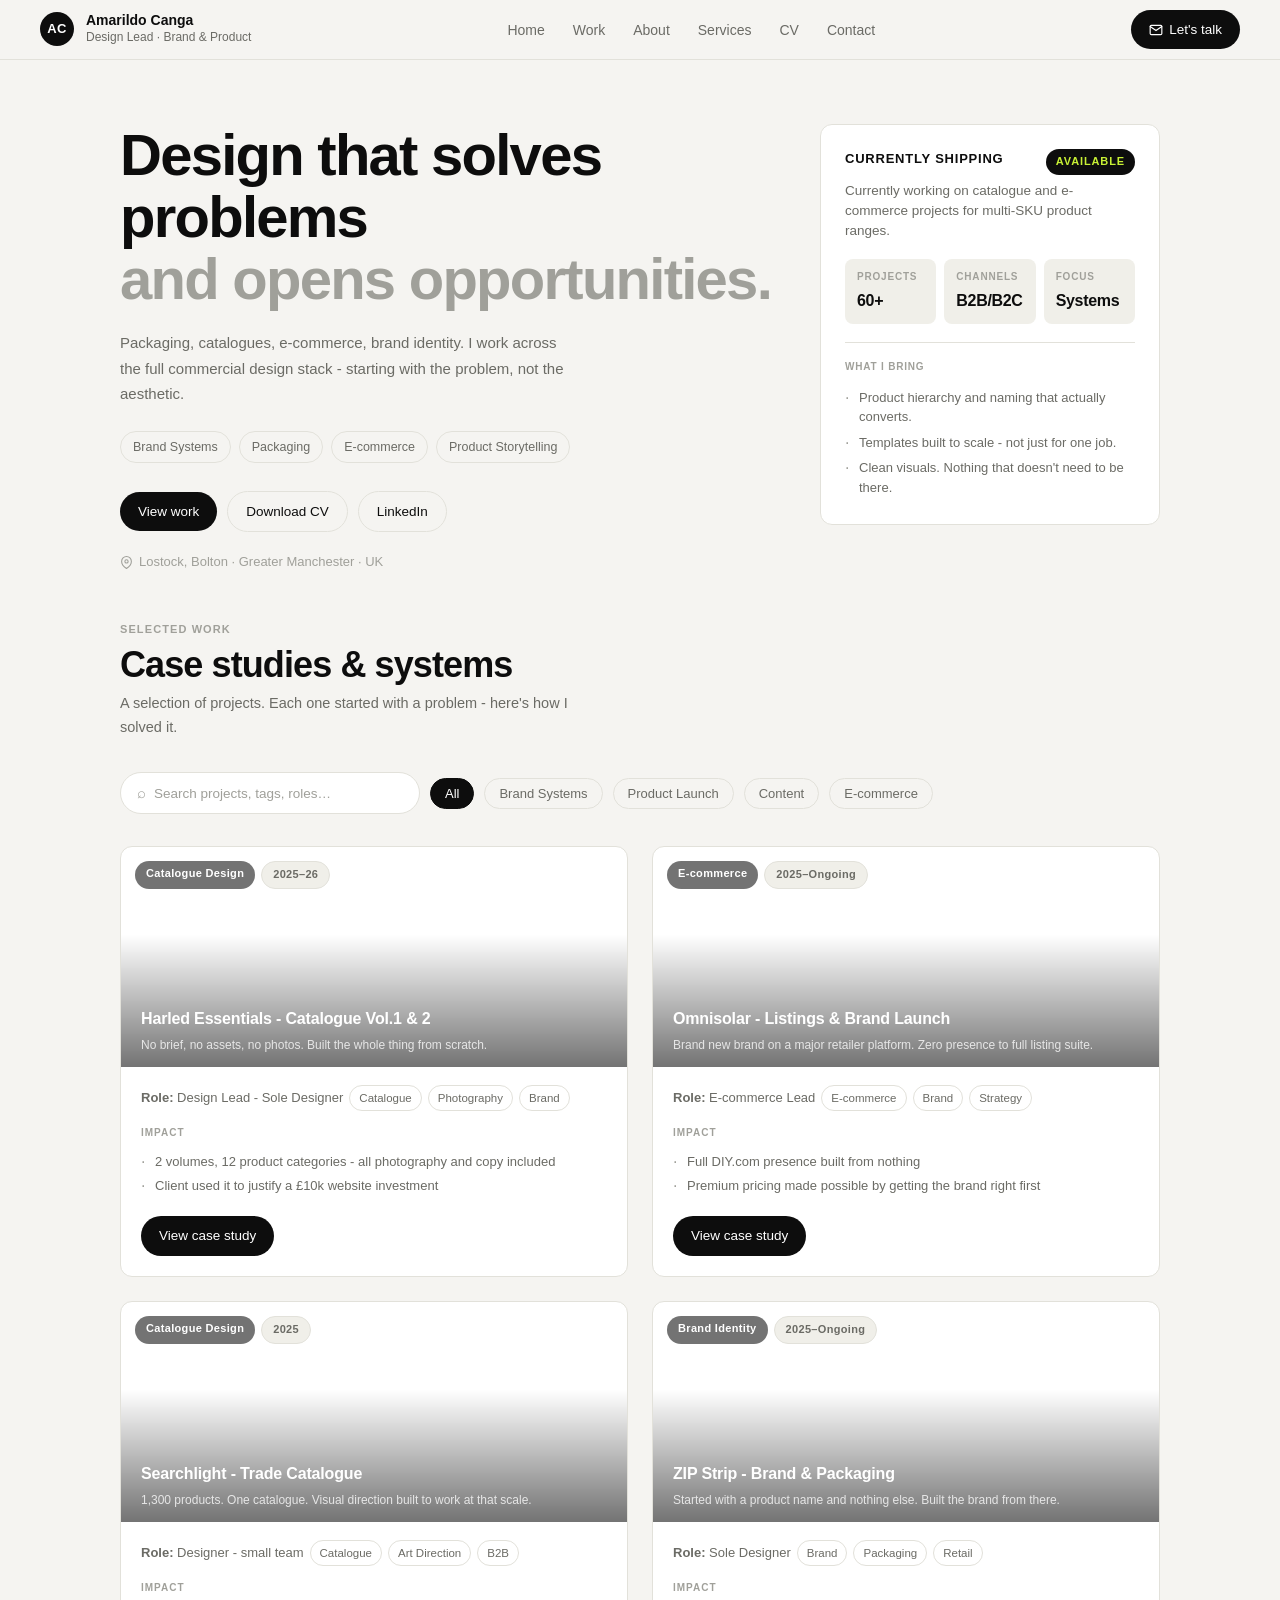
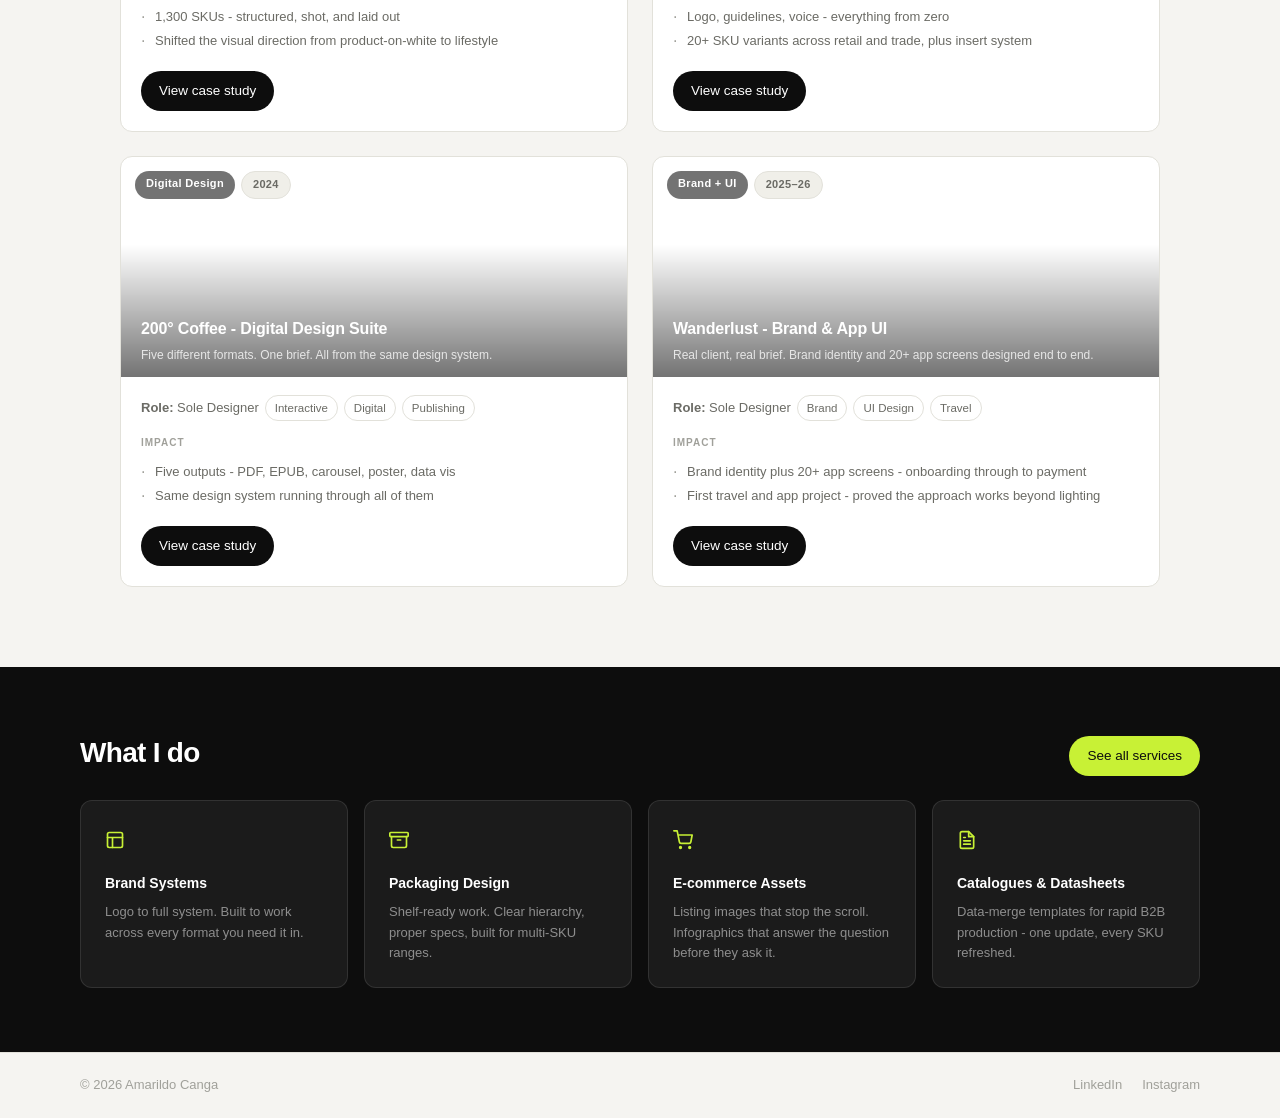
<file: index.html>
<!DOCTYPE html>
<html lang="en">
<head>
<meta charset="UTF-8">
<meta name="viewport" content="width=device-width, initial-scale=1.0">
<title>Amarildo Canga - Design Lead · Brand & Product</title>
<link rel="stylesheet" href="/style.css">
<style>
  .hero {
    max-width: var(--max-w); margin: 0 auto;
    padding: 64px 40px 48px;
    display: grid; grid-template-columns: 1fr 340px; gap: 48px; align-items: start;
  }
  .hero-headline { font-size: clamp(36px,5.5vw,58px); font-weight: 800; line-height: 1.07; letter-spacing: -0.03em; margin-bottom: 20px; }
  .hero-headline .muted { color: var(--gray-400); }
  .hero-sub { color: var(--gray-600); font-size: 15px; max-width: 460px; margin-bottom: 24px; line-height: 1.7; }
  .tag-row { display: flex; flex-wrap: wrap; gap: 8px; margin-bottom: 28px; }
  .cta-row { display: flex; flex-wrap: wrap; align-items: center; gap: 10px; margin-bottom: 20px; }
  .location { font-size: 13px; color: var(--gray-400); }

  .avail-card { background: var(--white); border: 1px solid var(--gray-200); border-radius: var(--radius); padding: 24px; animation: fadeUp 0.6s ease 0.2s both; }
  .avail-header { display: flex; justify-content: space-between; align-items: flex-start; margin-bottom: 6px; }
  .avail-header h3 { font-size: 13px; font-weight: 700; text-transform: uppercase; letter-spacing: 0.06em; }
  .badge-available { background: var(--black); color: var(--accent); font-size: 11px; font-weight: 700; padding: 4px 10px; border-radius: var(--radius-pill); text-transform: uppercase; letter-spacing: 0.08em; }
  .avail-desc { font-size: 13.5px; color: var(--gray-600); margin-bottom: 18px; line-height: 1.5; }
  .stats-row { display: grid; grid-template-columns: repeat(3,1fr); gap: 8px; margin-bottom: 18px; }
  .stat-box { background: var(--gray-100); border-radius: var(--radius-sm); padding: 10px 12px; }
  .stat-label { font-size: 10px; text-transform: uppercase; letter-spacing: 0.08em; color: var(--gray-400); font-weight: 600; margin-bottom: 3px; }
  .stat-value { font-size: 16px; font-weight: 800; color: var(--black); letter-spacing: -0.02em; }
  .wib { border-top: 1px solid var(--gray-200); padding-top: 16px; }
  .wib p { font-size: 10px; text-transform: uppercase; letter-spacing: 0.08em; color: var(--gray-400); font-weight: 600; margin-bottom: 10px; }
  .wib ul { list-style: none; }
  .wib li { font-size: 13px; color: var(--gray-600); padding: 3px 0 3px 14px; position: relative; line-height: 1.5; }
  .wib li::before { content: '·'; position: absolute; left: 0; color: var(--gray-400); font-size: 16px; line-height: 1.3; }

  .work-section { max-width: var(--max-w); margin: 0 auto; padding: 0 40px 80px; }
  .filter-bar { display: flex; align-items: center; gap: 10px; flex-wrap: wrap; margin-bottom: 32px; }
  .filter-search { display: flex; align-items: center; gap: 8px; background: var(--white); border: 1.5px solid var(--gray-200); border-radius: var(--radius-pill); padding: 8px 16px; flex: 1; max-width: 300px; transition: border-color 0.2s; }
  .filter-search:focus-within { border-color: var(--black); }
  .filter-search input { border: none; outline: none; background: transparent; font-family: var(--font); font-size: 13.5px; color: var(--black); width: 100%; }
  .filter-search input::placeholder { color: var(--gray-400); }
  .filter-btn { padding: 7px 14px; border-radius: var(--radius-pill); border: 1.5px solid var(--gray-200); background: transparent; font-family: var(--font); font-size: 13px; color: var(--gray-600); cursor: pointer; transition: all 0.18s; }
  .filter-btn:hover { border-color: var(--black); color: var(--black); }
  .filter-btn.active { background: var(--black); color: var(--white); border-color: var(--black); }

  .grid { display: grid; grid-template-columns: repeat(2,1fr); gap: 24px; }
  .card { background: var(--white); border: 1px solid var(--gray-200); border-radius: var(--radius); overflow: hidden; transition: transform 0.25s, box-shadow 0.25s; }
  .card:hover { transform: translateY(-3px); box-shadow: 0 12px 40px rgba(0,0,0,0.1); }
  .card-img-wrap { position: relative; height: 220px; overflow: hidden; }
  .card-img-inner { width: 100%; height: 100%; display: block; transition: transform 0.4s ease; }
  .card:hover .card-img-inner { transform: scale(1.03); }
  .card-img-overlay { position: absolute; inset: 0; background: linear-gradient(to bottom, transparent 40%, rgba(0,0,0,0.55) 100%); }
  .card-img-title { position: absolute; bottom: 38px; left: 20px; right: 20px; color: var(--white); font-size: 16px; font-weight: 700; letter-spacing: -0.01em; line-height: 1.25; }
  .card-img-sub { position: absolute; bottom: 0; left: 20px; right: 20px; color: rgba(255,255,255,0.78); font-size: 12px; line-height: 1.35; padding-bottom: 14px; max-height: 34px; overflow: hidden; }
  .card-tag-row { position: absolute; top: 14px; left: 14px; display: flex; gap: 6px; }
  .card-body { padding: 18px 20px 20px; }
  .card-role-row { display: flex; align-items: center; flex-wrap: wrap; gap: 6px; margin-bottom: 14px; }
  .card-role { font-size: 13px; color: var(--gray-600); }
  .role-tag { font-size: 11.5px; padding: 3px 9px; border: 1px solid var(--gray-200); border-radius: var(--radius-pill); color: var(--gray-600); }
  .impact-label { font-size: 10px; text-transform: uppercase; letter-spacing: 0.1em; color: var(--gray-400); font-weight: 600; margin-bottom: 8px; }
  .impact-list { list-style: none; margin-bottom: 18px; }
  .impact-list li { font-size: 13px; color: var(--gray-600); padding: 2.5px 0 2.5px 14px; position: relative; line-height: 1.5; }
  .impact-list li::before { content: '·'; position: absolute; left: 0; color: var(--gray-400); font-size: 16px; line-height: 1.3; }
  .card-actions { display: flex; gap: 10px; }

  .services-teaser { background: var(--black); padding: 64px 40px; }
  .services-teaser-inner { max-width: var(--max-w); margin: 0 auto; }
  .teaser-heading { display: flex; justify-content: space-between; align-items: flex-end; margin-bottom: 24px; }
  .teaser-heading h2 { font-size: 28px; font-weight: 800; color: var(--white); letter-spacing: -0.025em; }
  .service-tiles { display: grid; grid-template-columns: repeat(4,1fr); gap: 16px; }
  .service-tile { background: rgba(255,255,255,0.06); border: 1px solid rgba(255,255,255,0.1); border-radius: var(--radius); padding: 24px; transition: background 0.2s; }
  .service-tile:hover { background: rgba(255,255,255,0.1); }
  .service-icon { font-size: 22px; margin-bottom: 12px; }
  .service-tile h3 { font-size: 14px; font-weight: 700; color: var(--white); margin-bottom: 8px; }
  .service-tile p { font-size: 13px; color: rgba(255,255,255,0.5); line-height: 1.55; }

  @media (max-width: 900px) {
    .hero { grid-template-columns: 1fr; padding: 40px 20px 32px; }
    .grid { grid-template-columns: 1fr; }
    .work-section { padding: 0 20px 60px; }
    .services-teaser { padding: 48px 20px; }
    .service-tiles { grid-template-columns: 1fr 1fr; }
    .teaser-heading { flex-direction: column; align-items: flex-start; gap: 14px; }
  }
  @media (max-width: 580px) {
    .service-tiles { grid-template-columns: 1fr; }
  }
  @media (max-width: 480px) {
    .card-img-wrap { height: auto; min-height: 260px; }
    .card-img-title {
      position: static;
      color: var(--black);
      font-size: 16px;
      padding: 14px 16px 4px;
    }
    .card-img-sub {
      position: static;
      color: var(--gray-600);
      font-size: 12px;
      padding: 0 16px 14px;
    }
    .card-img-overlay { display: none; }
    .card-img-inner { height: 200px; display: block; }
  }
</style>
</head>
<body>

<div class="menu-overlay" id="menuOverlay"></div>
<div class="mobile-menu" id="mobileMenu">
  <button class="mobile-menu-close" id="menuClose">&#x2715;</button>
  <a href="/">Home</a>
  <div class="mobile-work-group">
    <a href="/work" class="mobile-work-parent">Work</a>
    <div class="mobile-submenu">
      <a href="/harled">Harled Essentials</a>
      <a href="/omnisolar">Omnisolar</a>
      <a href="/searchlight">Searchlight</a>
      <a href="/zipstrip">ZIP Strip</a>
      <a href="/coffee">200&#xB0; Coffee</a>
      <a href="/wanderlust">Wanderlust</a>
    </div>
  </div>
  <a href="/about">About</a>
  <a href="/services">Services</a>
  <a href="/cv">CV</a>
  <a href="/contact">Contact</a>
  <a href="/contact" class="mobile-cta">Let&#x2019;s talk</a>
</div>
<nav>
  <a href="/" class="nav-logo">
    <div class="nav-avatar">AC</div>
    <div><div class="nav-name">Amarildo Canga</div><div class="nav-title">Design Lead · Brand & Product</div></div>
  </a>
    <ul class="nav-links">
    <li><a href="/">Home</a></li>
    <li><a href="/work">Work</a></li>
    <li><a href="/about">About</a></li>
    <li><a href="/services">Services</a></li>
    <li><a href="/cv">CV</a></li>
    <li><a href="/contact">Contact</a></li>
  </ul>
  <a href="/contact" class="btn-pill nav-cta"><svg width="14" height="14" viewBox="0 0 24 24" fill="none" stroke="currentColor" stroke-width="2" stroke-linecap="round" stroke-linejoin="round"><path d="M4 4h16c1.1 0 2 .9 2 2v12c0 1.1-.9 2-2 2H4c-1.1 0-2-.9-2-2V6c0-1.1.9-2 2-2z"/><polyline points="22,6 12,13 2,6"/></svg> Let's talk </a>
<button class="burger" id="burger" aria-label="Menu"><span></span><span></span><span></span></button>
</nav>

<section class="hero">
  <div>
    <h1 class="hero-headline fade-up" style="animation-delay:.05s">Design that solves problems<br><span class="muted">and opens opportunities.</span></h1>
    <p class="hero-sub fade-up" style="animation-delay:.12s">Packaging, catalogues, e-commerce, brand identity. I work across the full commercial design stack - starting with the problem, not the aesthetic.</p>
    <div class="tag-row fade-up" style="animation-delay:.18s">
      <span class="tag">Brand Systems</span><span class="tag">Packaging</span><span class="tag">E-commerce</span><span class="tag">Product Storytelling</span>
    </div>
    <div class="cta-row fade-up" style="animation-delay:.24s">
      <a href="#work" class="btn-pill">View work </a>
      <a href="/cv" class="btn-pill outline">Download CV </a>
      <a href="https://uk.linkedin.com/in/amarildo-canga-2a92a843" target="_blank" class="btn-pill outline">LinkedIn </a>
    </div>
    <p class="location fade-up" style="animation-delay:.3s;display:flex;align-items:center;gap:6px;"><svg width="13" height="13" viewBox="0 0 24 24" fill="none" stroke="currentColor" stroke-width="2" stroke-linecap="round" stroke-linejoin="round"><path d="M21 10c0 7-9 13-9 13s-9-6-9-13a9 9 0 0118 0z"/><circle cx="12" cy="10" r="3"/></svg> Lostock, Bolton · Greater Manchester · UK</p>
  </div>
  <div class="avail-card">
    <div class="avail-header"><h3>Currently shipping</h3><span class="badge-available">Available</span></div>
    <p class="avail-desc">Currently working on catalogue and e-commerce projects for multi-SKU product ranges.</p>
    <div class="stats-row">
      <div class="stat-box"><div class="stat-label">Projects</div><div class="stat-value">60+</div></div>
      <div class="stat-box"><div class="stat-label">Channels</div><div class="stat-value">B2B/B2C</div></div>
      <div class="stat-box"><div class="stat-label">Focus</div><div class="stat-value">Systems</div></div>
    </div>
    <div class="wib">
      <p>What I Bring</p>
      <ul>
        <li>Product hierarchy and naming that actually converts.</li>
        <li>Templates built to scale - not just for one job.</li>
        <li>Clean visuals. Nothing that doesn't need to be there.</li>
      </ul>
    </div>
  </div>
</section>

<section id="work" class="work-section">
  <div class="section-label">Selected Work</div>
  <h2 class="section-title">Case studies &amp; systems</h2>
  <p class="section-sub">A selection of projects. Each one started with a problem - here's how I solved it.</p>
  <div class="filter-bar">
    <div class="filter-search">
      <span style="color:var(--gray-400)">⌕</span>
      <input type="text" id="searchInput" placeholder="Search projects, tags, roles…" oninput="filterCards()">
    </div>
    <button class="filter-btn active" onclick="setFilter(this,'all')">All</button>
    <button class="filter-btn" onclick="setFilter(this,'brand-systems')">Brand Systems</button>
    <button class="filter-btn" onclick="setFilter(this,'product-launch')">Product Launch</button>
    <button class="filter-btn" onclick="setFilter(this,'content')">Content</button>
    <button class="filter-btn" onclick="setFilter(this,'e-commerce')">E-commerce</button>
  </div>
  <div class="grid" id="projectGrid">
    <div class="card reveal" data-tags="brand-systems catalogues b2b photography" data-title="Harled Essentials Catalogue">
      <div class="card-img-wrap">
        <div class="card-tag-row"><span class="chip chip-dark">Catalogue Design</span><span class="chip chip-light">2025–26</span></div>
        <div class="ph-led card-img-inner"></div>
        <div class="card-img-overlay"></div>
        <div class="card-img-title">Harled Essentials - Catalogue Vol.1 &amp; 2</div>
        <div class="card-img-sub">No brief, no assets, no photos. Built the whole thing from scratch.</div>
      </div>
      <div class="card-body">
        <div class="card-role-row"><span class="card-role"><strong>Role:</strong> Design Lead - Sole Designer</span><span class="role-tag">Catalogue</span><span class="role-tag">Photography</span><span class="role-tag">Brand</span></div>
        <div class="impact-label">Impact</div>
        <ul class="impact-list"><li>2 volumes, 12 product categories - all photography and copy included</li><li>Client used it to justify a £10k website investment</li></ul>
        <div class="card-actions"><a href="/harled" class="btn-pill">View case study </a></div>
      </div>
    </div>
    <div class="card reveal" data-tags="e-commerce product-launch brand" data-title="Omnisolar DIY.com Listings">
      <div class="card-img-wrap">
        <div class="card-tag-row"><span class="chip chip-dark">E-commerce</span><span class="chip chip-light">2025–Ongoing</span></div>
        <div class="ph-solar card-img-inner"></div>
        <div class="card-img-overlay"></div>
        <div class="card-img-title">Omnisolar - Listings &amp; Brand Launch</div>
        <div class="card-img-sub">Brand new brand on a major retailer platform. Zero presence to full listing suite.</div>
      </div>
      <div class="card-body">
        <div class="card-role-row"><span class="card-role"><strong>Role:</strong> E-commerce Lead</span><span class="role-tag">E-commerce</span><span class="role-tag">Brand</span><span class="role-tag">Strategy</span></div>
        <div class="impact-label">Impact</div>
        <ul class="impact-list"><li>Full DIY.com presence built from nothing</li><li>Premium pricing made possible by getting the brand right first</li></ul>
        <div class="card-actions"><a href="/omnisolar" class="btn-pill">View case study </a></div>
      </div>
    </div>
    <div class="card reveal" data-tags="catalogues brand-systems b2b photography" data-title="Searchlight Trade Catalogue">
      <div class="card-img-wrap">
        <div class="card-tag-row"><span class="chip chip-dark">Catalogue Design</span><span class="chip chip-light">2025</span></div>
        <div class="ph-social card-img-inner"></div>
        <div class="card-img-overlay"></div>
        <div class="card-img-title">Searchlight - Trade Catalogue</div>
        <div class="card-img-sub">1,300 products. One catalogue. Visual direction built to work at that scale.</div>
      </div>
      <div class="card-body">
        <div class="card-role-row"><span class="card-role"><strong>Role:</strong> Designer - small team</span><span class="role-tag">Catalogue</span><span class="role-tag">Art Direction</span><span class="role-tag">B2B</span></div>
        <div class="impact-label">Impact</div>
        <ul class="impact-list"><li>1,300 SKUs - structured, shot, and laid out</li><li>Shifted the visual direction from product-on-white to lifestyle</li></ul>
        <div class="card-actions"><a href="/searchlight" class="btn-pill">View case study </a></div>
      </div>
    </div>
    <div class="card reveal" data-tags="brand-systems packaging retail" data-title="ZIP Strip Brand and Packaging">
      <div class="card-img-wrap">
        <div class="card-tag-row"><span class="chip chip-dark">Brand Identity</span><span class="chip chip-light">2025–Ongoing</span></div>
        <div class="ph-halo card-img-inner"></div>
        <div class="card-img-overlay"></div>
        <div class="card-img-title">ZIP Strip - Brand &amp; Packaging</div>
        <div class="card-img-sub">Started with a product name and nothing else. Built the brand from there.</div>
      </div>
      <div class="card-body">
        <div class="card-role-row"><span class="card-role"><strong>Role:</strong> Sole Designer</span><span class="role-tag">Brand</span><span class="role-tag">Packaging</span><span class="role-tag">Retail</span></div>
        <div class="impact-label">Impact</div>
        <ul class="impact-list"><li>Logo, guidelines, voice - everything from zero</li><li>20+ SKU variants across retail and trade, plus insert system</li></ul>
        <div class="card-actions"><a href="/zipstrip" class="btn-pill">View case study </a></div>
      </div>
    </div>
    <div class="card reveal" data-tags="digital-design interactive publishing" data-title="200 Degrees Coffee Digital Suite">
      <div class="card-img-wrap">
        <div class="card-tag-row"><span class="chip chip-dark">Digital Design</span><span class="chip chip-light">2024</span></div>
        <div class="ph-200 card-img-inner"></div>
        <div class="card-img-overlay"></div>
        <div class="card-img-title">200&deg; Coffee - Digital Design Suite</div>
        <div class="card-img-sub">Five different formats. One brief. All from the same design system.</div>
      </div>
      <div class="card-body">
        <div class="card-role-row"><span class="card-role"><strong>Role:</strong> Sole Designer</span><span class="role-tag">Interactive</span><span class="role-tag">Digital</span><span class="role-tag">Publishing</span></div>
        <div class="impact-label">Impact</div>
        <ul class="impact-list"><li>Five outputs - PDF, EPUB, carousel, poster, data vis</li><li>Same design system running through all of them</li></ul>
        <div class="card-actions"><a href="/coffee" class="btn-pill">View case study </a></div>
      </div>
    </div>
    <div class="card reveal" data-tags="brand-systems ui-design travel" data-title="Wanderlust Brand and App UI">
      <div class="card-img-wrap">
        <div class="card-tag-row"><span class="chip chip-dark">Brand + UI</span><span class="chip chip-light">2025–26</span></div>
        <div class="ph-wander card-img-inner"></div>
        <div class="card-img-overlay"></div>
        <div class="card-img-title">Wanderlust - Brand &amp; App UI</div>
        <div class="card-img-sub">Real client, real brief. Brand identity and 20+ app screens designed end to end.</div>
      </div>
      <div class="card-body">
        <div class="card-role-row"><span class="card-role"><strong>Role:</strong> Sole Designer</span><span class="role-tag">Brand</span><span class="role-tag">UI Design</span><span class="role-tag">Travel</span></div>
        <div class="impact-label">Impact</div>
        <ul class="impact-list"><li>Brand identity plus 20+ app screens - onboarding through to payment</li><li>First travel and app project - proved the approach works beyond lighting</li></ul>
        <div class="card-actions"><a href="/wanderlust" class="btn-pill">View case study </a></div>
      </div>
    </div>
  </div>
</section>

<div class="services-teaser">
  <div class="services-teaser-inner">
    <div class="teaser-heading">
      <h2>What I do</h2>
      <a href="/services" class="btn-pill accent">See all services </a>
    </div>
    <div class="service-tiles">
      <div class="service-tile reveal"><div class="service-icon" style="color:var(--accent);"><svg width="20" height="20" viewBox="0 0 24 24" fill="none" stroke="currentColor" stroke-width="2" stroke-linecap="round" stroke-linejoin="round"><rect x="3" y="3" width="18" height="18" rx="2"/><path d="M3 9h18M9 21V9"/></svg></div><h3>Brand Systems</h3><p>Logo to full system. Built to work across every format you need it in.</p></div>
      <div class="service-tile reveal"><div class="service-icon" style="color:var(--accent);"><svg width="20" height="20" viewBox="0 0 24 24" fill="none" stroke="currentColor" stroke-width="2" stroke-linecap="round" stroke-linejoin="round"><path d="M21 8V19a2 2 0 01-2 2H5a2 2 0 01-2-2V8"/><rect x="1" y="3" width="22" height="5" rx="1"/><path d="M10 12h4"/></svg></div><h3>Packaging Design</h3><p>Shelf-ready work. Clear hierarchy, proper specs, built for multi-SKU ranges.</p></div>
      <div class="service-tile reveal"><div class="service-icon" style="color:var(--accent);"><svg width="20" height="20" viewBox="0 0 24 24" fill="none" stroke="currentColor" stroke-width="2" stroke-linecap="round" stroke-linejoin="round"><circle cx="9" cy="21" r="1"/><circle cx="20" cy="21" r="1"/><path d="M1 1h4l2.68 13.39a2 2 0 002 1.61h9.72a2 2 0 002-1.61L23 6H6"/></svg></div><h3>E-commerce Assets</h3><p>Listing images that stop the scroll. Infographics that answer the question before they ask it.</p></div>
      <div class="service-tile reveal"><div class="service-icon" style="color:var(--accent);"><svg width="20" height="20" viewBox="0 0 24 24" fill="none" stroke="currentColor" stroke-width="2" stroke-linecap="round" stroke-linejoin="round"><path d="M14 2H6a2 2 0 00-2 2v16a2 2 0 002 2h12a2 2 0 002-2V8z"/><polyline points="14 2 14 8 20 8"/><line x1="16" y1="13" x2="8" y2="13"/><line x1="16" y1="17" x2="8" y2="17"/><polyline points="10 9 9 9 8 9"/></svg></div><h3>Catalogues & Datasheets</h3><p>Data-merge templates for rapid B2B production - one update, every SKU refreshed.</p></div>
    </div>
  </div>
</div>

<footer>
  <div class="footer-inner">
    <span class="footer-copy">© 2026 Amarildo Canga</span>
    <div class="footer-links">
      <a href="https://uk.linkedin.com/in/amarildo-canga-2a92a843" target="_blank">LinkedIn</a>
      <a href="https://www.instagram.com/amarildo.design/" target="_blank">Instagram</a>
    </div>
  </div>
</footer>

<script>
  let currentFilter = 'all';
  function setFilter(btn, filter) {
    currentFilter = filter;
    document.querySelectorAll('.filter-btn').forEach(b => b.classList.remove('active'));
    btn.classList.add('active');
    filterCards();
  }
  function filterCards() {
    const q = document.getElementById('searchInput').value.toLowerCase();
    document.querySelectorAll('#projectGrid .card').forEach(card => {
      const tags = card.dataset.tags || '';
      const title = card.dataset.title.toLowerCase();
      const ok = (currentFilter === 'all' || tags.includes(currentFilter)) && (!q || title.includes(q) || tags.includes(q));
      card.style.display = ok ? '' : 'none';
    });
  }
  const obs = new IntersectionObserver(entries => {
    entries.forEach(e => { if (e.isIntersecting) { e.target.classList.add('visible'); obs.unobserve(e.target); }});
  }, { threshold: 0.08 });
  document.querySelectorAll('.reveal').forEach(el => obs.observe(el));
</script>


<script>
(function() {
  (function() {
  var burger = document.getElementById('burger');
  var menu = document.getElementById('mobileMenu');
  var overlay = document.getElementById('menuOverlay');
  var closeBtn = document.getElementById('menuClose');
  function openMenu() { menu.classList.add('open'); overlay.classList.add('open'); burger.classList.add('open'); document.body.style.overflow = 'hidden'; }
  function closeMenu() { menu.classList.remove('open'); overlay.classList.remove('open'); burger.classList.remove('open'); document.body.style.overflow = ''; }
  if (burger) burger.addEventListener('click', openMenu);
  if (closeBtn) closeBtn.addEventListener('click', closeMenu);
  if (overlay) overlay.addEventListener('click', closeMenu);
})();
})();
</script>
</body>
</html>
</file>
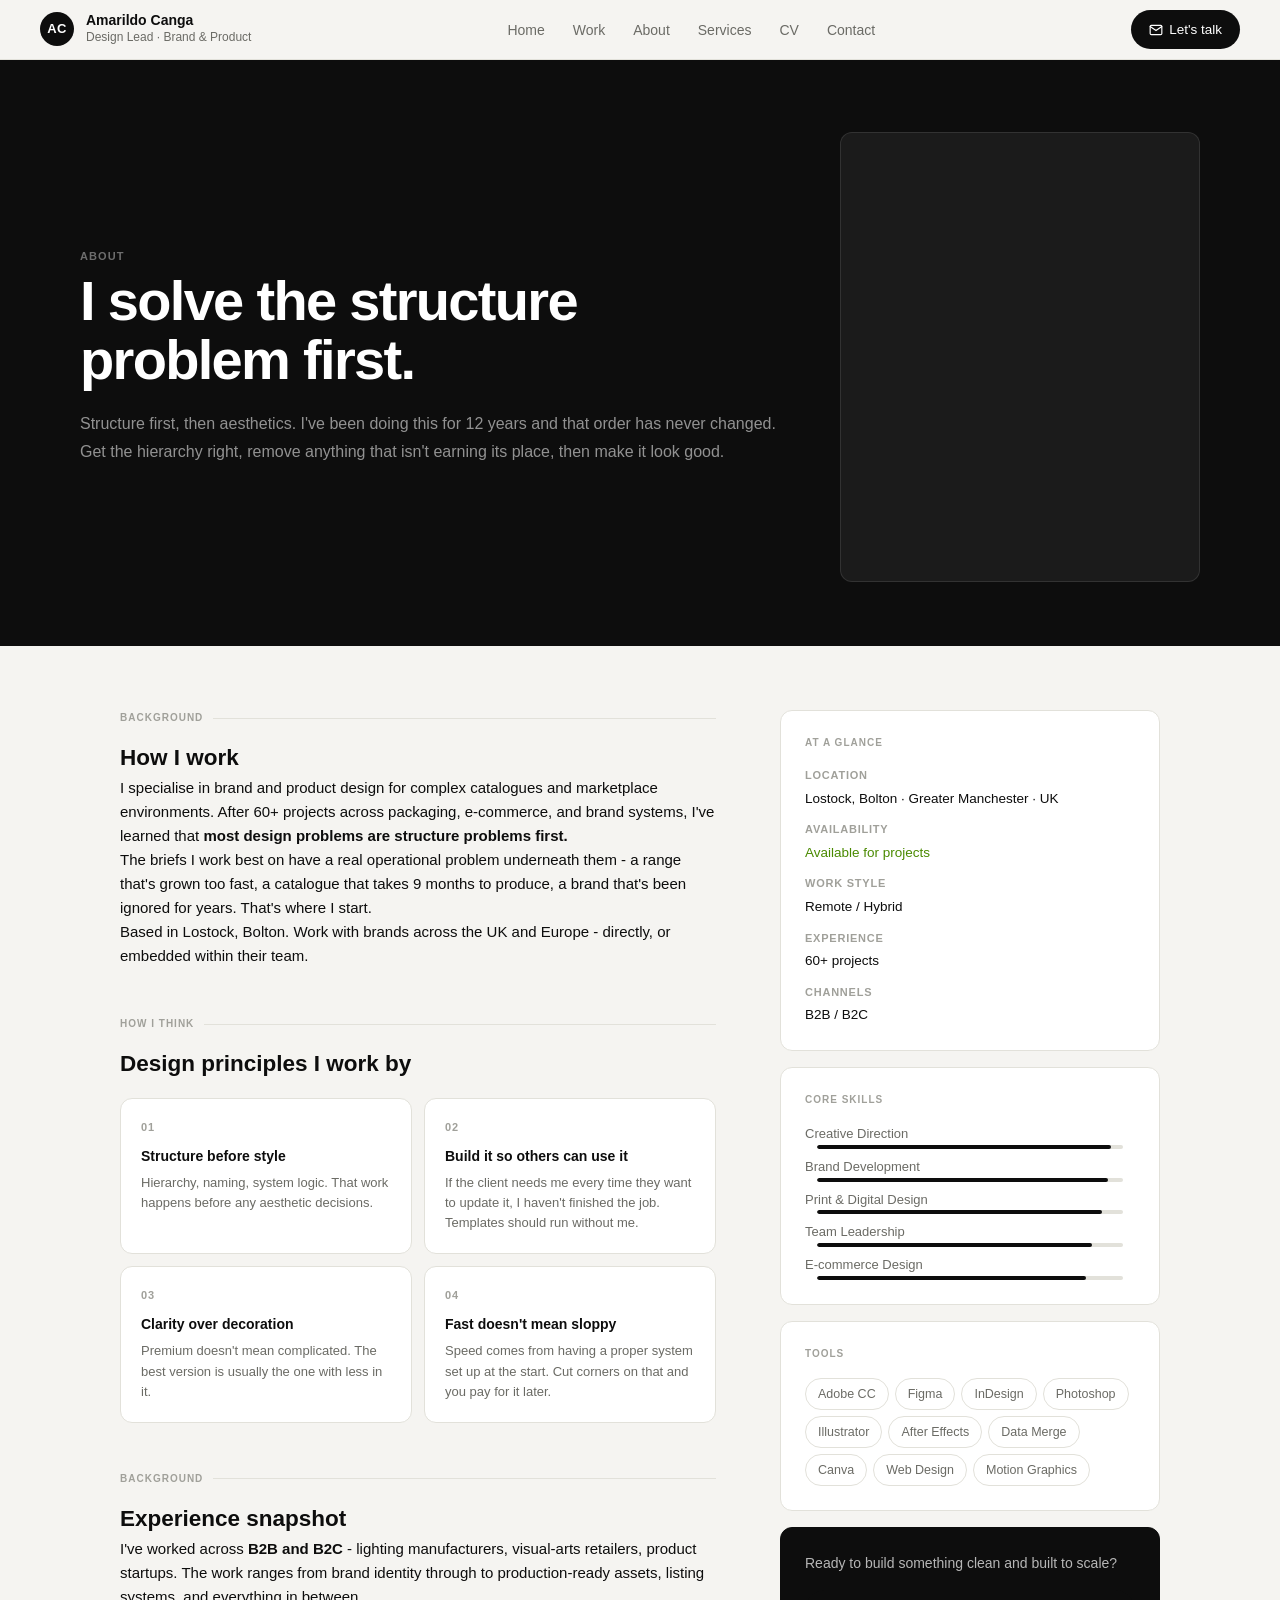
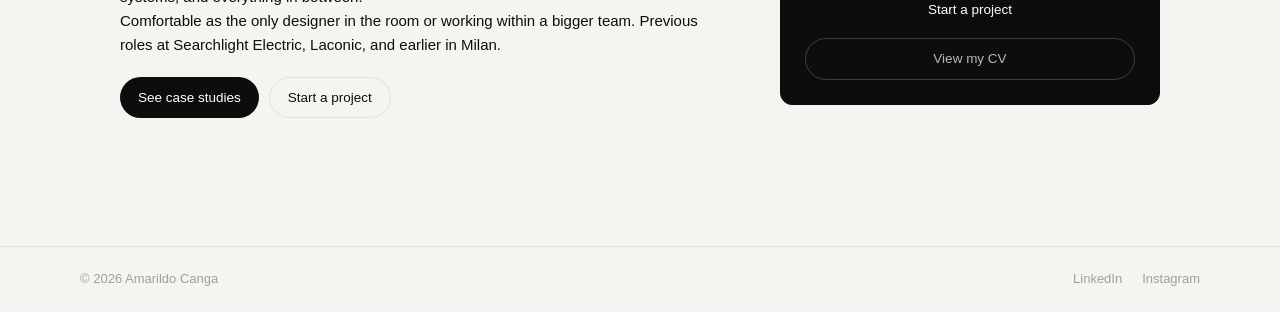
<file: about.html>
<!DOCTYPE html>
<html lang="en">
<head>
<meta charset="UTF-8">
<meta name="viewport" content="width=device-width, initial-scale=1.0">
<title>About - Amarildo Canga</title>
<link rel="stylesheet" href="/style.css">
<style>
  .about-hero { background: var(--black); padding: 72px 40px 64px; }
  .about-hero-inner { max-width: var(--max-w); margin: 0 auto; display: grid; grid-template-columns: 1fr 360px; gap: 64px; align-items: center; }
  .about-hero h1 { font-size: clamp(38px,5vw,56px); font-weight: 800; color: var(--white); letter-spacing: -0.03em; line-height: 1.05; margin-bottom: 20px; }
  .about-hero p { font-size: 16px; color: rgba(255,255,255,0.55); line-height: 1.75; font-weight: 300; }
  .about-hero-img { background: rgba(255,255,255,0.06); border: 1px solid rgba(255,255,255,0.1); border-radius: var(--radius); aspect-ratio: 4/5; max-height: 480px; display: flex; align-items: center; justify-content: center; color: rgba(255,255,255,0.2); font-size: 13px; font-style: italic; overflow: hidden; }

  .about-body { max-width: var(--max-w); margin: 0 auto; padding: 64px 40px 80px; display: grid; grid-template-columns: 1fr 380px; gap: 64px; align-items: start; }

  .prose h2 { font-size: 24px; font-weight: 800; letter-spacing: -0.02em; margin-bottom: 14px; line-height: 1.2; }
  .prose p { font-size: 15px; color: var(--gray-600); line-height: 1.8; margin-bottom: 16px; }
  .prose p strong { color: var(--black); font-weight: 600; }
  .prose-section { margin-bottom: 48px; }

  .block-label { font-size: 10px; text-transform: uppercase; letter-spacing: 0.1em; color: var(--gray-400); font-weight: 600; margin-bottom: 14px; display: flex; align-items: center; gap: 10px; }
  .block-label::after { content: ''; flex: 1; height: 1px; background: var(--gray-200); }

  .values-grid { display: grid; grid-template-columns: 1fr 1fr; gap: 12px; margin-top: 16px; }
  .value-card { background: var(--white); border: 1px solid var(--gray-200); border-radius: var(--radius); padding: 20px; }
  .value-num { font-size: 11px; font-weight: 700; color: var(--gray-400); text-transform: uppercase; letter-spacing: 0.08em; margin-bottom: 8px; }
  .value-title { font-size: 14px; font-weight: 700; margin-bottom: 6px; }
  .value-desc { font-size: 13px; color: var(--gray-600); line-height: 1.55; }

  /* Sidebar */
  .about-sidebar { position: sticky; top: 80px; display: flex; flex-direction: column; gap: 16px; }
  .info-card { background: var(--white); border: 1px solid var(--gray-200); border-radius: var(--radius); padding: 24px; }
  .info-card-label { font-size: 10px; text-transform: uppercase; letter-spacing: 0.1em; color: var(--gray-400); font-weight: 600; margin-bottom: 16px; }
  .info-row { display: flex; flex-direction: column; gap: 12px; }
  .info-item-label { font-size: 11px; text-transform: uppercase; letter-spacing: 0.07em; color: var(--gray-400); font-weight: 600; margin-bottom: 3px; }
  .info-item-value { font-size: 13.5px; font-weight: 500; }
  .skills-list { list-style: none; display: flex; flex-direction: column; gap: 8px; }
  .skill-row { display: flex; align-items: center; justify-content: space-between; }
  .skill-name { font-size: 13px; color: var(--gray-600); }
  .skill-bar { flex: 1; height: 4px; background: var(--gray-200); border-radius: 2px; margin: 0 12px; overflow: hidden; }
  .skill-fill { height: 100%; background: var(--black); border-radius: 2px; transition: width 1s ease; width: 0; }
  .skill-fill.loaded { }
  .tool-tags { display: flex; flex-wrap: wrap; gap: 6px; margin-top: 4px; }

  @media (max-width: 900px) {
    .about-hero { padding: 48px 20px; }
    .about-hero-inner { grid-template-columns: 1fr; gap: 32px; }
    .about-body { grid-template-columns: 1fr; padding: 40px 20px 60px; gap: 36px; }
    .about-sidebar { position: static; }
    .values-grid { grid-template-columns: 1fr; }
  }
</style>
</head>
<body>

<div class="menu-overlay" id="menuOverlay"></div>
<div class="mobile-menu" id="mobileMenu">
  <button class="mobile-menu-close" id="menuClose">&#x2715;</button>
  <a href="/">Home</a>
  <div class="mobile-work-group">
    <a href="/work" class="mobile-work-parent">Work</a>
    <div class="mobile-submenu">
      <a href="/harled">Harled Essentials</a>
      <a href="/omnisolar">Omnisolar</a>
      <a href="/searchlight">Searchlight</a>
      <a href="/zipstrip">ZIP Strip</a>
      <a href="/coffee">200&#xB0; Coffee</a>
      <a href="/wanderlust">Wanderlust</a>
    </div>
  </div>
  <a href="/about">About</a>
  <a href="/services">Services</a>
  <a href="/cv">CV</a>
  <a href="/contact">Contact</a>
  <a href="/contact" class="mobile-cta">Let&#x2019;s talk</a>
</div>
<nav>
  <a href="/" class="nav-logo">
    <div class="nav-avatar">AC</div>
    <div><div class="nav-name">Amarildo Canga</div><div class="nav-title">Design Lead · Brand & Product</div></div>
  </a>
    <ul class="nav-links">
    <li><a href="/">Home</a></li>
    <li><a href="/work">Work</a></li>
    <li><a href="/about">About</a></li>
    <li><a href="/services">Services</a></li>
    <li><a href="/cv">CV</a></li>
    <li><a href="/contact">Contact</a></li>
  </ul>
  <a href="/contact" class="btn-pill nav-cta"><svg width="14" height="14" viewBox="0 0 24 24" fill="none" stroke="currentColor" stroke-width="2" stroke-linecap="round" stroke-linejoin="round"><path d="M4 4h16c1.1 0 2 .9 2 2v12c0 1.1-.9 2-2 2H4c-1.1 0-2-.9-2-2V6c0-1.1.9-2 2-2z"/><polyline points="22,6 12,13 2,6"/></svg> Let's talk </a>
<button class="burger" id="burger" aria-label="Menu"><span></span><span></span><span></span></button>
</nav>

<div class="about-hero">
  <div class="about-hero-inner">
    <div class="fade-up">
      <div class="section-label" style="color:rgba(255,255,255,0.4)">About</div>
      <h1>I solve the structure problem first.</h1>
      <p>Structure first, then aesthetics. I've been doing this for 12 years and that order has never changed. Get the hierarchy right, remove anything that isn't earning its place, then make it look good.</p>
    </div>
    <div class="about-hero-img fade-up" style="animation-delay:.15s; background-image:url('https://res.cloudinary.com/dylkbwins/image/upload//Image_800x1000.jpg'); background-size:cover; background-position:center top;"></div>
  </div>
</div>

<div class="about-body">
  <main>
    <div class="prose-section reveal">
      <div class="block-label">Background</div>
      <h2>How I work</h2>
      <p>I specialise in brand and product design for complex catalogues and marketplace environments. After 60+ projects across packaging, e-commerce, and brand systems, I've learned that <strong>most design problems are structure problems first.</strong></p>
      <p>The briefs I work best on have a real operational problem underneath them - a range that's grown too fast, a catalogue that takes 9 months to produce, a brand that's been ignored for years. That's where I start.</p>
      <p>Based in Lostock, Bolton. Work with brands across the UK and Europe - directly, or embedded within their team.</p>
    </div>

    <div class="prose-section reveal">
      <div class="block-label">How I think</div>
      <h2>Design principles I work by</h2>
      <div class="values-grid">
        <div class="value-card">
          <div class="value-num">01</div>
          <div class="value-title">Structure before style</div>
          <div class="value-desc">Hierarchy, naming, system logic. That work happens before any aesthetic decisions.</div>
        </div>
        <div class="value-card">
          <div class="value-num">02</div>
          <div class="value-title">Build it so others can use it</div>
          <div class="value-desc">If the client needs me every time they want to update it, I haven't finished the job. Templates should run without me.</div>
        </div>
        <div class="value-card">
          <div class="value-num">03</div>
          <div class="value-title">Clarity over decoration</div>
          <div class="value-desc">Premium doesn't mean complicated. The best version is usually the one with less in it.</div>
        </div>
        <div class="value-card">
          <div class="value-num">04</div>
          <div class="value-title">Fast doesn't mean sloppy</div>
          <div class="value-desc">Speed comes from having a proper system set up at the start. Cut corners on that and you pay for it later.</div>
        </div>
      </div>
    </div>

    <div class="prose-section reveal">
      <div class="block-label">Background</div>
      <h2>Experience snapshot</h2>
      <p>I've worked across <strong>B2B and B2C</strong> - lighting manufacturers, visual-arts retailers, product startups. The work ranges from brand identity through to production-ready assets, listing systems, and everything in between.</p>
      <p>Comfortable as the only designer in the room or working within a bigger team. Previous roles at Searchlight Electric, Laconic, and earlier in Milan.</p>
      <div style="display:flex;gap:10px;margin-top:20px;flex-wrap:wrap;">
        <a href="/portfolio" class="btn-pill">See case studies </a>
        <a href="/contact" class="btn-pill outline">Start a project</a>
      </div>
    </div>
  </main>

  <aside class="about-sidebar">
    <div class="info-card reveal">
      <div class="info-card-label">At a glance</div>
      <div class="info-row">
        <div><div class="info-item-label">Location</div><div class="info-item-value">Lostock, Bolton · Greater Manchester · UK</div></div>
        <div><div class="info-item-label">Availability</div><div class="info-item-value" style="color:#4a8a00">Available for projects</div></div>
        <div><div class="info-item-label">Work style</div><div class="info-item-value">Remote / Hybrid</div></div>
        <div><div class="info-item-label">Experience</div><div class="info-item-value">60+ projects</div></div>
        <div><div class="info-item-label">Channels</div><div class="info-item-value">B2B / B2C</div></div>
      </div>
    </div>

    <div class="info-card reveal">
      <div class="info-card-label">Core skills</div>
      <ul class="skills-list">
        <li><div class="skill-row"><span class="skill-name">Creative Direction</span></div><div class="skill-bar"><div class="skill-fill" data-width="96"></div></div></li>
        <li><div class="skill-row"><span class="skill-name">Brand Development</span></div><div class="skill-bar"><div class="skill-fill" data-width="95"></div></div></li>
        <li><div class="skill-row"><span class="skill-name">Print &amp; Digital Design</span></div><div class="skill-bar"><div class="skill-fill" data-width="93"></div></div></li>
        <li><div class="skill-row"><span class="skill-name">Team Leadership</span></div><div class="skill-bar"><div class="skill-fill" data-width="90"></div></div></li>
        <li><div class="skill-row"><span class="skill-name">E-commerce Design</span></div><div class="skill-bar"><div class="skill-fill" data-width="88"></div></div></li>
      </ul>
    </div>

    <div class="info-card reveal">
      <div class="info-card-label">Tools</div>
      <div class="tool-tags">
        <span class="tag">Adobe CC</span>
        <span class="tag">Figma</span>
        <span class="tag">InDesign</span>
        <span class="tag">Photoshop</span>
        <span class="tag">Illustrator</span>
        <span class="tag">After Effects</span>
        <span class="tag">Data Merge</span>
        <span class="tag">Canva</span>
        <span class="tag">Web Design</span>
        <span class="tag">Motion Graphics</span>
      </div>
    </div>

    <div class="info-card reveal" style="background:var(--black);border-color:var(--black);">
      <p style="font-size:14px;color:rgba(255,255,255,0.7);line-height:1.6;margin-bottom:16px;">Ready to build something clean and built to scale?</p>
      <div style="display:flex;flex-direction:column;gap:8px;">
        <a href="/contact" class="btn-pill" style="justify-content:center;">Start a project </a>
        <a href="/cv" class="btn-pill outline" style="justify-content:center;border-color:rgba(255,255,255,0.2);color:rgba(255,255,255,0.7);">View my CV</a>
      </div>
    </div>
  </aside>
</div>

<footer>
  <div class="footer-inner">
    <span class="footer-copy">© 2026 Amarildo Canga</span>
    <div class="footer-links">
      <a href="https://uk.linkedin.com/in/amarildo-canga-2a92a843" target="_blank">LinkedIn</a>
      <a href="https://www.instagram.com/amarildo.design/" target="_blank">Instagram</a>
    </div>
  </div>
</footer>

<script>
  const obs = new IntersectionObserver(entries => {
    entries.forEach(e => {
      if (e.isIntersecting) {
        e.target.classList.add('visible');
        // Animate skill bars
        e.target.querySelectorAll('.skill-fill').forEach(bar => {
          bar.style.width = bar.dataset.width + '%';
        });
        obs.unobserve(e.target);
      }
    });
  }, { threshold: 0.08 });
  document.querySelectorAll('.reveal').forEach(el => obs.observe(el));
</script>


<script>
(function() {
  (function() {
  var burger = document.getElementById('burger');
  var menu = document.getElementById('mobileMenu');
  var overlay = document.getElementById('menuOverlay');
  var closeBtn = document.getElementById('menuClose');
  function openMenu() { menu.classList.add('open'); overlay.classList.add('open'); burger.classList.add('open'); document.body.style.overflow = 'hidden'; }
  function closeMenu() { menu.classList.remove('open'); overlay.classList.remove('open'); burger.classList.remove('open'); document.body.style.overflow = ''; }
  if (burger) burger.addEventListener('click', openMenu);
  if (closeBtn) closeBtn.addEventListener('click', closeMenu);
  if (overlay) overlay.addEventListener('click', closeMenu);
})();
})();
</script>
</body>
</html>
</file>
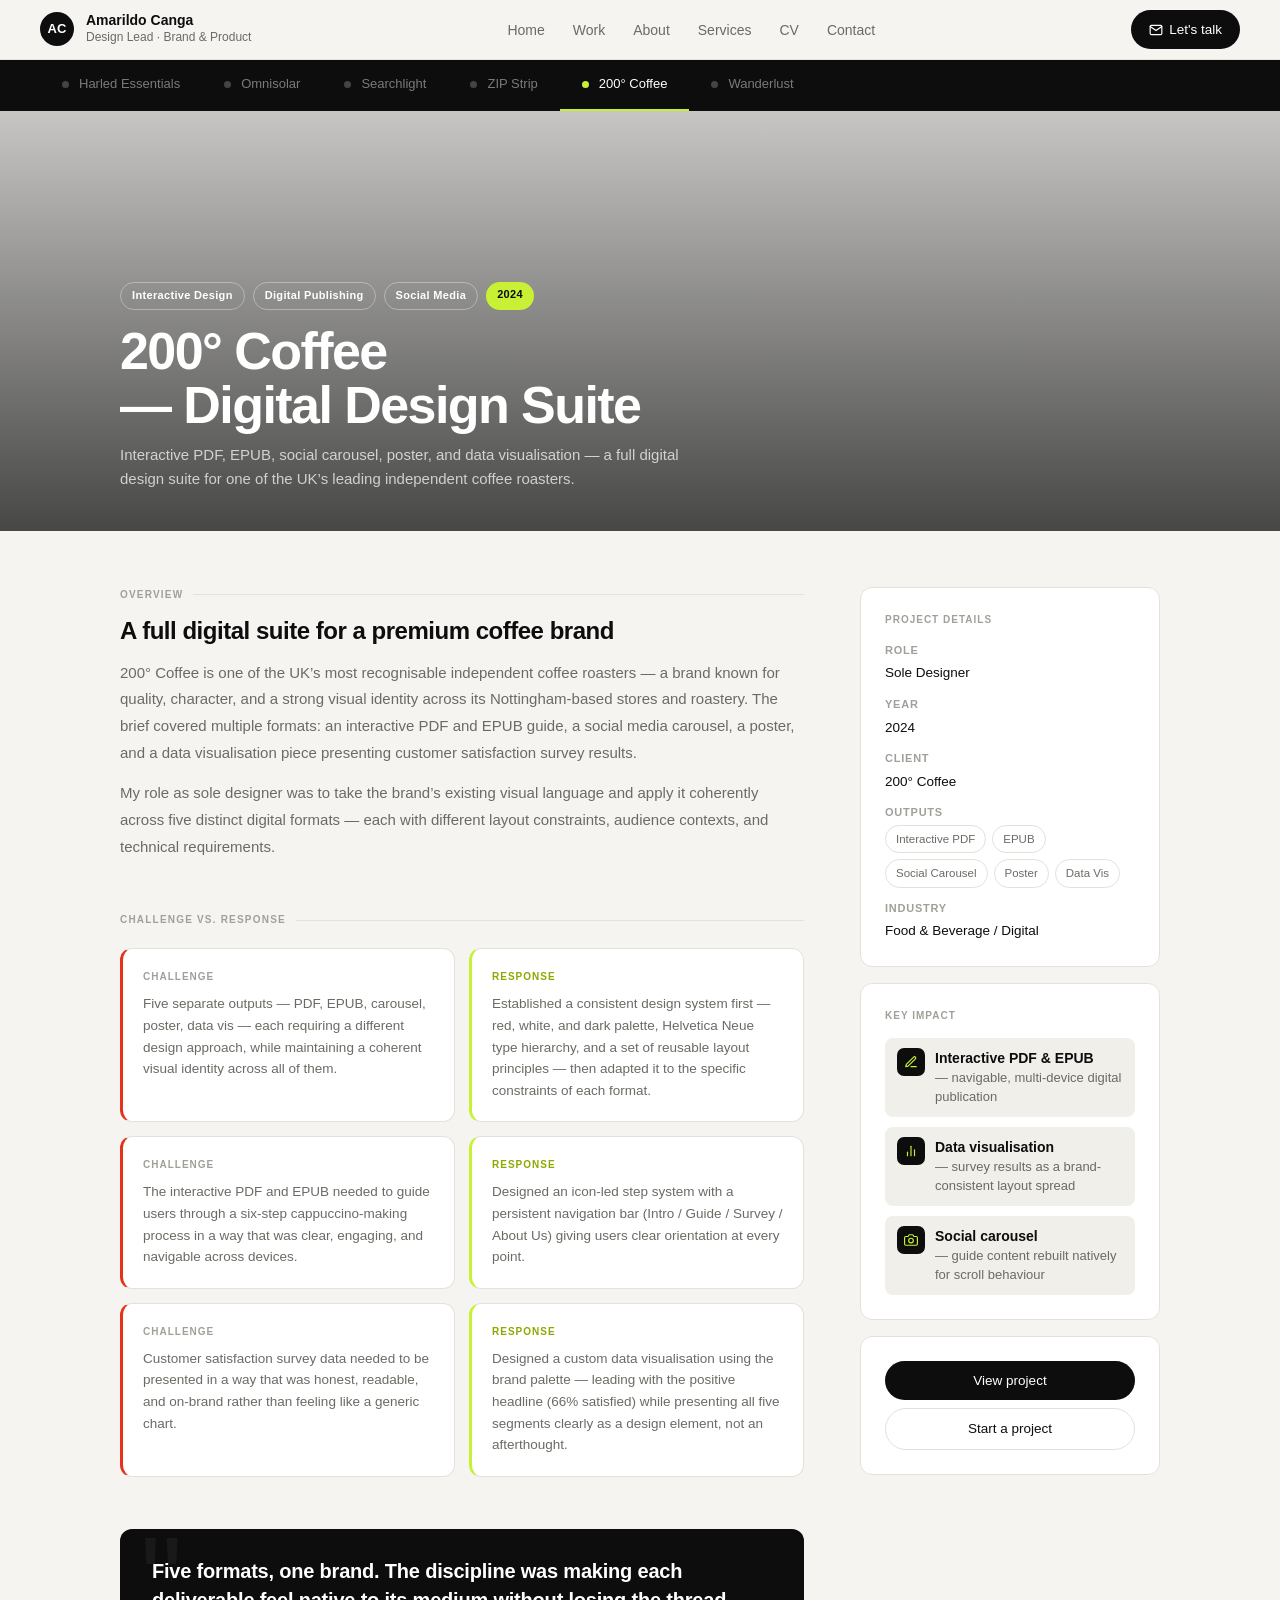
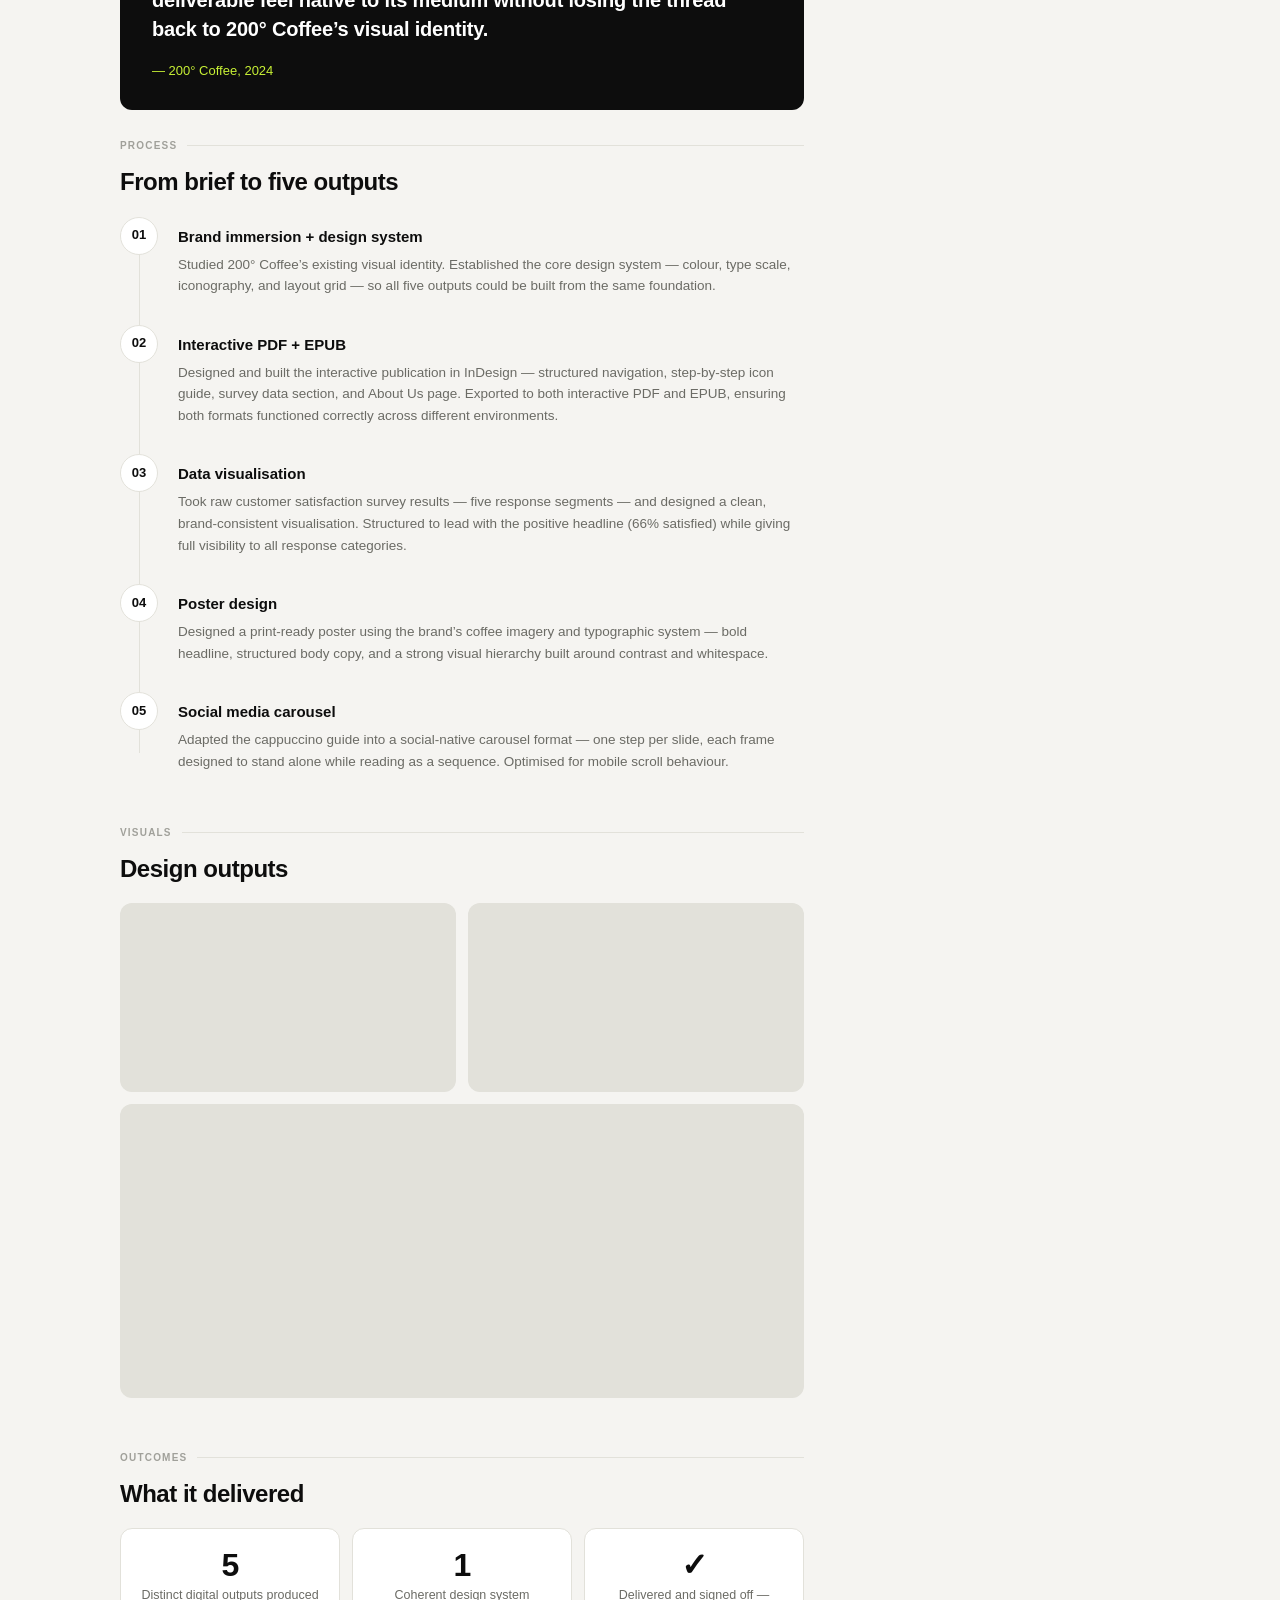
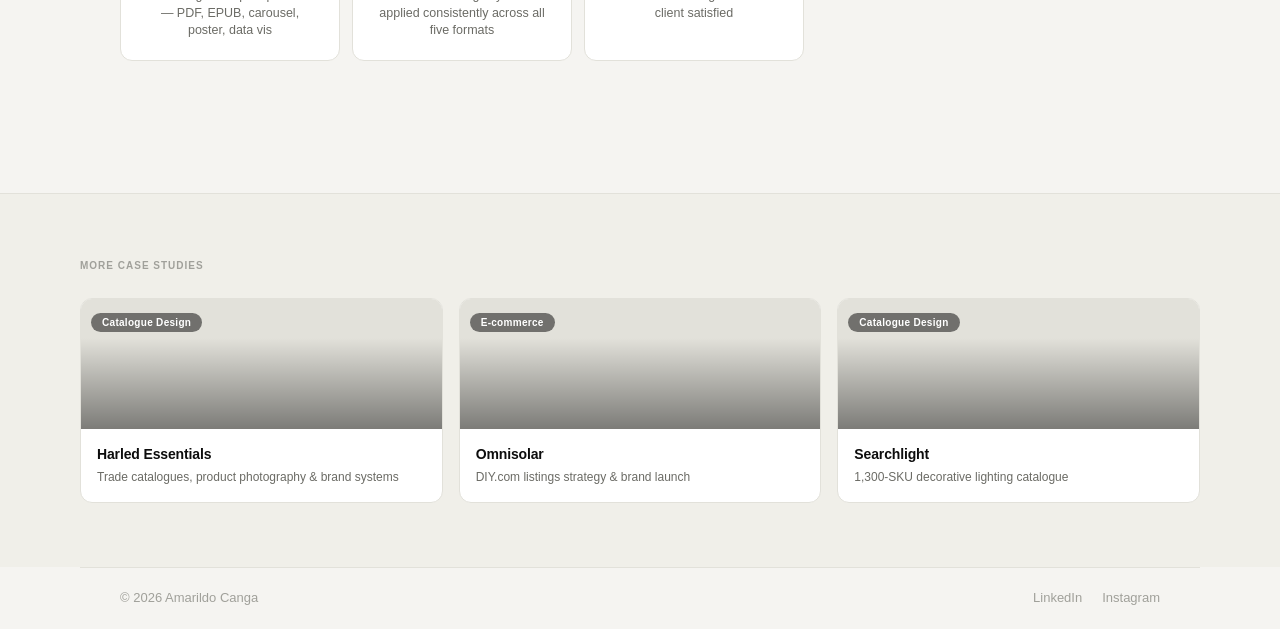
<file: coffee.html>
<!DOCTYPE html>
<html lang="en">
<head>
<meta charset="UTF-8">
<meta name="viewport" content="width=device-width, initial-scale=1.0">
<title>200° Coffee &mdash; Amarildo Canga</title>
<style>
  *, *::before, *::after { box-sizing: border-box; margin: 0; padding: 0; }
  :root {
    --black: #0d0d0d; --white: #ffffff; --off-white: #f5f4f1;
    --gray-100: #f0efe9; --gray-200: #e2e1da; --gray-400: #a0a09a;
    --gray-600: #6b6b65; --gray-800: #2c2c28; --accent: #c8f135;
    --red: #e5321b; --font: 'Helvetica Neue', Helvetica, Arial, sans-serif;
    --radius: 12px; --radius-sm: 8px; --radius-pill: 100px;
  }
  html { scroll-behavior: smooth; }
  body { font-family: var(--font); background: var(--off-white); color: var(--black); font-size: 15px; line-height: 1.6; -webkit-font-smoothing: antialiased; overflow-x: hidden; }

  /* NAV */
  .main-nav { position: sticky; top: 0; z-index: 100; background: rgba(245,244,241,0.95); border-bottom: 1px solid var(--gray-200); padding: 0 40px; height: 60px; display: flex; align-items: center; justify-content: space-between; backdrop-filter: blur(12px); }
  .nav-logo { display: flex; align-items: center; gap: 12px; text-decoration: none; color: var(--black); }
  .nav-avatar { width: 34px; height: 34px; background: var(--black); border-radius: 50%; display: grid; place-items: center; font-weight: 700; font-size: 13px; color: var(--white); flex-shrink: 0; }
  .nav-name { font-weight: 700; font-size: 14px; line-height: 1.2; }
  .nav-title { font-size: 12px; color: var(--gray-600); }
  .nav-links { display: flex; align-items: center; gap: 28px; list-style: none; }
  .nav-links a { text-decoration: none; color: var(--gray-600); font-size: 14px; transition: color 0.2s; }
  .nav-links a:hover { color: var(--black); }
  .btn-pill { display: inline-flex; align-items: center; gap: 6px; background: var(--black); color: var(--white); padding: 9px 18px; border-radius: var(--radius-pill); font-size: 13.5px; font-weight: 500; text-decoration: none; transition: background 0.2s, transform 0.15s; border: none; cursor: pointer; font-family: var(--font); }
  .btn-pill:hover { background: var(--gray-800); transform: translateY(-1px); }
  .btn-pill.outline { background: transparent; color: var(--black); border: 1.5px solid var(--gray-200); }
  .btn-pill.outline:hover { border-color: var(--black); background: transparent; }
  .nav-cta { /* hidden on mobile via media query */ }

  /* BURGER */
  .burger { display: none; flex-direction: column; justify-content: center; gap: 5px; width: 36px; height: 36px; cursor: pointer; background: none; border: none; padding: 4px; flex-shrink: 0; }
  .burger span { display: block; height: 2px; background: var(--black); border-radius: 2px; transition: all 0.3s ease; transform-origin: center; }
  .burger.open span:nth-child(1) { transform: translateY(7px) rotate(45deg); }
  .burger.open span:nth-child(2) { opacity: 0; transform: scaleX(0); }
  .burger.open span:nth-child(3) { transform: translateY(-7px) rotate(-45deg); }

  /* MOBILE MENU */
  .menu-overlay { display: none; position: fixed; inset: 0; background: rgba(0,0,0,0.5); z-index: 200; }
  .menu-overlay.open { display: block; }
  .mobile-menu { position: fixed; top: 0; right: -100%; width: min(320px, 85vw); height: 100vh; background: var(--black); z-index: 201; display: flex; flex-direction: column; padding: 24px; gap: 4px; transition: right 0.3s ease; overflow-y: auto; }
  .mobile-menu.open { right: 0; }
  .mobile-menu-close { align-self: flex-end; background: none; border: none; color: var(--white); font-size: 22px; cursor: pointer; padding: 4px 8px; margin-bottom: 16px; }
  .mobile-menu a { color: rgba(255,255,255,0.7); text-decoration: none; font-size: 16px; font-weight: 400; padding: 12px 0; border-bottom: 1px solid rgba(255,255,255,0.08); transition: color 0.2s; }
  .mobile-menu a:hover, .mobile-menu a.active { color: var(--white); }
  .mobile-menu a:last-child { border-bottom: none; }
  .mobile-cta { margin-top: 20px; background: var(--accent) !important; color: var(--black) !important; border-radius: var(--radius-pill); padding: 12px 20px !important; text-align: center; font-weight: 600 !important; border-bottom: none !important; }


  /* Mobile work submenu */
  .mobile-work-group { display: flex; flex-direction: column; }
  .mobile-work-parent { font-size: 16px; font-weight: 600; padding: 12px 0; border-bottom: 1px solid rgba(255,255,255,0.08); color: rgba(255,255,255,0.7); text-decoration: none; display: block; }
  .mobile-submenu { display: flex; flex-direction: column; padding-left: 16px; border-left: 2px solid var(--accent); margin: 6px 0 10px; gap: 2px; }
  .mobile-submenu a { font-size: 13px; color: rgba(255,255,255,0.5); padding: 5px 0; text-decoration: none; border-bottom: none !important; }
  .mobile-submenu a:hover { color: var(--white); }

  /* CASE SWITCHER TAB BAR */
  .case-switcher { background: var(--black); padding: 0 40px; display: flex; align-items: center; overflow-x: auto; scrollbar-width: none; position: sticky; top: 60px; z-index: 98; }
  .case-switcher::-webkit-scrollbar { display: none; }
  .case-tab { display: flex; align-items: center; gap: 10px; padding: 14px 22px; text-decoration: none; color: rgba(255,255,255,0.45); font-size: 13px; font-weight: 400; border-bottom: 2px solid transparent; transition: color 0.2s, border-color 0.2s; white-space: nowrap; flex-shrink: 0; }
  .case-tab:hover { color: rgba(255,255,255,0.8); }
  .case-tab.active { color: var(--white); border-bottom-color: var(--accent); }
  .case-tab-dot { width: 7px; height: 7px; border-radius: 50%; background: currentColor; opacity: 0.5; flex-shrink: 0; }
  .case-tab.active .case-tab-dot { background: var(--accent); opacity: 1; }

  /* HERO */
  .cs-hero { position: relative; height: 420px; overflow: hidden; display: flex; align-items: flex-end; }
  .cs-hero-bg { position: absolute; inset: 0; width: 100%; height: 100%; background-size: cover; background-position: center; transition: transform 8s ease; }
  .cs-hero:hover .cs-hero-bg { transform: scale(1.03); }
  .cs-hero-overlay { position: absolute; inset: 0; background: linear-gradient(to bottom, rgba(13,13,13,0.2) 0%, rgba(13,13,13,0.75) 100%); }
  .cs-hero-content { position: relative; z-index: 2; padding: 0 40px 40px; width: 100%; max-width: 1120px; margin: 0 auto; }
  .cs-hero-tags { display: flex; gap: 8px; margin-bottom: 14px; flex-wrap: wrap; }
  .chip { font-size: 11px; font-weight: 600; padding: 4px 11px; border-radius: var(--radius-pill); letter-spacing: 0.03em; }
  .chip-dark { background: rgba(0,0,0,0.5); color: var(--white); backdrop-filter: blur(4px); }
  .chip-accent { background: var(--accent); color: var(--black); }
  .chip-outline { border: 1px solid rgba(255,255,255,0.35); color: var(--white); }
  .cs-hero-title { font-size: clamp(30px, 4.5vw, 52px); font-weight: 800; color: var(--white); letter-spacing: -0.03em; line-height: 1.05; margin-bottom: 10px; }
  .cs-hero-sub { color: rgba(255,255,255,0.72); font-size: 15px; font-weight: 300; max-width: 560px; line-height: 1.6; }
  .cs-hero-content > * { animation: fadeUp 0.65s ease both; }
  .cs-hero-content > *:nth-child(1) { animation-delay: 0.1s; }
  .cs-hero-content > *:nth-child(2) { animation-delay: 0.2s; }
  .cs-hero-content > *:nth-child(3) { animation-delay: 0.3s; }
  @keyframes fadeUp { from { opacity: 0; transform: translateY(18px); } to { opacity: 1; transform: translateY(0); } }

  /* BODY LAYOUT */
  .cs-body { max-width: 1120px; margin: 0 auto; padding: 56px 40px 80px; display: grid; grid-template-columns: 1fr 300px; gap: 56px; align-items: start; }
  .cs-sidebar { position: sticky; top: 140px; }
  .sidebar-card { background: var(--white); border: 1px solid var(--gray-200); border-radius: var(--radius); padding: 24px; margin-bottom: 16px; }
  .sidebar-label { font-size: 10px; text-transform: uppercase; letter-spacing: 0.1em; color: var(--gray-400); font-weight: 600; margin-bottom: 14px; }
  .meta-row { display: flex; flex-direction: column; gap: 12px; }
  .meta-item-label { font-size: 11px; text-transform: uppercase; letter-spacing: 0.07em; color: var(--gray-400); font-weight: 600; margin-bottom: 3px; }
  .meta-item-value { font-size: 13.5px; font-weight: 500; color: var(--black); }
  .tag-wrap { display: flex; flex-wrap: wrap; gap: 6px; }
  .tag { padding: 4px 10px; border: 1.5px solid var(--gray-200); border-radius: var(--radius-pill); font-size: 11.5px; color: var(--gray-600); }
  .impact-metric { display: flex; flex-direction: column; gap: 10px; }
  .impact-row { display: flex; align-items: flex-start; gap: 10px; padding: 10px 12px; background: var(--gray-100); border-radius: var(--radius-sm); }
  .impact-icon { width: 28px; height: 28px; background: var(--black); border-radius: 7px; display: grid; place-items: center; flex-shrink: 0; font-size: 13px; color: var(--accent); }
  .impact-text { font-size: 13px; color: var(--gray-600); line-height: 1.45; }
  .impact-text strong { display: block; font-size: 14px; color: var(--black); font-weight: 600; margin-bottom: 1px; }
  .sidebar-cta-stack { display: flex; flex-direction: column; gap: 8px; }
  .sidebar-cta-stack .btn-pill { justify-content: center; }

  /* MAIN CONTENT */
  .section-block { margin-bottom: 52px; }
  .block-label { display: flex; align-items: center; gap: 10px; font-size: 10px; text-transform: uppercase; letter-spacing: 0.12em; color: var(--gray-400); font-weight: 600; margin-bottom: 14px; }
  .block-label::after { content: ''; flex: 1; height: 1px; background: var(--gray-200); }
  .block-title { font-size: 24px; font-weight: 700; letter-spacing: -0.02em; margin-bottom: 14px; line-height: 1.2; }
  .block-body { font-size: 15px; color: var(--gray-600); line-height: 1.78; font-weight: 300; }
  .block-body p + p { margin-top: 14px; }
  .block-body strong { color: var(--black); font-weight: 500; }
  .cr-grid { display: grid; grid-template-columns: 1fr 1fr; gap: 14px; margin-top: 20px; }
  .cr-card { background: var(--white); border: 1px solid var(--gray-200); border-radius: var(--radius); padding: 20px; }
  .cr-card-label { font-size: 10px; text-transform: uppercase; letter-spacing: 0.1em; color: var(--gray-400); font-weight: 600; margin-bottom: 8px; }
  .cr-card.challenge { border-left: 3px solid var(--red); }
  .cr-card.response { border-left: 3px solid var(--accent); }
  .cr-card.response .cr-card-label { color: #8aaa00; }
  .cr-card p { font-size: 13.5px; color: var(--gray-600); line-height: 1.6; }
  .process-steps { display: flex; flex-direction: column; gap: 0; margin-top: 20px; position: relative; }
  .process-steps::before { content: ''; position: absolute; left: 19px; top: 20px; bottom: 20px; width: 1px; background: var(--gray-200); }
  .process-step { display: flex; gap: 20px; padding: 0 0 28px; position: relative; }
  .process-step:last-child { padding-bottom: 0; }
  .step-num { width: 38px; height: 38px; background: var(--white); border: 1.5px solid var(--gray-200); border-radius: 50%; display: grid; place-items: center; font-size: 13px; font-weight: 700; color: var(--black); flex-shrink: 0; z-index: 1; transition: background 0.2s, border-color 0.2s; }
  .process-step:hover .step-num { background: var(--black); color: var(--white); border-color: var(--black); }
  .step-content { padding-top: 8px; }
  .step-title { font-size: 15px; font-weight: 600; margin-bottom: 5px; }
  .step-desc { font-size: 13.5px; color: var(--gray-600); line-height: 1.6; }
  .gallery { display: grid; gap: 12px; margin-top: 20px; }
  .gallery-2 { grid-template-columns: 1fr 1fr; }
  .gallery-item { border-radius: var(--radius); overflow: hidden; }
  .gallery-img { width: 100%; display: block; aspect-ratio: 16/9; background-size: cover; background-position: center; background-color: var(--gray-200); }
  .gallery-caption { font-size: 12px; color: var(--gray-400); margin-top: 7px; font-style: italic; }
  .outcomes-grid { display: grid; grid-template-columns: repeat(3, 1fr); gap: 12px; margin-top: 20px; }
  .outcome-box { background: var(--white); border: 1px solid var(--gray-200); border-radius: var(--radius); padding: 20px; text-align: center; }
  .outcome-num { font-size: 32px; font-weight: 800; color: var(--black); letter-spacing: -0.03em; line-height: 1; margin-bottom: 6px; }
  .outcome-label { font-size: 12.5px; color: var(--gray-600); line-height: 1.4; }
  .highlight-block { background: var(--black); border-radius: var(--radius); padding: 28px 32px; margin: 28px 0; position: relative; overflow: hidden; }
  .highlight-block::before { content: '"'; position: absolute; top: -10px; left: 20px; font-size: 120px; color: rgba(255,255,255,0.05); line-height: 1; }
  .highlight-block p { font-size: 20px; font-weight: 600; color: var(--white); line-height: 1.45; letter-spacing: -0.01em; position: relative; z-index: 1; margin-bottom: 14px; }
  .highlight-block .accent-line { font-size: 13px; color: var(--accent); font-weight: 500; position: relative; z-index: 1; }

  /* NEXT PROJECTS */
  .next-section { background: var(--gray-100); border-top: 1px solid var(--gray-200); padding: 64px 40px; }
  .next-inner { max-width: 1120px; margin: 0 auto; }
  .next-label { font-size: 10px; text-transform: uppercase; letter-spacing: 0.1em; color: var(--gray-400); font-weight: 600; margin-bottom: 24px; }
  .next-grid { display: grid; grid-template-columns: repeat(3, 1fr); gap: 16px; }
  .next-card { background: var(--white); border: 1px solid var(--gray-200); border-radius: var(--radius); overflow: hidden; text-decoration: none; color: var(--black); transition: transform 0.25s, box-shadow 0.25s; display: block; }
  .next-card:hover { transform: translateY(-3px); box-shadow: 0 10px 32px rgba(0,0,0,0.09); }
  .next-card-img { height: 130px; position: relative; overflow: hidden; background-size: cover; background-position: center; background-color: var(--gray-200); }
  .next-card-overlay { position: absolute; inset: 0; background: linear-gradient(to bottom, transparent 30%, rgba(0,0,0,0.45) 100%); }
  .next-card-chip { position: absolute; top: 10px; left: 10px; }
  .next-card-body { padding: 14px 16px 16px; }
  .next-card-title { font-size: 14px; font-weight: 700; margin-bottom: 4px; letter-spacing: -0.01em; }
  .next-card-sub { font-size: 12px; color: var(--gray-600); line-height: 1.4; }

  /* FOOTER */
  footer { border-top: 1px solid var(--gray-200); padding: 20px 40px; max-width: 1120px; margin: 0 auto; display: flex; justify-content: space-between; align-items: center; }
  .footer-copy { font-size: 13px; color: var(--gray-400); }
  .footer-links { display: flex; gap: 20px; }
  .footer-links a { font-size: 13px; color: var(--gray-400); text-decoration: none; transition: color 0.2s; }
  .footer-links a:hover { color: var(--black); }

  /* REVEAL */
  .reveal { opacity: 0; transform: translateY(14px); transition: opacity 0.55s ease, transform 0.55s ease; }
  .reveal.visible { opacity: 1; transform: none; }

  /* RESPONSIVE */
  @media (max-width: 900px) {
    .main-nav { padding: 0 20px; }
    .case-switcher { padding: 0 12px; }
    .cs-hero { height: 300px; }
    .cs-hero-content { padding: 0 20px 28px; }
    .cs-body { grid-template-columns: 1fr; padding: 36px 20px 60px; gap: 36px; }
    .cs-sidebar { position: static; }
    .cr-grid { grid-template-columns: 1fr; }
    .gallery-2 { grid-template-columns: 1fr; }
    .outcomes-grid { grid-template-columns: 1fr 1fr; }
    .next-grid { grid-template-columns: 1fr 1fr; }
    .next-section { padding: 48px 20px; }
    footer { padding: 20px; flex-direction: column; gap: 12px; }
  }
  @media (max-width: 640px) {
    .nav-links { display: none; }
    .nav-cta { display: none !important; }
    .burger { display: flex !important; }
  }
  @media (max-width: 480px) {
    .cs-hero { height: 260px; }
    .cs-hero-content { padding: 0 16px 24px; }
    .cs-hero-title { font-size: 24px; }
    .cs-hero-sub { font-size: 13px; }
    .cs-body { padding: 28px 16px 60px; }
    .case-switcher { padding: 0 4px; }
    .case-tab { padding: 12px 12px; font-size: 11px; }
    .outcomes-grid { grid-template-columns: 1fr; }
    .next-grid { grid-template-columns: 1fr; }
    .sidebar-card { padding: 16px; }
    .cr-grid { grid-template-columns: 1fr; }
  }
</style>
</head>
<body>
<div class="menu-overlay" id="menuOverlay"></div>
<div class="mobile-menu" id="mobileMenu">
  <button class="mobile-menu-close" id="menuClose">&#x2715;</button>
  <a href="/">Home</a>
  <div class="mobile-work-group">
    <a href="/work" class="mobile-work-parent">Work</a>
    <div class="mobile-submenu">
      <a href="/harled">Harled Essentials</a>
      <a href="/omnisolar">Omnisolar</a>
      <a href="/searchlight">Searchlight</a>
      <a href="/zipstrip">ZIP Strip</a>
      <a href="/coffee">200&#xB0; Coffee</a>
      <a href="/wanderlust">Wanderlust</a>
    </div>
  </div>
  <a href="/about">About</a>
  <a href="/services">Services</a>
  <a href="/cv">CV</a>
  <a href="/contact">Contact</a>
  <a href="/contact" class="mobile-cta">Let&#x2019;s talk</a>
</div>
<nav class="main-nav">
  <a href="/" class="nav-logo">
    <div class="nav-avatar">AC</div>
    <div><div class="nav-name">Amarildo Canga</div><div class="nav-title">Design Lead &middot; Brand &amp; Product</div></div>
  </a>
    <ul class="nav-links">
    <li><a href="/">Home</a></li>
    <li><a href="/work">Work</a></li>
    <li><a href="/about">About</a></li>
    <li><a href="/services">Services</a></li>
    <li><a href="/cv">CV</a></li>
    <li><a href="/contact">Contact</a></li>
  </ul>
  <a href="/contact" class="btn-pill nav-cta"><svg width="14" height="14" viewBox="0 0 24 24" fill="none" stroke="currentColor" stroke-width="2" stroke-linecap="round" stroke-linejoin="round"><path d="M4 4h16c1.1 0 2 .9 2 2v12c0 1.1-.9 2-2 2H4c-1.1 0-2-.9-2-2V6c0-1.1.9-2 2-2z"/><polyline points="22,6 12,13 2,6"/></svg> Let's talk </a>
  <button class="burger" id="burger" aria-label="Menu"><span></span><span></span><span></span></button>
</nav>
<div class="case-switcher">
  <a href="/harled" class="case-tab"><span class="case-tab-dot"></span>Harled Essentials</a>
  <a href="/omnisolar" class="case-tab"><span class="case-tab-dot"></span>Omnisolar</a>
  <a href="/searchlight" class="case-tab"><span class="case-tab-dot"></span>Searchlight</a>
  <a href="/zipstrip" class="case-tab"><span class="case-tab-dot"></span>ZIP Strip</a>
  <a href="/coffee" class="case-tab active"><span class="case-tab-dot"></span>200° Coffee</a>
  <a href="/wanderlust" class="case-tab"><span class="case-tab-dot"></span>Wanderlust</a>
</div>
<div class="cs-hero">
  <div class="cs-hero-bg" style="background-image:url('https://res.cloudinary.com/dylkbwins/image/upload//200_Coffee_hero.jpg');"></div>
  <div class="cs-hero-overlay"></div>
  <div class="cs-hero-content">
    <div class="cs-hero-tags">
      <span class="chip chip-outline">Interactive Design</span>
      <span class="chip chip-outline">Digital Publishing</span>
      <span class="chip chip-outline">Social Media</span>
      <span class="chip chip-accent">2024</span>
    </div>
    <h1 class="cs-hero-title">200&deg; Coffee<br>&mdash; Digital Design Suite</h1>
    <p class="cs-hero-sub">Interactive PDF, EPUB, social carousel, poster, and data visualisation &mdash; a full digital design suite for one of the UK&rsquo;s leading independent coffee roasters.</p>
  </div>
</div>
<div class="cs-body">
  <main class="cs-main">
    <div class="section-block reveal">
      <div class="block-label">Overview</div>
      <h2 class="block-title">A full digital suite for a premium coffee brand</h2>
      <div class="block-body">
        <p>200&deg; Coffee is one of the UK&rsquo;s most recognisable independent coffee roasters &mdash; a brand known for quality, character, and a strong visual identity across its Nottingham-based stores and roastery. The brief covered multiple formats: an interactive PDF and EPUB guide, a social media carousel, a poster, and a data visualisation piece presenting customer satisfaction survey results.</p>
        <p>My role as sole designer was to take the brand&rsquo;s existing visual language and apply it coherently across five distinct digital formats &mdash; each with different layout constraints, audience contexts, and technical requirements.</p>
      </div>
    </div>
    <div class="section-block reveal">
      <div class="block-label">Challenge vs. Response</div>
      <div class="cr-grid">
        <div class="cr-card challenge"><div class="cr-card-label">Challenge</div><p>Five separate outputs &mdash; PDF, EPUB, carousel, poster, data vis &mdash; each requiring a different design approach, while maintaining a coherent visual identity across all of them.</p></div>
        <div class="cr-card response"><div class="cr-card-label">Response</div><p>Established a consistent design system first &mdash; red, white, and dark palette, Helvetica Neue type hierarchy, and a set of reusable layout principles &mdash; then adapted it to the specific constraints of each format.</p></div>
        <div class="cr-card challenge"><div class="cr-card-label">Challenge</div><p>The interactive PDF and EPUB needed to guide users through a six-step cappuccino-making process in a way that was clear, engaging, and navigable across devices.</p></div>
        <div class="cr-card response"><div class="cr-card-label">Response</div><p>Designed an icon-led step system with a persistent navigation bar (Intro / Guide / Survey / About Us) giving users clear orientation at every point.</p></div>
        <div class="cr-card challenge"><div class="cr-card-label">Challenge</div><p>Customer satisfaction survey data needed to be presented in a way that was honest, readable, and on-brand rather than feeling like a generic chart.</p></div>
        <div class="cr-card response"><div class="cr-card-label">Response</div><p>Designed a custom data visualisation using the brand palette &mdash; leading with the positive headline (66% satisfied) while presenting all five segments clearly as a design element, not an afterthought.</p></div>
        
        
      </div>
    </div>
    <div class="highlight-block reveal">
      <p>Five formats, one brand. The discipline was making each deliverable feel native to its medium without losing the thread back to 200&deg; Coffee&rsquo;s visual identity.</p>
      <span class="accent-line">&mdash; 200&deg; Coffee, 2024</span>
    </div>
    <div class="section-block reveal">
      <div class="block-label">Process</div>
      <h2 class="block-title">From brief to five outputs</h2>
      <div class="process-steps">
        <div class="process-step"><div class="step-num">01</div><div class="step-content"><div class="step-title">Brand immersion + design system</div><div class="step-desc">Studied 200&deg; Coffee&rsquo;s existing visual identity. Established the core design system &mdash; colour, type scale, iconography, and layout grid &mdash; so all five outputs could be built from the same foundation.</div></div></div>
        <div class="process-step"><div class="step-num">02</div><div class="step-content"><div class="step-title">Interactive PDF + EPUB</div><div class="step-desc">Designed and built the interactive publication in InDesign &mdash; structured navigation, step-by-step icon guide, survey data section, and About Us page. Exported to both interactive PDF and EPUB, ensuring both formats functioned correctly across different environments.</div></div></div>
        <div class="process-step"><div class="step-num">03</div><div class="step-content"><div class="step-title">Data visualisation</div><div class="step-desc">Took raw customer satisfaction survey results &mdash; five response segments &mdash; and designed a clean, brand-consistent visualisation. Structured to lead with the positive headline (66% satisfied) while giving full visibility to all response categories.</div></div></div>
        <div class="process-step"><div class="step-num">04</div><div class="step-content"><div class="step-title">Poster design</div><div class="step-desc">Designed a print-ready poster using the brand&rsquo;s coffee imagery and typographic system &mdash; bold headline, structured body copy, and a strong visual hierarchy built around contrast and whitespace.</div></div></div>
        <div class="process-step"><div class="step-num">05</div><div class="step-content"><div class="step-title">Social media carousel</div><div class="step-desc">Adapted the cappuccino guide into a social-native carousel format &mdash; one step per slide, each frame designed to stand alone while reading as a sequence. Optimised for mobile scroll behaviour.</div></div></div>
      </div>
    </div>
    <div class="section-block reveal">
      <div class="block-label">Visuals</div>
      <h2 class="block-title">Design outputs</h2>
      <div class="gallery gallery-2">
        <div class="gallery-item"><div class="gallery-img" style="background-image:url('https://res.cloudinary.com/dylkbwins/image/upload/v1772619361/200_Coffee_hero.jpg');"></div></div>
        <div class="gallery-item"><div class="gallery-img" style="background-image:url('https://res.cloudinary.com/dylkbwins/image/upload/v1772619526/200_Coffee.jpg');"></div></div>
      </div>
      <div class="gallery" style="margin-top:12px;">
        <div class="gallery-item"><div class="gallery-img" style="aspect-ratio:21/9;background-image:url('https://res.cloudinary.com/dylkbwins/image/upload/v1772619663/200_Coffee.jpg');"></div></div>
      </div>
    </div>
    <div class="section-block reveal">
      <div class="block-label">Outcomes</div>
      <h2 class="block-title">What it delivered</h2>
      <div class="outcomes-grid">
        <div class="outcome-box"><div class="outcome-num">5</div><div class="outcome-label">Distinct digital outputs produced &mdash; PDF, EPUB, carousel, poster, data vis</div></div>
        <div class="outcome-box"><div class="outcome-num">1</div><div class="outcome-label">Coherent design system applied consistently across all five formats</div></div>
        <div class="outcome-box"><div class="outcome-num">&#10003;</div><div class="outcome-label">Delivered and signed off &mdash; client satisfied</div></div>
      </div>
    </div>
  </main>
  <aside class="cs-sidebar">
    <div class="sidebar-card reveal">
      <div class="sidebar-label">Project Details</div>
      <div class="meta-row">
        <div class="meta-item"><div class="meta-item-label">Role</div><div class="meta-item-value">Sole Designer</div></div>
        <div class="meta-item"><div class="meta-item-label">Year</div><div class="meta-item-value">2024</div></div>
        <div class="meta-item"><div class="meta-item-label">Client</div><div class="meta-item-value">200&deg; Coffee</div></div>
        <div class="meta-item"><div class="meta-item-label">outputs</div><div class="tag-wrap"><span class="tag">Interactive PDF</span><span class="tag">EPUB</span><span class="tag">Social Carousel</span><span class="tag">Poster</span><span class="tag">Data Vis</span></div></div>
        <div class="meta-item"><div class="meta-item-label">Industry</div><div class="meta-item-value">Food &amp; Beverage / Digital</div></div>
      </div>
    </div>
    <div class="sidebar-card reveal">
      <div class="sidebar-label">Key Impact</div>
      <div class="impact-metric">
        <div class="impact-row"><div class="impact-icon"><svg width="14" height="14" viewBox="0 0 24 24" fill="none" stroke="currentColor" stroke-width="2" stroke-linecap="round" stroke-linejoin="round"><path d="M12 20h9"/><path d="M16.5 3.5a2.121 2.121 0 013 3L7 19l-4 1 1-4L16.5 3.5z"/></svg></div><div class="impact-text"><strong>Interactive PDF &amp; EPUB</strong> &mdash; navigable, multi-device digital publication</div></div>
        <div class="impact-row"><div class="impact-icon"><svg width="14" height="14" viewBox="0 0 24 24" fill="none" stroke="currentColor" stroke-width="2" stroke-linecap="round" stroke-linejoin="round"><line x1="18" y1="20" x2="18" y2="10"/><line x1="12" y1="20" x2="12" y2="4"/><line x1="6" y1="20" x2="6" y2="14"/></svg></div><div class="impact-text"><strong>Data visualisation</strong> &mdash; survey results as a brand-consistent layout spread</div></div>
        <div class="impact-row"><div class="impact-icon"><svg width="14" height="14" viewBox="0 0 24 24" fill="none" stroke="currentColor" stroke-width="2" stroke-linecap="round" stroke-linejoin="round"><path d="M23 19a2 2 0 01-2 2H3a2 2 0 01-2-2V8a2 2 0 012-2h4l2-3h6l2 3h4a2 2 0 012 2z"/><circle cx="12" cy="13" r="4"/></svg></div><div class="impact-text"><strong>Social carousel</strong> &mdash; guide content rebuilt natively for scroll behaviour</div></div>
      </div>
    </div>
    <div class="sidebar-card reveal">
      <div class="sidebar-cta-stack">
        <a href="https://indd.adobe.com/view/7af02c2a-c5fc-4d65-99a4-70877d36699e" target="_blank" class="btn-pill">View project </a>
        <a href="/contact" class="btn-pill outline">Start a project</a>
      </div>
    </div>
  </aside>
</div>
<div class="next-section">
  <div class="next-inner">
    <div class="next-label">More case studies</div>
    <div class="next-grid">
    <a href="/harled" class="next-card">
      <div class="next-card-img" style="background-image:url('https://res.cloudinary.com/dylkbwins/image/upload/v1772619375/Harled_Essentials_card.jpg');">
        <div class="next-card-overlay"></div>
        <div class="next-card-chip"><span class="chip chip-dark" style="font-size:10px;">Catalogue Design</span></div>
      </div>
      <div class="next-card-body">
        <div class="next-card-title">Harled Essentials</div>
        <div class="next-card-sub">Trade catalogues, product photography & brand systems</div>
      </div>
    </a>
    <a href="/omnisolar" class="next-card">
      <div class="next-card-img" style="background-image:url('https://res.cloudinary.com/dylkbwins/image/upload/v1772619374/Omnisolar_card.jpg');">
        <div class="next-card-overlay"></div>
        <div class="next-card-chip"><span class="chip chip-dark" style="font-size:10px;">E-commerce</span></div>
      </div>
      <div class="next-card-body">
        <div class="next-card-title">Omnisolar</div>
        <div class="next-card-sub">DIY.com listings strategy & brand launch</div>
      </div>
    </a>
    <a href="/searchlight" class="next-card">
      <div class="next-card-img" style="background-image:url('https://res.cloudinary.com/dylkbwins/image/upload/v1772619369/Searchlight_card.jpg');">
        <div class="next-card-overlay"></div>
        <div class="next-card-chip"><span class="chip chip-dark" style="font-size:10px;">Catalogue Design</span></div>
      </div>
      <div class="next-card-body">
        <div class="next-card-title">Searchlight</div>
        <div class="next-card-sub">1,300-SKU decorative lighting catalogue</div>
      </div>
    </a>
    </div>
  </div>
</div>
<footer>
  <div style="display:flex;justify-content:space-between;align-items:center;width:100%;">
    <span class="footer-copy">&copy; 2026 Amarildo Canga</span>
    <div class="footer-links">
      <a href="https://uk.linkedin.com/in/amarildo-canga-2a92a843" target="_blank">LinkedIn</a>
      <a href="https://www.instagram.com/amarildo.design/" target="_blank">Instagram</a>
    </div>
  </div>
</footer>
<script>
window.addEventListener('DOMContentLoaded', function() {
  var obs = new IntersectionObserver(function(entries) {
    entries.forEach(function(e) {
      if (e.isIntersecting) { e.target.classList.add('visible'); obs.unobserve(e.target); }
    });
  }, { threshold: 0.08 });
  document.querySelectorAll('.reveal').forEach(function(el) { obs.observe(el); });

  (function() {
  var burger = document.getElementById('burger');
  var menu = document.getElementById('mobileMenu');
  var overlay = document.getElementById('menuOverlay');
  var closeBtn = document.getElementById('menuClose');
  function openMenu() { menu.classList.add('open'); overlay.classList.add('open'); burger.classList.add('open'); document.body.style.overflow = 'hidden'; }
  function closeMenu() { menu.classList.remove('open'); overlay.classList.remove('open'); burger.classList.remove('open'); document.body.style.overflow = ''; }
  if (burger) burger.addEventListener('click', openMenu);
  if (closeBtn) closeBtn.addEventListener('click', closeMenu);
  if (overlay) overlay.addEventListener('click', closeMenu);
})();
});
</script>
</body>
</html>
</file>
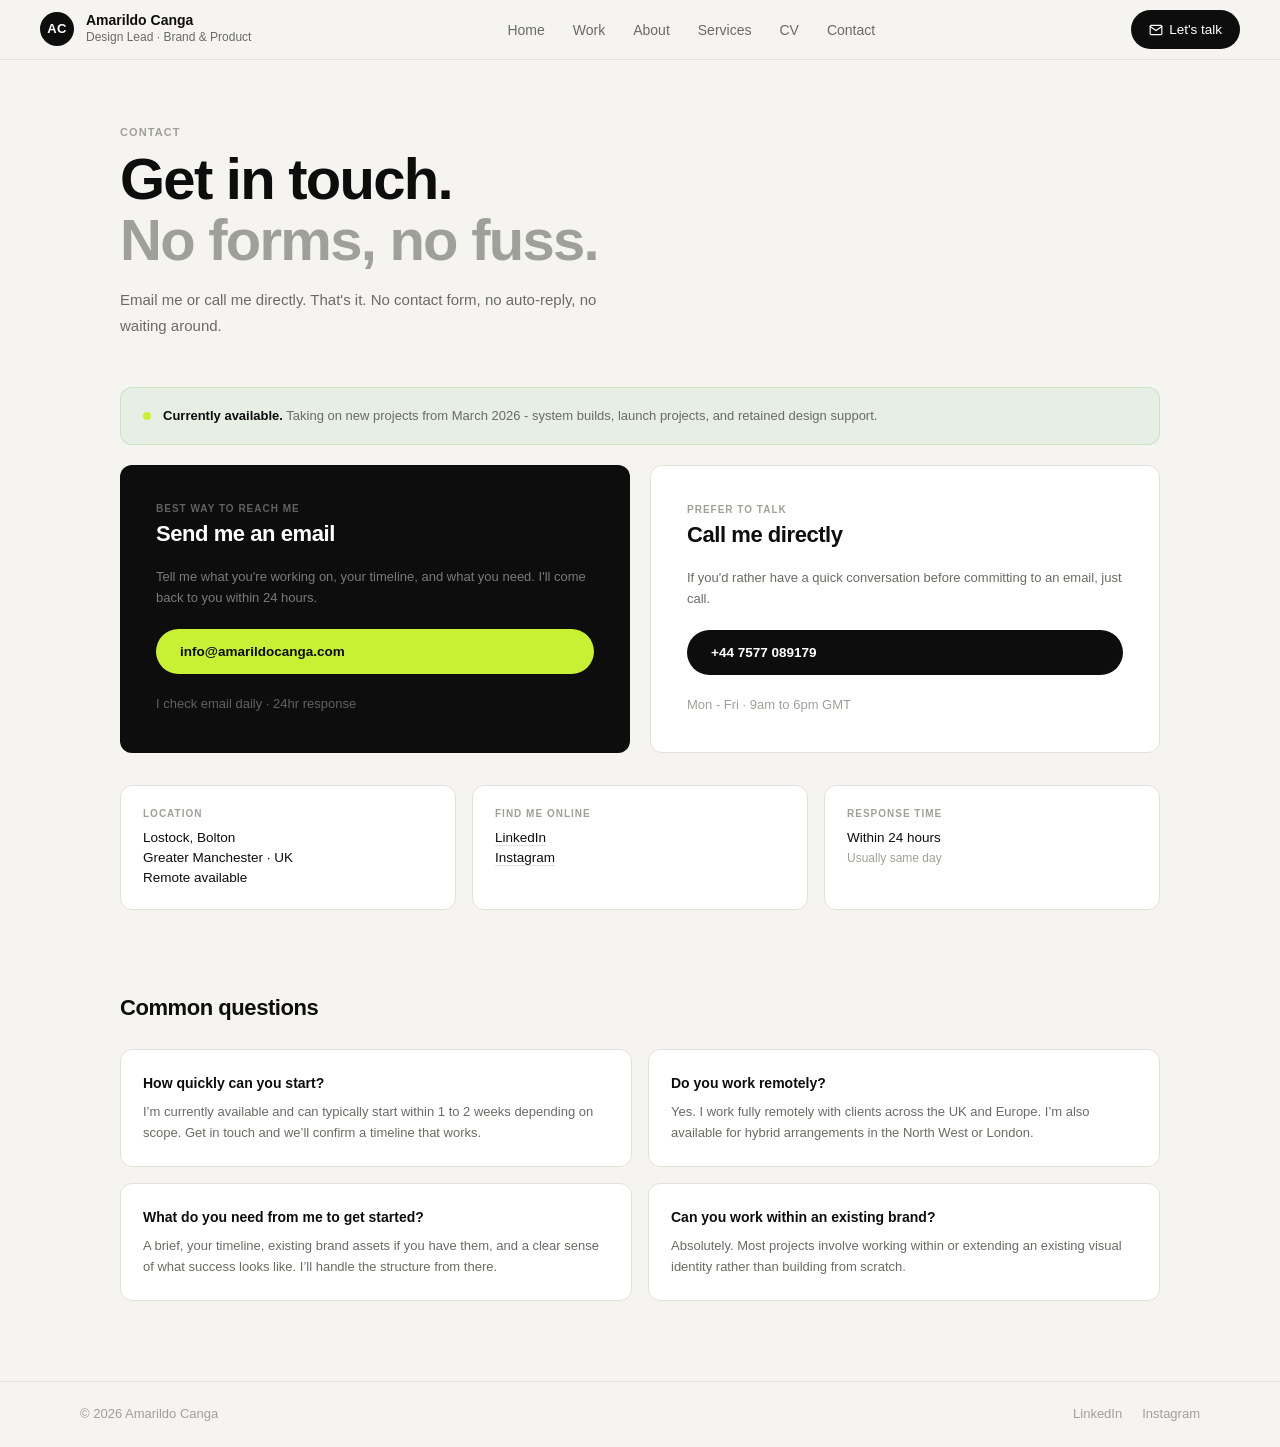
<file: contact.html>
<!DOCTYPE html>
<html lang="en">
<head>
<meta charset="UTF-8">
<meta name="viewport" content="width=device-width, initial-scale=1.0">
<title>Contact — Amarildo Canga</title>
<link rel="stylesheet" href="/style.css">
<style>
  .contact-hero { max-width: var(--max-w); margin: 0 auto; padding: 64px 40px 48px; }
  .contact-hero h1 { font-size: clamp(38px,5.5vw,58px); font-weight: 800; letter-spacing: -0.03em; line-height: 1.06; margin-bottom: 16px; }
  .contact-hero h1 span { color: var(--gray-400); }
  .contact-hero p { font-size: 15px; color: var(--gray-600); max-width: 500px; line-height: 1.75; }
  .contact-body { max-width: var(--max-w); margin: 0 auto; padding: 0 40px 80px; }
  .contact-reach { display: grid; grid-template-columns: 1fr 1fr; gap: 20px; margin-bottom: 32px; }
  .reach-card { border-radius: var(--radius); padding: 36px; display: flex; flex-direction: column; gap: 20px; }
  .reach-card.email-card { background: var(--black); }
  .reach-card.phone-card { background: var(--white); border: 1px solid var(--gray-200); }
  .reach-label { font-size: 10px; text-transform: uppercase; letter-spacing: 0.1em; font-weight: 600; margin-bottom: 4px; }
  .email-card .reach-label { color: rgba(255,255,255,0.35); }
  .phone-card .reach-label { color: var(--gray-400); }
  .reach-title { font-size: 22px; font-weight: 800; letter-spacing: -0.02em; line-height: 1.2; }
  .email-card .reach-title { color: var(--white); }
  .phone-card .reach-title { color: var(--black); }
  .reach-desc { font-size: 13px; line-height: 1.6; }
  .email-card .reach-desc { color: rgba(255,255,255,0.45); }
  .phone-card .reach-desc { color: var(--gray-600); }
  .reach-action { display: inline-block; text-decoration: none; border-radius: var(--radius-pill); padding: 12px 24px; font-size: 13.5px; font-weight: 600; transition: opacity 0.2s; }
  .reach-action:hover { opacity: 0.85; }
  .email-card .reach-action { background: var(--accent); color: var(--black); }
  .phone-card .reach-action { background: var(--black); color: var(--white); }
  .reach-value { font-size: 13px; }
  .email-card .reach-value { color: rgba(255,255,255,0.35); }
  .phone-card .reach-value { color: var(--gray-400); }
  .contact-meta { display: grid; grid-template-columns: 1fr 1fr 1fr; gap: 16px; margin-bottom: 0; }
  .meta-card { background: var(--white); border: 1px solid var(--gray-200); border-radius: var(--radius); padding: 20px 22px; }
  .meta-label { font-size: 10px; text-transform: uppercase; letter-spacing: 0.1em; color: var(--gray-400); font-weight: 600; margin-bottom: 6px; }
  .meta-value { font-size: 13.5px; color: var(--black); font-weight: 500; line-height: 1.5; }
  .social-btn { flex: 1; background: rgba(255,255,255,0.07); border: 1px solid rgba(255,255,255,0.1); border-radius: var(--radius-sm); padding: 10px; text-align: center; text-decoration: none; color: rgba(255,255,255,0.6); font-size: 12px; font-weight: 500; transition: all 0.2s; }
  .social-btn:hover { background: rgba(255,255,255,0.12); color: var(--white); }
  .cl-availability { background: rgba(76,175,80,0.08); border: 1px solid rgba(76,175,80,0.2); border-radius: var(--radius); padding: 18px 22px; margin-bottom: 20px; display: flex; align-items: center; gap: 12px; }
  .cl-avail-dot { width: 8px; height: 8px; background: var(--accent); border-radius: 50%; flex-shrink: 0; }
  .cl-avail-text { font-size: 13px; color: var(--gray-600); line-height: 1.5; }
  .cl-avail-text strong { color: var(--black); }
  @media (max-width: 700px) {
    .contact-reach { grid-template-columns: 1fr; }
    .contact-meta { grid-template-columns: 1fr; }
  }
  .faq-section { max-width: var(--max-w); margin: 0 auto; padding: 0 40px 80px; }
  .faq-section h2 { font-size: 22px; font-weight: 800; letter-spacing: -0.02em; margin-bottom: 24px; }
  .faq-list { display: grid; grid-template-columns: 1fr 1fr; gap: 16px; }
  .faq-item { background: var(--white); border: 1px solid var(--gray-200); border-radius: var(--radius); padding: 22px; }
  .faq-q { font-size: 14px; font-weight: 700; margin-bottom: 8px; }
  .faq-a { font-size: 13px; color: var(--gray-600); line-height: 1.6; }
  @media (max-width: 900px) {
    .contact-hero { padding: 40px 20px 32px; }
    .contact-body { padding: 0 20px 60px; }
    .faq-section { padding: 0 20px 60px; }
    .faq-list { grid-template-columns: 1fr; }
    .contact-left { max-width: 100%; }
  }
</style>
</head>
<body>

<div class="menu-overlay" id="menuOverlay"></div>
<div class="mobile-menu" id="mobileMenu">
  <button class="mobile-menu-close" id="menuClose">&#x2715;</button>
  <a href="/">Home</a>
  <div class="mobile-work-group">
    <a href="/work" class="mobile-work-parent">Work</a>
    <div class="mobile-submenu">
      <a href="/harled">Harled Essentials</a>
      <a href="/omnisolar">Omnisolar</a>
      <a href="/searchlight">Searchlight</a>
      <a href="/zipstrip">ZIP Strip</a>
      <a href="/coffee">200° Coffee</a>
      <a href="/wanderlust">Wanderlust</a>
    </div>
  </div>
  <a href="/about">About</a>
  <a href="/services">Services</a>
  <a href="/cv">CV</a>
  <a href="/contact">Contact</a>
  <a href="/contact" class="mobile-cta">Let&#x2019;s talk</a>
</div>

<nav>
  <a href="/" class="nav-logo">
    <div class="nav-avatar">AC</div>
    <div>
      <div class="nav-name">Amarildo Canga</div>
      <div class="nav-title">Design Lead &middot; Brand &amp; Product</div>
    </div>
  </a>
    <ul class="nav-links">
    <li><a href="/">Home</a></li>
    <li><a href="/work">Work</a></li>
    <li><a href="/about">About</a></li>
    <li><a href="/services">Services</a></li>
    <li><a href="/cv">CV</a></li>
    <li><a href="/contact">Contact</a></li>
  </ul>
  <a href="/contact" class="btn-pill nav-cta"><svg width="14" height="14" viewBox="0 0 24 24" fill="none" stroke="currentColor" stroke-width="2" stroke-linecap="round" stroke-linejoin="round"><path d="M4 4h16c1.1 0 2 .9 2 2v12c0 1.1-.9 2-2 2H4c-1.1 0-2-.9-2-2V6c0-1.1.9-2 2-2z"/><polyline points="22,6 12,13 2,6"/></svg> Let's talk </a>
  <button class="burger" id="burger" aria-label="Menu"><span></span><span></span><span></span></button>
</nav>

<div class="contact-hero">
  <div class="section-label fade-up">Contact</div>
  <h1 class="fade-up" style="animation-delay:.08s">Get in touch.<br><span>No forms, no fuss.</span></h1>
  <p class="fade-up" style="animation-delay:.16s">Email me or call me directly. That's it. No contact form, no auto-reply, no waiting around.</p>
</div>

<div class="contact-body">

  <div class="cl-availability reveal">
    <div class="cl-avail-dot"></div>
    <div class="cl-avail-text"><strong>Currently available.</strong> Taking on new projects from March 2026 - system builds, launch projects, and retained design support.</div>
  </div>

  <div class="contact-reach reveal">
    <div class="reach-card email-card">
      <div>
        <div class="reach-label">Best way to reach me</div>
        <div class="reach-title">Send me an email</div>
      </div>
      <div class="reach-desc">Tell me what you're working on, your timeline, and what you need. I'll come back to you within 24 hours.</div>
      <a href="mailto:info@amarildocanga.com" class="reach-action">info@amarildocanga.com</a>
      <div class="reach-value">I check email daily &middot; 24hr response</div>
    </div>
    <div class="reach-card phone-card">
      <div>
        <div class="reach-label">Prefer to talk</div>
        <div class="reach-title">Call me directly</div>
      </div>
      <div class="reach-desc">If you'd rather have a quick conversation before committing to an email, just call.</div>
      <a href="tel:+447577089179" class="reach-action">+44 7577 089179</a>
      <div class="reach-value">Mon - Fri &middot; 9am to 6pm GMT</div>
    </div>
  </div>

  <div class="contact-meta reveal">
    <div class="meta-card">
      <div class="meta-label">Location</div>
      <div class="meta-value">Lostock, Bolton<br>Greater Manchester &middot; UK<br>Remote available</div>
    </div>
    <div class="meta-card">
      <div class="meta-label">Find me online</div>
      <div class="meta-value">
        <a href="https://uk.linkedin.com/in/amarildo-canga-2a92a843" target="_blank" style="color:var(--black);text-decoration:none;border-bottom:1px solid var(--gray-200);">LinkedIn</a><br>
        <a href="https://www.instagram.com/amarildo.design/" target="_blank" style="color:var(--black);text-decoration:none;border-bottom:1px solid var(--gray-200);">Instagram</a>
      </div>
    </div>
    <div class="meta-card">
      <div class="meta-label">Response time</div>
      <div class="meta-value">Within 24 hours<br><span style="font-size:12px;color:var(--gray-400);font-weight:400;">Usually same day</span></div>
    </div>
  </div>

</div>

<div class="faq-section">
  <h2>Common questions</h2>
  <div class="faq-list">
    <div class="faq-item reveal">
      <div class="faq-q">How quickly can you start?</div>
      <div class="faq-a">I&#x2019;m currently available and can typically start within 1 to 2 weeks depending on scope. Get in touch and we&#x2019;ll confirm a timeline that works.</div>
    </div>
    <div class="faq-item reveal">
      <div class="faq-q">Do you work remotely?</div>
      <div class="faq-a">Yes. I work fully remotely with clients across the UK and Europe. I&#x2019;m also available for hybrid arrangements in the North West or London.</div>
    </div>
    <div class="faq-item reveal">
      <div class="faq-q">What do you need from me to get started?</div>
      <div class="faq-a">A brief, your timeline, existing brand assets if you have them, and a clear sense of what success looks like. I&#x2019;ll handle the structure from there.</div>
    </div>
    <div class="faq-item reveal">
      <div class="faq-q">Can you work within an existing brand?</div>
      <div class="faq-a">Absolutely. Most projects involve working within or extending an existing visual identity rather than building from scratch.</div>
    </div>
  </div>
</div>

<footer>
  <div class="footer-inner">
    <span class="footer-copy">&copy; 2026 Amarildo Canga</span>
    <div class="footer-links">
      <a href="https://uk.linkedin.com/in/amarildo-canga-2a92a843" target="_blank">LinkedIn</a>
      <a href="https://www.instagram.com/amarildo.design/" target="_blank">Instagram</a>
    </div>
  </div>
</footer>

<script>
window.addEventListener('DOMContentLoaded', function() {
  var obs = new IntersectionObserver(function(entries) {
    entries.forEach(function(e) {
      if (e.isIntersecting) { e.target.classList.add('visible'); obs.unobserve(e.target); }
    });
  }, { threshold: 0.08 });
  document.querySelectorAll('.reveal').forEach(function(el) { obs.observe(el); });

  var burger = document.getElementById('burger');
  var menu = document.getElementById('mobileMenu');
  var overlay = document.getElementById('menuOverlay');
  var closeBtn = document.getElementById('menuClose');
  function openMenu() { menu.classList.add('open'); overlay.classList.add('open'); burger.classList.add('open'); document.body.style.overflow = 'hidden'; }
  function closeMenu() { menu.classList.remove('open'); overlay.classList.remove('open'); burger.classList.remove('open'); document.body.style.overflow = ''; }
  if (burger) burger.addEventListener('click', openMenu);
  if (closeBtn) closeBtn.addEventListener('click', closeMenu);
  if (overlay) overlay.addEventListener('click', closeMenu);
});
</script>
</body>
</html>
</file>
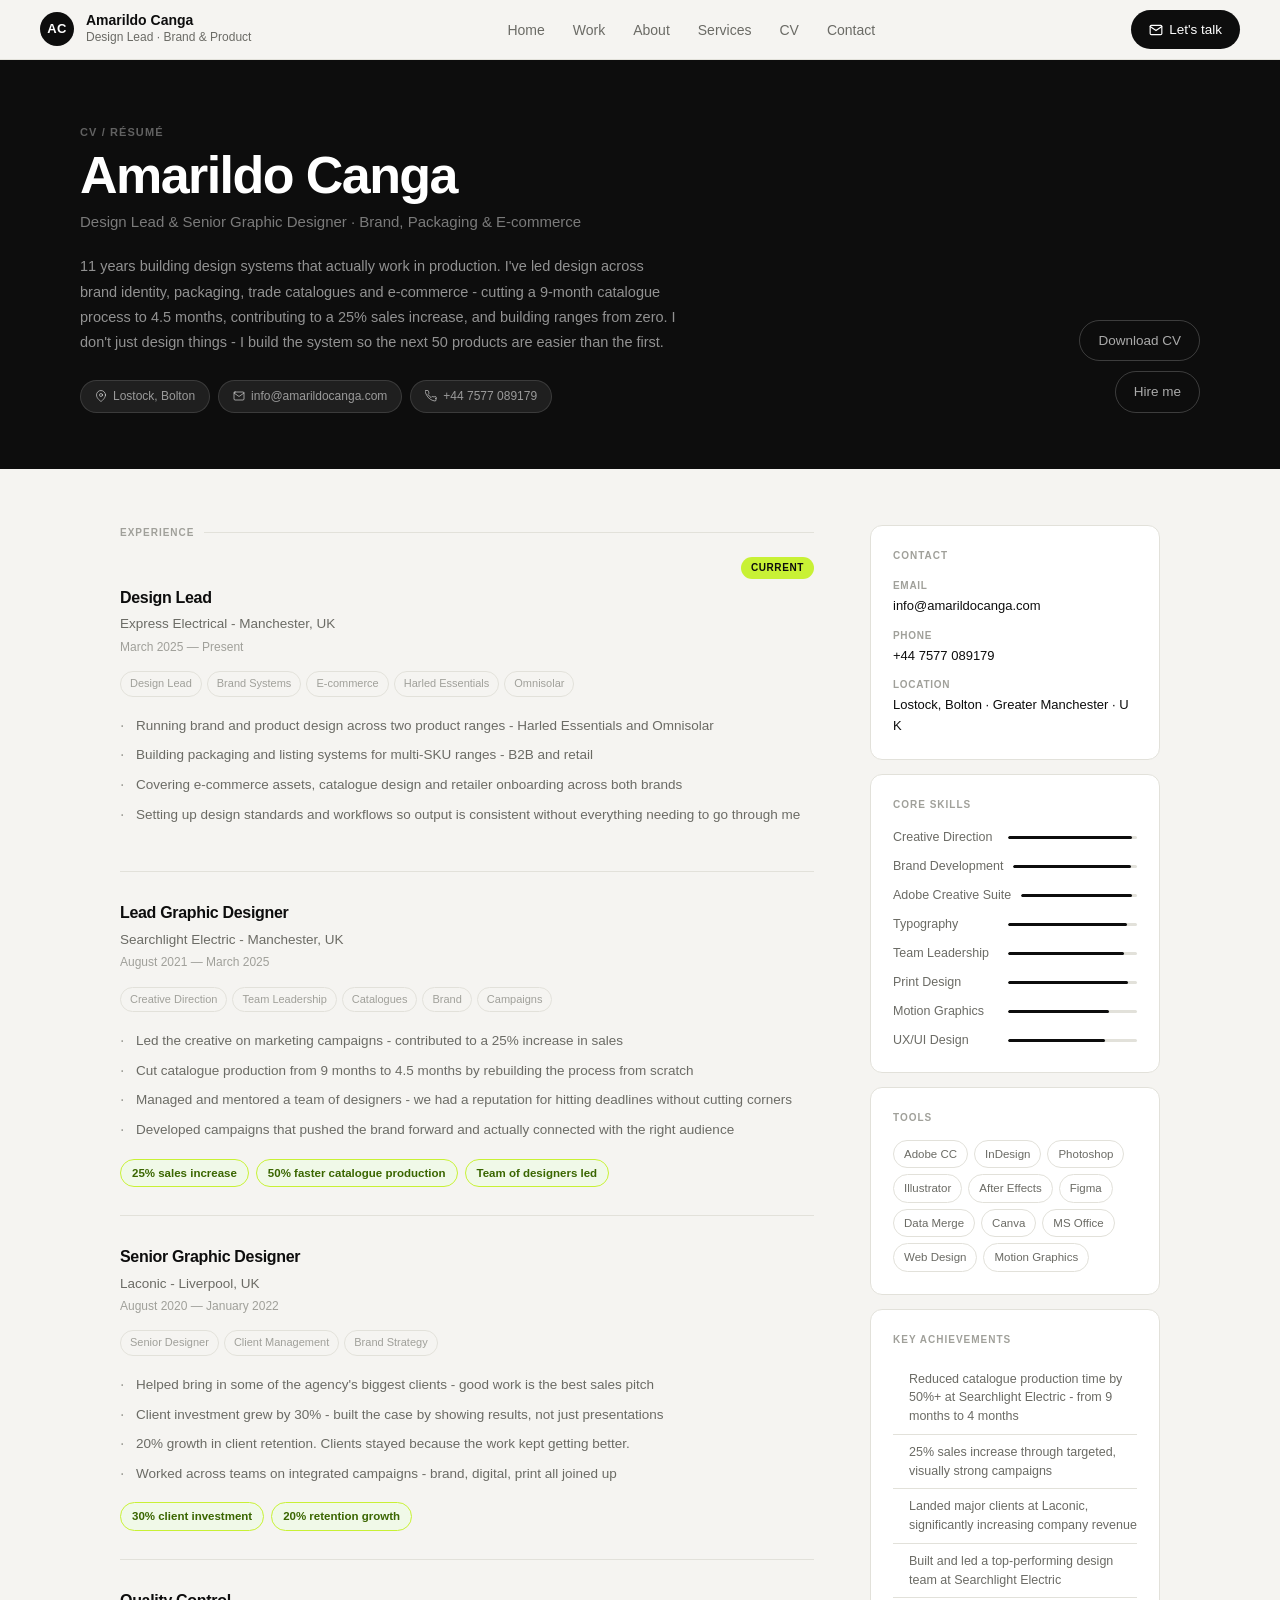
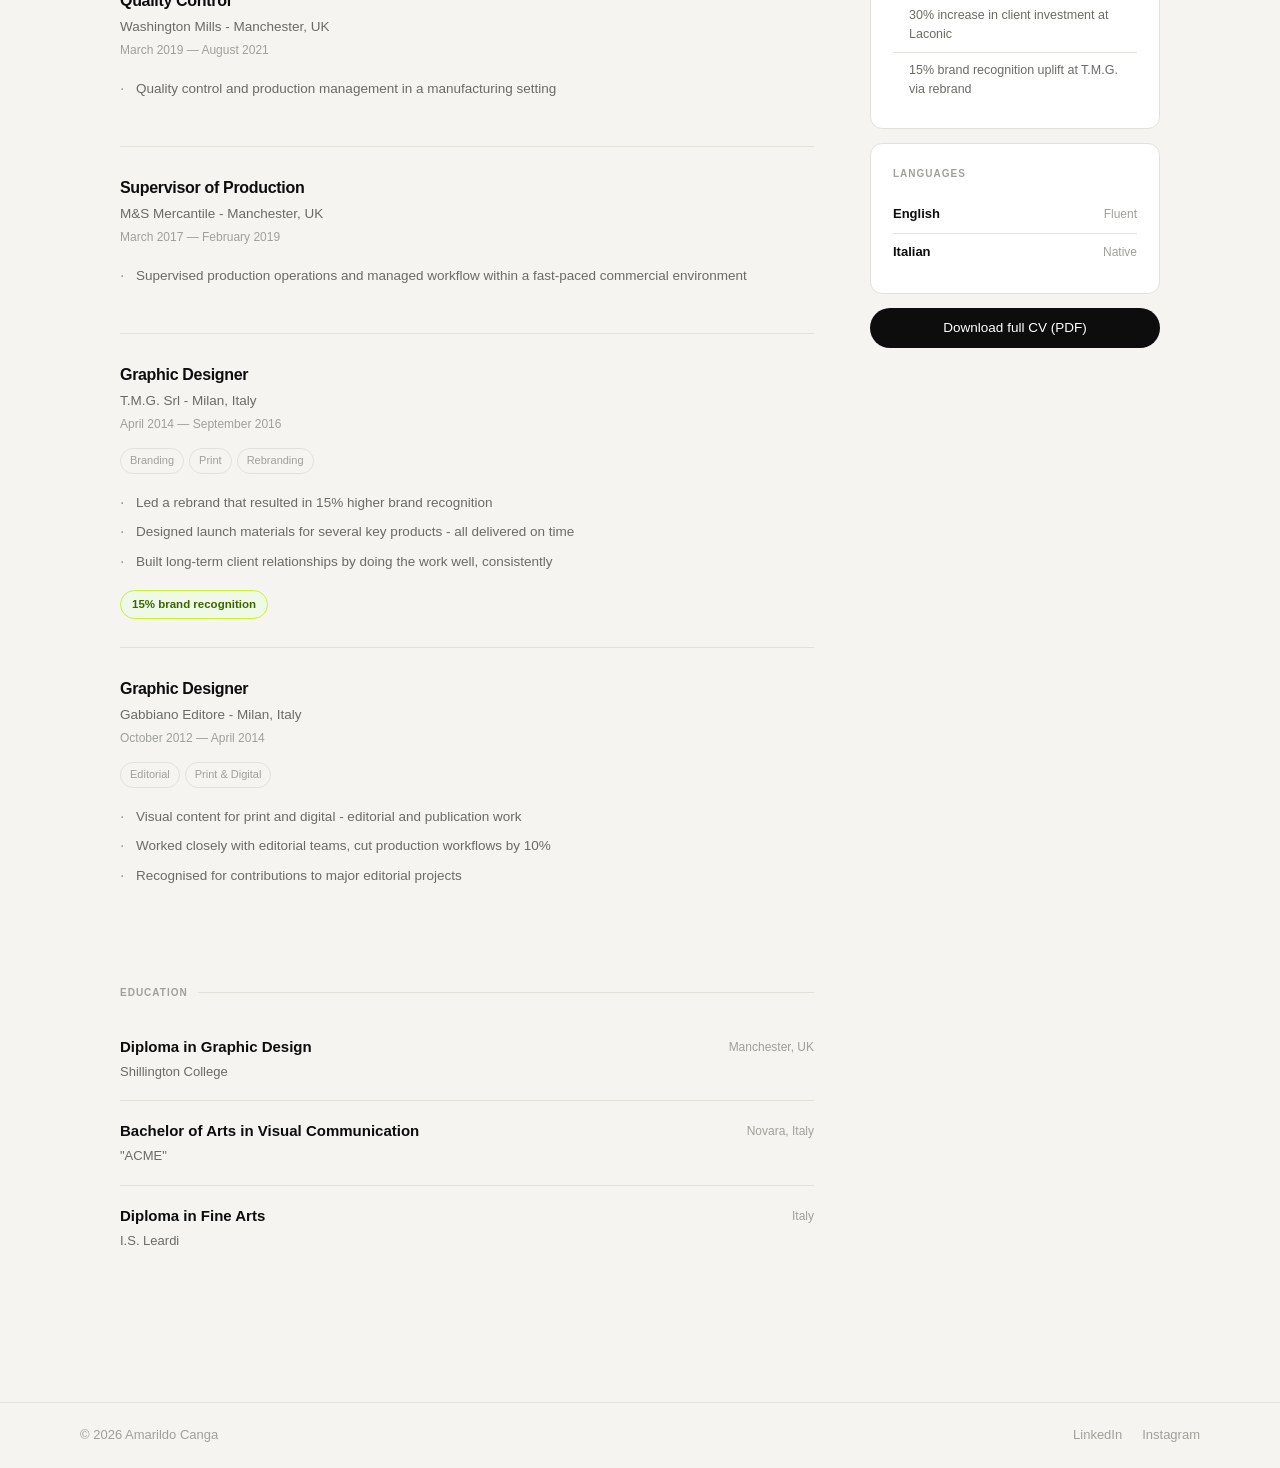
<file: cv.html>
<!DOCTYPE html>
<html lang="en">
<head>
<meta charset="UTF-8">
<meta name="format-detection" content="telephone=no">
<meta name="viewport" content="width=device-width, initial-scale=1.0">
<title>CV - Amarildo Canga</title>
<link rel="stylesheet" href="/style.css">
<style>
  .cv-hero { background: var(--black); padding: 64px 40px 56px; }
  .cv-hero-inner { max-width: var(--max-w); margin: 0 auto; display: grid; grid-template-columns: 1fr auto; gap: 40px; align-items: end; }
  .cv-hero h1 { font-size: clamp(36px,5vw,52px); font-weight: 800; letter-spacing: -0.03em; line-height: 1.05; margin-bottom: 8px; color: var(--white); }
  .cv-hero-role { font-size: 15px; color: rgba(255,255,255,0.45); margin-bottom: 20px; }
  .cv-hero-summary { font-size: 14.5px; color: rgba(255,255,255,0.55); line-height: 1.75; max-width: 600px; font-weight: 300; }
  .cv-hero-meta { display: flex; flex-wrap: wrap; gap: 8px; margin-top: 24px; }
  .cv-meta-pill { display: flex; align-items: center; gap: 6px; background: rgba(255,255,255,0.08); border: 1px solid rgba(255,255,255,0.12); border-radius: var(--radius-pill); padding: 6px 14px; font-size: 12px; color: rgba(255,255,255,0.55); }
  .cv-actions { display: flex; flex-direction: column; gap: 10px; align-items: flex-end; }

  .cv-body { max-width: var(--max-w); margin: 0 auto; padding: 56px 40px 80px; display: grid; grid-template-columns: 1fr 290px; gap: 56px; align-items: start; }

  .block-label { font-size: 10px; text-transform: uppercase; letter-spacing: 0.1em; color: var(--gray-400); font-weight: 600; margin-bottom: 16px; display: flex; align-items: center; gap: 10px; }
  .block-label::after { content: ''; flex: 1; height: 1px; background: var(--gray-200); }
  .cv-section { margin-bottom: 52px; }

  /* Experience */
  .exp-item { padding: 28px 0; border-bottom: 1px solid var(--gray-200); position: relative; }
  .exp-item:first-child { padding-top: 0; }
  .exp-item:last-child { border-bottom: none; }
  .exp-item.current::after { content: 'Current'; position: absolute; top: 0; right: 0; background: var(--accent); color: var(--black); font-size: 10px; font-weight: 700; padding: 3px 10px; border-radius: var(--radius-pill); text-transform: uppercase; letter-spacing: 0.06em; }
  .exp-title { font-size: 16px; font-weight: 800; letter-spacing: -0.02em; margin-bottom: 3px; padding-right: 80px; }
  .exp-company { font-size: 13.5px; color: var(--gray-600); margin-bottom: 3px; }
  .exp-date { font-size: 12px; color: var(--gray-400); margin-bottom: 14px; }
  .exp-tags { display: flex; flex-wrap: wrap; gap: 5px; margin-bottom: 14px; }
  .exp-tag { font-size: 11px; padding: 3px 9px; border: 1px solid var(--gray-200); border-radius: var(--radius-pill); color: var(--gray-400); }
  .exp-bullets { list-style: none; margin-bottom: 14px; }
  .exp-bullets li { font-size: 13.5px; color: var(--gray-600); padding: 4px 0 4px 16px; position: relative; line-height: 1.6; }
  .exp-bullets li::before { content: '·'; position: absolute; left: 0; color: var(--gray-400); font-size: 16px; line-height: 1.4; }
  .exp-impact { display: flex; flex-wrap: wrap; gap: 7px; }
  .impact-pill { background: #f0f9e8; border: 1px solid #c8f135; border-radius: var(--radius-pill); padding: 4px 11px; font-size: 11.5px; font-weight: 600; color: #3a6600; }

  /* Education */
  .edu-item { padding: 18px 0; border-bottom: 1px solid var(--gray-200); display: grid; grid-template-columns: 1fr auto; gap: 16px; align-items: start; }
  .edu-item:last-child { border-bottom: none; }
  .edu-title { font-size: 15px; font-weight: 700; margin-bottom: 3px; }
  .edu-school { font-size: 13px; color: var(--gray-600); }
  .edu-location { font-size: 12px; color: var(--gray-400); white-space: nowrap; margin-top: 3px; }

  /* Sidebar */
  .cv-sidebar { position: sticky; top: 80px; display: flex; flex-direction: column; gap: 14px; }
  .cv-card { background: var(--white); border: 1px solid var(--gray-200); border-radius: var(--radius); padding: 22px; }
  .cv-card-label { font-size: 10px; text-transform: uppercase; letter-spacing: 0.1em; color: var(--gray-400); font-weight: 600; margin-bottom: 14px; }
  .contact-row { display: flex; flex-direction: column; gap: 11px; }
  .cfl { font-size: 10px; text-transform: uppercase; letter-spacing: 0.07em; color: var(--gray-400); font-weight: 600; margin-bottom: 2px; }
  .cfv { font-size: 13px; color: var(--black); font-weight: 500; word-break: break-all; }
  .cfv a { color: var(--black); text-decoration: none; border-bottom: 1px solid var(--gray-200); transition: border-color 0.2s; }
  .cfv a:hover { border-color: var(--black); }
  .skill-list { display: flex; flex-direction: column; gap: 9px; }
  .skill-row { display: flex; align-items: center; gap: 10px; }
  .skill-name { font-size: 12.5px; color: var(--gray-600); min-width: 105px; }
  .skill-bar { flex: 1; height: 3px; background: var(--gray-200); border-radius: 2px; overflow: hidden; }
  .skill-fill { height: 100%; background: var(--black); border-radius: 2px; width: 0; transition: width 1.1s cubic-bezier(.4,0,.2,1); }
  .tool-cloud { display: flex; flex-wrap: wrap; gap: 6px; }
  .tool-tag { font-size: 11.5px; padding: 4px 10px; border: 1.5px solid var(--gray-200); border-radius: var(--radius-pill); color: var(--gray-600); }
  .lang-row { display: flex; justify-content: space-between; align-items: center; padding: 8px 0; border-bottom: 1px solid var(--gray-200); }
  .lang-row:last-child { border-bottom: none; }
  .lang-name { font-size: 13px; font-weight: 600; }
  .lang-level { font-size: 12px; color: var(--gray-400); }
  .achieve-list { list-style: none; }
  .achieve-item { font-size: 12.5px; color: var(--gray-600); padding: 8px 0 8px 16px; position: relative; border-bottom: 1px solid var(--gray-200); line-height: 1.5; }
  .achieve-item:last-child { border-bottom: none; }
  .achieve-item::before { content: ''; position: absolute; left: 0; color: #4a8a00; font-size: 11px; font-weight: 700; top: 10px; }

  @media (max-width: 900px) {
    .cv-hero { padding: 40px 20px; }
    .cv-hero-inner { grid-template-columns: 1fr; }
    .cv-actions { flex-direction: row; }
    .cv-body { grid-template-columns: 1fr; padding: 36px 20px 60px; gap: 36px; }
    .cv-sidebar { position: static; }
  }
</style>
</head>
<body>

<div class="menu-overlay" id="menuOverlay"></div>
<div class="mobile-menu" id="mobileMenu">
  <button class="mobile-menu-close" id="menuClose">&#x2715;</button>
  <a href="/">Home</a>
  <div class="mobile-work-group">
    <a href="/work" class="mobile-work-parent">Work</a>
    <div class="mobile-submenu">
      <a href="/harled">Harled Essentials</a>
      <a href="/omnisolar">Omnisolar</a>
      <a href="/searchlight">Searchlight</a>
      <a href="/zipstrip">ZIP Strip</a>
      <a href="/coffee">200&#xB0; Coffee</a>
      <a href="/wanderlust">Wanderlust</a>
    </div>
  </div>
  <a href="/about">About</a>
  <a href="/services">Services</a>
  <a href="/cv">CV</a>
  <a href="/contact">Contact</a>
  <a href="/contact" class="mobile-cta">Let&#x2019;s talk</a>
</div>
<nav>
  <a href="/" class="nav-logo">
    <div class="nav-avatar">AC</div>
    <div><div class="nav-name">Amarildo Canga</div><div class="nav-title">Design Lead · Brand & Product</div></div>
  </a>
    <ul class="nav-links">
    <li><a href="/">Home</a></li>
    <li><a href="/work">Work</a></li>
    <li><a href="/about">About</a></li>
    <li><a href="/services">Services</a></li>
    <li><a href="/cv">CV</a></li>
    <li><a href="/contact">Contact</a></li>
  </ul>
  <a href="/contact" class="btn-pill nav-cta"><svg width="14" height="14" viewBox="0 0 24 24" fill="none" stroke="currentColor" stroke-width="2" stroke-linecap="round" stroke-linejoin="round"><path d="M4 4h16c1.1 0 2 .9 2 2v12c0 1.1-.9 2-2 2H4c-1.1 0-2-.9-2-2V6c0-1.1.9-2 2-2z"/><polyline points="22,6 12,13 2,6"/></svg> Let's talk </a>
<button class="burger" id="burger" aria-label="Menu"><span></span><span></span><span></span></button>
</nav>

<div class="cv-hero">
  <div class="cv-hero-inner">
    <div class="fade-up">
      <div class="section-label" style="color:rgba(255,255,255,0.35)">CV / Résumé</div>
      <h1>Amarildo Canga</h1>
      <div class="cv-hero-role">Design Lead &amp; Senior Graphic Designer · Brand, Packaging &amp; E-commerce</div>
      <p class="cv-hero-summary">11 years building design systems that actually work in production. I've led design across brand identity, packaging, trade catalogues and e-commerce - cutting a 9-month catalogue process to 4.5 months, contributing to a 25% sales increase, and building ranges from zero. I don't just design things - I build the system so the next 50 products are easier than the first.</p>
      <div class="cv-hero-meta">
        <span class="cv-meta-pill"><svg width="12" height="12" viewBox="0 0 24 24" fill="none" stroke="currentColor" stroke-width="2" stroke-linecap="round" stroke-linejoin="round"><path d="M21 10c0 7-9 13-9 13s-9-6-9-13a9 9 0 0118 0z"/><circle cx="12" cy="10" r="3"/></svg> Lostock, Bolton</span>
        <span class="cv-meta-pill"><svg width="12" height="12" viewBox="0 0 24 24" fill="none" stroke="currentColor" stroke-width="2" stroke-linecap="round" stroke-linejoin="round"><path d="M4 4h16c1.1 0 2 .9 2 2v12c0 1.1-.9 2-2 2H4c-1.1 0-2-.9-2-2V6c0-1.1.9-2 2-2z"/><polyline points="22,6 12,13 2,6"/></svg> info&#64;amarildocanga.com</span>
        <span class="cv-meta-pill"><svg width="12" height="12" viewBox="0 0 24 24" fill="none" stroke="currentColor" stroke-width="2" stroke-linecap="round" stroke-linejoin="round"><path d="M22 16.92v3a2 2 0 01-2.18 2 19.79 19.79 0 01-8.63-3.07A19.5 19.5 0 013.07 9.81a19.79 19.79 0 01-3.07-8.67A2 2 0 012 1h3a2 2 0 012 1.72c.127.96.361 1.903.7 2.81a2 2 0 01-.45 2.11L6.09 8.91a16 16 0 006 6l1.27-1.27a2 2 0 012.11-.45c.907.339 1.85.573 2.81.7A2 2 0 0122 16.92z"/></svg> +44 7577 089179</span>
              </div>
    </div>
    <div class="cv-actions fade-up" style="animation-delay:.15s">
      <a href="https://res.cloudinary.com/dylkbwins/image/upload/v1772634375/updat.pdf" target="_blank" class="btn-pill outline" style="border-color:rgba(255,255,255,0.2);color:rgba(255,255,255,0.65);">Download CV</a>
      <a href="/contact" class="btn-pill outline" style="border-color:rgba(255,255,255,0.2);color:rgba(255,255,255,0.65);">Hire me </a>
    </div>
  </div>
</div>

<div class="cv-body">
  <main>

    <div class="cv-section reveal">
      <div class="block-label">Experience</div>

      <!-- EXPRESS ELECTRICAL -->
      <div class="exp-item current">
        <div class="exp-title">Design Lead</div>
        <div class="exp-company">Express Electrical - Manchester, UK</div>
        <div class="exp-date">March 2025 — Present</div>
        <div class="exp-tags">
          <span class="exp-tag">Design Lead</span>
          <span class="exp-tag">Brand Systems</span>
          <span class="exp-tag">E-commerce</span>
          <span class="exp-tag">Harled Essentials</span>
          <span class="exp-tag">Omnisolar</span>
        </div>
        <ul class="exp-bullets">
          <li>Running brand and product design across two product ranges - Harled Essentials and Omnisolar</li>
          <li>Building packaging and listing systems for multi-SKU ranges - B2B and retail</li>
          <li>Covering e-commerce assets, catalogue design and retailer onboarding across both brands</li>
          <li>Setting up design standards and workflows so output is consistent without everything needing to go through me</li>
        </ul>
      </div>

      <!-- SEARCHLIGHT -->
      <div class="exp-item">
        <div class="exp-title">Lead Graphic Designer</div>
        <div class="exp-company">Searchlight Electric - Manchester, UK</div>
        <div class="exp-date">August 2021 — March 2025</div>
        <div class="exp-tags">
          <span class="exp-tag">Creative Direction</span>
          <span class="exp-tag">Team Leadership</span>
          <span class="exp-tag">Catalogues</span>
          <span class="exp-tag">Brand</span>
          <span class="exp-tag">Campaigns</span>
        </div>
        <ul class="exp-bullets">
          <li>Led the creative on marketing campaigns - contributed to a 25% increase in sales</li>
          <li>Cut catalogue production from 9 months to 4.5 months by rebuilding the process from scratch</li>
          <li>Managed and mentored a team of designers - we had a reputation for hitting deadlines without cutting corners</li>
          <li>Developed campaigns that pushed the brand forward and actually connected with the right audience</li>
        </ul>
        <div class="exp-impact">
          <span class="impact-pill"> 25% sales increase</span>
          <span class="impact-pill">50% faster catalogue production</span>
          <span class="impact-pill">Team of designers led</span>
        </div>
      </div>

      <!-- LACONIC -->
      <div class="exp-item">
        <div class="exp-title">Senior Graphic Designer</div>
        <div class="exp-company">Laconic - Liverpool, UK</div>
        <div class="exp-date">August 2020 — January 2022</div>
        <div class="exp-tags">
          <span class="exp-tag">Senior Designer</span>
          <span class="exp-tag">Client Management</span>
          <span class="exp-tag">Brand Strategy</span>
        </div>
        <ul class="exp-bullets">
          <li>Helped bring in some of the agency's biggest clients - good work is the best sales pitch</li>
          <li>Client investment grew by 30% - built the case by showing results, not just presentations</li>
          <li>20% growth in client retention. Clients stayed because the work kept getting better.</li>
          <li>Worked across teams on integrated campaigns - brand, digital, print all joined up</li>
        </ul>
        <div class="exp-impact">
          <span class="impact-pill"> 30% client investment</span>
          <span class="impact-pill">20% retention growth</span>
        </div>
      </div>

      <!-- WASHINGTON MILLS -->
      <div class="exp-item">
        <div class="exp-title">Quality Control</div>
        <div class="exp-company">Washington Mills - Manchester, UK</div>
        <div class="exp-date">March 2019 — August 2021</div>
        <ul class="exp-bullets">
          <li>Quality control and production management in a manufacturing setting</li>
        </ul>
      </div>

      <!-- M&S MERCANTILE -->
      <div class="exp-item">
        <div class="exp-title">Supervisor of Production</div>
        <div class="exp-company">M&amp;S Mercantile - Manchester, UK</div>
        <div class="exp-date">March 2017 — February 2019</div>
        <ul class="exp-bullets">
          <li>Supervised production operations and managed workflow within a fast-paced commercial environment</li>
        </ul>
      </div>

      <!-- TMG -->
      <div class="exp-item">
        <div class="exp-title">Graphic Designer</div>
        <div class="exp-company">T.M.G. Srl - Milan, Italy</div>
        <div class="exp-date">April 2014 — September 2016</div>
        <div class="exp-tags">
          <span class="exp-tag">Branding</span>
          <span class="exp-tag">Print</span>
          <span class="exp-tag">Rebranding</span>
        </div>
        <ul class="exp-bullets">
          <li>Led a rebrand that resulted in 15% higher brand recognition</li>
          <li>Designed launch materials for several key products - all delivered on time</li>
          <li>Built long-term client relationships by doing the work well, consistently</li>
        </ul>
        <div class="exp-impact">
          <span class="impact-pill"> 15% brand recognition</span>
        </div>
      </div>

      <!-- GABBIANO -->
      <div class="exp-item">
        <div class="exp-title">Graphic Designer</div>
        <div class="exp-company">Gabbiano Editore - Milan, Italy</div>
        <div class="exp-date">October 2012 — April 2014</div>
        <div class="exp-tags">
          <span class="exp-tag">Editorial</span>
          <span class="exp-tag">Print & Digital</span>
        </div>
        <ul class="exp-bullets">
          <li>Visual content for print and digital - editorial and publication work</li>
          <li>Worked closely with editorial teams, cut production workflows by 10%</li>
          <li>Recognised for contributions to major editorial projects</li>
        </ul>
      </div>

    </div>

    <div class="cv-section reveal">
      <div class="block-label">Education</div>
      <div class="edu-item">
        <div><div class="edu-title">Diploma in Graphic Design</div><div class="edu-school">Shillington College</div></div>
        <div class="edu-location">Manchester, UK</div>
      </div>
      <div class="edu-item">
        <div><div class="edu-title">Bachelor of Arts in Visual Communication</div><div class="edu-school">"ACME"</div></div>
        <div class="edu-location">Novara, Italy</div>
      </div>
      <div class="edu-item">
        <div><div class="edu-title">Diploma in Fine Arts</div><div class="edu-school">I.S. Leardi</div></div>
        <div class="edu-location">Italy</div>
      </div>
    </div>

  </main>

  <aside class="cv-sidebar">

    <div class="cv-card reveal">
      <div class="cv-card-label">Contact</div>
      <div class="contact-row">
        <div><div class="cfl">Email</div><div class="cfv">info&#64;amarildocanga.com</div></div>
        <div><div class="cfl">Phone</div><div class="cfv" style="color:var(--black);"><span style="unicode-bidi:isolate;">+44 7577 089179</span></div></div>
        <div><div class="cfl">Location</div><div class="cfv">Lostock, Bolton · Greater Manchester · UK</div></div>
      </div>
    </div>

    <div class="cv-card reveal">
      <div class="cv-card-label">Core skills</div>
      <div class="skill-list">
        <div class="skill-row"><span class="skill-name">Creative Direction</span><div class="skill-bar"><div class="skill-fill" data-width="96"></div></div></div>
        <div class="skill-row"><span class="skill-name">Brand Development</span><div class="skill-bar"><div class="skill-fill" data-width="95"></div></div></div>
        <div class="skill-row"><span class="skill-name">Adobe Creative Suite</span><div class="skill-bar"><div class="skill-fill" data-width="96"></div></div></div>
        <div class="skill-row"><span class="skill-name">Typography</span><div class="skill-bar"><div class="skill-fill" data-width="92"></div></div></div>
        <div class="skill-row"><span class="skill-name">Team Leadership</span><div class="skill-bar"><div class="skill-fill" data-width="90"></div></div></div>
        <div class="skill-row"><span class="skill-name">Print Design</span><div class="skill-bar"><div class="skill-fill" data-width="93"></div></div></div>
        <div class="skill-row"><span class="skill-name">Motion Graphics</span><div class="skill-bar"><div class="skill-fill" data-width="78"></div></div></div>
        <div class="skill-row"><span class="skill-name">UX/UI Design</span><div class="skill-bar"><div class="skill-fill" data-width="75"></div></div></div>
      </div>
    </div>

    <div class="cv-card reveal">
      <div class="cv-card-label">Tools</div>
      <div class="tool-cloud">
        <span class="tool-tag">Adobe CC</span>
        <span class="tool-tag">InDesign</span>
        <span class="tool-tag">Photoshop</span>
        <span class="tool-tag">Illustrator</span>
        <span class="tool-tag">After Effects</span>
        <span class="tool-tag">Figma</span>
        <span class="tool-tag">Data Merge</span>
        <span class="tool-tag">Canva</span>
        <span class="tool-tag">MS Office</span>
        <span class="tool-tag">Web Design</span>
        <span class="tool-tag">Motion Graphics</span>
      </div>
    </div>

    <div class="cv-card reveal">
      <div class="cv-card-label">Key achievements</div>
      <ul class="achieve-list">
        <li class="achieve-item">Reduced catalogue production time by 50%+ at Searchlight Electric - from 9 months to 4 months</li>
        <li class="achieve-item">25% sales increase through targeted, visually strong campaigns</li>
        <li class="achieve-item">Landed major clients at Laconic, significantly increasing company revenue</li>
        <li class="achieve-item">Built and led a top-performing design team at Searchlight Electric</li>
        <li class="achieve-item">30% increase in client investment at Laconic</li>
        <li class="achieve-item">15% brand recognition uplift at T.M.G. via rebrand</li>
      </ul>
    </div>

    <div class="cv-card reveal">
      <div class="cv-card-label">Languages</div>
      <div class="lang-row"><span class="lang-name">English</span><span class="lang-level">Fluent</span></div>
      <div class="lang-row"><span class="lang-name">Italian</span><span class="lang-level">Native</span></div>
      
    </div>

    <a href="https://res.cloudinary.com/dylkbwins/image/upload/v1772634375/updat.pdf" target="_blank" class="btn-pill" style="justify-content:center;">Download full CV (PDF) </a>

  </aside>
</div>

<footer>
  <div class="footer-inner">
    <span class="footer-copy">&copy; 2026 Amarildo Canga</span>
    <div class="footer-links">
      <a href="https://uk.linkedin.com/in/amarildo-canga-2a92a843" target="_blank">LinkedIn</a>
      <a href="https://www.instagram.com/amarildo.design/" target="_blank">Instagram</a>
    </div>
  </div>
</footer>
<script>
window.addEventListener('DOMContentLoaded', function() {
  // Reveal animation
  var obs = new IntersectionObserver(function(entries) {
    entries.forEach(function(e) {
      if (e.isIntersecting) { e.target.classList.add('visible'); obs.unobserve(e.target); }
    });
  }, { threshold: 0.08 });
  document.querySelectorAll('.reveal').forEach(function(el) { obs.observe(el); });

  // Skill bars
  document.querySelectorAll('.skill-fill').forEach(function(el) {
    setTimeout(function() { el.style.width = (el.getAttribute('data-width') || 0) + '%'; }, 600);
  });
});

// Burger menu
(function() {
  (function() {
  var burger = document.getElementById('burger');
  var menu = document.getElementById('mobileMenu');
  var overlay = document.getElementById('menuOverlay');
  var closeBtn = document.getElementById('menuClose');
  function openMenu() { menu.classList.add('open'); overlay.classList.add('open'); burger.classList.add('open'); document.body.style.overflow = 'hidden'; }
  function closeMenu() { menu.classList.remove('open'); overlay.classList.remove('open'); burger.classList.remove('open'); document.body.style.overflow = ''; }
  if (burger) burger.addEventListener('click', openMenu);
  if (closeBtn) closeBtn.addEventListener('click', closeMenu);
  if (overlay) overlay.addEventListener('click', closeMenu);
})();
})();
</script>
</body>
</html>
</file>
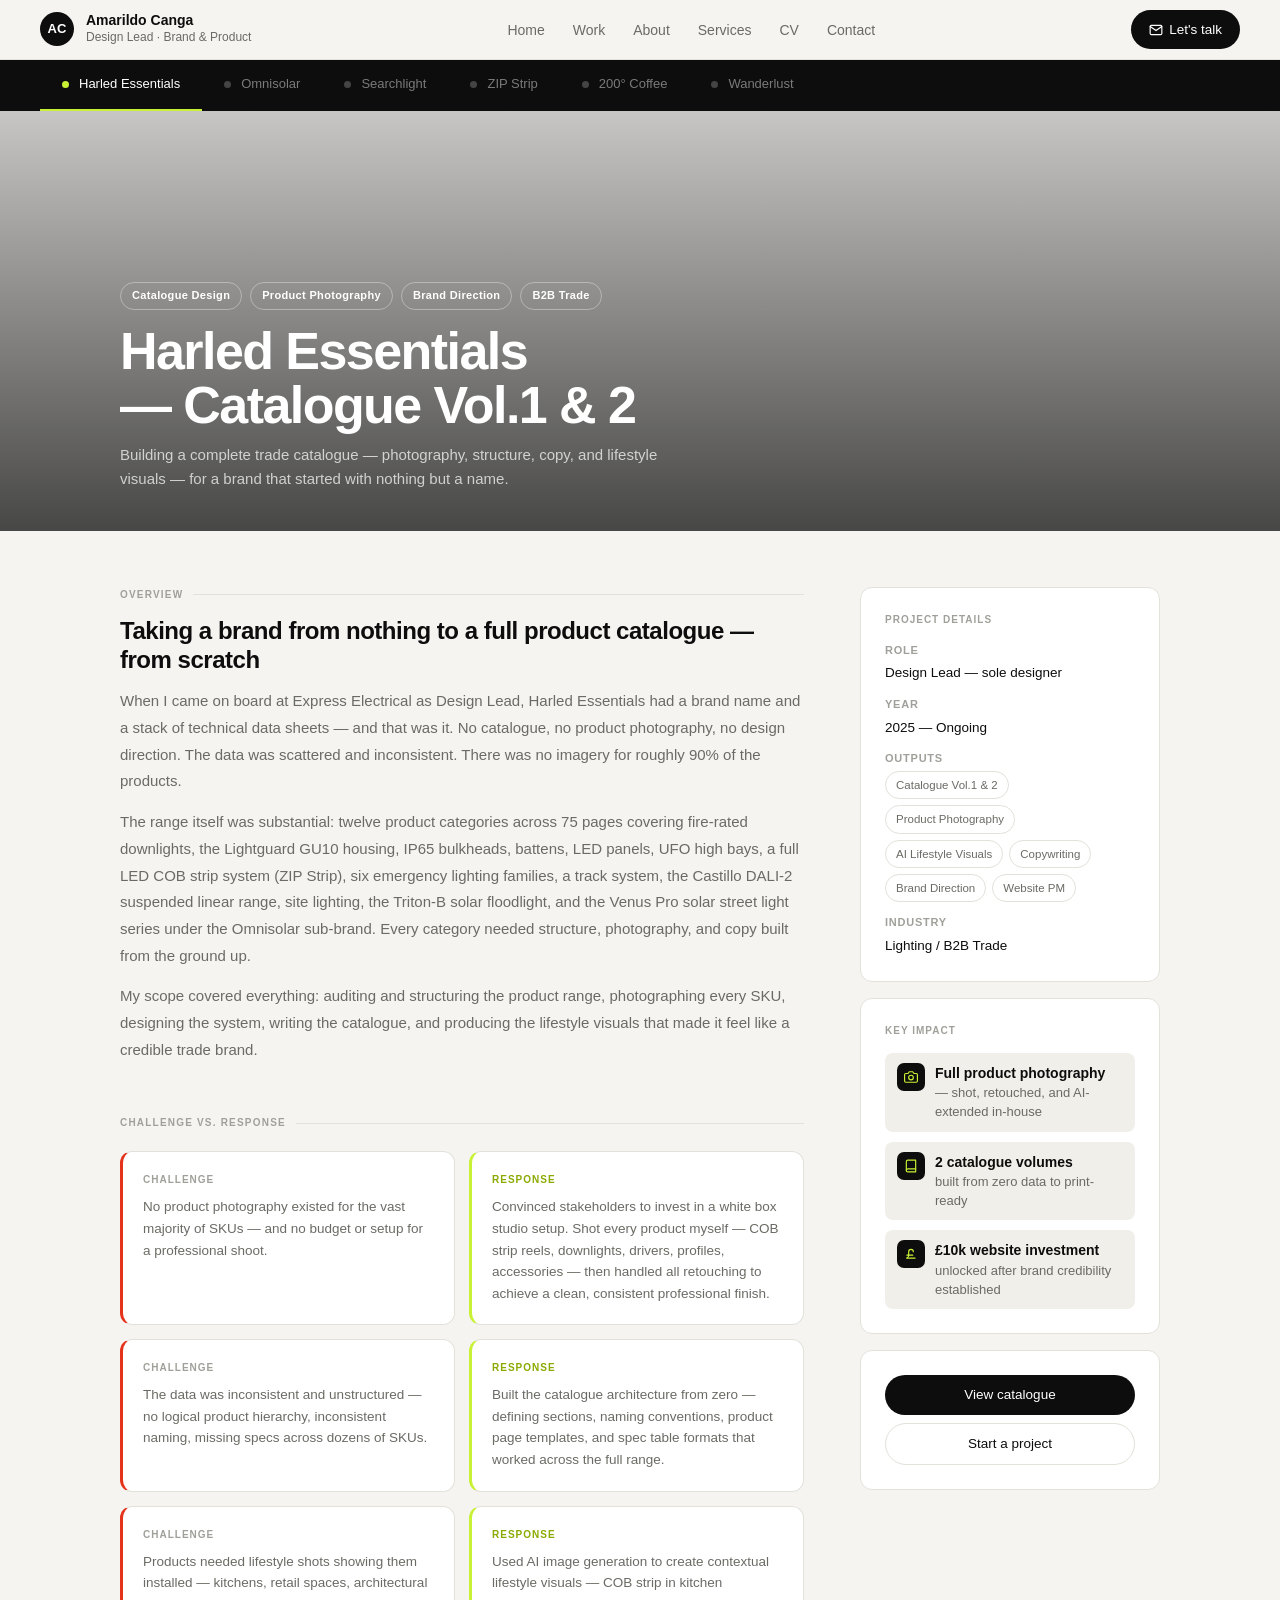
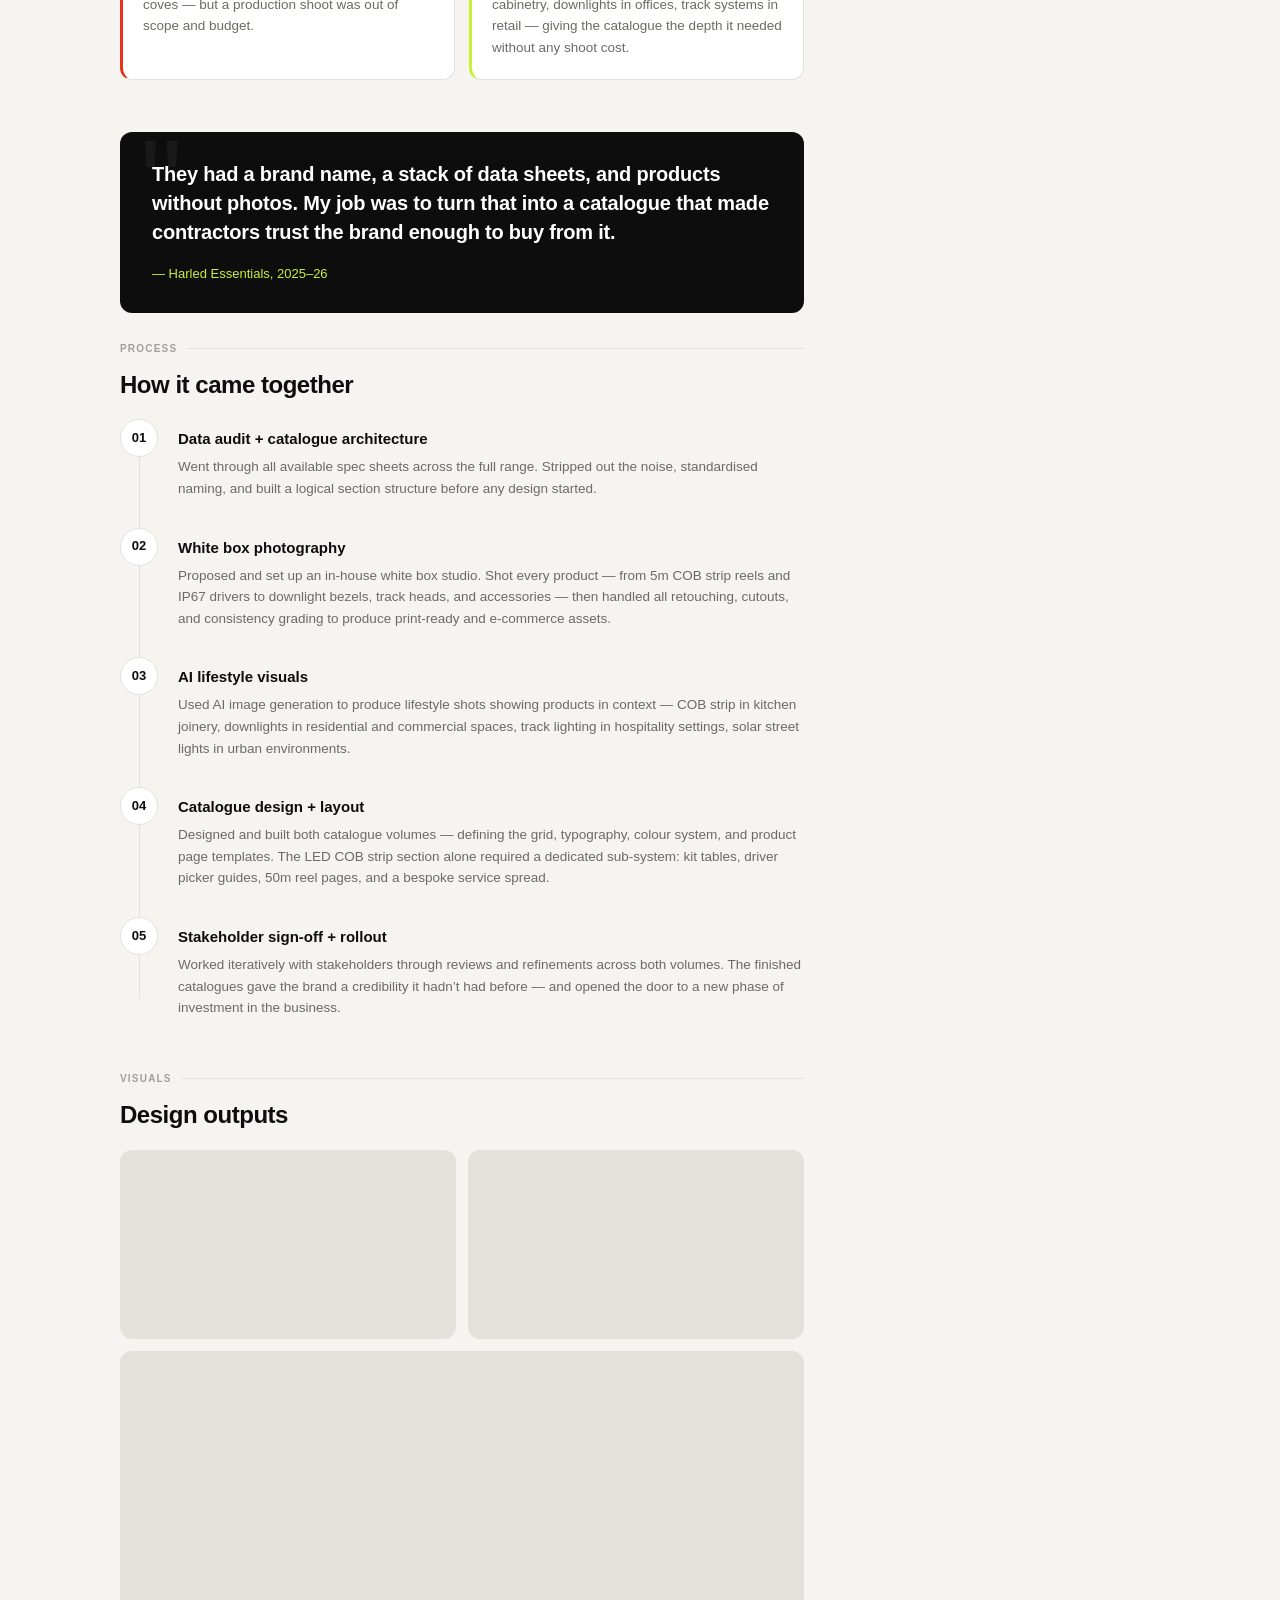
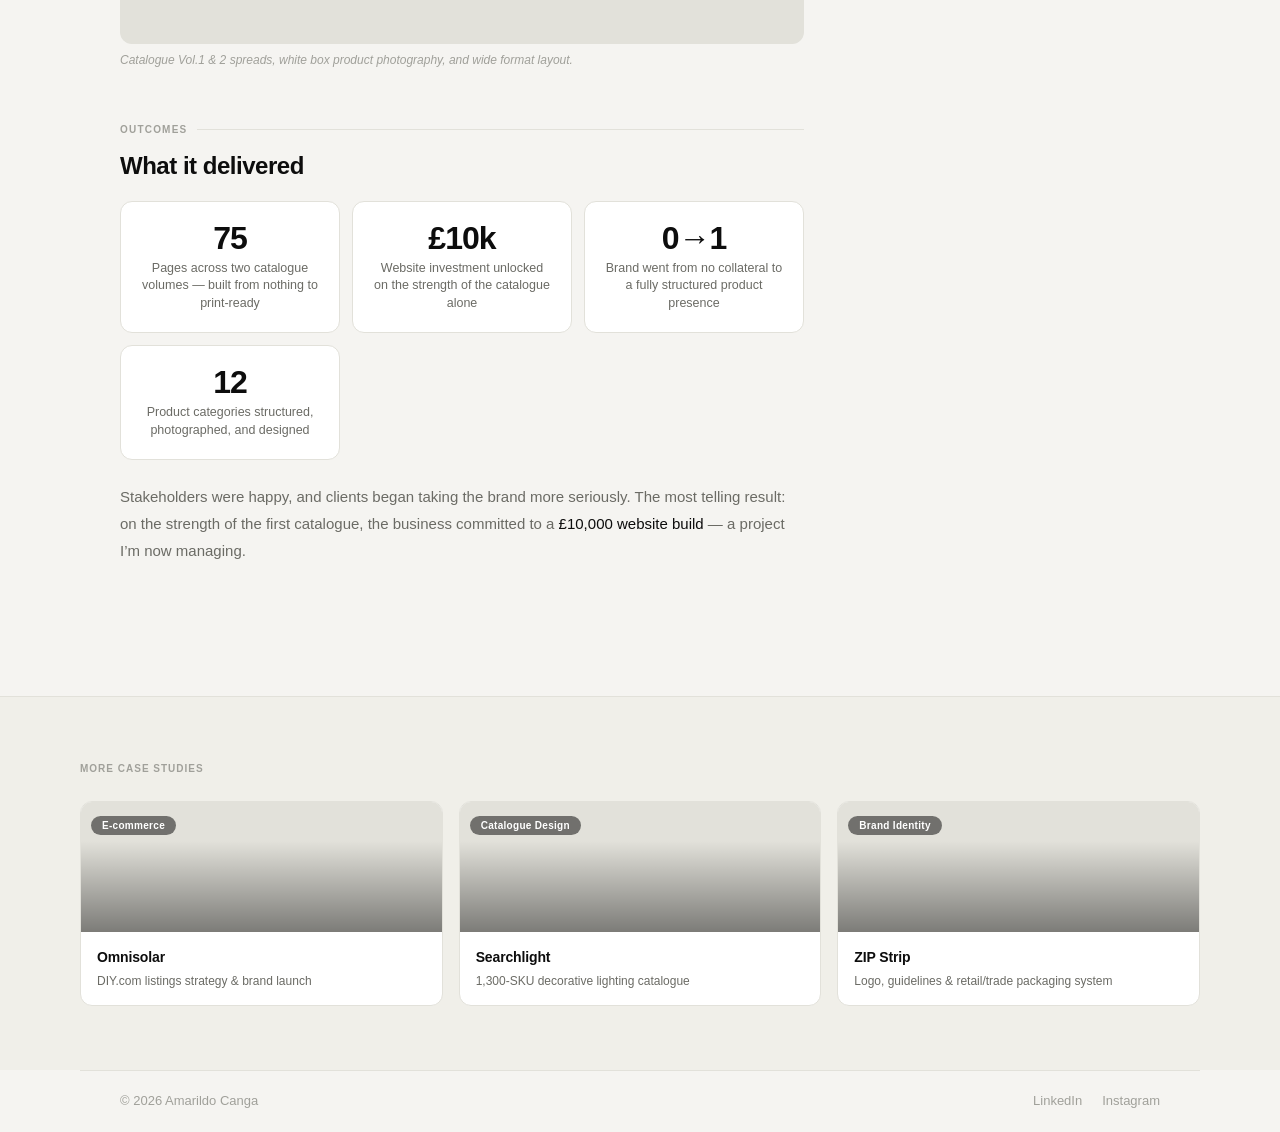
<file: harled.html>
<!DOCTYPE html>
<html lang="en">
<head>
<meta charset="UTF-8">
<meta name="viewport" content="width=device-width, initial-scale=1.0">
<title>Harled Essentials &mdash; Amarildo Canga</title>
<style>
  *, *::before, *::after { box-sizing: border-box; margin: 0; padding: 0; }
  :root {
    --black: #0d0d0d; --white: #ffffff; --off-white: #f5f4f1;
    --gray-100: #f0efe9; --gray-200: #e2e1da; --gray-400: #a0a09a;
    --gray-600: #6b6b65; --gray-800: #2c2c28; --accent: #c8f135;
    --red: #e5321b; --font: 'Helvetica Neue', Helvetica, Arial, sans-serif;
    --radius: 12px; --radius-sm: 8px; --radius-pill: 100px;
  }
  html { scroll-behavior: smooth; }
  body { font-family: var(--font); background: var(--off-white); color: var(--black); font-size: 15px; line-height: 1.6; -webkit-font-smoothing: antialiased; overflow-x: hidden; }

  /* NAV */
  .main-nav { position: sticky; top: 0; z-index: 100; background: rgba(245,244,241,0.95); border-bottom: 1px solid var(--gray-200); padding: 0 40px; height: 60px; display: flex; align-items: center; justify-content: space-between; backdrop-filter: blur(12px); }
  .nav-logo { display: flex; align-items: center; gap: 12px; text-decoration: none; color: var(--black); }
  .nav-avatar { width: 34px; height: 34px; background: var(--black); border-radius: 50%; display: grid; place-items: center; font-weight: 700; font-size: 13px; color: var(--white); flex-shrink: 0; }
  .nav-name { font-weight: 700; font-size: 14px; line-height: 1.2; }
  .nav-title { font-size: 12px; color: var(--gray-600); }
  .nav-links { display: flex; align-items: center; gap: 28px; list-style: none; }
  .nav-links a { text-decoration: none; color: var(--gray-600); font-size: 14px; transition: color 0.2s; }
  .nav-links a:hover { color: var(--black); }
  .btn-pill { display: inline-flex; align-items: center; gap: 6px; background: var(--black); color: var(--white); padding: 9px 18px; border-radius: var(--radius-pill); font-size: 13.5px; font-weight: 500; text-decoration: none; transition: background 0.2s, transform 0.15s; border: none; cursor: pointer; font-family: var(--font); }
  .btn-pill:hover { background: var(--gray-800); transform: translateY(-1px); }
  .btn-pill.outline { background: transparent; color: var(--black); border: 1.5px solid var(--gray-200); }
  .btn-pill.outline:hover { border-color: var(--black); background: transparent; }
  .nav-cta { /* hidden on mobile via media query */ }

  /* BURGER */
  .burger { display: none; flex-direction: column; justify-content: center; gap: 5px; width: 36px; height: 36px; cursor: pointer; background: none; border: none; padding: 4px; flex-shrink: 0; }
  .burger span { display: block; height: 2px; background: var(--black); border-radius: 2px; transition: all 0.3s ease; transform-origin: center; }
  .burger.open span:nth-child(1) { transform: translateY(7px) rotate(45deg); }
  .burger.open span:nth-child(2) { opacity: 0; transform: scaleX(0); }
  .burger.open span:nth-child(3) { transform: translateY(-7px) rotate(-45deg); }

  /* MOBILE MENU */
  .menu-overlay { display: none; position: fixed; inset: 0; background: rgba(0,0,0,0.5); z-index: 200; }
  .menu-overlay.open { display: block; }
  .mobile-menu { position: fixed; top: 0; right: -100%; width: min(320px, 85vw); height: 100vh; background: var(--black); z-index: 201; display: flex; flex-direction: column; padding: 24px; gap: 4px; transition: right 0.3s ease; overflow-y: auto; }
  .mobile-menu.open { right: 0; }
  .mobile-menu-close { align-self: flex-end; background: none; border: none; color: var(--white); font-size: 22px; cursor: pointer; padding: 4px 8px; margin-bottom: 16px; }
  .mobile-menu a { color: rgba(255,255,255,0.7); text-decoration: none; font-size: 16px; font-weight: 400; padding: 12px 0; border-bottom: 1px solid rgba(255,255,255,0.08); transition: color 0.2s; }
  .mobile-menu a:hover, .mobile-menu a.active { color: var(--white); }
  .mobile-menu a:last-child { border-bottom: none; }
  .mobile-cta { margin-top: 20px; background: var(--accent) !important; color: var(--black) !important; border-radius: var(--radius-pill); padding: 12px 20px !important; text-align: center; font-weight: 600 !important; border-bottom: none !important; }


  /* Mobile work submenu */
  .mobile-work-group { display: flex; flex-direction: column; }
  .mobile-work-parent { font-size: 16px; font-weight: 600; padding: 12px 0; border-bottom: 1px solid rgba(255,255,255,0.08); color: rgba(255,255,255,0.7); text-decoration: none; display: block; }
  .mobile-submenu { display: flex; flex-direction: column; padding-left: 16px; border-left: 2px solid var(--accent); margin: 6px 0 10px; gap: 2px; }
  .mobile-submenu a { font-size: 13px; color: rgba(255,255,255,0.5); padding: 5px 0; text-decoration: none; border-bottom: none !important; }
  .mobile-submenu a:hover { color: var(--white); }

  /* CASE SWITCHER TAB BAR */
  .case-switcher { background: var(--black); padding: 0 40px; display: flex; align-items: center; overflow-x: auto; scrollbar-width: none; position: sticky; top: 60px; z-index: 98; }
  .case-switcher::-webkit-scrollbar { display: none; }
  .case-tab { display: flex; align-items: center; gap: 10px; padding: 14px 22px; text-decoration: none; color: rgba(255,255,255,0.45); font-size: 13px; font-weight: 400; border-bottom: 2px solid transparent; transition: color 0.2s, border-color 0.2s; white-space: nowrap; flex-shrink: 0; }
  .case-tab:hover { color: rgba(255,255,255,0.8); }
  .case-tab.active { color: var(--white); border-bottom-color: var(--accent); }
  .case-tab-dot { width: 7px; height: 7px; border-radius: 50%; background: currentColor; opacity: 0.5; flex-shrink: 0; }
  .case-tab.active .case-tab-dot { background: var(--accent); opacity: 1; }

  /* HERO */
  .cs-hero { position: relative; height: 420px; overflow: hidden; display: flex; align-items: flex-end; }
  .cs-hero-bg { position: absolute; inset: 0; width: 100%; height: 100%; background-size: cover; background-position: center; transition: transform 8s ease; }
  .cs-hero:hover .cs-hero-bg { transform: scale(1.03); }
  .cs-hero-overlay { position: absolute; inset: 0; background: linear-gradient(to bottom, rgba(13,13,13,0.2) 0%, rgba(13,13,13,0.75) 100%); }
  .cs-hero-content { position: relative; z-index: 2; padding: 0 40px 40px; width: 100%; max-width: 1120px; margin: 0 auto; }
  .cs-hero-tags { display: flex; gap: 8px; margin-bottom: 14px; flex-wrap: wrap; }
  .chip { font-size: 11px; font-weight: 600; padding: 4px 11px; border-radius: var(--radius-pill); letter-spacing: 0.03em; }
  .chip-dark { background: rgba(0,0,0,0.5); color: var(--white); backdrop-filter: blur(4px); }
  .chip-accent { background: var(--accent); color: var(--black); }
  .chip-outline { border: 1px solid rgba(255,255,255,0.35); color: var(--white); }
  .cs-hero-title { font-size: clamp(30px, 4.5vw, 52px); font-weight: 800; color: var(--white); letter-spacing: -0.03em; line-height: 1.05; margin-bottom: 10px; }
  .cs-hero-sub { color: rgba(255,255,255,0.72); font-size: 15px; font-weight: 300; max-width: 560px; line-height: 1.6; }
  .cs-hero-content > * { animation: fadeUp 0.65s ease both; }
  .cs-hero-content > *:nth-child(1) { animation-delay: 0.1s; }
  .cs-hero-content > *:nth-child(2) { animation-delay: 0.2s; }
  .cs-hero-content > *:nth-child(3) { animation-delay: 0.3s; }
  @keyframes fadeUp { from { opacity: 0; transform: translateY(18px); } to { opacity: 1; transform: translateY(0); } }

  /* BODY LAYOUT */
  .cs-body { max-width: 1120px; margin: 0 auto; padding: 56px 40px 80px; display: grid; grid-template-columns: 1fr 300px; gap: 56px; align-items: start; }
  .cs-sidebar { position: sticky; top: 140px; }
  .sidebar-card { background: var(--white); border: 1px solid var(--gray-200); border-radius: var(--radius); padding: 24px; margin-bottom: 16px; }
  .sidebar-label { font-size: 10px; text-transform: uppercase; letter-spacing: 0.1em; color: var(--gray-400); font-weight: 600; margin-bottom: 14px; }
  .meta-row { display: flex; flex-direction: column; gap: 12px; }
  .meta-item-label { font-size: 11px; text-transform: uppercase; letter-spacing: 0.07em; color: var(--gray-400); font-weight: 600; margin-bottom: 3px; }
  .meta-item-value { font-size: 13.5px; font-weight: 500; color: var(--black); }
  .tag-wrap { display: flex; flex-wrap: wrap; gap: 6px; }
  .tag { padding: 4px 10px; border: 1.5px solid var(--gray-200); border-radius: var(--radius-pill); font-size: 11.5px; color: var(--gray-600); }
  .impact-metric { display: flex; flex-direction: column; gap: 10px; }
  .impact-row { display: flex; align-items: flex-start; gap: 10px; padding: 10px 12px; background: var(--gray-100); border-radius: var(--radius-sm); }
  .impact-icon { width: 28px; height: 28px; background: var(--black); border-radius: 7px; display: grid; place-items: center; flex-shrink: 0; font-size: 13px; color: var(--accent); }
  .impact-text { font-size: 13px; color: var(--gray-600); line-height: 1.45; }
  .impact-text strong { display: block; font-size: 14px; color: var(--black); font-weight: 600; margin-bottom: 1px; }
  .sidebar-cta-stack { display: flex; flex-direction: column; gap: 8px; }
  .sidebar-cta-stack .btn-pill { justify-content: center; }

  /* MAIN CONTENT */
  .section-block { margin-bottom: 52px; }
  .block-label { display: flex; align-items: center; gap: 10px; font-size: 10px; text-transform: uppercase; letter-spacing: 0.12em; color: var(--gray-400); font-weight: 600; margin-bottom: 14px; }
  .block-label::after { content: ''; flex: 1; height: 1px; background: var(--gray-200); }
  .block-title { font-size: 24px; font-weight: 700; letter-spacing: -0.02em; margin-bottom: 14px; line-height: 1.2; }
  .block-body { font-size: 15px; color: var(--gray-600); line-height: 1.78; font-weight: 300; }
  .block-body p + p { margin-top: 14px; }
  .block-body strong { color: var(--black); font-weight: 500; }
  .cr-grid { display: grid; grid-template-columns: 1fr 1fr; gap: 14px; margin-top: 20px; }
  .cr-card { background: var(--white); border: 1px solid var(--gray-200); border-radius: var(--radius); padding: 20px; }
  .cr-card-label { font-size: 10px; text-transform: uppercase; letter-spacing: 0.1em; color: var(--gray-400); font-weight: 600; margin-bottom: 8px; }
  .cr-card.challenge { border-left: 3px solid var(--red); }
  .cr-card.response { border-left: 3px solid var(--accent); }
  .cr-card.response .cr-card-label { color: #8aaa00; }
  .cr-card p { font-size: 13.5px; color: var(--gray-600); line-height: 1.6; }
  .process-steps { display: flex; flex-direction: column; gap: 0; margin-top: 20px; position: relative; }
  .process-steps::before { content: ''; position: absolute; left: 19px; top: 20px; bottom: 20px; width: 1px; background: var(--gray-200); }
  .process-step { display: flex; gap: 20px; padding: 0 0 28px; position: relative; }
  .process-step:last-child { padding-bottom: 0; }
  .step-num { width: 38px; height: 38px; background: var(--white); border: 1.5px solid var(--gray-200); border-radius: 50%; display: grid; place-items: center; font-size: 13px; font-weight: 700; color: var(--black); flex-shrink: 0; z-index: 1; transition: background 0.2s, border-color 0.2s; }
  .process-step:hover .step-num { background: var(--black); color: var(--white); border-color: var(--black); }
  .step-content { padding-top: 8px; }
  .step-title { font-size: 15px; font-weight: 600; margin-bottom: 5px; }
  .step-desc { font-size: 13.5px; color: var(--gray-600); line-height: 1.6; }
  .gallery { display: grid; gap: 12px; margin-top: 20px; }
  .gallery-2 { grid-template-columns: 1fr 1fr; }
  .gallery-item { border-radius: var(--radius); overflow: hidden; }
  .gallery-img { width: 100%; display: block; aspect-ratio: 16/9; background-size: cover; background-position: center; background-color: var(--gray-200); }
  .gallery-caption { font-size: 12px; color: var(--gray-400); margin-top: 7px; font-style: italic; }
  .outcomes-grid { display: grid; grid-template-columns: repeat(3, 1fr); gap: 12px; margin-top: 20px; }
  .outcome-box { background: var(--white); border: 1px solid var(--gray-200); border-radius: var(--radius); padding: 20px; text-align: center; }
  .outcome-num { font-size: 32px; font-weight: 800; color: var(--black); letter-spacing: -0.03em; line-height: 1; margin-bottom: 6px; }
  .outcome-label { font-size: 12.5px; color: var(--gray-600); line-height: 1.4; }
  .highlight-block { background: var(--black); border-radius: var(--radius); padding: 28px 32px; margin: 28px 0; position: relative; overflow: hidden; }
  .highlight-block::before { content: '"'; position: absolute; top: -10px; left: 20px; font-size: 120px; color: rgba(255,255,255,0.05); line-height: 1; }
  .highlight-block p { font-size: 20px; font-weight: 600; color: var(--white); line-height: 1.45; letter-spacing: -0.01em; position: relative; z-index: 1; margin-bottom: 14px; }
  .highlight-block .accent-line { font-size: 13px; color: var(--accent); font-weight: 500; position: relative; z-index: 1; }

  /* NEXT PROJECTS */
  .next-section { background: var(--gray-100); border-top: 1px solid var(--gray-200); padding: 64px 40px; }
  .next-inner { max-width: 1120px; margin: 0 auto; }
  .next-label { font-size: 10px; text-transform: uppercase; letter-spacing: 0.1em; color: var(--gray-400); font-weight: 600; margin-bottom: 24px; }
  .next-grid { display: grid; grid-template-columns: repeat(3, 1fr); gap: 16px; }
  .next-card { background: var(--white); border: 1px solid var(--gray-200); border-radius: var(--radius); overflow: hidden; text-decoration: none; color: var(--black); transition: transform 0.25s, box-shadow 0.25s; display: block; }
  .next-card:hover { transform: translateY(-3px); box-shadow: 0 10px 32px rgba(0,0,0,0.09); }
  .next-card-img { height: 130px; position: relative; overflow: hidden; background-size: cover; background-position: center; background-color: var(--gray-200); }
  .next-card-overlay { position: absolute; inset: 0; background: linear-gradient(to bottom, transparent 30%, rgba(0,0,0,0.45) 100%); }
  .next-card-chip { position: absolute; top: 10px; left: 10px; }
  .next-card-body { padding: 14px 16px 16px; }
  .next-card-title { font-size: 14px; font-weight: 700; margin-bottom: 4px; letter-spacing: -0.01em; }
  .next-card-sub { font-size: 12px; color: var(--gray-600); line-height: 1.4; }

  /* FOOTER */
  footer { border-top: 1px solid var(--gray-200); padding: 20px 40px; max-width: 1120px; margin: 0 auto; display: flex; justify-content: space-between; align-items: center; }
  .footer-copy { font-size: 13px; color: var(--gray-400); }
  .footer-links { display: flex; gap: 20px; }
  .footer-links a { font-size: 13px; color: var(--gray-400); text-decoration: none; transition: color 0.2s; }
  .footer-links a:hover { color: var(--black); }

  /* REVEAL */
  .reveal { opacity: 0; transform: translateY(14px); transition: opacity 0.55s ease, transform 0.55s ease; }
  .reveal.visible { opacity: 1; transform: none; }

  /* RESPONSIVE */
  @media (max-width: 900px) {
    .main-nav { padding: 0 20px; }
    .case-switcher { padding: 0 12px; }
    .cs-hero { height: 300px; }
    .cs-hero-content { padding: 0 20px 28px; }
    .cs-body { grid-template-columns: 1fr; padding: 36px 20px 60px; gap: 36px; }
    .cs-sidebar { position: static; }
    .cr-grid { grid-template-columns: 1fr; }
    .gallery-2 { grid-template-columns: 1fr; }
    .outcomes-grid { grid-template-columns: 1fr 1fr; }
    .next-grid { grid-template-columns: 1fr 1fr; }
    .next-section { padding: 48px 20px; }
    footer { padding: 20px; flex-direction: column; gap: 12px; }
  }
  @media (max-width: 640px) {
    .nav-links { display: none; }
    .nav-cta { display: none !important; }
    .burger { display: flex !important; }
  }
  @media (max-width: 480px) {
    .cs-hero { height: 260px; }
    .cs-hero-content { padding: 0 16px 24px; }
    .cs-hero-title { font-size: 24px; }
    .cs-hero-sub { font-size: 13px; }
    .cs-body { padding: 28px 16px 60px; }
    .case-switcher { padding: 0 4px; }
    .case-tab { padding: 12px 12px; font-size: 11px; }
    .outcomes-grid { grid-template-columns: 1fr; }
    .next-grid { grid-template-columns: 1fr; }
    .sidebar-card { padding: 16px; }
    .cr-grid { grid-template-columns: 1fr; }
  }
</style>
</head>
<body>
<div class="menu-overlay" id="menuOverlay"></div>
<div class="mobile-menu" id="mobileMenu">
  <button class="mobile-menu-close" id="menuClose">&#x2715;</button>
  <a href="/">Home</a>
  <div class="mobile-work-group">
    <a href="/work" class="mobile-work-parent">Work</a>
    <div class="mobile-submenu">
      <a href="/harled">Harled Essentials</a>
      <a href="/omnisolar">Omnisolar</a>
      <a href="/searchlight">Searchlight</a>
      <a href="/zipstrip">ZIP Strip</a>
      <a href="/coffee">200&#xB0; Coffee</a>
      <a href="/wanderlust">Wanderlust</a>
    </div>
  </div>
  <a href="/about">About</a>
  <a href="/services">Services</a>
  <a href="/cv">CV</a>
  <a href="/contact">Contact</a>
  <a href="/contact" class="mobile-cta">Let&#x2019;s talk</a>
</div>
<nav class="main-nav">
  <a href="/" class="nav-logo">
    <div class="nav-avatar">AC</div>
    <div><div class="nav-name">Amarildo Canga</div><div class="nav-title">Design Lead &middot; Brand &amp; Product</div></div>
  </a>
    <ul class="nav-links">
    <li><a href="/">Home</a></li>
    <li><a href="/work">Work</a></li>
    <li><a href="/about">About</a></li>
    <li><a href="/services">Services</a></li>
    <li><a href="/cv">CV</a></li>
    <li><a href="/contact">Contact</a></li>
  </ul>
  <a href="/contact" class="btn-pill nav-cta"><svg width="14" height="14" viewBox="0 0 24 24" fill="none" stroke="currentColor" stroke-width="2" stroke-linecap="round" stroke-linejoin="round"><path d="M4 4h16c1.1 0 2 .9 2 2v12c0 1.1-.9 2-2 2H4c-1.1 0-2-.9-2-2V6c0-1.1.9-2 2-2z"/><polyline points="22,6 12,13 2,6"/></svg> Let's talk </a>
  <button class="burger" id="burger" aria-label="Menu"><span></span><span></span><span></span></button>
</nav>
<div class="case-switcher">
  <a href="/harled" class="case-tab active"><span class="case-tab-dot"></span>Harled Essentials</a>
  <a href="/omnisolar" class="case-tab"><span class="case-tab-dot"></span>Omnisolar</a>
  <a href="/searchlight" class="case-tab"><span class="case-tab-dot"></span>Searchlight</a>
  <a href="/zipstrip" class="case-tab"><span class="case-tab-dot"></span>ZIP Strip</a>
  <a href="/coffee" class="case-tab"><span class="case-tab-dot"></span>200° Coffee</a>
  <a href="/wanderlust" class="case-tab"><span class="case-tab-dot"></span>Wanderlust</a>
</div>
<div class="cs-hero">
  <div class="cs-hero-bg" style="background-image:url('https://res.cloudinary.com/dylkbwins/image/upload//Harled_Essentials_hero.jpg');"></div>
  <div class="cs-hero-overlay"></div>
  <div class="cs-hero-content">
    <div class="cs-hero-tags">
      <span class="chip chip-outline">Catalogue Design</span>
      <span class="chip chip-outline">Product Photography</span>
      <span class="chip chip-outline">Brand Direction</span>
      <span class="chip chip-outline">B2B Trade</span>
    </div>
    <h1 class="cs-hero-title">Harled Essentials<br>&mdash; Catalogue Vol.1 &amp; 2</h1>
    <p class="cs-hero-sub">Building a complete trade catalogue &mdash; photography, structure, copy, and lifestyle visuals &mdash; for a brand that started with nothing but a name.</p>
  </div>
</div>

<div class="cs-body">
  <main class="cs-main">

    <div class="section-block reveal">
      <div class="block-label">Overview</div>
      <h2 class="block-title">Taking a brand from nothing to a full product catalogue &mdash; from scratch</h2>
      <div class="block-body">
        <p>When I came on board at Express Electrical as Design Lead, Harled Essentials had a brand name and a stack of technical data sheets &mdash; and that was it. No catalogue, no product photography, no design direction. The data was scattered and inconsistent. There was no imagery for roughly 90% of the products.</p>
        <p>The range itself was substantial: twelve product categories across 75 pages covering fire-rated downlights, the Lightguard GU10 housing, IP65 bulkheads, battens, LED panels, UFO high bays, a full LED COB strip system (ZIP Strip), six emergency lighting families, a track system, the Castillo DALI-2 suspended linear range, site lighting, the Triton-B solar floodlight, and the Venus Pro solar street light series under the Omnisolar sub-brand. Every category needed structure, photography, and copy built from the ground up.</p>
        <p>My scope covered everything: auditing and structuring the product range, photographing every SKU, designing the system, writing the catalogue, and producing the lifestyle visuals that made it feel like a credible trade brand.</p>
      </div>
    </div>

    <div class="section-block reveal">
      <div class="block-label">Challenge vs. Response</div>
      <div class="cr-grid">
        <div class="cr-card challenge"><div class="cr-card-label">Challenge</div><p>No product photography existed for the vast majority of SKUs &mdash; and no budget or setup for a professional shoot.</p></div>
        <div class="cr-card response"><div class="cr-card-label">Response</div><p>Convinced stakeholders to invest in a white box studio setup. Shot every product myself &mdash; COB strip reels, downlights, drivers, profiles, accessories &mdash; then handled all retouching to achieve a clean, consistent professional finish.</p></div>
        <div class="cr-card challenge"><div class="cr-card-label">Challenge</div><p>The data was inconsistent and unstructured &mdash; no logical product hierarchy, inconsistent naming, missing specs across dozens of SKUs.</p></div>
        <div class="cr-card response"><div class="cr-card-label">Response</div><p>Built the catalogue architecture from zero &mdash; defining sections, naming conventions, product page templates, and spec table formats that worked across the full range.</p></div>
        <div class="cr-card challenge"><div class="cr-card-label">Challenge</div><p>Products needed lifestyle shots showing them installed &mdash; kitchens, retail spaces, architectural coves &mdash; but a production shoot was out of scope and budget.</p></div>
        <div class="cr-card response"><div class="cr-card-label">Response</div><p>Used AI image generation to create contextual lifestyle visuals &mdash; COB strip in kitchen cabinetry, downlights in offices, track systems in retail &mdash; giving the catalogue the depth it needed without any shoot cost.</p></div>
        
        
      </div>
    </div>

    <div class="highlight-block reveal">
      <p>They had a brand name, a stack of data sheets, and products without photos. My job was to turn that into a catalogue that made contractors trust the brand enough to buy from it.</p>
      <span class="accent-line">&mdash; Harled Essentials, 2025&ndash;26</span>
    </div>

    <div class="section-block reveal">
      <div class="block-label">Process</div>
      <h2 class="block-title">How it came together</h2>
      <div class="process-steps">
        <div class="process-step"><div class="step-num">01</div><div class="step-content"><div class="step-title">Data audit + catalogue architecture</div><div class="step-desc">Went through all available spec sheets across the full range. Stripped out the noise, standardised naming, and built a logical section structure before any design started.</div></div></div>
        <div class="process-step"><div class="step-num">02</div><div class="step-content"><div class="step-title">White box photography</div><div class="step-desc">Proposed and set up an in-house white box studio. Shot every product &mdash; from 5m COB strip reels and IP67 drivers to downlight bezels, track heads, and accessories &mdash; then handled all retouching, cutouts, and consistency grading to produce print-ready and e-commerce assets.</div></div></div>
        <div class="process-step"><div class="step-num">03</div><div class="step-content"><div class="step-title">AI lifestyle visuals</div><div class="step-desc">Used AI image generation to produce lifestyle shots showing products in context &mdash; COB strip in kitchen joinery, downlights in residential and commercial spaces, track lighting in hospitality settings, solar street lights in urban environments.</div></div></div>
        <div class="process-step"><div class="step-num">04</div><div class="step-content"><div class="step-title">Catalogue design + layout</div><div class="step-desc">Designed and built both catalogue volumes &mdash; defining the grid, typography, colour system, and product page templates. The LED COB strip section alone required a dedicated sub-system: kit tables, driver picker guides, 50m reel pages, and a bespoke service spread.</div></div></div>
        <div class="process-step"><div class="step-num">05</div><div class="step-content"><div class="step-title">Stakeholder sign-off + rollout</div><div class="step-desc">Worked iteratively with stakeholders through reviews and refinements across both volumes. The finished catalogues gave the brand a credibility it hadn&rsquo;t had before &mdash; and opened the door to a new phase of investment in the business.</div></div></div>
      </div>
    </div>

    <div class="section-block reveal">
      <div class="block-label">Visuals</div>
      <h2 class="block-title">Design outputs</h2>
      <div class="gallery gallery-2">
        <div class="gallery-item"><div class="gallery-img" style="background-image:url('https://res.cloudinary.com/dylkbwins/image/upload//Harled_V1.jpg');"></div></div>
        <div class="gallery-item"><div class="gallery-img" style="background-image:url('https://res.cloudinary.com/dylkbwins/image/upload//Harled_box.jpg');"></div></div>
      </div>
      <div class="gallery" style="margin-top:12px;">
        <div class="gallery-item"><div class="gallery-img" style="aspect-ratio:21/9;background-image:url('https://res.cloudinary.com/dylkbwins/image/upload//Harled.jpg');"></div></div>
      </div>
      <p class="gallery-caption">Catalogue Vol.1 &amp; 2 spreads, white box product photography, and wide format layout.</p>
    </div>

    <div class="section-block reveal">
      <div class="block-label">Outcomes</div>
      <h2 class="block-title">What it delivered</h2>
      <div class="outcomes-grid">
        <div class="outcome-box"><div class="outcome-num">75</div><div class="outcome-label">Pages across two catalogue volumes &mdash; built from nothing to print-ready</div></div>
        <div class="outcome-box"><div class="outcome-num">&pound;10k</div><div class="outcome-label">Website investment unlocked on the strength of the catalogue alone</div></div>
        <div class="outcome-box"><div class="outcome-num">0&rarr;1</div><div class="outcome-label">Brand went from no collateral to a fully structured product presence</div></div>
        <div class="outcome-box"><div class="outcome-num">12</div><div class="outcome-label">Product categories structured, photographed, and designed</div></div>
      </div>
      <div class="block-body" style="margin-top:24px;"><p>Stakeholders were happy, and clients began taking the brand more seriously. The most telling result: on the strength of the first catalogue, the business committed to a <strong>&pound;10,000 website build</strong> &mdash; a project I&rsquo;m now managing.</p></div>
    </div>

  </main>
  <aside class="cs-sidebar">
    <div class="sidebar-card reveal">
      <div class="sidebar-label">Project Details</div>
      <div class="meta-row">
        <div class="meta-item"><div class="meta-item-label">Role</div><div class="meta-item-value">Design Lead &mdash; sole designer</div></div>
        <div class="meta-item"><div class="meta-item-label">Year</div><div class="meta-item-value">2025 &mdash; Ongoing</div></div>
        <div class="meta-item"><div class="meta-item-label">outputs</div><div class="tag-wrap"><span class="tag">Catalogue Vol.1 &amp; 2</span><span class="tag">Product Photography</span><span class="tag">AI Lifestyle Visuals</span><span class="tag">Copywriting</span><span class="tag">Brand Direction</span><span class="tag">Website PM</span></div></div>
        <div class="meta-item"><div class="meta-item-label">Industry</div><div class="meta-item-value">Lighting / B2B Trade</div></div>
      </div>
    </div>
    <div class="sidebar-card reveal">
      <div class="sidebar-label">Key Impact</div>
      <div class="impact-metric">
        <div class="impact-row"><div class="impact-icon"><svg width="14" height="14" viewBox="0 0 24 24" fill="none" stroke="currentColor" stroke-width="2" stroke-linecap="round" stroke-linejoin="round"><path d="M23 19a2 2 0 01-2 2H3a2 2 0 01-2-2V8a2 2 0 012-2h4l2-3h6l2 3h4a2 2 0 012 2z"/><circle cx="12" cy="13" r="4"/></svg></div><div class="impact-text"><strong>Full product photography</strong> &mdash; shot, retouched, and AI-extended in-house</div></div>
        <div class="impact-row"><div class="impact-icon"><svg width="14" height="14" viewBox="0 0 24 24" fill="none" stroke="currentColor" stroke-width="2" stroke-linecap="round" stroke-linejoin="round"><path d="M4 19.5A2.5 2.5 0 016.5 17H20"/><path d="M6.5 2H20v20H6.5A2.5 2.5 0 014 19.5v-15A2.5 2.5 0 016.5 2z"/></svg></div><div class="impact-text"><strong>2 catalogue volumes</strong> built from zero data to print-ready</div></div>
        <div class="impact-row"><div class="impact-icon"><svg width="14" height="14" viewBox="0 0 24 24" fill="none" stroke="currentColor" stroke-width="2" stroke-linecap="round" stroke-linejoin="round"><line x1="5" y1="14" x2="15" y2="14"/><path d="M8 14V8a4 4 0 018 0"/><path d="M5 19h14"/><path d="M8 14c0 2.5-1 4-3 5"/></svg></div><div class="impact-text"><strong>&pound;10k website investment</strong> unlocked after brand credibility established</div></div>
      </div>
    </div>
    <div class="sidebar-card reveal">
      <div class="sidebar-cta-stack">
        <a href="https://harled-vol1-2.netlify.app" target="_blank" class="btn-pill">View catalogue </a>
        <a href="/contact" class="btn-pill outline">Start a project</a>
      </div>
    </div>
  </aside>
</div>
<div class="next-section">
  <div class="next-inner">
    <div class="next-label">More case studies</div>
    <div class="next-grid">
    <a href="/omnisolar" class="next-card">
      <div class="next-card-img" style="background-image:url('https://res.cloudinary.com/dylkbwins/image/upload//Omnisolar_card.jpg');">
        <div class="next-card-overlay"></div>
        <div class="next-card-chip"><span class="chip chip-dark" style="font-size:10px;">E-commerce</span></div>
      </div>
      <div class="next-card-body">
        <div class="next-card-title">Omnisolar</div>
        <div class="next-card-sub">DIY.com listings strategy & brand launch</div>
      </div>
    </a>
    <a href="/searchlight" class="next-card">
      <div class="next-card-img" style="background-image:url('https://res.cloudinary.com/dylkbwins/image/upload//Searchlight_card.jpg');">
        <div class="next-card-overlay"></div>
        <div class="next-card-chip"><span class="chip chip-dark" style="font-size:10px;">Catalogue Design</span></div>
      </div>
      <div class="next-card-body">
        <div class="next-card-title">Searchlight</div>
        <div class="next-card-sub">1,300-SKU decorative lighting catalogue</div>
      </div>
    </a>
    <a href="/zipstrip" class="next-card">
      <div class="next-card-img" style="background-image:url('https://res.cloudinary.com/dylkbwins/image/upload//ZIP_Strip_card.jpg');">
        <div class="next-card-overlay"></div>
        <div class="next-card-chip"><span class="chip chip-dark" style="font-size:10px;">Brand Identity</span></div>
      </div>
      <div class="next-card-body">
        <div class="next-card-title">ZIP Strip</div>
        <div class="next-card-sub">Logo, guidelines & retail/trade packaging system</div>
      </div>
    </a>
    </div>
  </div>
</div>
<footer>
  <div style="display:flex;justify-content:space-between;align-items:center;width:100%;">
    <span class="footer-copy">&copy; 2026 Amarildo Canga</span>
    <div class="footer-links">
      <a href="https://uk.linkedin.com/in/amarildo-canga-2a92a843" target="_blank">LinkedIn</a>
      <a href="https://www.instagram.com/amarildo.design/" target="_blank">Instagram</a>
    </div>
  </div>
</footer>
<script>
window.addEventListener('DOMContentLoaded', function() {
  var obs = new IntersectionObserver(function(entries) {
    entries.forEach(function(e) {
      if (e.isIntersecting) { e.target.classList.add('visible'); obs.unobserve(e.target); }
    });
  }, { threshold: 0.08 });
  document.querySelectorAll('.reveal').forEach(function(el) { obs.observe(el); });

  (function() {
  var burger = document.getElementById('burger');
  var menu = document.getElementById('mobileMenu');
  var overlay = document.getElementById('menuOverlay');
  var closeBtn = document.getElementById('menuClose');
  function openMenu() { menu.classList.add('open'); overlay.classList.add('open'); burger.classList.add('open'); document.body.style.overflow = 'hidden'; }
  function closeMenu() { menu.classList.remove('open'); overlay.classList.remove('open'); burger.classList.remove('open'); document.body.style.overflow = ''; }
  if (burger) burger.addEventListener('click', openMenu);
  if (closeBtn) closeBtn.addEventListener('click', closeMenu);
  if (overlay) overlay.addEventListener('click', closeMenu);
})();
});
</script>
</body>
</html>
</file>
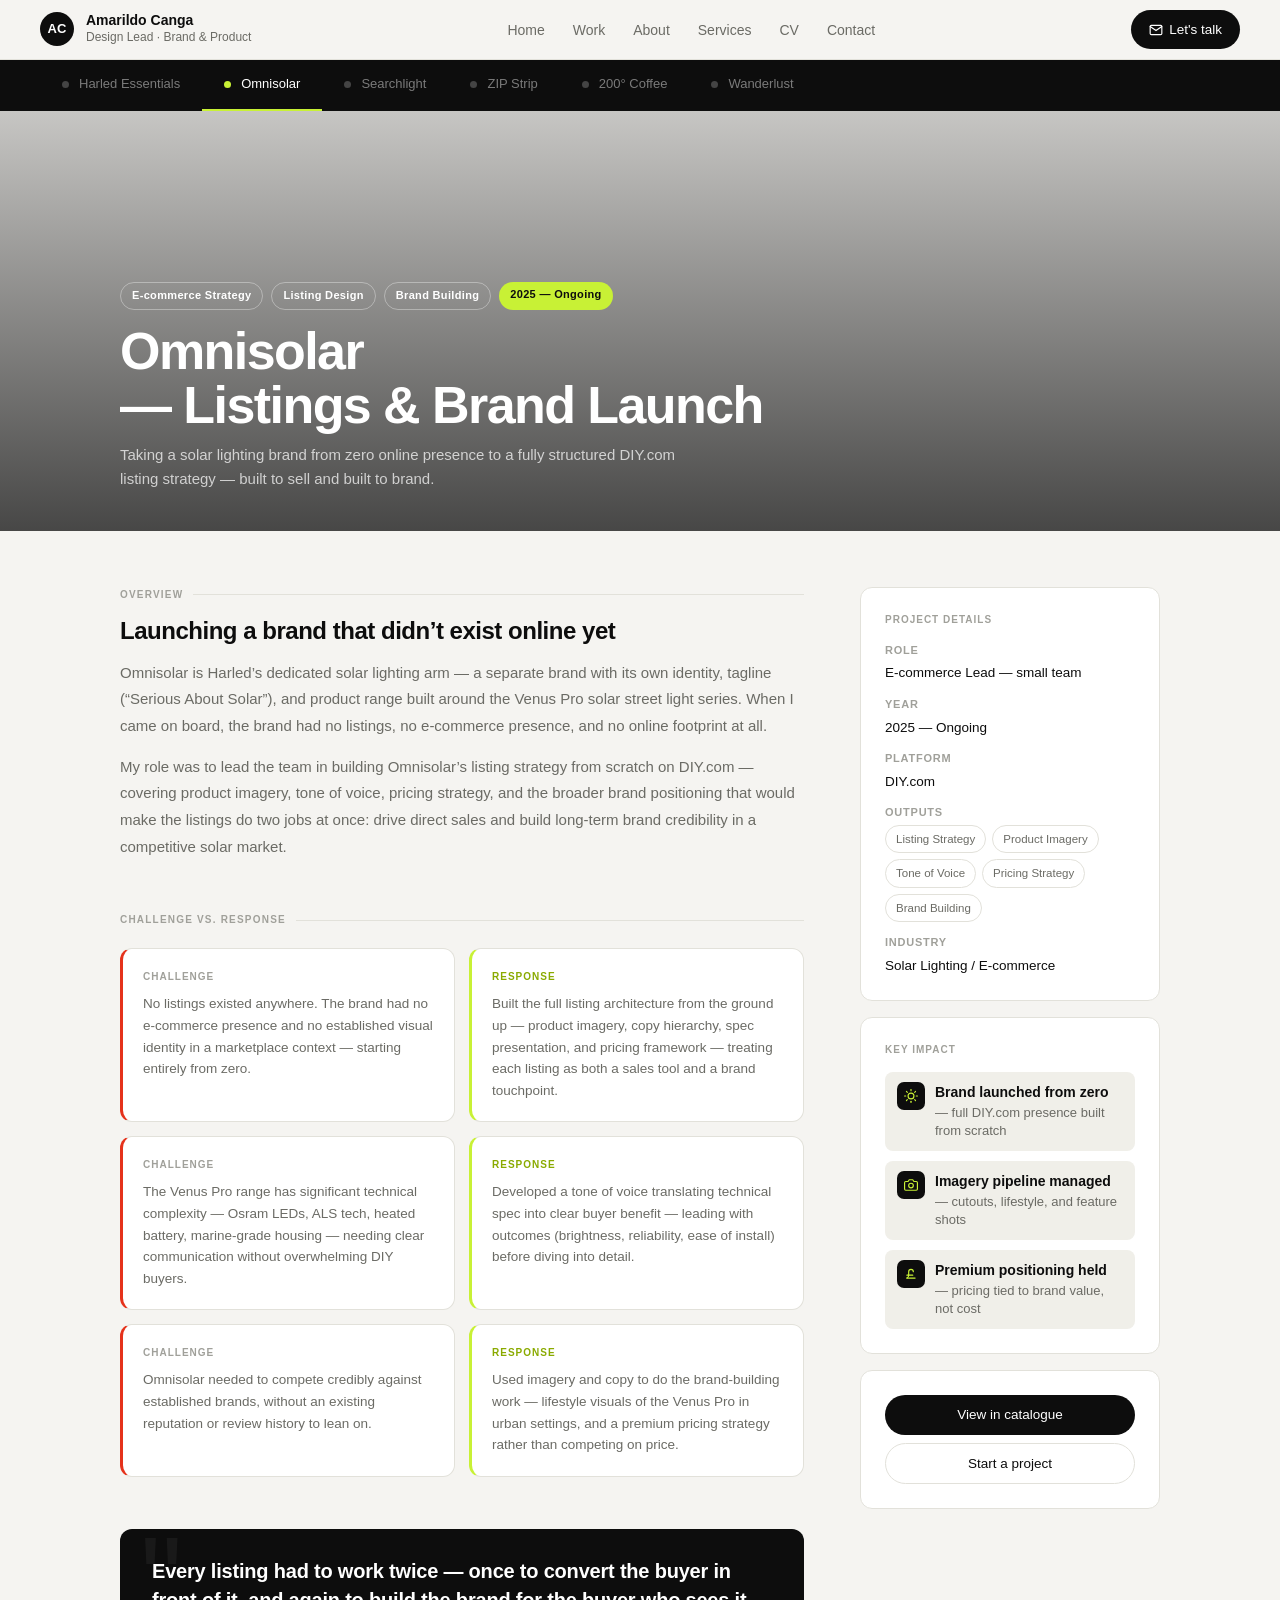
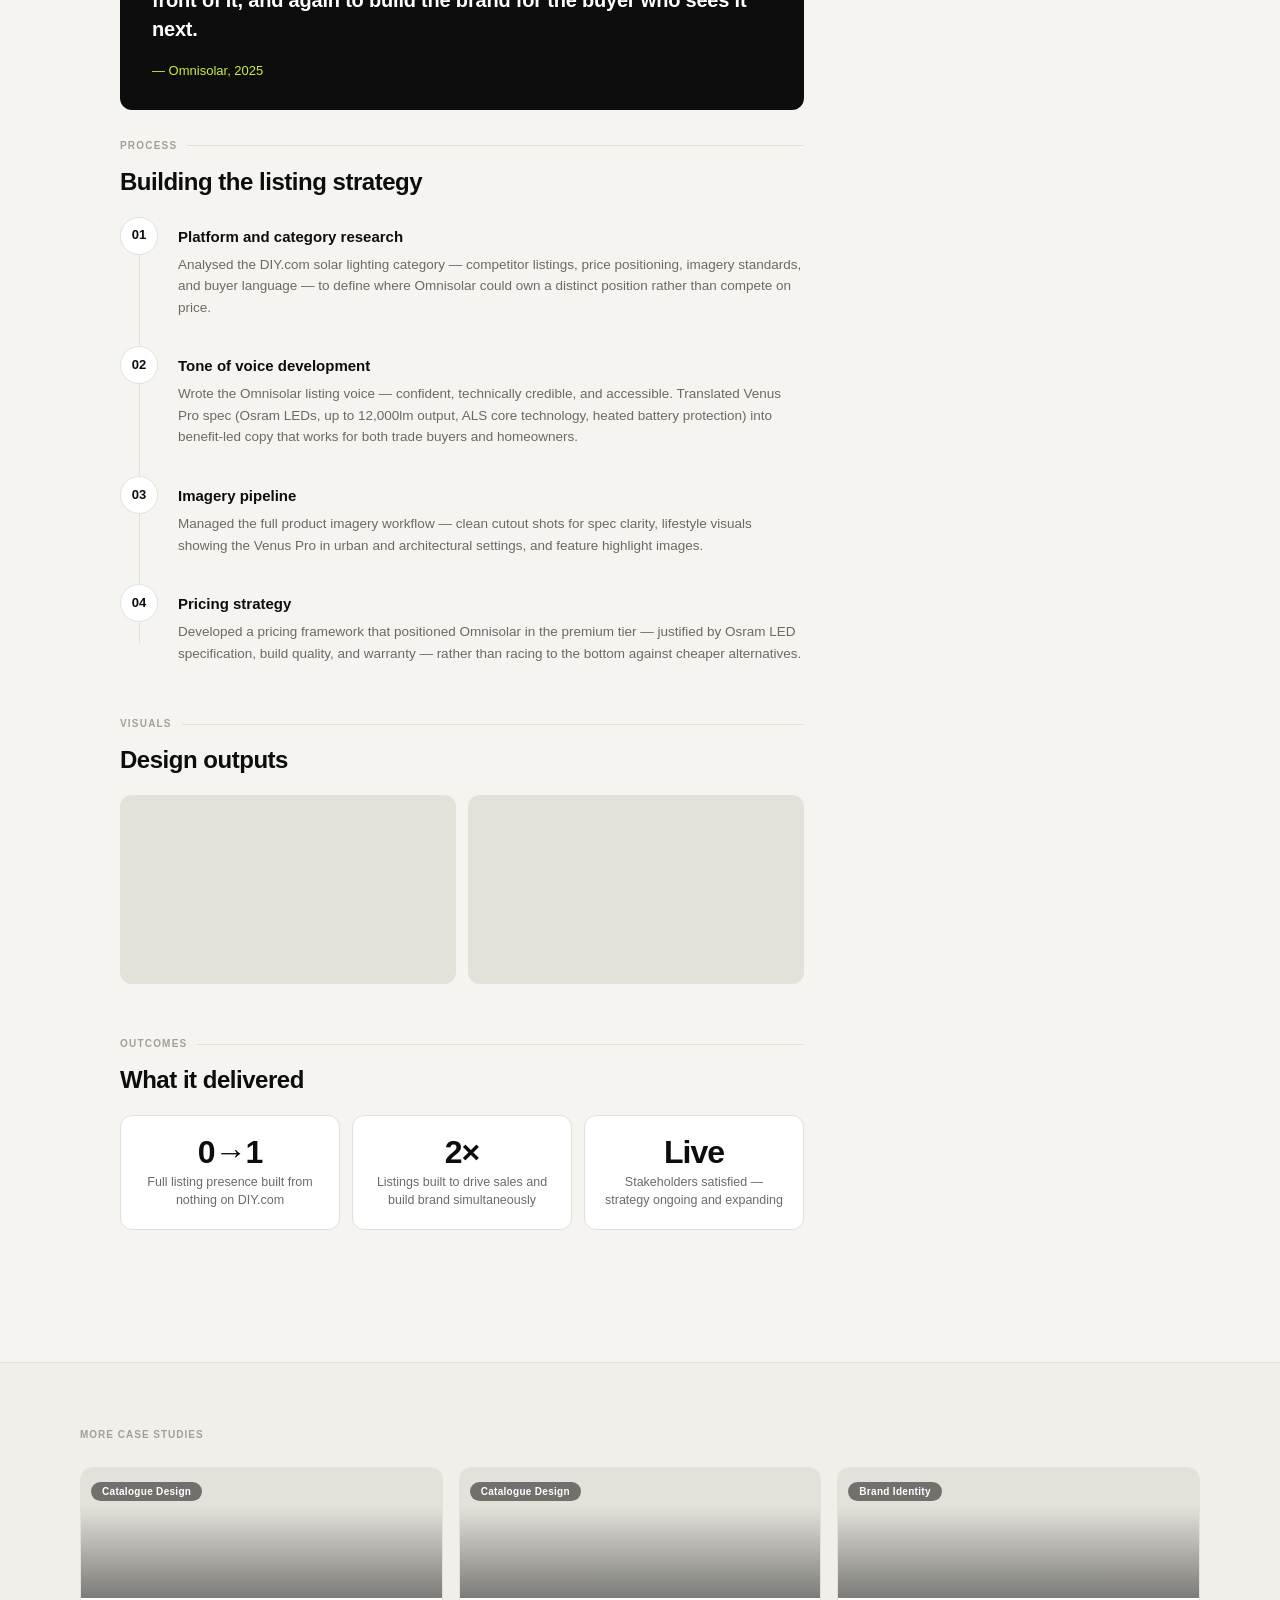
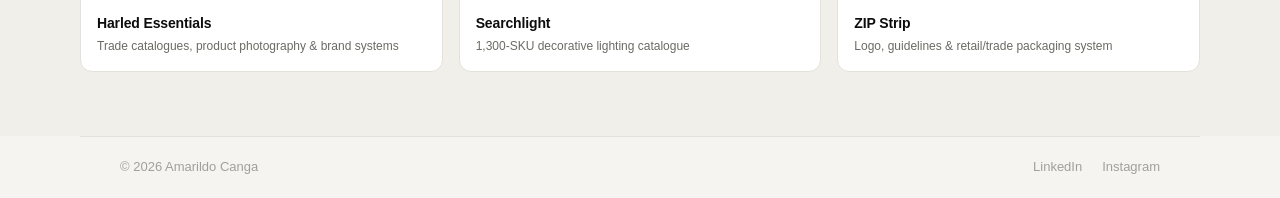
<file: omnisolar.html>
<!DOCTYPE html>
<html lang="en">
<head>
<meta charset="UTF-8">
<meta name="viewport" content="width=device-width, initial-scale=1.0">
<title>Omnisolar &mdash; Amarildo Canga</title>
<style>
  *, *::before, *::after { box-sizing: border-box; margin: 0; padding: 0; }
  :root {
    --black: #0d0d0d; --white: #ffffff; --off-white: #f5f4f1;
    --gray-100: #f0efe9; --gray-200: #e2e1da; --gray-400: #a0a09a;
    --gray-600: #6b6b65; --gray-800: #2c2c28; --accent: #c8f135;
    --red: #e5321b; --font: 'Helvetica Neue', Helvetica, Arial, sans-serif;
    --radius: 12px; --radius-sm: 8px; --radius-pill: 100px;
  }
  html { scroll-behavior: smooth; }
  body { font-family: var(--font); background: var(--off-white); color: var(--black); font-size: 15px; line-height: 1.6; -webkit-font-smoothing: antialiased; overflow-x: hidden; }

  /* NAV */
  .main-nav { position: sticky; top: 0; z-index: 100; background: rgba(245,244,241,0.95); border-bottom: 1px solid var(--gray-200); padding: 0 40px; height: 60px; display: flex; align-items: center; justify-content: space-between; backdrop-filter: blur(12px); }
  .nav-logo { display: flex; align-items: center; gap: 12px; text-decoration: none; color: var(--black); }
  .nav-avatar { width: 34px; height: 34px; background: var(--black); border-radius: 50%; display: grid; place-items: center; font-weight: 700; font-size: 13px; color: var(--white); flex-shrink: 0; }
  .nav-name { font-weight: 700; font-size: 14px; line-height: 1.2; }
  .nav-title { font-size: 12px; color: var(--gray-600); }
  .nav-links { display: flex; align-items: center; gap: 28px; list-style: none; }
  .nav-links a { text-decoration: none; color: var(--gray-600); font-size: 14px; transition: color 0.2s; }
  .nav-links a:hover { color: var(--black); }
  .btn-pill { display: inline-flex; align-items: center; gap: 6px; background: var(--black); color: var(--white); padding: 9px 18px; border-radius: var(--radius-pill); font-size: 13.5px; font-weight: 500; text-decoration: none; transition: background 0.2s, transform 0.15s; border: none; cursor: pointer; font-family: var(--font); }
  .btn-pill:hover { background: var(--gray-800); transform: translateY(-1px); }
  .btn-pill.outline { background: transparent; color: var(--black); border: 1.5px solid var(--gray-200); }
  .btn-pill.outline:hover { border-color: var(--black); background: transparent; }
  .nav-cta { /* hidden on mobile via media query */ }

  /* BURGER */
  .burger { display: none; flex-direction: column; justify-content: center; gap: 5px; width: 36px; height: 36px; cursor: pointer; background: none; border: none; padding: 4px; flex-shrink: 0; }
  .burger span { display: block; height: 2px; background: var(--black); border-radius: 2px; transition: all 0.3s ease; transform-origin: center; }
  .burger.open span:nth-child(1) { transform: translateY(7px) rotate(45deg); }
  .burger.open span:nth-child(2) { opacity: 0; transform: scaleX(0); }
  .burger.open span:nth-child(3) { transform: translateY(-7px) rotate(-45deg); }

  /* MOBILE MENU */
  .menu-overlay { display: none; position: fixed; inset: 0; background: rgba(0,0,0,0.5); z-index: 200; }
  .menu-overlay.open { display: block; }
  .mobile-menu { position: fixed; top: 0; right: -100%; width: min(320px, 85vw); height: 100vh; background: var(--black); z-index: 201; display: flex; flex-direction: column; padding: 24px; gap: 4px; transition: right 0.3s ease; overflow-y: auto; }
  .mobile-menu.open { right: 0; }
  .mobile-menu-close { align-self: flex-end; background: none; border: none; color: var(--white); font-size: 22px; cursor: pointer; padding: 4px 8px; margin-bottom: 16px; }
  .mobile-menu a { color: rgba(255,255,255,0.7); text-decoration: none; font-size: 16px; font-weight: 400; padding: 12px 0; border-bottom: 1px solid rgba(255,255,255,0.08); transition: color 0.2s; }
  .mobile-menu a:hover, .mobile-menu a.active { color: var(--white); }
  .mobile-menu a:last-child { border-bottom: none; }
  .mobile-cta { margin-top: 20px; background: var(--accent) !important; color: var(--black) !important; border-radius: var(--radius-pill); padding: 12px 20px !important; text-align: center; font-weight: 600 !important; border-bottom: none !important; }


  /* Mobile work submenu */
  .mobile-work-group { display: flex; flex-direction: column; }
  .mobile-work-parent { font-size: 16px; font-weight: 600; padding: 12px 0; border-bottom: 1px solid rgba(255,255,255,0.08); color: rgba(255,255,255,0.7); text-decoration: none; display: block; }
  .mobile-submenu { display: flex; flex-direction: column; padding-left: 16px; border-left: 2px solid var(--accent); margin: 6px 0 10px; gap: 2px; }
  .mobile-submenu a { font-size: 13px; color: rgba(255,255,255,0.5); padding: 5px 0; text-decoration: none; border-bottom: none !important; }
  .mobile-submenu a:hover { color: var(--white); }

  /* CASE SWITCHER TAB BAR */
  .case-switcher { background: var(--black); padding: 0 40px; display: flex; align-items: center; overflow-x: auto; scrollbar-width: none; position: sticky; top: 60px; z-index: 98; }
  .case-switcher::-webkit-scrollbar { display: none; }
  .case-tab { display: flex; align-items: center; gap: 10px; padding: 14px 22px; text-decoration: none; color: rgba(255,255,255,0.45); font-size: 13px; font-weight: 400; border-bottom: 2px solid transparent; transition: color 0.2s, border-color 0.2s; white-space: nowrap; flex-shrink: 0; }
  .case-tab:hover { color: rgba(255,255,255,0.8); }
  .case-tab.active { color: var(--white); border-bottom-color: var(--accent); }
  .case-tab-dot { width: 7px; height: 7px; border-radius: 50%; background: currentColor; opacity: 0.5; flex-shrink: 0; }
  .case-tab.active .case-tab-dot { background: var(--accent); opacity: 1; }

  /* HERO */
  .cs-hero { position: relative; height: 420px; overflow: hidden; display: flex; align-items: flex-end; }
  .cs-hero-bg { position: absolute; inset: 0; width: 100%; height: 100%; background-size: cover; background-position: center; transition: transform 8s ease; }
  .cs-hero:hover .cs-hero-bg { transform: scale(1.03); }
  .cs-hero-overlay { position: absolute; inset: 0; background: linear-gradient(to bottom, rgba(13,13,13,0.2) 0%, rgba(13,13,13,0.75) 100%); }
  .cs-hero-content { position: relative; z-index: 2; padding: 0 40px 40px; width: 100%; max-width: 1120px; margin: 0 auto; }
  .cs-hero-tags { display: flex; gap: 8px; margin-bottom: 14px; flex-wrap: wrap; }
  .chip { font-size: 11px; font-weight: 600; padding: 4px 11px; border-radius: var(--radius-pill); letter-spacing: 0.03em; }
  .chip-dark { background: rgba(0,0,0,0.5); color: var(--white); backdrop-filter: blur(4px); }
  .chip-accent { background: var(--accent); color: var(--black); }
  .chip-outline { border: 1px solid rgba(255,255,255,0.35); color: var(--white); }
  .cs-hero-title { font-size: clamp(30px, 4.5vw, 52px); font-weight: 800; color: var(--white); letter-spacing: -0.03em; line-height: 1.05; margin-bottom: 10px; }
  .cs-hero-sub { color: rgba(255,255,255,0.72); font-size: 15px; font-weight: 300; max-width: 560px; line-height: 1.6; }
  .cs-hero-content > * { animation: fadeUp 0.65s ease both; }
  .cs-hero-content > *:nth-child(1) { animation-delay: 0.1s; }
  .cs-hero-content > *:nth-child(2) { animation-delay: 0.2s; }
  .cs-hero-content > *:nth-child(3) { animation-delay: 0.3s; }
  @keyframes fadeUp { from { opacity: 0; transform: translateY(18px); } to { opacity: 1; transform: translateY(0); } }

  /* BODY LAYOUT */
  .cs-body { max-width: 1120px; margin: 0 auto; padding: 56px 40px 80px; display: grid; grid-template-columns: 1fr 300px; gap: 56px; align-items: start; }
  .cs-sidebar { position: sticky; top: 140px; }
  .sidebar-card { background: var(--white); border: 1px solid var(--gray-200); border-radius: var(--radius); padding: 24px; margin-bottom: 16px; }
  .sidebar-label { font-size: 10px; text-transform: uppercase; letter-spacing: 0.1em; color: var(--gray-400); font-weight: 600; margin-bottom: 14px; }
  .meta-row { display: flex; flex-direction: column; gap: 12px; }
  .meta-item-label { font-size: 11px; text-transform: uppercase; letter-spacing: 0.07em; color: var(--gray-400); font-weight: 600; margin-bottom: 3px; }
  .meta-item-value { font-size: 13.5px; font-weight: 500; color: var(--black); }
  .tag-wrap { display: flex; flex-wrap: wrap; gap: 6px; }
  .tag { padding: 4px 10px; border: 1.5px solid var(--gray-200); border-radius: var(--radius-pill); font-size: 11.5px; color: var(--gray-600); }
  .impact-metric { display: flex; flex-direction: column; gap: 10px; }
  .impact-row { display: flex; align-items: flex-start; gap: 10px; padding: 10px 12px; background: var(--gray-100); border-radius: var(--radius-sm); }
  .impact-icon { width: 28px; height: 28px; background: var(--black); border-radius: 7px; display: grid; place-items: center; flex-shrink: 0; font-size: 13px; color: var(--accent); }
  .impact-text { font-size: 13px; color: var(--gray-600); line-height: 1.45; }
  .impact-text strong { display: block; font-size: 14px; color: var(--black); font-weight: 600; margin-bottom: 1px; }
  .sidebar-cta-stack { display: flex; flex-direction: column; gap: 8px; }
  .sidebar-cta-stack .btn-pill { justify-content: center; }

  /* MAIN CONTENT */
  .section-block { margin-bottom: 52px; }
  .block-label { display: flex; align-items: center; gap: 10px; font-size: 10px; text-transform: uppercase; letter-spacing: 0.12em; color: var(--gray-400); font-weight: 600; margin-bottom: 14px; }
  .block-label::after { content: ''; flex: 1; height: 1px; background: var(--gray-200); }
  .block-title { font-size: 24px; font-weight: 700; letter-spacing: -0.02em; margin-bottom: 14px; line-height: 1.2; }
  .block-body { font-size: 15px; color: var(--gray-600); line-height: 1.78; font-weight: 300; }
  .block-body p + p { margin-top: 14px; }
  .block-body strong { color: var(--black); font-weight: 500; }
  .cr-grid { display: grid; grid-template-columns: 1fr 1fr; gap: 14px; margin-top: 20px; }
  .cr-card { background: var(--white); border: 1px solid var(--gray-200); border-radius: var(--radius); padding: 20px; }
  .cr-card-label { font-size: 10px; text-transform: uppercase; letter-spacing: 0.1em; color: var(--gray-400); font-weight: 600; margin-bottom: 8px; }
  .cr-card.challenge { border-left: 3px solid var(--red); }
  .cr-card.response { border-left: 3px solid var(--accent); }
  .cr-card.response .cr-card-label { color: #8aaa00; }
  .cr-card p { font-size: 13.5px; color: var(--gray-600); line-height: 1.6; }
  .process-steps { display: flex; flex-direction: column; gap: 0; margin-top: 20px; position: relative; }
  .process-steps::before { content: ''; position: absolute; left: 19px; top: 20px; bottom: 20px; width: 1px; background: var(--gray-200); }
  .process-step { display: flex; gap: 20px; padding: 0 0 28px; position: relative; }
  .process-step:last-child { padding-bottom: 0; }
  .step-num { width: 38px; height: 38px; background: var(--white); border: 1.5px solid var(--gray-200); border-radius: 50%; display: grid; place-items: center; font-size: 13px; font-weight: 700; color: var(--black); flex-shrink: 0; z-index: 1; transition: background 0.2s, border-color 0.2s; }
  .process-step:hover .step-num { background: var(--black); color: var(--white); border-color: var(--black); }
  .step-content { padding-top: 8px; }
  .step-title { font-size: 15px; font-weight: 600; margin-bottom: 5px; }
  .step-desc { font-size: 13.5px; color: var(--gray-600); line-height: 1.6; }
  .gallery { display: grid; gap: 12px; margin-top: 20px; }
  .gallery-2 { grid-template-columns: 1fr 1fr; }
  .gallery-item { border-radius: var(--radius); overflow: hidden; }
  .gallery-img { width: 100%; display: block; aspect-ratio: 16/9; background-size: cover; background-position: center; background-color: var(--gray-200); }
  .gallery-caption { font-size: 12px; color: var(--gray-400); margin-top: 7px; font-style: italic; }
  .outcomes-grid { display: grid; grid-template-columns: repeat(3, 1fr); gap: 12px; margin-top: 20px; }
  .outcome-box { background: var(--white); border: 1px solid var(--gray-200); border-radius: var(--radius); padding: 20px; text-align: center; }
  .outcome-num { font-size: 32px; font-weight: 800; color: var(--black); letter-spacing: -0.03em; line-height: 1; margin-bottom: 6px; }
  .outcome-label { font-size: 12.5px; color: var(--gray-600); line-height: 1.4; }
  .highlight-block { background: var(--black); border-radius: var(--radius); padding: 28px 32px; margin: 28px 0; position: relative; overflow: hidden; }
  .highlight-block::before { content: '"'; position: absolute; top: -10px; left: 20px; font-size: 120px; color: rgba(255,255,255,0.05); line-height: 1; }
  .highlight-block p { font-size: 20px; font-weight: 600; color: var(--white); line-height: 1.45; letter-spacing: -0.01em; position: relative; z-index: 1; margin-bottom: 14px; }
  .highlight-block .accent-line { font-size: 13px; color: var(--accent); font-weight: 500; position: relative; z-index: 1; }

  /* NEXT PROJECTS */
  .next-section { background: var(--gray-100); border-top: 1px solid var(--gray-200); padding: 64px 40px; }
  .next-inner { max-width: 1120px; margin: 0 auto; }
  .next-label { font-size: 10px; text-transform: uppercase; letter-spacing: 0.1em; color: var(--gray-400); font-weight: 600; margin-bottom: 24px; }
  .next-grid { display: grid; grid-template-columns: repeat(3, 1fr); gap: 16px; }
  .next-card { background: var(--white); border: 1px solid var(--gray-200); border-radius: var(--radius); overflow: hidden; text-decoration: none; color: var(--black); transition: transform 0.25s, box-shadow 0.25s; display: block; }
  .next-card:hover { transform: translateY(-3px); box-shadow: 0 10px 32px rgba(0,0,0,0.09); }
  .next-card-img { height: 130px; position: relative; overflow: hidden; background-size: cover; background-position: center; background-color: var(--gray-200); }
  .next-card-overlay { position: absolute; inset: 0; background: linear-gradient(to bottom, transparent 30%, rgba(0,0,0,0.45) 100%); }
  .next-card-chip { position: absolute; top: 10px; left: 10px; }
  .next-card-body { padding: 14px 16px 16px; }
  .next-card-title { font-size: 14px; font-weight: 700; margin-bottom: 4px; letter-spacing: -0.01em; }
  .next-card-sub { font-size: 12px; color: var(--gray-600); line-height: 1.4; }

  /* FOOTER */
  footer { border-top: 1px solid var(--gray-200); padding: 20px 40px; max-width: 1120px; margin: 0 auto; display: flex; justify-content: space-between; align-items: center; }
  .footer-copy { font-size: 13px; color: var(--gray-400); }
  .footer-links { display: flex; gap: 20px; }
  .footer-links a { font-size: 13px; color: var(--gray-400); text-decoration: none; transition: color 0.2s; }
  .footer-links a:hover { color: var(--black); }

  /* REVEAL */
  .reveal { opacity: 0; transform: translateY(14px); transition: opacity 0.55s ease, transform 0.55s ease; }
  .reveal.visible { opacity: 1; transform: none; }

  /* RESPONSIVE */
  @media (max-width: 900px) {
    .main-nav { padding: 0 20px; }
    .case-switcher { padding: 0 12px; }
    .cs-hero { height: 300px; }
    .cs-hero-content { padding: 0 20px 28px; }
    .cs-body { grid-template-columns: 1fr; padding: 36px 20px 60px; gap: 36px; }
    .cs-sidebar { position: static; }
    .cr-grid { grid-template-columns: 1fr; }
    .gallery-2 { grid-template-columns: 1fr; }
    .outcomes-grid { grid-template-columns: 1fr 1fr; }
    .next-grid { grid-template-columns: 1fr 1fr; }
    .next-section { padding: 48px 20px; }
    footer { padding: 20px; flex-direction: column; gap: 12px; }
  }
  @media (max-width: 640px) {
    .nav-links { display: none; }
    .nav-cta { display: none !important; }
    .burger { display: flex !important; }
  }
  @media (max-width: 480px) {
    .cs-hero { height: 260px; }
    .cs-hero-content { padding: 0 16px 24px; }
    .cs-hero-title { font-size: 24px; }
    .cs-hero-sub { font-size: 13px; }
    .cs-body { padding: 28px 16px 60px; }
    .case-switcher { padding: 0 4px; }
    .case-tab { padding: 12px 12px; font-size: 11px; }
    .outcomes-grid { grid-template-columns: 1fr; }
    .next-grid { grid-template-columns: 1fr; }
    .sidebar-card { padding: 16px; }
    .cr-grid { grid-template-columns: 1fr; }
  }
</style>
</head>
<body>
<div class="menu-overlay" id="menuOverlay"></div>
<div class="mobile-menu" id="mobileMenu">
  <button class="mobile-menu-close" id="menuClose">&#x2715;</button>
  <a href="/">Home</a>
  <div class="mobile-work-group">
    <a href="/work" class="mobile-work-parent">Work</a>
    <div class="mobile-submenu">
      <a href="/harled">Harled Essentials</a>
      <a href="/omnisolar">Omnisolar</a>
      <a href="/searchlight">Searchlight</a>
      <a href="/zipstrip">ZIP Strip</a>
      <a href="/coffee">200&#xB0; Coffee</a>
      <a href="/wanderlust">Wanderlust</a>
    </div>
  </div>
  <a href="/about">About</a>
  <a href="/services">Services</a>
  <a href="/cv">CV</a>
  <a href="/contact">Contact</a>
  <a href="/contact" class="mobile-cta">Let&#x2019;s talk</a>
</div>
<nav class="main-nav">
  <a href="/" class="nav-logo">
    <div class="nav-avatar">AC</div>
    <div><div class="nav-name">Amarildo Canga</div><div class="nav-title">Design Lead &middot; Brand &amp; Product</div></div>
  </a>
    <ul class="nav-links">
    <li><a href="/">Home</a></li>
    <li><a href="/work">Work</a></li>
    <li><a href="/about">About</a></li>
    <li><a href="/services">Services</a></li>
    <li><a href="/cv">CV</a></li>
    <li><a href="/contact">Contact</a></li>
  </ul>
  <a href="/contact" class="btn-pill nav-cta"><svg width="14" height="14" viewBox="0 0 24 24" fill="none" stroke="currentColor" stroke-width="2" stroke-linecap="round" stroke-linejoin="round"><path d="M4 4h16c1.1 0 2 .9 2 2v12c0 1.1-.9 2-2 2H4c-1.1 0-2-.9-2-2V6c0-1.1.9-2 2-2z"/><polyline points="22,6 12,13 2,6"/></svg> Let's talk </a>
  <button class="burger" id="burger" aria-label="Menu"><span></span><span></span><span></span></button>
</nav>
<div class="case-switcher">
  <a href="/harled" class="case-tab"><span class="case-tab-dot"></span>Harled Essentials</a>
  <a href="/omnisolar" class="case-tab active"><span class="case-tab-dot"></span>Omnisolar</a>
  <a href="/searchlight" class="case-tab"><span class="case-tab-dot"></span>Searchlight</a>
  <a href="/zipstrip" class="case-tab"><span class="case-tab-dot"></span>ZIP Strip</a>
  <a href="/coffee" class="case-tab"><span class="case-tab-dot"></span>200° Coffee</a>
  <a href="/wanderlust" class="case-tab"><span class="case-tab-dot"></span>Wanderlust</a>
</div>
<div class="cs-hero">
  <div class="cs-hero-bg" style="background-image:url('https://res.cloudinary.com/dylkbwins/image/upload//Omnisolar_hero.jpg');"></div>
  <div class="cs-hero-overlay"></div>
  <div class="cs-hero-content">
    <div class="cs-hero-tags">
      <span class="chip chip-outline">E-commerce Strategy</span>
      <span class="chip chip-outline">Listing Design</span>
      <span class="chip chip-outline">Brand Building</span>
      <span class="chip chip-accent">2025 &mdash; Ongoing</span>
    </div>
    <h1 class="cs-hero-title">Omnisolar<br>&mdash; Listings &amp; Brand Launch</h1>
    <p class="cs-hero-sub">Taking a solar lighting brand from zero online presence to a fully structured DIY.com listing strategy &mdash; built to sell and built to brand.</p>
  </div>
</div>
<div class="cs-body">
  <main class="cs-main">
    <div class="section-block reveal">
      <div class="block-label">Overview</div>
      <h2 class="block-title">Launching a brand that didn&rsquo;t exist online yet</h2>
      <div class="block-body">
        <p>Omnisolar is Harled&rsquo;s dedicated solar lighting arm &mdash; a separate brand with its own identity, tagline (&ldquo;Serious About Solar&rdquo;), and product range built around the Venus Pro solar street light series. When I came on board, the brand had no listings, no e-commerce presence, and no online footprint at all.</p>
        <p>My role was to lead the team in building Omnisolar&rsquo;s listing strategy from scratch on DIY.com &mdash; covering product imagery, tone of voice, pricing strategy, and the broader brand positioning that would make the listings do two jobs at once: drive direct sales and build long-term brand credibility in a competitive solar market.</p>
      </div>
    </div>
    <div class="section-block reveal">
      <div class="block-label">Challenge vs. Response</div>
      <div class="cr-grid">
        <div class="cr-card challenge"><div class="cr-card-label">Challenge</div><p>No listings existed anywhere. The brand had no e-commerce presence and no established visual identity in a marketplace context &mdash; starting entirely from zero.</p></div>
        <div class="cr-card response"><div class="cr-card-label">Response</div><p>Built the full listing architecture from the ground up &mdash; product imagery, copy hierarchy, spec presentation, and pricing framework &mdash; treating each listing as both a sales tool and a brand touchpoint.</p></div>
        <div class="cr-card challenge"><div class="cr-card-label">Challenge</div><p>The Venus Pro range has significant technical complexity &mdash; Osram LEDs, ALS tech, heated battery, marine-grade housing &mdash; needing clear communication without overwhelming DIY buyers.</p></div>
        <div class="cr-card response"><div class="cr-card-label">Response</div><p>Developed a tone of voice translating technical spec into clear buyer benefit &mdash; leading with outcomes (brightness, reliability, ease of install) before diving into detail.</p></div>
        <div class="cr-card challenge"><div class="cr-card-label">Challenge</div><p>Omnisolar needed to compete credibly against established brands, without an existing reputation or review history to lean on.</p></div>
        <div class="cr-card response"><div class="cr-card-label">Response</div><p>Used imagery and copy to do the brand-building work &mdash; lifestyle visuals of the Venus Pro in urban settings, and a premium pricing strategy rather than competing on price.</p></div>
      </div>
    </div>
    <div class="highlight-block reveal">
      <p>Every listing had to work twice &mdash; once to convert the buyer in front of it, and again to build the brand for the buyer who sees it next.</p>
      <span class="accent-line">&mdash; Omnisolar, 2025</span>
    </div>
    <div class="section-block reveal">
      <div class="block-label">Process</div>
      <h2 class="block-title">Building the listing strategy</h2>
      <div class="process-steps">
        <div class="process-step"><div class="step-num">01</div><div class="step-content"><div class="step-title">Platform and category research</div><div class="step-desc">Analysed the DIY.com solar lighting category &mdash; competitor listings, price positioning, imagery standards, and buyer language &mdash; to define where Omnisolar could own a distinct position rather than compete on price.</div></div></div>
        <div class="process-step"><div class="step-num">02</div><div class="step-content"><div class="step-title">Tone of voice development</div><div class="step-desc">Wrote the Omnisolar listing voice &mdash; confident, technically credible, and accessible. Translated Venus Pro spec (Osram LEDs, up to 12,000lm output, ALS core technology, heated battery protection) into benefit-led copy that works for both trade buyers and homeowners.</div></div></div>
        <div class="process-step"><div class="step-num">03</div><div class="step-content"><div class="step-title">Imagery pipeline</div><div class="step-desc">Managed the full product imagery workflow &mdash; clean cutout shots for spec clarity, lifestyle visuals showing the Venus Pro in urban and architectural settings, and feature highlight images.</div></div></div>
        <div class="process-step"><div class="step-num">04</div><div class="step-content"><div class="step-title">Pricing strategy</div><div class="step-desc">Developed a pricing framework that positioned Omnisolar in the premium tier &mdash; justified by Osram LED specification, build quality, and warranty &mdash; rather than racing to the bottom against cheaper alternatives.</div></div></div>
      </div>
    </div>
    <div class="section-block reveal">
      <div class="block-label">Visuals</div>
      <h2 class="block-title">Design outputs</h2>
      <div class="gallery gallery-2">
        <div class="gallery-item"><div class="gallery-img" style="background-image:url('https://res.cloudinary.com/dylkbwins/image/upload//Omnisolar_hero.jpg');"></div></div>
        <div class="gallery-item"><div class="gallery-img" style="background-image:url('https://res.cloudinary.com/dylkbwins/image/upload//Omnisolar.jpg');"></div></div>
      </div>
    </div>
    <div class="section-block reveal">
      <div class="block-label">Outcomes</div>
      <h2 class="block-title">What it delivered</h2>
      <div class="outcomes-grid">
        <div class="outcome-box"><div class="outcome-num">0&rarr;1</div><div class="outcome-label">Full listing presence built from nothing on DIY.com</div></div>
        <div class="outcome-box"><div class="outcome-num">2&times;</div><div class="outcome-label">Listings built to drive sales and build brand simultaneously</div></div>
        <div class="outcome-box"><div class="outcome-num">Live</div><div class="outcome-label">Stakeholders satisfied &mdash; strategy ongoing and expanding</div></div>
      </div>
    </div>
  </main>
  <aside class="cs-sidebar">
    <div class="sidebar-card reveal">
      <div class="sidebar-label">Project Details</div>
      <div class="meta-row">
        <div class="meta-item"><div class="meta-item-label">Role</div><div class="meta-item-value">E-commerce Lead &mdash; small team</div></div>
        <div class="meta-item"><div class="meta-item-label">Year</div><div class="meta-item-value">2025 &mdash; Ongoing</div></div>
        <div class="meta-item"><div class="meta-item-label">Platform</div><div class="meta-item-value">DIY.com</div></div>
        <div class="meta-item"><div class="meta-item-label">outputs</div><div class="tag-wrap"><span class="tag">Listing Strategy</span><span class="tag">Product Imagery</span><span class="tag">Tone of Voice</span><span class="tag">Pricing Strategy</span><span class="tag">Brand Building</span></div></div>
        <div class="meta-item"><div class="meta-item-label">Industry</div><div class="meta-item-value">Solar Lighting / E-commerce</div></div>
      </div>
    </div>
    <div class="sidebar-card reveal">
      <div class="sidebar-label">Key Impact</div>
      <div class="impact-metric">
        <div class="impact-row"><div class="impact-icon"><svg width="14" height="14" viewBox="0 0 24 24" fill="none" stroke="currentColor" stroke-width="2" stroke-linecap="round" stroke-linejoin="round"><circle cx="12" cy="12" r="5"/><line x1="12" y1="1" x2="12" y2="3"/><line x1="12" y1="21" x2="12" y2="23"/><line x1="4.22" y1="4.22" x2="5.64" y2="5.64"/><line x1="18.36" y1="18.36" x2="19.78" y2="19.78"/><line x1="1" y1="12" x2="3" y2="12"/><line x1="21" y1="12" x2="23" y2="12"/><line x1="4.22" y1="19.78" x2="5.64" y2="18.36"/><line x1="18.36" y1="5.64" x2="19.78" y2="4.22"/></svg></div><div class="impact-text"><strong>Brand launched from zero</strong> &mdash; full DIY.com presence built from scratch</div></div>
        <div class="impact-row"><div class="impact-icon"><svg width="14" height="14" viewBox="0 0 24 24" fill="none" stroke="currentColor" stroke-width="2" stroke-linecap="round" stroke-linejoin="round"><path d="M23 19a2 2 0 01-2 2H3a2 2 0 01-2-2V8a2 2 0 012-2h4l2-3h6l2 3h4a2 2 0 012 2z"/><circle cx="12" cy="13" r="4"/></svg></div><div class="impact-text"><strong>Imagery pipeline managed</strong> &mdash; cutouts, lifestyle, and feature shots</div></div>
        <div class="impact-row"><div class="impact-icon"><svg width="14" height="14" viewBox="0 0 24 24" fill="none" stroke="currentColor" stroke-width="2" stroke-linecap="round" stroke-linejoin="round"><line x1="5" y1="14" x2="15" y2="14"/><path d="M8 14V8a4 4 0 018 0"/><path d="M5 19h14"/><path d="M8 14c0 2.5-1 4-3 5"/></svg></div><div class="impact-text"><strong>Premium positioning held</strong> &mdash; pricing tied to brand value, not cost</div></div>
      </div>
    </div>
    <div class="sidebar-card reveal">
      <div class="sidebar-cta-stack">
        <a href="https://harled-vol1-2.netlify.app" target="_blank" class="btn-pill">View in catalogue </a>
        <a href="/contact" class="btn-pill outline">Start a project</a>
      </div>
    </div>
  </aside>
</div>
<div class="next-section">
  <div class="next-inner">
    <div class="next-label">More case studies</div>
    <div class="next-grid">
    <a href="/harled" class="next-card">
      <div class="next-card-img" style="background-image:url('https://res.cloudinary.com/dylkbwins/image/upload//Harled_Essentials_card.jpg');">
        <div class="next-card-overlay"></div>
        <div class="next-card-chip"><span class="chip chip-dark" style="font-size:10px;">Catalogue Design</span></div>
      </div>
      <div class="next-card-body">
        <div class="next-card-title">Harled Essentials</div>
        <div class="next-card-sub">Trade catalogues, product photography & brand systems</div>
      </div>
    </a>
    <a href="/searchlight" class="next-card">
      <div class="next-card-img" style="background-image:url('https://res.cloudinary.com/dylkbwins/image/upload//Searchlight_card.jpg');">
        <div class="next-card-overlay"></div>
        <div class="next-card-chip"><span class="chip chip-dark" style="font-size:10px;">Catalogue Design</span></div>
      </div>
      <div class="next-card-body">
        <div class="next-card-title">Searchlight</div>
        <div class="next-card-sub">1,300-SKU decorative lighting catalogue</div>
      </div>
    </a>
    <a href="/zipstrip" class="next-card">
      <div class="next-card-img" style="background-image:url('https://res.cloudinary.com/dylkbwins/image/upload//ZIP_Strip_card.jpg');">
        <div class="next-card-overlay"></div>
        <div class="next-card-chip"><span class="chip chip-dark" style="font-size:10px;">Brand Identity</span></div>
      </div>
      <div class="next-card-body">
        <div class="next-card-title">ZIP Strip</div>
        <div class="next-card-sub">Logo, guidelines & retail/trade packaging system</div>
      </div>
    </a>
    </div>
  </div>
</div>
<footer>
  <div style="display:flex;justify-content:space-between;align-items:center;width:100%;">
    <span class="footer-copy">&copy; 2026 Amarildo Canga</span>
    <div class="footer-links">
      <a href="https://uk.linkedin.com/in/amarildo-canga-2a92a843" target="_blank">LinkedIn</a>
      <a href="https://www.instagram.com/amarildo.design/" target="_blank">Instagram</a>
    </div>
  </div>
</footer>
<script>
window.addEventListener('DOMContentLoaded', function() {
  var obs = new IntersectionObserver(function(entries) {
    entries.forEach(function(e) {
      if (e.isIntersecting) { e.target.classList.add('visible'); obs.unobserve(e.target); }
    });
  }, { threshold: 0.08 });
  document.querySelectorAll('.reveal').forEach(function(el) { obs.observe(el); });

  (function() {
  var burger = document.getElementById('burger');
  var menu = document.getElementById('mobileMenu');
  var overlay = document.getElementById('menuOverlay');
  var closeBtn = document.getElementById('menuClose');
  function openMenu() { menu.classList.add('open'); overlay.classList.add('open'); burger.classList.add('open'); document.body.style.overflow = 'hidden'; }
  function closeMenu() { menu.classList.remove('open'); overlay.classList.remove('open'); burger.classList.remove('open'); document.body.style.overflow = ''; }
  if (burger) burger.addEventListener('click', openMenu);
  if (closeBtn) closeBtn.addEventListener('click', closeMenu);
  if (overlay) overlay.addEventListener('click', closeMenu);
})();
});
</script>
</body>
</html>
</file>
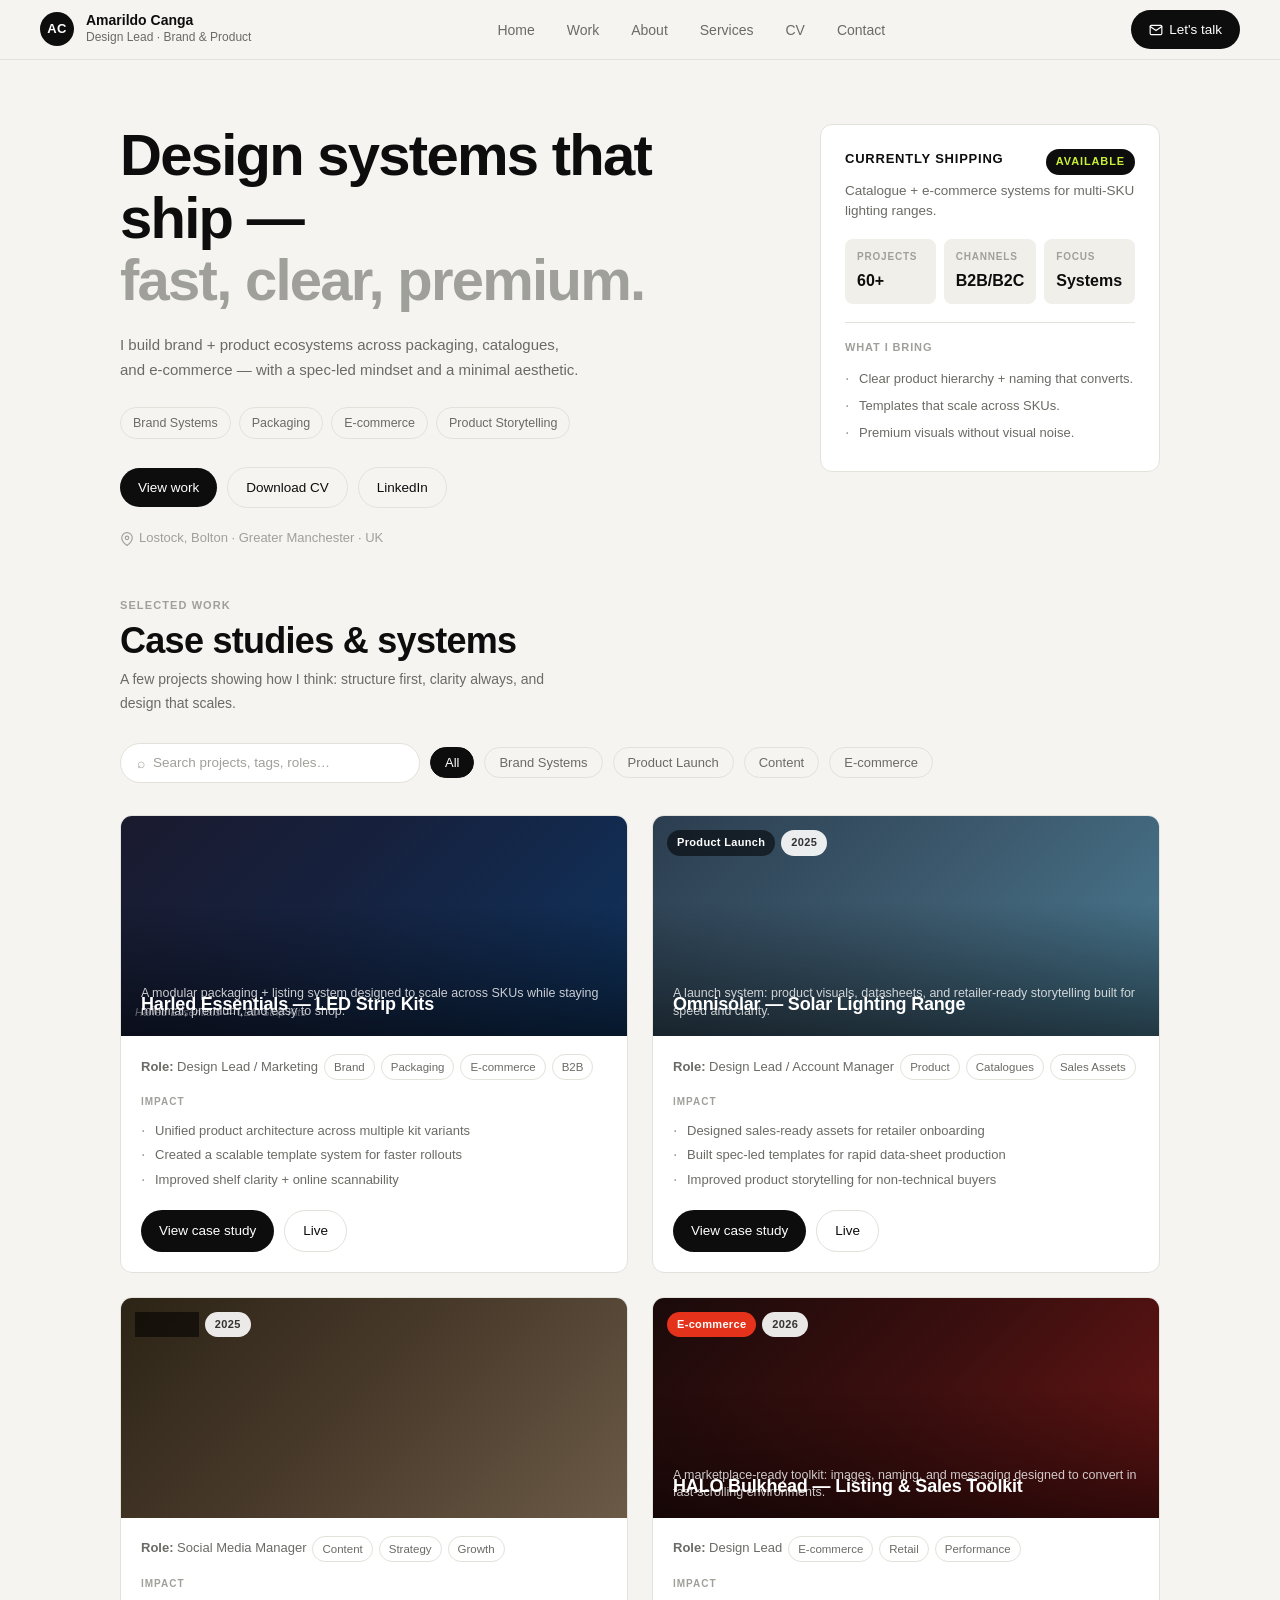
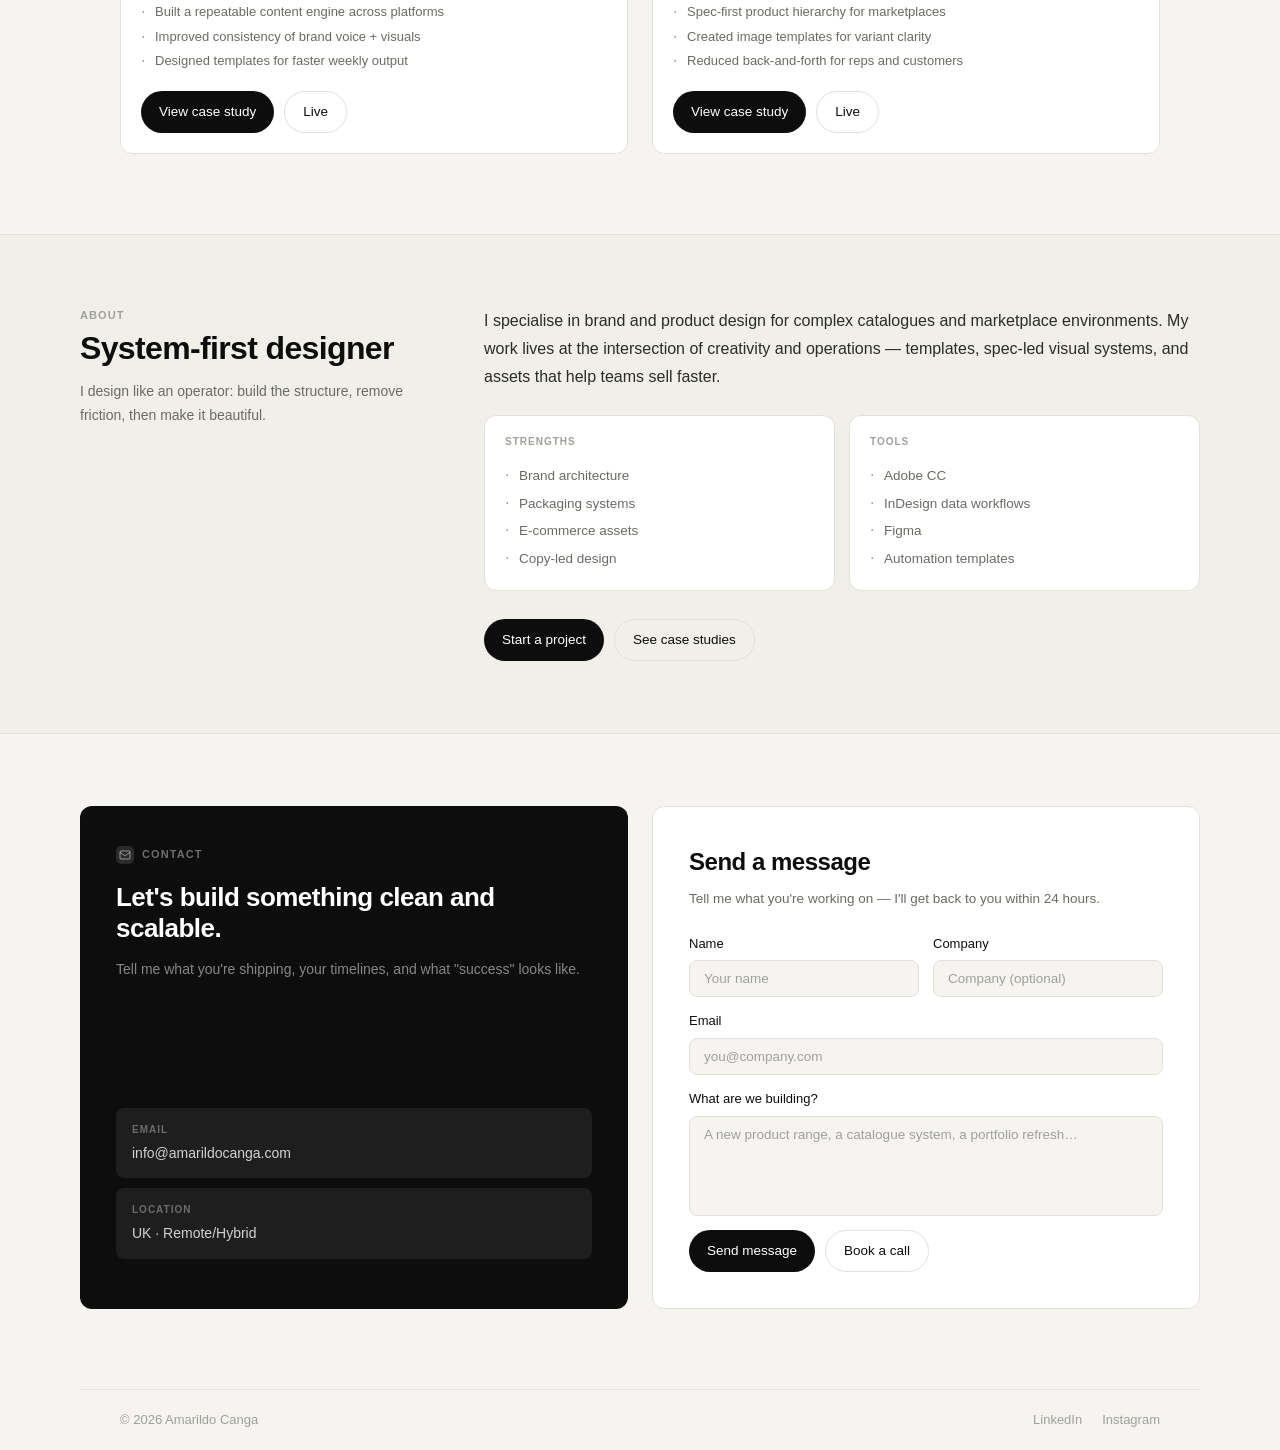
<file: portfolio.html>
<!DOCTYPE html>
<html lang="en">
<head>
<meta charset="UTF-8">
<meta name="viewport" content="width=device-width, initial-scale=1.0">
<title>Amarildo Canga — Design Lead · Brand & Product</title>
<link rel="stylesheet" href="/style.css">
<style>
  *, *::before, *::after { box-sizing: border-box; margin: 0; padding: 0; }

  :root {
    --black: #0d0d0d;
    --white: #ffffff;
    --off-white: #f5f4f1;
    --gray-100: #f0efe9;
    --gray-200: #e2e1da;
    --gray-400: #a0a09a;
    --gray-600: #6b6b65;
    --gray-800: #2c2c28;
    --accent: #c8f135;
    --red: #e5321b;
    --font-display: 'Helvetica Neue', Helvetica, Arial, sans-serif;
    --font-body: 'Helvetica Neue', Helvetica, Arial, sans-serif;
    --radius: 12px;
    --radius-sm: 8px;
    --radius-pill: 100px;
  }

  html { scroll-behavior: smooth; }

  body {
    font-family: var(--font-body);
    background: var(--off-white);
    color: var(--black);
    font-size: 15px;
    line-height: 1.6;
    -webkit-font-smoothing: antialiased;
  }

  /* ── NAV ── */
  nav {
    position: sticky;
    top: 0;
    z-index: 100;
    background: var(--off-white);
    border-bottom: 1px solid var(--gray-200);
    padding: 0 40px;
    height: 60px;
    display: flex;
    align-items: center;
    justify-content: space-between;
    backdrop-filter: blur(12px);
  }

  .nav-logo {
    display: flex;
    align-items: center;
    gap: 12px;
    text-decoration: none;
    color: var(--black);
  }

  .nav-avatar {
    width: 34px; height: 34px;
    background: var(--black);
    border-radius: 50%;
    display: grid; place-items: center;
    font-family: var(--font-display);
    font-weight: 700;
    font-size: 13px;
    color: var(--white);
    letter-spacing: 0.02em;
    flex-shrink: 0;
  }

  .nav-name { font-family: var(--font-display); font-weight: 600; font-size: 14px; line-height: 1.2; }
  .nav-title { font-size: 12px; color: var(--gray-600); font-weight: 300; }

  .nav-links {
    display: flex;
    align-items: center;
    gap: 32px;
    list-style: none;
  }

  .nav-links a {
    text-decoration: none;
    color: var(--gray-600);
    font-size: 14px;
    font-weight: 400;
    transition: color 0.2s;
  }

  .nav-links a:hover { color: var(--black); }

  .btn-pill {
    display: inline-flex;
    align-items: center;
    gap: 6px;
    background: var(--black);
    color: var(--white);
    padding: 9px 18px;
    border-radius: var(--radius-pill);
    font-size: 13.5px;
    font-weight: 500;
    text-decoration: none;
    transition: background 0.2s, transform 0.15s;
    border: none;
    cursor: pointer;
    font-family: var(--font-body);
  }

  .btn-pill:hover { background: var(--gray-800); transform: translateY(-1px); }

  .btn-pill.outline {
    background: transparent;
    color: var(--black);
    border: 1.5px solid var(--gray-200);
  }

  .btn-pill.outline:hover { border-color: var(--black); background: transparent; }

  /* ── HERO ── */
  .hero {
    padding: 64px 40px 48px;
    display: grid;
    grid-template-columns: 1fr 340px;
    gap: 48px;
    max-width: 1120px;
    margin: 0 auto;
    align-items: start;
  }

  .hero-headline {
    font-family: var(--font-display);
    font-size: clamp(36px, 5.5vw, 58px);
    font-weight: 800;
    line-height: 1.08;
    letter-spacing: -0.03em;
    margin-bottom: 20px;
  }

  .hero-headline .muted {
    color: var(--gray-400);
  }

  .hero-sub {
    color: var(--gray-600);
    font-size: 15px;
    max-width: 460px;
    font-weight: 300;
    margin-bottom: 24px;
    line-height: 1.7;
  }

  .tag-row {
    display: flex;
    flex-wrap: wrap;
    gap: 8px;
    margin-bottom: 28px;
  }

  .tag {
    padding: 5px 12px;
    border: 1.5px solid var(--gray-200);
    border-radius: var(--radius-pill);
    font-size: 12.5px;
    color: var(--gray-600);
    font-weight: 400;
    background: transparent;
    cursor: default;
  }

  .cta-row {
    display: flex;
    flex-wrap: wrap;
    align-items: center;
    gap: 10px;
    margin-bottom: 20px;
  }

  .location {
    font-size: 13px;
    color: var(--gray-400);
    display: flex;
    align-items: center;
    gap: 5px;
  }

  /* ── AVAILABILITY CARD ── */
  .avail-card {
    background: var(--white);
    border: 1px solid var(--gray-200);
    border-radius: var(--radius);
    padding: 24px;
    position: relative;
  }

  .avail-header {
    display: flex;
    justify-content: space-between;
    align-items: flex-start;
    margin-bottom: 6px;
  }

  .avail-header h3 {
    font-family: var(--font-display);
    font-size: 13px;
    font-weight: 600;
    text-transform: uppercase;
    letter-spacing: 0.06em;
  }

  .badge-available {
    background: var(--black);
    color: var(--accent);
    font-size: 11px;
    font-weight: 600;
    padding: 4px 10px;
    border-radius: var(--radius-pill);
    text-transform: uppercase;
    letter-spacing: 0.08em;
  }

  .avail-desc {
    font-size: 13.5px;
    color: var(--gray-600);
    margin-bottom: 18px;
    line-height: 1.5;
  }

  .stats-row {
    display: grid;
    grid-template-columns: repeat(3, 1fr);
    gap: 8px;
    margin-bottom: 18px;
  }

  .stat-box {
    background: var(--gray-100);
    border-radius: var(--radius-sm);
    padding: 10px 12px;
  }

  .stat-label {
    font-size: 10px;
    text-transform: uppercase;
    letter-spacing: 0.08em;
    color: var(--gray-400);
    font-weight: 600;
    margin-bottom: 3px;
  }

  .stat-value {
    font-family: var(--font-display);
    font-size: 16px;
    font-weight: 700;
    color: var(--black);
  }

  .what-i-bring {
    border-top: 1px solid var(--gray-200);
    padding-top: 16px;
  }

  .what-i-bring p {
    font-size: 11px;
    text-transform: uppercase;
    letter-spacing: 0.08em;
    color: var(--gray-400);
    font-weight: 600;
    margin-bottom: 10px;
  }

  .what-i-bring ul {
    list-style: none;
  }

  .what-i-bring li {
    font-size: 13px;
    color: var(--gray-600);
    padding: 3px 0;
    padding-left: 14px;
    position: relative;
  }

  .what-i-bring li::before {
    content: '·';
    position: absolute;
    left: 0;
    color: var(--gray-400);
    font-size: 16px;
    line-height: 1.3;
  }

  /* ── WORK SECTION ── */
  .section-wrap {
    max-width: 1120px;
    margin: 0 auto;
    padding: 0 40px 80px;
  }

  .section-label {
    font-size: 11px;
    text-transform: uppercase;
    letter-spacing: 0.1em;
    color: var(--gray-400);
    font-weight: 600;
    margin-bottom: 6px;
  }

  .section-title {
    font-family: var(--font-display);
    font-size: clamp(26px, 3vw, 36px);
    font-weight: 700;
    letter-spacing: -0.02em;
    margin-bottom: 8px;
  }

  .section-sub {
    color: var(--gray-600);
    font-size: 14px;
    font-weight: 300;
    max-width: 440px;
    margin-bottom: 28px;
  }

  /* Filter bar */
  .filter-bar {
    display: flex;
    align-items: center;
    gap: 10px;
    flex-wrap: wrap;
    margin-bottom: 32px;
  }

  .filter-search {
    display: flex;
    align-items: center;
    gap: 8px;
    background: var(--white);
    border: 1.5px solid var(--gray-200);
    border-radius: var(--radius-pill);
    padding: 8px 16px;
    flex: 1;
    max-width: 300px;
    transition: border-color 0.2s;
  }

  .filter-search:focus-within { border-color: var(--black); }

  .filter-search input {
    border: none;
    outline: none;
    background: transparent;
    font-family: var(--font-body);
    font-size: 13.5px;
    color: var(--black);
    width: 100%;
  }

  .filter-search input::placeholder { color: var(--gray-400); }

  .filter-icon { color: var(--gray-400); font-size: 14px; }

  .filter-btn {
    padding: 7px 14px;
    border-radius: var(--radius-pill);
    border: 1.5px solid var(--gray-200);
    background: transparent;
    font-family: var(--font-body);
    font-size: 13px;
    color: var(--gray-600);
    cursor: pointer;
    transition: all 0.18s;
  }

  .filter-btn:hover { border-color: var(--black); color: var(--black); }
  .filter-btn.active { background: var(--black); color: var(--white); border-color: var(--black); }

  /* ── CASE STUDY GRID ── */
  .grid {
    display: grid;
    grid-template-columns: repeat(2, 1fr);
    gap: 24px;
  }

  .card {
    background: var(--white);
    border: 1px solid var(--gray-200);
    border-radius: var(--radius);
    overflow: hidden;
    transition: transform 0.25s, box-shadow 0.25s;
  }

  .card:hover {
    transform: translateY(-3px);
    box-shadow: 0 12px 40px rgba(0,0,0,0.1);
  }

  .card-img {
    width: 100%;
    height: 220px;
    object-fit: cover;
    display: block;
    background: var(--gray-200);
    position: relative;
    overflow: hidden;
  }

  .card-img-wrap {
    position: relative;
    height: 220px;
    overflow: hidden;
  }

  .card-img-inner {
    width: 100%;
    height: 100%;
    object-fit: cover;
    display: block;
    transition: transform 0.4s ease;
  }

  .card:hover .card-img-inner { transform: scale(1.03); }

  .card-img-overlay {
    position: absolute;
    inset: 0;
    background: linear-gradient(to bottom, transparent 40%, rgba(0,0,0,0.55) 100%);
  }

  .card-img-title {
    position: absolute;
    bottom: 16px;
    left: 20px;
    right: 20px;
    color: var(--white);
    font-family: var(--font-display);
    font-size: 18px;
    font-weight: 700;
    letter-spacing: -0.01em;
    line-height: 1.2;
    margin-bottom: 4px;
  }

  .card-img-sub {
    position: absolute;
    bottom: 0;
    left: 20px;
    right: 20px;
    color: rgba(255,255,255,0.78);
    font-size: 12.5px;
    line-height: 1.4;
    padding-bottom: 16px;
  }

  .card-tag-row {
    position: absolute;
    top: 14px;
    left: 14px;
    display: flex;
    gap: 6px;
  }

  .chip {
    font-size: 11px;
    font-weight: 600;
    padding: 4px 10px;
    border-radius: var(--radius-pill);
    letter-spacing: 0.03em;
  }

  .chip-dark { background: rgba(0,0,0,0.55); color: var(--white); backdrop-filter: blur(4px); }
  .chip-red { background: var(--red); color: var(--white); }
  .chip-white { background: rgba(255,255,255,0.9); color: var(--black); }
  .chip-year { background: rgba(255,255,255,0.18); color: var(--white); }

  .card-body {
    padding: 18px 20px 20px;
  }

  .card-role-row {
    display: flex;
    align-items: center;
    flex-wrap: wrap;
    gap: 6px;
    margin-bottom: 14px;
  }

  .card-role {
    font-size: 13px;
    color: var(--gray-600);
    font-weight: 400;
  }

  .role-tag {
    font-size: 11.5px;
    padding: 3px 9px;
    border: 1px solid var(--gray-200);
    border-radius: var(--radius-pill);
    color: var(--gray-600);
  }

  .impact-label {
    font-size: 10px;
    text-transform: uppercase;
    letter-spacing: 0.1em;
    color: var(--gray-400);
    font-weight: 600;
    margin-bottom: 8px;
  }

  .impact-list {
    list-style: none;
    margin-bottom: 18px;
  }

  .impact-list li {
    font-size: 13px;
    color: var(--gray-600);
    padding: 2.5px 0 2.5px 14px;
    position: relative;
    line-height: 1.5;
  }

  .impact-list li::before {
    content: '·';
    position: absolute;
    left: 0;
    color: var(--gray-400);
    font-size: 16px;
    line-height: 1.3;
  }

  .card-actions {
    display: flex;
    gap: 10px;
  }

  /* Placeholder images using CSS gradients */
  .img-placeholder {
    width: 100%;
    height: 100%;
    display: block;
  }

  .img-led { background: linear-gradient(135deg, #1a1a2e 0%, #16213e 40%, #0f3460 100%); }
  .img-solar { background: linear-gradient(135deg, #2c3e50 0%, #3d5a6e 50%, #4a7c94 100%); }
  .img-social { background: linear-gradient(135deg, #2c2416 0%, #4a3b2c 50%, #6b5a46 100%); }
  .img-halo { background: linear-gradient(135deg, #1a0a0a 0%, #3d0f0f 50%, #6b1515 100%); }

  .img-label {
    position: absolute;
    inset: 0;
    display: flex;
    align-items: flex-end;
    padding: 14px;
    font-size: 11px;
    color: rgba(255,255,255,0.35);
    font-style: italic;
  }

  /* ── ABOUT SECTION ── */
  .about-section {
    background: var(--gray-100);
    border-top: 1px solid var(--gray-200);
    border-bottom: 1px solid var(--gray-200);
    padding: 72px 40px;
  }

  .about-inner {
    max-width: 1120px;
    margin: 0 auto;
    display: grid;
    grid-template-columns: 340px 1fr;
    gap: 64px;
    align-items: start;
  }

  .about-left .section-label { margin-bottom: 6px; }
  .about-left .section-title { font-size: 32px; margin-bottom: 14px; }

  .about-left p {
    font-size: 14px;
    color: var(--gray-600);
    font-weight: 300;
    line-height: 1.7;
  }

  .about-right-bio {
    font-size: 16px;
    color: var(--gray-800);
    line-height: 1.75;
    font-weight: 300;
    margin-bottom: 24px;
  }

  .skills-grid {
    display: grid;
    grid-template-columns: 1fr 1fr;
    gap: 14px;
    margin-bottom: 28px;
  }

  .skills-box {
    background: var(--white);
    border: 1px solid var(--gray-200);
    border-radius: var(--radius);
    padding: 18px 20px;
  }

  .skills-box-label {
    font-size: 10px;
    text-transform: uppercase;
    letter-spacing: 0.1em;
    color: var(--gray-400);
    font-weight: 600;
    margin-bottom: 12px;
  }

  .skills-box ul { list-style: none; }
  .skills-box li {
    font-size: 13.5px;
    color: var(--gray-600);
    padding: 3px 0 3px 14px;
    position: relative;
  }

  .skills-box li::before {
    content: '·';
    position: absolute;
    left: 0;
    color: var(--gray-400);
    font-size: 16px;
    line-height: 1.3;
  }

  .about-cta-row {
    display: flex;
    gap: 10px;
  }

  /* ── CONTACT SECTION ── */
  .contact-section {
    padding: 72px 40px 80px;
  }

  .contact-inner {
    max-width: 1120px;
    margin: 0 auto;
    display: grid;
    grid-template-columns: 1fr 1fr;
    gap: 24px;
    align-items: start;
  }

  .contact-left {
    background: var(--black);
    border-radius: var(--radius);
    padding: 40px 36px;
    color: var(--white);
    height: 100%;
    min-height: 400px;
    display: flex;
    flex-direction: column;
    justify-content: space-between;
  }

  .contact-left .section-label {
    color: rgba(255,255,255,0.4);
    display: flex;
    align-items: center;
    gap: 8px;
  }

  .contact-left .section-label::before {
    content: '';
    display: inline-block;
    width: 18px; height: 18px;
    background: rgba(255,255,255,0.12);
    border-radius: 5px;
    vertical-align: middle;
    background-image: url("data:image/svg+xml,%3Csvg xmlns='http://www.w3.org/2000/svg' viewBox='0 0 24 24' fill='none' stroke='rgba(255,255,255,0.5)' stroke-width='2'%3E%3Crect x='2' y='4' width='20' height='16' rx='2'/%3E%3Cpath d='m22 7-8.97 5.7a1.94 1.94 0 0 1-2.06 0L2 7'/%3E%3C/svg%3E");
    background-size: 12px;
    background-repeat: no-repeat;
    background-position: center;
  }

  .contact-left h2 {
    font-family: var(--font-display);
    font-size: 26px;
    font-weight: 700;
    letter-spacing: -0.02em;
    line-height: 1.2;
    color: var(--white);
    margin: 18px 0 14px;
  }

  .contact-left p {
    font-size: 14px;
    color: rgba(255,255,255,0.5);
    font-weight: 300;
    line-height: 1.6;
    margin-bottom: 36px;
  }

  .contact-info-item {
    background: rgba(255,255,255,0.07);
    border-radius: var(--radius-sm);
    padding: 14px 16px;
    margin-bottom: 10px;
  }

  .contact-info-label {
    font-size: 10px;
    text-transform: uppercase;
    letter-spacing: 0.1em;
    color: rgba(255,255,255,0.35);
    font-weight: 600;
    margin-bottom: 4px;
  }

  .contact-info-value {
    font-size: 14px;
    color: rgba(255,255,255,0.8);
    font-weight: 400;
  }

  /* Contact form */
  .contact-right {
    background: var(--white);
    border: 1px solid var(--gray-200);
    border-radius: var(--radius);
    padding: 36px;
  }

  .contact-right h2 {
    font-family: var(--font-display);
    font-size: 24px;
    font-weight: 700;
    letter-spacing: -0.02em;
    margin-bottom: 8px;
  }

  .contact-right .form-desc {
    font-size: 13.5px;
    color: var(--gray-600);
    font-weight: 300;
    margin-bottom: 24px;
    line-height: 1.5;
  }

  .form-row {
    display: grid;
    grid-template-columns: 1fr 1fr;
    gap: 14px;
    margin-bottom: 14px;
  }

  .form-group {
    display: flex;
    flex-direction: column;
    gap: 6px;
    margin-bottom: 14px;
  }

  .form-group label {
    font-size: 13px;
    font-weight: 500;
    color: var(--black);
  }

  .form-group input,
  .form-group textarea {
    border: 1.5px solid var(--gray-200);
    border-radius: var(--radius-sm);
    padding: 10px 14px;
    font-family: var(--font-body);
    font-size: 13.5px;
    color: var(--black);
    background: var(--off-white);
    outline: none;
    transition: border-color 0.2s, background 0.2s;
    resize: none;
  }

  .form-group input:focus,
  .form-group textarea:focus {
    border-color: var(--black);
    background: var(--white);
  }

  .form-group input::placeholder,
  .form-group textarea::placeholder { color: var(--gray-400); }

  .form-group textarea { min-height: 100px; }

  .form-actions {
    display: flex;
    gap: 10px;
    margin-top: 6px;
  }

  /* ── FOOTER ── */
  footer {
    border-top: 1px solid var(--gray-200);
    padding: 20px 40px;
    max-width: 1120px;
    margin: 0 auto;
    display: flex;
    justify-content: space-between;
    align-items: center;
  }

  .footer-copy {
    font-size: 13px;
    color: var(--gray-400);
  }

  .footer-links {
    display: flex;
    gap: 20px;
  }

  .footer-links a {
    font-size: 13px;
    color: var(--gray-400);
    text-decoration: none;
    transition: color 0.2s;
  }

  .footer-links a:hover { color: var(--black); }

  /* ── ANIMATIONS ── */
  @keyframes fadeUp {
    from { opacity: 0; transform: translateY(20px); }
    to   { opacity: 1; transform: translateY(0); }
  }

  .hero-left > * {
    animation: fadeUp 0.6s ease both;
  }

  .hero-left > *:nth-child(1) { animation-delay: 0.05s; }
  .hero-left > *:nth-child(2) { animation-delay: 0.12s; }
  .hero-left > *:nth-child(3) { animation-delay: 0.18s; }
  .hero-left > *:nth-child(4) { animation-delay: 0.24s; }
  .hero-left > *:nth-child(5) { animation-delay: 0.30s; }

  .avail-card {
    animation: fadeUp 0.6s ease 0.2s both;
  }

  .card {
    animation: fadeUp 0.5s ease both;
  }

  .card:nth-child(1) { animation-delay: 0.1s; }
  .card:nth-child(2) { animation-delay: 0.18s; }
  .card:nth-child(3) { animation-delay: 0.26s; }
  .card:nth-child(4) { animation-delay: 0.34s; }

  /* Filter JS */
  .card[data-hidden="true"] { display: none; }

  /* Responsive */
  @media (max-width: 900px) {
    nav { padding: 0 20px; }
    .hero { grid-template-columns: 1fr; padding: 40px 20px 32px; }
    .grid { grid-template-columns: 1fr; }
    .about-inner { grid-template-columns: 1fr; gap: 32px; }
    .contact-inner { grid-template-columns: 1fr; }
    .contact-left { min-height: auto; }
    .section-wrap { padding: 0 20px 60px; }
    .about-section { padding: 48px 20px; }
    .contact-section { padding: 48px 20px 60px; }
    footer { padding: 20px; flex-direction: column; gap: 12px; }
  }

  /* Scroll reveal */
  .reveal {
    opacity: 0;
    transform: translateY(16px);
    transition: opacity 0.55s ease, transform 0.55s ease;
  }

  .reveal.visible {
    opacity: 1;
    transform: none;
  }
</style>
</head>
<body>

<!-- ── NAV ── -->
<div class="menu-overlay" id="menuOverlay"></div>
<div class="mobile-menu" id="mobileMenu">
  <button class="mobile-menu-close" id="menuClose">&#x2715;</button>
  <a href="/">Home</a>
  <div class="mobile-work-group">
    <a href="/work" class="mobile-work-parent">Work</a>
    <div class="mobile-submenu">
      <a href="/harled">Harled Essentials</a>
      <a href="/omnisolar">Omnisolar</a>
      <a href="/searchlight">Searchlight</a>
      <a href="/zipstrip">ZIP Strip</a>
      <a href="/coffee">200&#xB0; Coffee</a>
      <a href="/wanderlust">Wanderlust</a>
    </div>
  </div>
  <a href="/about">About</a>
  <a href="/services">Services</a>
  <a href="/cv">CV</a>
  <a href="/contact">Contact</a>
  <a href="/contact" class="mobile-cta">Let&#x2019;s talk</a>
</div>
<nav>
  <a href="#" class="nav-logo">
    <div class="nav-avatar">AC</div>
    <div>
      <div class="nav-name">Amarildo Canga</div>
      <div class="nav-title">Design Lead · Brand & Product</div>
    </div>
  </a>
    <ul class="nav-links">
    <li><a href="/">Home</a></li>
    <li><a href="/work">Work</a></li>
    <li><a href="/about">About</a></li>
    <li><a href="/services">Services</a></li>
    <li><a href="/cv">CV</a></li>
    <li><a href="/contact">Contact</a></li>
  </ul>
  <a href="#contact" class="btn-pill"><svg width="14" height="14" viewBox="0 0 24 24" fill="none" stroke="currentColor" stroke-width="2" stroke-linecap="round" stroke-linejoin="round"><path d="M4 4h16c1.1 0 2 .9 2 2v12c0 1.1-.9 2-2 2H4c-1.1 0-2-.9-2-2V6c0-1.1.9-2 2-2z"/><polyline points="22,6 12,13 2,6"/></svg> Let's talk </a>
<button class="burger" id="burger" aria-label="Menu"><span></span><span></span><span></span></button>
</nav>

<!-- ── HERO ── -->
<section class="hero">
  <div class="hero-left">
    <h1 class="hero-headline">
      Design systems that ship —<br>
      <span class="muted">fast, clear, premium.</span>
    </h1>
    <p class="hero-sub">I build brand + product ecosystems across packaging, catalogues, and e-commerce — with a spec-led mindset and a minimal aesthetic.</p>
    <div class="tag-row">
      <span class="tag">Brand Systems</span>
      <span class="tag">Packaging</span>
      <span class="tag">E-commerce</span>
      <span class="tag">Product Storytelling</span>
    </div>
    <div class="cta-row">
      <a href="#work" class="btn-pill">View work </a>
      <a href="#" class="btn-pill outline">Download CV </a>
      <a href="#" class="btn-pill outline">LinkedIn </a>
    </div>
    <p class="location"><svg width="14" height="14" viewBox="0 0 24 24" fill="none" stroke="currentColor" stroke-width="2" stroke-linecap="round" stroke-linejoin="round"><path d="M21 10c0 7-9 13-9 13s-9-6-9-13a9 9 0 0118 0z"/><circle cx="12" cy="10" r="3"/></svg> Lostock, Bolton · Greater Manchester · UK</p>
  </div>

  <div class="avail-card">
    <div class="avail-header">
      <h3>Currently shipping</h3>
      <span class="badge-available">Available</span>
    </div>
    <p class="avail-desc">Catalogue + e-commerce systems for multi-SKU lighting ranges.</p>
    <div class="stats-row">
      <div class="stat-box">
        <div class="stat-label">Projects</div>
        <div class="stat-value">60+</div>
      </div>
      <div class="stat-box">
        <div class="stat-label">Channels</div>
        <div class="stat-value">B2B/B2C</div>
      </div>
      <div class="stat-box">
        <div class="stat-label">Focus</div>
        <div class="stat-value">Systems</div>
      </div>
    </div>
    <div class="what-i-bring">
      <p>What I Bring</p>
      <ul>
        <li>Clear product hierarchy + naming that converts.</li>
        <li>Templates that scale across SKUs.</li>
        <li>Premium visuals without visual noise.</li>
      </ul>
    </div>
  </div>
</section>

<!-- ── WORK ── -->
<section id="work" class="section-wrap">
  <div class="section-label">Selected Work</div>
  <h2 class="section-title">Case studies &amp; systems</h2>
  <p class="section-sub">A few projects showing how I think: structure first, clarity always, and design that scales.</p>

  <div class="filter-bar">
    <div class="filter-search">
      <span class="filter-icon">⌕</span>
      <input type="text" id="searchInput" placeholder="Search projects, tags, roles…" oninput="filterCards()">
    </div>
    <button class="filter-btn active" onclick="setFilter(this, 'all')">All</button>
    <button class="filter-btn" onclick="setFilter(this, 'brand-systems')">Brand Systems</button>
    <button class="filter-btn" onclick="setFilter(this, 'product-launch')">Product Launch</button>
    <button class="filter-btn" onclick="setFilter(this, 'content')">Content</button>
    <button class="filter-btn" onclick="setFilter(this, 'e-commerce')">E-commerce</button>
  </div>

  <div class="grid" id="projectGrid">

    <!-- Card 1 -->
    <div class="card reveal" data-tags="brand-systems packaging e-commerce b2b" data-title="Harled Essentials LED Strip Kits">
      <div class="card-img-wrap">
        <div class="img-placeholder img-led card-img-inner" style="height:100%;"></div>
        <div class="card-img-overlay"></div>
        <div class="img-label">Harled Essentials — LED Strip Kits</div>
        <div class="card-img-title">Harled Essentials — LED Strip Kits</div>
        <div class="card-img-sub">A modular packaging + listing system designed to scale across SKUs while staying minimal, premium, and easy to shop.</div>
      </div>
      <div class="card-body">
        <div class="card-role-row">
          <span class="card-role"><strong>Role:</strong> Design Lead / Marketing</span>
          <span class="role-tag">Brand</span>
          <span class="role-tag">Packaging</span>
          <span class="role-tag">E-commerce</span>
          <span class="role-tag">B2B</span>
        </div>
        <div class="impact-label">Impact</div>
        <ul class="impact-list">
          <li>Unified product architecture across multiple kit variants</li>
          <li>Created a scalable template system for faster rollouts</li>
          <li>Improved shelf clarity + online scannability</li>
        </ul>
        <div class="card-actions">
          <a href="/harled" class="btn-pill">View case study </a>
          <a href="#" class="btn-pill outline">Live </a>
        </div>
      </div>
    </div>

    <!-- Card 2 -->
    <div class="card reveal" data-tags="product-launch catalogues sales-assets" data-title="Omnisolar Solar Lighting Range">
      <div class="card-img-wrap">
        <div class="card-tag-row">
          <span class="chip chip-dark">Product Launch</span>
          <span class="chip chip-white" style="color:#333;">2025</span>
        </div>
        <div class="img-placeholder img-solar card-img-inner" style="height:100%;"></div>
        <div class="card-img-overlay"></div>
        <div class="card-img-title">Omnisolar — Solar Lighting Range</div>
        <div class="card-img-sub">A launch system: product visuals, datasheets, and retailer-ready storytelling built for speed and clarity.</div>
      </div>
      <div class="card-body">
        <div class="card-role-row">
          <span class="card-role"><strong>Role:</strong> Design Lead / Account Manager</span>
          <span class="role-tag">Product</span>
          <span class="role-tag">Catalogues</span>
          <span class="role-tag">Sales Assets</span>
        </div>
        <div class="impact-label">Impact</div>
        <ul class="impact-list">
          <li>Designed sales-ready assets for retailer onboarding</li>
          <li>Built spec-led templates for rapid data-sheet production</li>
          <li>Improved product storytelling for non-technical buyers</li>
        </ul>
        <div class="card-actions">
          <a href="/omnisolar" class="btn-pill">View case study </a>
          <a href="#" class="btn-pill outline">Live </a>
        </div>
      </div>
    </div>

    <!-- Card 3 -->
    <div class="card reveal" data-tags="content strategy growth social-media" data-title="UNITOM Social Content System">
      <div class="card-img-wrap">
        <div class="card-tag-row">
          <span class="chip chip-dark">Content</span>
          <span class="chip chip-white" style="color:#333;">2025</span>
        </div>
        <div class="img-placeholder img-social card-img-inner" style="height:100%;"></div>
        <div class="card-img-overlay"></div>
        <div class="card-img-title">UNITOM — Social &amp; Content System</div>
        <div class="card-img-sub">A minimal content system for a visual-arts bookshop: fast templates, clean motion, and a sharper voice.</div>
      </div>
      <div class="card-body">
        <div class="card-role-row">
          <span class="card-role"><strong>Role:</strong> Social Media Manager</span>
          <span class="role-tag">Content</span>
          <span class="role-tag">Strategy</span>
          <span class="role-tag">Growth</span>
        </div>
        <div class="impact-label">Impact</div>
        <ul class="impact-list">
          <li>Built a repeatable content engine across platforms</li>
          <li>Improved consistency of brand voice + visuals</li>
          <li>Designed templates for faster weekly output</li>
        </ul>
        <div class="card-actions">
          <a href="/searchlight" class="btn-pill">View case study </a>
          <a href="#" class="btn-pill outline">Live </a>
        </div>
      </div>
    </div>

    <!-- Card 4 -->
    <div class="card reveal" data-tags="e-commerce retail performance listing" data-title="HALO Bulkhead Listing Sales Toolkit">
      <div class="card-img-wrap">
        <div class="card-tag-row">
          <span class="chip chip-red">E-commerce</span>
          <span class="chip chip-white" style="color:#333;">2026</span>
        </div>
        <div class="img-placeholder img-halo card-img-inner" style="height:100%;"></div>
        <div class="card-img-overlay"></div>
        <div class="card-img-title">HALO Bulkhead — Listing &amp; Sales Toolkit</div>
        <div class="card-img-sub">A marketplace-ready toolkit: images, naming, and messaging designed to convert in fast-scrolling environments.</div>
      </div>
      <div class="card-body">
        <div class="card-role-row">
          <span class="card-role"><strong>Role:</strong> Design Lead</span>
          <span class="role-tag">E-commerce</span>
          <span class="role-tag">Retail</span>
          <span class="role-tag">Performance</span>
        </div>
        <div class="impact-label">Impact</div>
        <ul class="impact-list">
          <li>Spec-first product hierarchy for marketplaces</li>
          <li>Created image templates for variant clarity</li>
          <li>Reduced back-and-forth for reps and customers</li>
        </ul>
        <div class="card-actions">
          <a href="/zipstrip" class="btn-pill">View case study </a>
          <a href="#" class="btn-pill outline">Live </a>
        </div>
      </div>
    </div>

  </div>
</section>

<!-- ── ABOUT ── -->
<section id="about" class="about-section">
  <div class="about-inner">
    <div class="about-left">
      <div class="section-label">About</div>
      <h2 class="section-title">System-first designer</h2>
      <p>I design like an operator: build the structure, remove friction, then make it beautiful.</p>
    </div>
    <div class="about-right">
      <p class="about-right-bio">I specialise in brand and product design for complex catalogues and marketplace environments. My work lives at the intersection of creativity and operations — templates, spec-led visual systems, and assets that help teams sell faster.</p>
      <div class="skills-grid">
        <div class="skills-box">
          <div class="skills-box-label">Strengths</div>
          <ul>
            <li>Brand architecture</li>
            <li>Packaging systems</li>
            <li>E-commerce assets</li>
            <li>Copy-led design</li>
          </ul>
        </div>
        <div class="skills-box">
          <div class="skills-box-label">Tools</div>
          <ul>
            <li>Adobe CC</li>
            <li>InDesign data workflows</li>
            <li>Figma</li>
            <li>Automation templates</li>
          </ul>
        </div>
      </div>
      <div class="about-cta-row">
        <a href="#contact" class="btn-pill">Start a project </a>
        <a href="#work" class="btn-pill outline">See case studies </a>
      </div>
    </div>
  </div>
</section>

<!-- ── CONTACT ── -->
<section id="contact" class="contact-section">
  <div class="contact-inner">
    <div class="contact-left">
      <div>
        <div class="section-label">Contact</div>
        <h2>Let's build something clean and scalable.</h2>
        <p>Tell me what you're shipping, your timelines, and what "success" looks like.</p>
      </div>
      <div>
        <div class="contact-info-item">
          <div class="contact-info-label">Email</div>
          <div class="contact-info-value">info&#64;amarildocanga.com</div>
        </div>
        <div class="contact-info-item">
          <div class="contact-info-label">Location</div>
          <div class="contact-info-value">UK · Remote/Hybrid</div>
        </div>
      </div>
    </div>

    <div class="contact-right">
      <h2>Send a message</h2>
      <p class="form-desc">Tell me what you're working on — I'll get back to you within 24 hours.</p>
      <div class="form-row">
        <div class="form-group" style="margin-bottom:0;">
          <label>Name</label>
          <input type="text" placeholder="Your name">
        </div>
        <div class="form-group" style="margin-bottom:0;">
          <label>Company</label>
          <input type="text" placeholder="Company (optional)">
        </div>
      </div>
      <div class="form-group" style="margin-top:14px;">
        <label>Email</label>
        <input type="email" placeholder="you@company.com">
      </div>
      <div class="form-group">
        <label>What are we building?</label>
        <textarea placeholder="A new product range, a catalogue system, a portfolio refresh…"></textarea>
      </div>
      <div class="form-actions">
        <button class="btn-pill" type="button">Send message </button>
        <a href="#" class="btn-pill outline">Book a call </a>
      </div>
    </div>
  </div>
</section>

<!-- ── FOOTER ── -->
<footer>
  <span class="footer-copy">© 2026 Amarildo Canga</span>
  <div class="footer-links">
    <a href="https://uk.linkedin.com/in/amarildo-canga-2a92a843" target="_blank">LinkedIn</a>
    <a href="https://www.instagram.com/amarildo.design/" target="_blank">Instagram</a>
  </div>
</footer>

<script>
  // Scroll reveal
  const reveals = document.querySelectorAll('.reveal');
  const observer = new IntersectionObserver((entries) => {
    entries.forEach(e => {
      if (e.isIntersecting) {
        e.target.classList.add('visible');
        observer.unobserve(e.target);
      }
    });
  }, {
<script>
window.addEventListener('DOMContentLoaded', function() {
  var obs = new IntersectionObserver(function(entries) {
    entries.forEach(function(e) {
      if (e.isIntersecting) { e.target.classList.add('visible'); obs.unobserve(e.target); }
    });
  }, { threshold: 0.08 });
  document.querySelectorAll('.reveal').forEach(function(el) { obs.observe(el); });
});

(function() {
  (function() {
  var burger = document.getElementById('burger');
  var menu = document.getElementById('mobileMenu');
  var overlay = document.getElementById('menuOverlay');
  var closeBtn = document.getElementById('menuClose');
  function openMenu() { menu.classList.add('open'); overlay.classList.add('open'); burger.classList.add('open'); document.body.style.overflow = 'hidden'; }
  function closeMenu() { menu.classList.remove('open'); overlay.classList.remove('open'); burger.classList.remove('open'); document.body.style.overflow = ''; }
  if (burger) burger.addEventListener('click', openMenu);
  if (closeBtn) closeBtn.addEventListener('click', closeMenu);
  if (overlay) overlay.addEventListener('click', closeMenu);
})();
})();
</script>
</body>
</html>
</file>
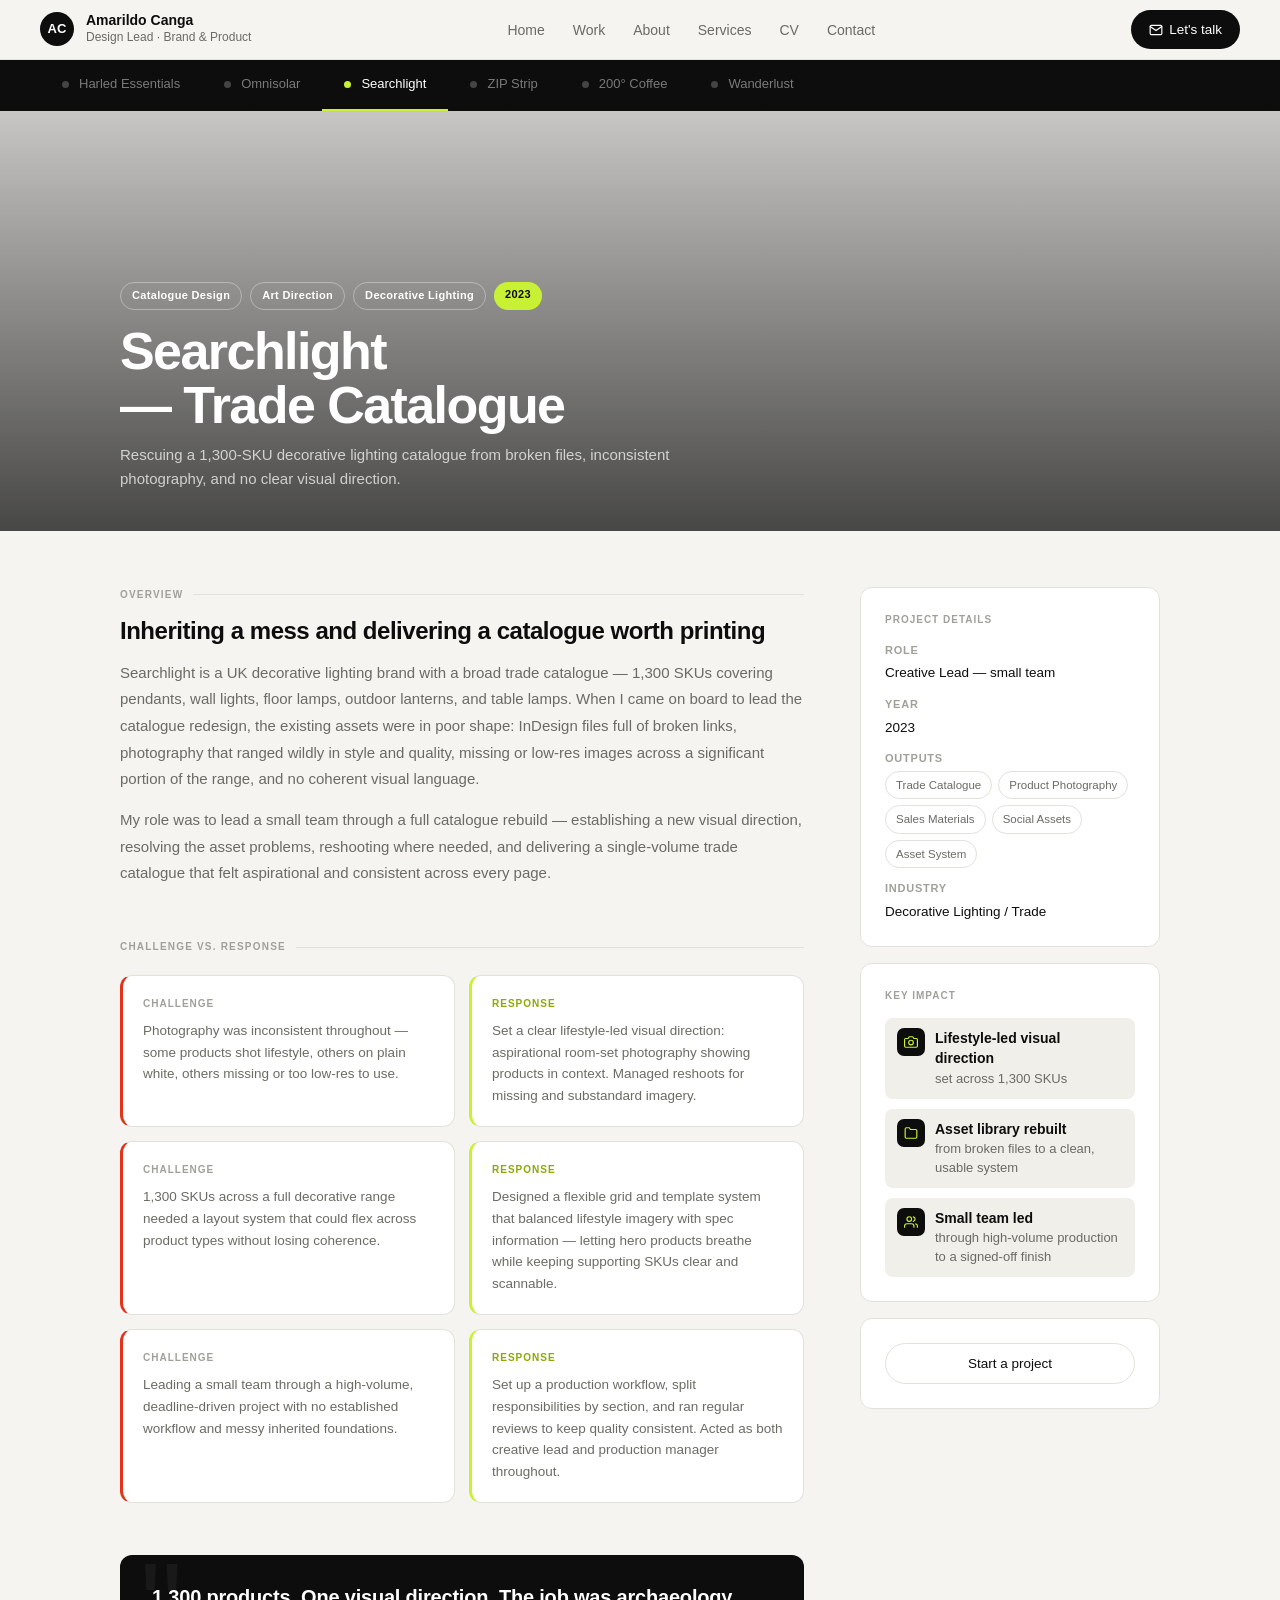
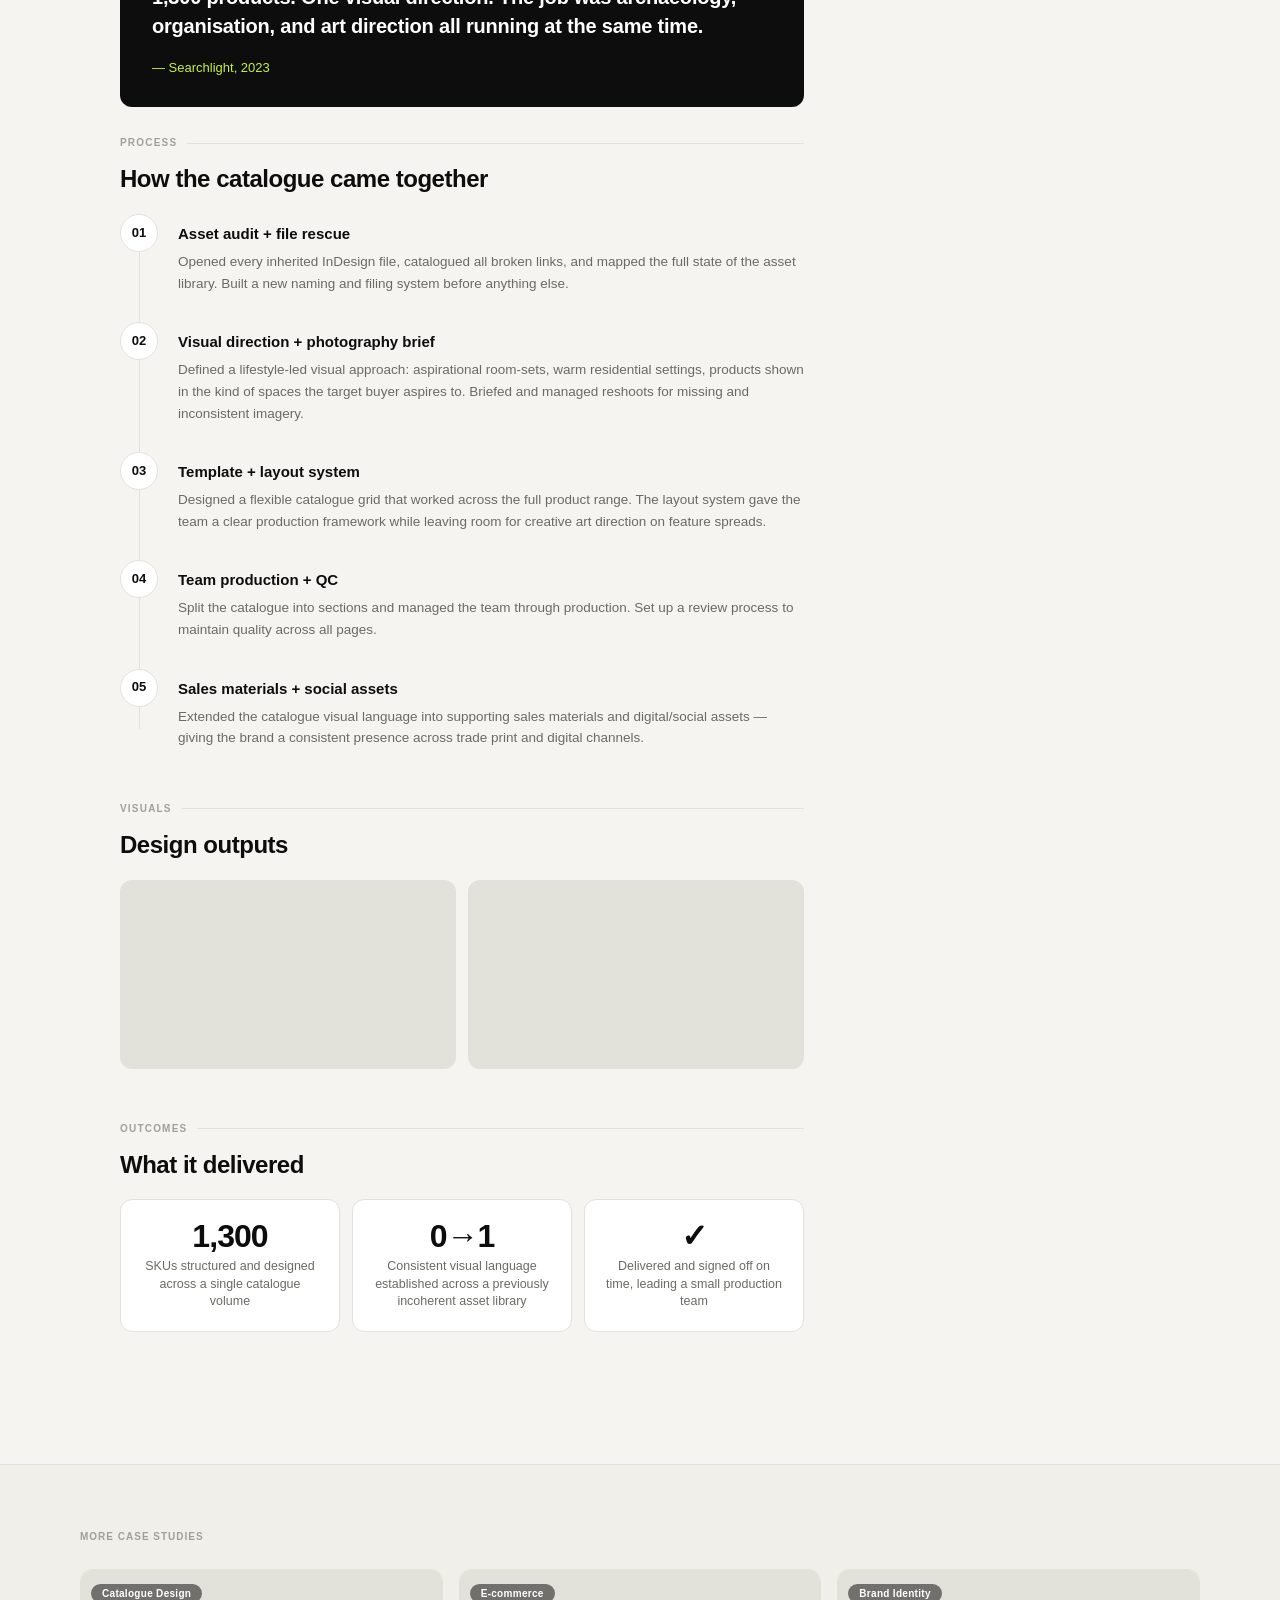
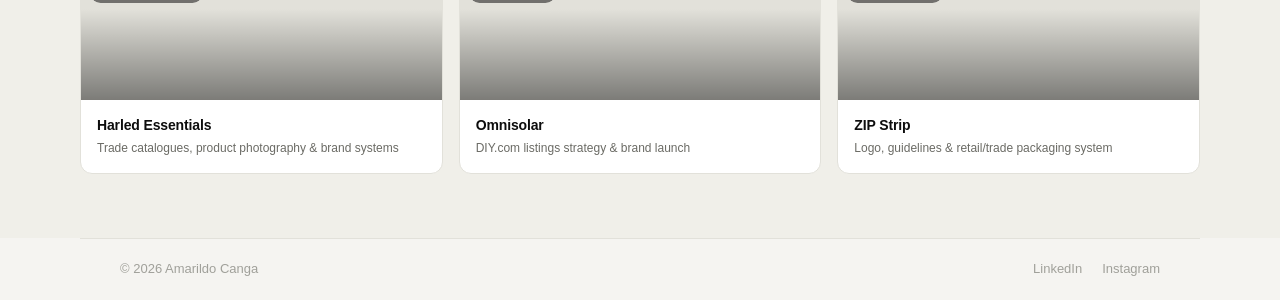
<file: searchlight.html>
<!DOCTYPE html>
<html lang="en">
<head>
<meta charset="UTF-8">
<meta name="viewport" content="width=device-width, initial-scale=1.0">
<title>Searchlight &mdash; Amarildo Canga</title>
<style>
  *, *::before, *::after { box-sizing: border-box; margin: 0; padding: 0; }
  :root {
    --black: #0d0d0d; --white: #ffffff; --off-white: #f5f4f1;
    --gray-100: #f0efe9; --gray-200: #e2e1da; --gray-400: #a0a09a;
    --gray-600: #6b6b65; --gray-800: #2c2c28; --accent: #c8f135;
    --red: #e5321b; --font: 'Helvetica Neue', Helvetica, Arial, sans-serif;
    --radius: 12px; --radius-sm: 8px; --radius-pill: 100px;
  }
  html { scroll-behavior: smooth; }
  body { font-family: var(--font); background: var(--off-white); color: var(--black); font-size: 15px; line-height: 1.6; -webkit-font-smoothing: antialiased; overflow-x: hidden; }

  /* NAV */
  .main-nav { position: sticky; top: 0; z-index: 100; background: rgba(245,244,241,0.95); border-bottom: 1px solid var(--gray-200); padding: 0 40px; height: 60px; display: flex; align-items: center; justify-content: space-between; backdrop-filter: blur(12px); }
  .nav-logo { display: flex; align-items: center; gap: 12px; text-decoration: none; color: var(--black); }
  .nav-avatar { width: 34px; height: 34px; background: var(--black); border-radius: 50%; display: grid; place-items: center; font-weight: 700; font-size: 13px; color: var(--white); flex-shrink: 0; }
  .nav-name { font-weight: 700; font-size: 14px; line-height: 1.2; }
  .nav-title { font-size: 12px; color: var(--gray-600); }
  .nav-links { display: flex; align-items: center; gap: 28px; list-style: none; }
  .nav-links a { text-decoration: none; color: var(--gray-600); font-size: 14px; transition: color 0.2s; }
  .nav-links a:hover { color: var(--black); }
  .btn-pill { display: inline-flex; align-items: center; gap: 6px; background: var(--black); color: var(--white); padding: 9px 18px; border-radius: var(--radius-pill); font-size: 13.5px; font-weight: 500; text-decoration: none; transition: background 0.2s, transform 0.15s; border: none; cursor: pointer; font-family: var(--font); }
  .btn-pill:hover { background: var(--gray-800); transform: translateY(-1px); }
  .btn-pill.outline { background: transparent; color: var(--black); border: 1.5px solid var(--gray-200); }
  .btn-pill.outline:hover { border-color: var(--black); background: transparent; }
  .nav-cta { /* hidden on mobile via media query */ }

  /* BURGER */
  .burger { display: none; flex-direction: column; justify-content: center; gap: 5px; width: 36px; height: 36px; cursor: pointer; background: none; border: none; padding: 4px; flex-shrink: 0; }
  .burger span { display: block; height: 2px; background: var(--black); border-radius: 2px; transition: all 0.3s ease; transform-origin: center; }
  .burger.open span:nth-child(1) { transform: translateY(7px) rotate(45deg); }
  .burger.open span:nth-child(2) { opacity: 0; transform: scaleX(0); }
  .burger.open span:nth-child(3) { transform: translateY(-7px) rotate(-45deg); }

  /* MOBILE MENU */
  .menu-overlay { display: none; position: fixed; inset: 0; background: rgba(0,0,0,0.5); z-index: 200; }
  .menu-overlay.open { display: block; }
  .mobile-menu { position: fixed; top: 0; right: -100%; width: min(320px, 85vw); height: 100vh; background: var(--black); z-index: 201; display: flex; flex-direction: column; padding: 24px; gap: 4px; transition: right 0.3s ease; overflow-y: auto; }
  .mobile-menu.open { right: 0; }
  .mobile-menu-close { align-self: flex-end; background: none; border: none; color: var(--white); font-size: 22px; cursor: pointer; padding: 4px 8px; margin-bottom: 16px; }
  .mobile-menu a { color: rgba(255,255,255,0.7); text-decoration: none; font-size: 16px; font-weight: 400; padding: 12px 0; border-bottom: 1px solid rgba(255,255,255,0.08); transition: color 0.2s; }
  .mobile-menu a:hover, .mobile-menu a.active { color: var(--white); }
  .mobile-menu a:last-child { border-bottom: none; }
  .mobile-cta { margin-top: 20px; background: var(--accent) !important; color: var(--black) !important; border-radius: var(--radius-pill); padding: 12px 20px !important; text-align: center; font-weight: 600 !important; border-bottom: none !important; }


  /* Mobile work submenu */
  .mobile-work-group { display: flex; flex-direction: column; }
  .mobile-work-parent { font-size: 16px; font-weight: 600; padding: 12px 0; border-bottom: 1px solid rgba(255,255,255,0.08); color: rgba(255,255,255,0.7); text-decoration: none; display: block; }
  .mobile-submenu { display: flex; flex-direction: column; padding-left: 16px; border-left: 2px solid var(--accent); margin: 6px 0 10px; gap: 2px; }
  .mobile-submenu a { font-size: 13px; color: rgba(255,255,255,0.5); padding: 5px 0; text-decoration: none; border-bottom: none !important; }
  .mobile-submenu a:hover { color: var(--white); }

  /* CASE SWITCHER TAB BAR */
  .case-switcher { background: var(--black); padding: 0 40px; display: flex; align-items: center; overflow-x: auto; scrollbar-width: none; position: sticky; top: 60px; z-index: 98; }
  .case-switcher::-webkit-scrollbar { display: none; }
  .case-tab { display: flex; align-items: center; gap: 10px; padding: 14px 22px; text-decoration: none; color: rgba(255,255,255,0.45); font-size: 13px; font-weight: 400; border-bottom: 2px solid transparent; transition: color 0.2s, border-color 0.2s; white-space: nowrap; flex-shrink: 0; }
  .case-tab:hover { color: rgba(255,255,255,0.8); }
  .case-tab.active { color: var(--white); border-bottom-color: var(--accent); }
  .case-tab-dot { width: 7px; height: 7px; border-radius: 50%; background: currentColor; opacity: 0.5; flex-shrink: 0; }
  .case-tab.active .case-tab-dot { background: var(--accent); opacity: 1; }

  /* HERO */
  .cs-hero { position: relative; height: 420px; overflow: hidden; display: flex; align-items: flex-end; }
  .cs-hero-bg { position: absolute; inset: 0; width: 100%; height: 100%; background-size: cover; background-position: center; transition: transform 8s ease; }
  .cs-hero:hover .cs-hero-bg { transform: scale(1.03); }
  .cs-hero-overlay { position: absolute; inset: 0; background: linear-gradient(to bottom, rgba(13,13,13,0.2) 0%, rgba(13,13,13,0.75) 100%); }
  .cs-hero-content { position: relative; z-index: 2; padding: 0 40px 40px; width: 100%; max-width: 1120px; margin: 0 auto; }
  .cs-hero-tags { display: flex; gap: 8px; margin-bottom: 14px; flex-wrap: wrap; }
  .chip { font-size: 11px; font-weight: 600; padding: 4px 11px; border-radius: var(--radius-pill); letter-spacing: 0.03em; }
  .chip-dark { background: rgba(0,0,0,0.5); color: var(--white); backdrop-filter: blur(4px); }
  .chip-accent { background: var(--accent); color: var(--black); }
  .chip-outline { border: 1px solid rgba(255,255,255,0.35); color: var(--white); }
  .cs-hero-title { font-size: clamp(30px, 4.5vw, 52px); font-weight: 800; color: var(--white); letter-spacing: -0.03em; line-height: 1.05; margin-bottom: 10px; }
  .cs-hero-sub { color: rgba(255,255,255,0.72); font-size: 15px; font-weight: 300; max-width: 560px; line-height: 1.6; }
  .cs-hero-content > * { animation: fadeUp 0.65s ease both; }
  .cs-hero-content > *:nth-child(1) { animation-delay: 0.1s; }
  .cs-hero-content > *:nth-child(2) { animation-delay: 0.2s; }
  .cs-hero-content > *:nth-child(3) { animation-delay: 0.3s; }
  @keyframes fadeUp { from { opacity: 0; transform: translateY(18px); } to { opacity: 1; transform: translateY(0); } }

  /* BODY LAYOUT */
  .cs-body { max-width: 1120px; margin: 0 auto; padding: 56px 40px 80px; display: grid; grid-template-columns: 1fr 300px; gap: 56px; align-items: start; }
  .cs-sidebar { position: sticky; top: 140px; }
  .sidebar-card { background: var(--white); border: 1px solid var(--gray-200); border-radius: var(--radius); padding: 24px; margin-bottom: 16px; }
  .sidebar-label { font-size: 10px; text-transform: uppercase; letter-spacing: 0.1em; color: var(--gray-400); font-weight: 600; margin-bottom: 14px; }
  .meta-row { display: flex; flex-direction: column; gap: 12px; }
  .meta-item-label { font-size: 11px; text-transform: uppercase; letter-spacing: 0.07em; color: var(--gray-400); font-weight: 600; margin-bottom: 3px; }
  .meta-item-value { font-size: 13.5px; font-weight: 500; color: var(--black); }
  .tag-wrap { display: flex; flex-wrap: wrap; gap: 6px; }
  .tag { padding: 4px 10px; border: 1.5px solid var(--gray-200); border-radius: var(--radius-pill); font-size: 11.5px; color: var(--gray-600); }
  .impact-metric { display: flex; flex-direction: column; gap: 10px; }
  .impact-row { display: flex; align-items: flex-start; gap: 10px; padding: 10px 12px; background: var(--gray-100); border-radius: var(--radius-sm); }
  .impact-icon { width: 28px; height: 28px; background: var(--black); border-radius: 7px; display: grid; place-items: center; flex-shrink: 0; font-size: 13px; color: var(--accent); }
  .impact-text { font-size: 13px; color: var(--gray-600); line-height: 1.45; }
  .impact-text strong { display: block; font-size: 14px; color: var(--black); font-weight: 600; margin-bottom: 1px; }
  .sidebar-cta-stack { display: flex; flex-direction: column; gap: 8px; }
  .sidebar-cta-stack .btn-pill { justify-content: center; }

  /* MAIN CONTENT */
  .section-block { margin-bottom: 52px; }
  .block-label { display: flex; align-items: center; gap: 10px; font-size: 10px; text-transform: uppercase; letter-spacing: 0.12em; color: var(--gray-400); font-weight: 600; margin-bottom: 14px; }
  .block-label::after { content: ''; flex: 1; height: 1px; background: var(--gray-200); }
  .block-title { font-size: 24px; font-weight: 700; letter-spacing: -0.02em; margin-bottom: 14px; line-height: 1.2; }
  .block-body { font-size: 15px; color: var(--gray-600); line-height: 1.78; font-weight: 300; }
  .block-body p + p { margin-top: 14px; }
  .block-body strong { color: var(--black); font-weight: 500; }
  .cr-grid { display: grid; grid-template-columns: 1fr 1fr; gap: 14px; margin-top: 20px; }
  .cr-card { background: var(--white); border: 1px solid var(--gray-200); border-radius: var(--radius); padding: 20px; }
  .cr-card-label { font-size: 10px; text-transform: uppercase; letter-spacing: 0.1em; color: var(--gray-400); font-weight: 600; margin-bottom: 8px; }
  .cr-card.challenge { border-left: 3px solid var(--red); }
  .cr-card.response { border-left: 3px solid var(--accent); }
  .cr-card.response .cr-card-label { color: #8aaa00; }
  .cr-card p { font-size: 13.5px; color: var(--gray-600); line-height: 1.6; }
  .process-steps { display: flex; flex-direction: column; gap: 0; margin-top: 20px; position: relative; }
  .process-steps::before { content: ''; position: absolute; left: 19px; top: 20px; bottom: 20px; width: 1px; background: var(--gray-200); }
  .process-step { display: flex; gap: 20px; padding: 0 0 28px; position: relative; }
  .process-step:last-child { padding-bottom: 0; }
  .step-num { width: 38px; height: 38px; background: var(--white); border: 1.5px solid var(--gray-200); border-radius: 50%; display: grid; place-items: center; font-size: 13px; font-weight: 700; color: var(--black); flex-shrink: 0; z-index: 1; transition: background 0.2s, border-color 0.2s; }
  .process-step:hover .step-num { background: var(--black); color: var(--white); border-color: var(--black); }
  .step-content { padding-top: 8px; }
  .step-title { font-size: 15px; font-weight: 600; margin-bottom: 5px; }
  .step-desc { font-size: 13.5px; color: var(--gray-600); line-height: 1.6; }
  .gallery { display: grid; gap: 12px; margin-top: 20px; }
  .gallery-2 { grid-template-columns: 1fr 1fr; }
  .gallery-item { border-radius: var(--radius); overflow: hidden; }
  .gallery-img { width: 100%; display: block; aspect-ratio: 16/9; background-size: cover; background-position: center; background-color: var(--gray-200); }
  .gallery-caption { font-size: 12px; color: var(--gray-400); margin-top: 7px; font-style: italic; }
  .outcomes-grid { display: grid; grid-template-columns: repeat(3, 1fr); gap: 12px; margin-top: 20px; }
  .outcome-box { background: var(--white); border: 1px solid var(--gray-200); border-radius: var(--radius); padding: 20px; text-align: center; }
  .outcome-num { font-size: 32px; font-weight: 800; color: var(--black); letter-spacing: -0.03em; line-height: 1; margin-bottom: 6px; }
  .outcome-label { font-size: 12.5px; color: var(--gray-600); line-height: 1.4; }
  .highlight-block { background: var(--black); border-radius: var(--radius); padding: 28px 32px; margin: 28px 0; position: relative; overflow: hidden; }
  .highlight-block::before { content: '"'; position: absolute; top: -10px; left: 20px; font-size: 120px; color: rgba(255,255,255,0.05); line-height: 1; }
  .highlight-block p { font-size: 20px; font-weight: 600; color: var(--white); line-height: 1.45; letter-spacing: -0.01em; position: relative; z-index: 1; margin-bottom: 14px; }
  .highlight-block .accent-line { font-size: 13px; color: var(--accent); font-weight: 500; position: relative; z-index: 1; }

  /* NEXT PROJECTS */
  .next-section { background: var(--gray-100); border-top: 1px solid var(--gray-200); padding: 64px 40px; }
  .next-inner { max-width: 1120px; margin: 0 auto; }
  .next-label { font-size: 10px; text-transform: uppercase; letter-spacing: 0.1em; color: var(--gray-400); font-weight: 600; margin-bottom: 24px; }
  .next-grid { display: grid; grid-template-columns: repeat(3, 1fr); gap: 16px; }
  .next-card { background: var(--white); border: 1px solid var(--gray-200); border-radius: var(--radius); overflow: hidden; text-decoration: none; color: var(--black); transition: transform 0.25s, box-shadow 0.25s; display: block; }
  .next-card:hover { transform: translateY(-3px); box-shadow: 0 10px 32px rgba(0,0,0,0.09); }
  .next-card-img { height: 130px; position: relative; overflow: hidden; background-size: cover; background-position: center; background-color: var(--gray-200); }
  .next-card-overlay { position: absolute; inset: 0; background: linear-gradient(to bottom, transparent 30%, rgba(0,0,0,0.45) 100%); }
  .next-card-chip { position: absolute; top: 10px; left: 10px; }
  .next-card-body { padding: 14px 16px 16px; }
  .next-card-title { font-size: 14px; font-weight: 700; margin-bottom: 4px; letter-spacing: -0.01em; }
  .next-card-sub { font-size: 12px; color: var(--gray-600); line-height: 1.4; }

  /* FOOTER */
  footer { border-top: 1px solid var(--gray-200); padding: 20px 40px; max-width: 1120px; margin: 0 auto; display: flex; justify-content: space-between; align-items: center; }
  .footer-copy { font-size: 13px; color: var(--gray-400); }
  .footer-links { display: flex; gap: 20px; }
  .footer-links a { font-size: 13px; color: var(--gray-400); text-decoration: none; transition: color 0.2s; }
  .footer-links a:hover { color: var(--black); }

  /* REVEAL */
  .reveal { opacity: 0; transform: translateY(14px); transition: opacity 0.55s ease, transform 0.55s ease; }
  .reveal.visible { opacity: 1; transform: none; }

  /* RESPONSIVE */
  @media (max-width: 900px) {
    .main-nav { padding: 0 20px; }
    .case-switcher { padding: 0 12px; }
    .cs-hero { height: 300px; }
    .cs-hero-content { padding: 0 20px 28px; }
    .cs-body { grid-template-columns: 1fr; padding: 36px 20px 60px; gap: 36px; }
    .cs-sidebar { position: static; }
    .cr-grid { grid-template-columns: 1fr; }
    .gallery-2 { grid-template-columns: 1fr; }
    .outcomes-grid { grid-template-columns: 1fr 1fr; }
    .next-grid { grid-template-columns: 1fr 1fr; }
    .next-section { padding: 48px 20px; }
    footer { padding: 20px; flex-direction: column; gap: 12px; }
  }
  @media (max-width: 640px) {
    .nav-links { display: none; }
    .nav-cta { display: none !important; }
    .burger { display: flex !important; }
  }
  @media (max-width: 480px) {
    .cs-hero { height: 260px; }
    .cs-hero-content { padding: 0 16px 24px; }
    .cs-hero-title { font-size: 24px; }
    .cs-hero-sub { font-size: 13px; }
    .cs-body { padding: 28px 16px 60px; }
    .case-switcher { padding: 0 4px; }
    .case-tab { padding: 12px 12px; font-size: 11px; }
    .outcomes-grid { grid-template-columns: 1fr; }
    .next-grid { grid-template-columns: 1fr; }
    .sidebar-card { padding: 16px; }
    .cr-grid { grid-template-columns: 1fr; }
  }
</style>
</head>
<body>
<div class="menu-overlay" id="menuOverlay"></div>
<div class="mobile-menu" id="mobileMenu">
  <button class="mobile-menu-close" id="menuClose">&#x2715;</button>
  <a href="/">Home</a>
  <div class="mobile-work-group">
    <a href="/work" class="mobile-work-parent">Work</a>
    <div class="mobile-submenu">
      <a href="/harled">Harled Essentials</a>
      <a href="/omnisolar">Omnisolar</a>
      <a href="/searchlight">Searchlight</a>
      <a href="/zipstrip">ZIP Strip</a>
      <a href="/coffee">200&#xB0; Coffee</a>
      <a href="/wanderlust">Wanderlust</a>
    </div>
  </div>
  <a href="/about">About</a>
  <a href="/services">Services</a>
  <a href="/cv">CV</a>
  <a href="/contact">Contact</a>
  <a href="/contact" class="mobile-cta">Let&#x2019;s talk</a>
</div>
<nav class="main-nav">
  <a href="/" class="nav-logo">
    <div class="nav-avatar">AC</div>
    <div><div class="nav-name">Amarildo Canga</div><div class="nav-title">Design Lead &middot; Brand &amp; Product</div></div>
  </a>
    <ul class="nav-links">
    <li><a href="/">Home</a></li>
    <li><a href="/work">Work</a></li>
    <li><a href="/about">About</a></li>
    <li><a href="/services">Services</a></li>
    <li><a href="/cv">CV</a></li>
    <li><a href="/contact">Contact</a></li>
  </ul>
  <a href="/contact" class="btn-pill nav-cta"><svg width="14" height="14" viewBox="0 0 24 24" fill="none" stroke="currentColor" stroke-width="2" stroke-linecap="round" stroke-linejoin="round"><path d="M4 4h16c1.1 0 2 .9 2 2v12c0 1.1-.9 2-2 2H4c-1.1 0-2-.9-2-2V6c0-1.1.9-2 2-2z"/><polyline points="22,6 12,13 2,6"/></svg> Let's talk </a>
  <button class="burger" id="burger" aria-label="Menu"><span></span><span></span><span></span></button>
</nav>
<div class="case-switcher">
  <a href="/harled" class="case-tab"><span class="case-tab-dot"></span>Harled Essentials</a>
  <a href="/omnisolar" class="case-tab"><span class="case-tab-dot"></span>Omnisolar</a>
  <a href="/searchlight" class="case-tab active"><span class="case-tab-dot"></span>Searchlight</a>
  <a href="/zipstrip" class="case-tab"><span class="case-tab-dot"></span>ZIP Strip</a>
  <a href="/coffee" class="case-tab"><span class="case-tab-dot"></span>200° Coffee</a>
  <a href="/wanderlust" class="case-tab"><span class="case-tab-dot"></span>Wanderlust</a>
</div>
<div class="cs-hero">
  <div class="cs-hero-bg" style="background-image:url('https://res.cloudinary.com/dylkbwins/image/upload//Searchlight_hero.jpg');"></div>
  <div class="cs-hero-overlay"></div>
  <div class="cs-hero-content">
    <div class="cs-hero-tags">
      <span class="chip chip-outline">Catalogue Design</span>
      <span class="chip chip-outline">Art Direction</span>
      <span class="chip chip-outline">Decorative Lighting</span>
      <span class="chip chip-accent">2023</span>
    </div>
    <h1 class="cs-hero-title">Searchlight<br>&mdash; Trade Catalogue</h1>
    <p class="cs-hero-sub">Rescuing a 1,300-SKU decorative lighting catalogue from broken files, inconsistent photography, and no clear visual direction.</p>
  </div>
</div>
<div class="cs-body">
  <main class="cs-main">
    <div class="section-block reveal">
      <div class="block-label">Overview</div>
      <h2 class="block-title">Inheriting a mess and delivering a catalogue worth printing</h2>
      <div class="block-body">
        <p>Searchlight is a UK decorative lighting brand with a broad trade catalogue &mdash; 1,300 SKUs covering pendants, wall lights, floor lamps, outdoor lanterns, and table lamps. When I came on board to lead the catalogue redesign, the existing assets were in poor shape: InDesign files full of broken links, photography that ranged wildly in style and quality, missing or low-res images across a significant portion of the range, and no coherent visual language.</p>
        <p>My role was to lead a small team through a full catalogue rebuild &mdash; establishing a new visual direction, resolving the asset problems, reshooting where needed, and delivering a single-volume trade catalogue that felt aspirational and consistent across every page.</p>
      </div>
    </div>
    <div class="section-block reveal">
      <div class="block-label">Challenge vs. Response</div>
      <div class="cr-grid">
        
        
        <div class="cr-card challenge"><div class="cr-card-label">Challenge</div><p>Photography was inconsistent throughout &mdash; some products shot lifestyle, others on plain white, others missing or too low-res to use.</p></div>
        <div class="cr-card response"><div class="cr-card-label">Response</div><p>Set a clear lifestyle-led visual direction: aspirational room-set photography showing products in context. Managed reshoots for missing and substandard imagery.</p></div>
        <div class="cr-card challenge"><div class="cr-card-label">Challenge</div><p>1,300 SKUs across a full decorative range needed a layout system that could flex across product types without losing coherence.</p></div>
        <div class="cr-card response"><div class="cr-card-label">Response</div><p>Designed a flexible grid and template system that balanced lifestyle imagery with spec information &mdash; letting hero products breathe while keeping supporting SKUs clear and scannable.</p></div>
        <div class="cr-card challenge"><div class="cr-card-label">Challenge</div><p>Leading a small team through a high-volume, deadline-driven project with no established workflow and messy inherited foundations.</p></div>
        <div class="cr-card response"><div class="cr-card-label">Response</div><p>Set up a production workflow, split responsibilities by section, and ran regular reviews to keep quality consistent. Acted as both creative lead and production manager throughout.</p></div>
      </div>
    </div>
    <div class="highlight-block reveal">
      <p>1,300 products. One visual direction. The job was archaeology, organisation, and art direction all running at the same time.</p>
      <span class="accent-line">&mdash; Searchlight, 2023</span>
    </div>
    <div class="section-block reveal">
      <div class="block-label">Process</div>
      <h2 class="block-title">How the catalogue came together</h2>
      <div class="process-steps">
        <div class="process-step"><div class="step-num">01</div><div class="step-content"><div class="step-title">Asset audit + file rescue</div><div class="step-desc">Opened every inherited InDesign file, catalogued all broken links, and mapped the full state of the asset library. Built a new naming and filing system before anything else.</div></div></div>
        <div class="process-step"><div class="step-num">02</div><div class="step-content"><div class="step-title">Visual direction + photography brief</div><div class="step-desc">Defined a lifestyle-led visual approach: aspirational room-sets, warm residential settings, products shown in the kind of spaces the target buyer aspires to. Briefed and managed reshoots for missing and inconsistent imagery.</div></div></div>
        <div class="process-step"><div class="step-num">03</div><div class="step-content"><div class="step-title">Template + layout system</div><div class="step-desc">Designed a flexible catalogue grid that worked across the full product range. The layout system gave the team a clear production framework while leaving room for creative art direction on feature spreads.</div></div></div>
        <div class="process-step"><div class="step-num">04</div><div class="step-content"><div class="step-title">Team production + QC</div><div class="step-desc">Split the catalogue into sections and managed the team through production. Set up a review process to maintain quality across all pages.</div></div></div>
        <div class="process-step"><div class="step-num">05</div><div class="step-content"><div class="step-title">Sales materials + social assets</div><div class="step-desc">Extended the catalogue visual language into supporting sales materials and digital/social assets &mdash; giving the brand a consistent presence across trade print and digital channels.</div></div></div>
      </div>
    </div>
    <div class="section-block reveal">
      <div class="block-label">Visuals</div>
      <h2 class="block-title">Design outputs</h2>
      <div class="gallery gallery-2">
        <div class="gallery-item"><div class="gallery-img" style="background-image:url('https://res.cloudinary.com/dylkbwins/image/upload//Searchlight_hero.jpg');"></div></div>
        <div class="gallery-item"><div class="gallery-img" style="background-image:url('https://res.cloudinary.com/dylkbwins/image/upload//Searchlight.jpg');"></div></div>
      </div>
    </div>
    <div class="section-block reveal">
      <div class="block-label">Outcomes</div>
      <h2 class="block-title">What it delivered</h2>
      <div class="outcomes-grid">
        <div class="outcome-box"><div class="outcome-num">1,300</div><div class="outcome-label">SKUs structured and designed across a single catalogue volume</div></div>
        <div class="outcome-box"><div class="outcome-num">0&rarr;1</div><div class="outcome-label">Consistent visual language established across a previously incoherent asset library</div></div>
        <div class="outcome-box"><div class="outcome-num">&#10003;</div><div class="outcome-label">Delivered and signed off on time, leading a small production team</div></div>
      </div>
    </div>
  </main>
  <aside class="cs-sidebar">
    <div class="sidebar-card reveal">
      <div class="sidebar-label">Project Details</div>
      <div class="meta-row">
        <div class="meta-item"><div class="meta-item-label">Role</div><div class="meta-item-value">Creative Lead &mdash; small team</div></div>
        <div class="meta-item"><div class="meta-item-label">Year</div><div class="meta-item-value">2023</div></div>
        <div class="meta-item"><div class="meta-item-label">outputs</div><div class="tag-wrap"><span class="tag">Trade Catalogue</span><span class="tag">Product Photography</span><span class="tag">Sales Materials</span><span class="tag">Social Assets</span><span class="tag">Asset System</span></div></div>
        <div class="meta-item"><div class="meta-item-label">Industry</div><div class="meta-item-value">Decorative Lighting / Trade</div></div>
      </div>
    </div>
    <div class="sidebar-card reveal">
      <div class="sidebar-label">Key Impact</div>
      <div class="impact-metric">
        <div class="impact-row"><div class="impact-icon"><svg width="14" height="14" viewBox="0 0 24 24" fill="none" stroke="currentColor" stroke-width="2" stroke-linecap="round" stroke-linejoin="round"><path d="M23 19a2 2 0 01-2 2H3a2 2 0 01-2-2V8a2 2 0 012-2h4l2-3h6l2 3h4a2 2 0 012 2z"/><circle cx="12" cy="13" r="4"/></svg></div><div class="impact-text"><strong>Lifestyle-led visual direction</strong> set across 1,300 SKUs</div></div>
        <div class="impact-row"><div class="impact-icon"><svg width="14" height="14" viewBox="0 0 24 24" fill="none" stroke="currentColor" stroke-width="2" stroke-linecap="round" stroke-linejoin="round"><path d="M22 19a2 2 0 01-2 2H4a2 2 0 01-2-2V5a2 2 0 012-2h5l2 3h9a2 2 0 012 2z"/></svg></div><div class="impact-text"><strong>Asset library rebuilt</strong> from broken files to a clean, usable system</div></div>
        <div class="impact-row"><div class="impact-icon"><svg width="14" height="14" viewBox="0 0 24 24" fill="none" stroke="currentColor" stroke-width="2" stroke-linecap="round" stroke-linejoin="round"><path d="M17 21v-2a4 4 0 00-4-4H5a4 4 0 00-4 4v2"/><circle cx="9" cy="7" r="4"/><path d="M23 21v-2a4 4 0 00-3-3.87"/><path d="M16 3.13a4 4 0 010 7.75"/></svg></div><div class="impact-text"><strong>Small team led</strong> through high-volume production to a signed-off finish</div></div>
      </div>
    </div>
    <div class="sidebar-card reveal">
      <div class="sidebar-cta-stack"><a href="/contact" class="btn-pill outline">Start a project</a></div>
    </div>
  </aside>
</div>
<div class="next-section">
  <div class="next-inner">
    <div class="next-label">More case studies</div>
    <div class="next-grid">
    <a href="/harled" class="next-card">
      <div class="next-card-img" style="background-image:url('https://res.cloudinary.com/dylkbwins/image/upload//Harled_Essentials_card.jpg');">
        <div class="next-card-overlay"></div>
        <div class="next-card-chip"><span class="chip chip-dark" style="font-size:10px;">Catalogue Design</span></div>
      </div>
      <div class="next-card-body">
        <div class="next-card-title">Harled Essentials</div>
        <div class="next-card-sub">Trade catalogues, product photography & brand systems</div>
      </div>
    </a>
    <a href="/omnisolar" class="next-card">
      <div class="next-card-img" style="background-image:url('https://res.cloudinary.com/dylkbwins/image/upload//Omnisolar_card.jpg');">
        <div class="next-card-overlay"></div>
        <div class="next-card-chip"><span class="chip chip-dark" style="font-size:10px;">E-commerce</span></div>
      </div>
      <div class="next-card-body">
        <div class="next-card-title">Omnisolar</div>
        <div class="next-card-sub">DIY.com listings strategy & brand launch</div>
      </div>
    </a>
    <a href="/zipstrip" class="next-card">
      <div class="next-card-img" style="background-image:url('https://res.cloudinary.com/dylkbwins/image/upload//ZIP_Strip_card.jpg');">
        <div class="next-card-overlay"></div>
        <div class="next-card-chip"><span class="chip chip-dark" style="font-size:10px;">Brand Identity</span></div>
      </div>
      <div class="next-card-body">
        <div class="next-card-title">ZIP Strip</div>
        <div class="next-card-sub">Logo, guidelines & retail/trade packaging system</div>
      </div>
    </a>
    </div>
  </div>
</div>
<footer>
  <div style="display:flex;justify-content:space-between;align-items:center;width:100%;">
    <span class="footer-copy">&copy; 2026 Amarildo Canga</span>
    <div class="footer-links">
      <a href="https://uk.linkedin.com/in/amarildo-canga-2a92a843" target="_blank">LinkedIn</a>
      <a href="https://www.instagram.com/amarildo.design/" target="_blank">Instagram</a>
    </div>
  </div>
</footer>
<script>
window.addEventListener('DOMContentLoaded', function() {
  var obs = new IntersectionObserver(function(entries) {
    entries.forEach(function(e) {
      if (e.isIntersecting) { e.target.classList.add('visible'); obs.unobserve(e.target); }
    });
  }, { threshold: 0.08 });
  document.querySelectorAll('.reveal').forEach(function(el) { obs.observe(el); });

  (function() {
  var burger = document.getElementById('burger');
  var menu = document.getElementById('mobileMenu');
  var overlay = document.getElementById('menuOverlay');
  var closeBtn = document.getElementById('menuClose');
  function openMenu() { menu.classList.add('open'); overlay.classList.add('open'); burger.classList.add('open'); document.body.style.overflow = 'hidden'; }
  function closeMenu() { menu.classList.remove('open'); overlay.classList.remove('open'); burger.classList.remove('open'); document.body.style.overflow = ''; }
  if (burger) burger.addEventListener('click', openMenu);
  if (closeBtn) closeBtn.addEventListener('click', closeMenu);
  if (overlay) overlay.addEventListener('click', closeMenu);
})();
});
</script>
</body>
</html>
</file>
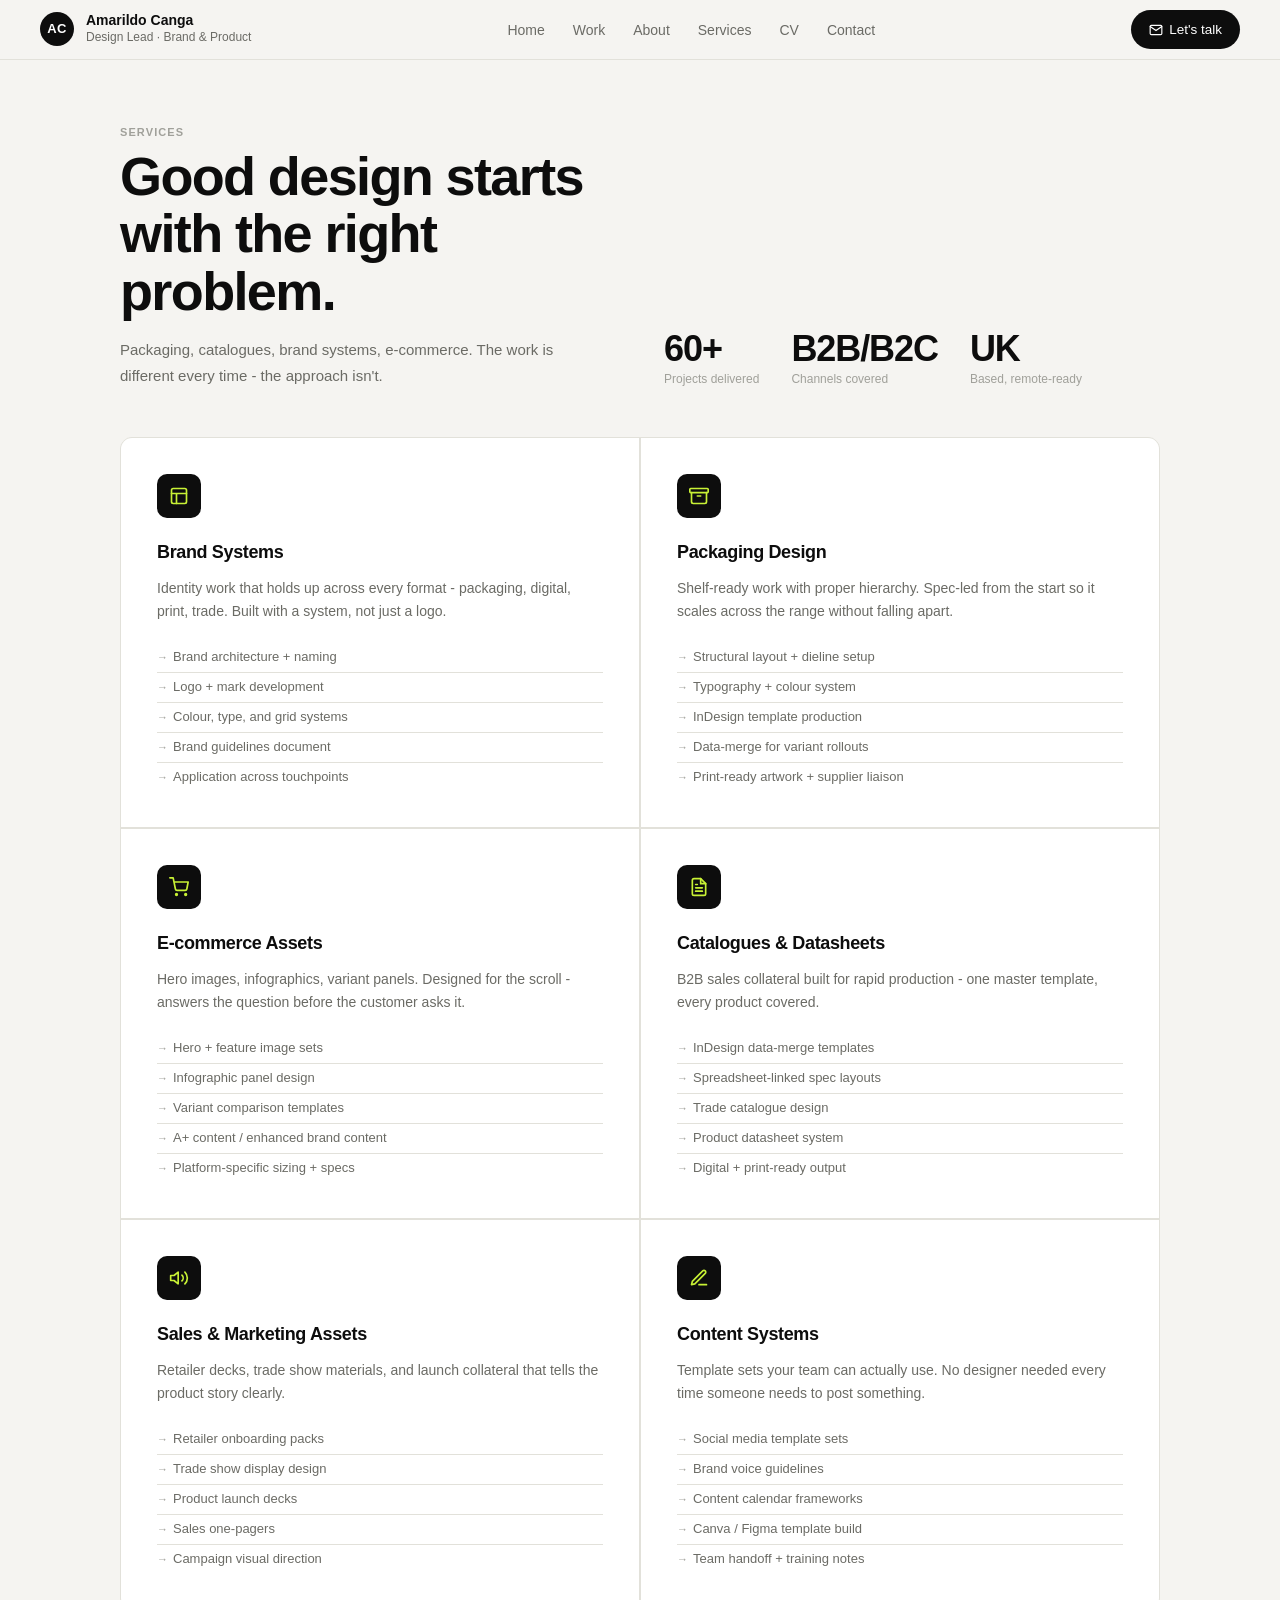
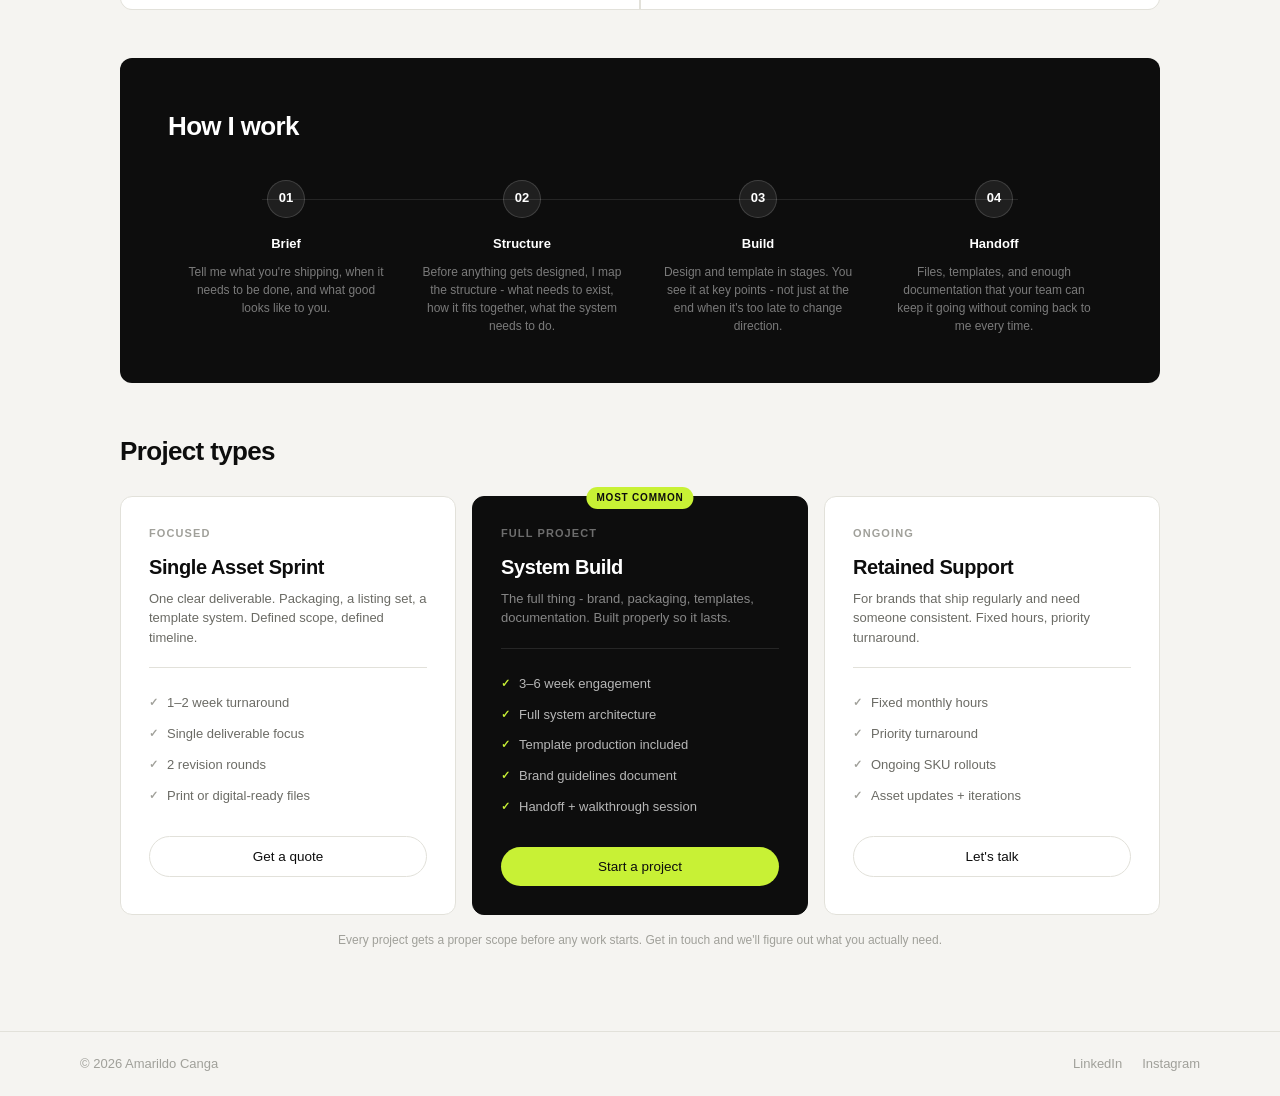
<file: services.html>
<!DOCTYPE html>
<html lang="en">
<head>
<meta charset="UTF-8">
<meta name="viewport" content="width=device-width, initial-scale=1.0">
<title>Services - Amarildo Canga</title>
<link rel="stylesheet" href="/style.css">
<style>
  .services-hero { max-width: var(--max-w); margin: 0 auto; padding: 64px 40px 48px; display: grid; grid-template-columns: 1fr 1fr; gap: 48px; align-items: end; }
  .services-hero h1 { font-size: clamp(36px,5vw,54px); font-weight: 800; letter-spacing: -0.03em; line-height: 1.07; margin-bottom: 16px; }
  .services-hero p { font-size: 15px; color: var(--gray-600); line-height: 1.75; max-width: 440px; }
  .hero-stats { display: flex; gap: 32px; }
  .hero-stat-num { font-size: 36px; font-weight: 800; letter-spacing: -0.03em; line-height: 1; }
  .hero-stat-label { font-size: 12px; color: var(--gray-400); margin-top: 3px; }

  .services-main { max-width: var(--max-w); margin: 0 auto; padding: 0 40px 80px; }

  .services-grid { display: grid; grid-template-columns: 1fr 1fr; gap: 2px; background: var(--gray-200); border: 1px solid var(--gray-200); border-radius: var(--radius); overflow: hidden; margin-bottom: 48px; }
  .service-card { background: var(--white); padding: 36px; transition: background 0.2s; }
  .service-card:hover { background: var(--gray-100); }
  .service-card-icon { width: 44px; height: 44px; background: var(--black); border-radius: 10px; display: grid; place-items: center; font-size: 20px; margin-bottom: 20px; }
  .service-card h3 { font-size: 18px; font-weight: 800; letter-spacing: -0.02em; margin-bottom: 10px; }
  .service-card > p { font-size: 14px; color: var(--gray-600); line-height: 1.65; margin-bottom: 20px; }
  .service-includes { list-style: none; }
  .service-includes li { font-size: 13px; color: var(--gray-600); padding: 4px 0 4px 16px; position: relative; border-top: 1px solid var(--gray-200); }
  .service-includes li:first-child { border-top: none; }
  .service-includes li::before { content: '→'; position: absolute; left: 0; color: var(--gray-400); font-size: 11px; top: 6px; }

  .process-section { background: var(--black); border-radius: var(--radius); padding: 48px; margin-bottom: 48px; }
  .process-section h2 { font-size: 26px; font-weight: 800; color: var(--white); letter-spacing: -0.025em; margin-bottom: 32px; }
  .process-row { display: grid; grid-template-columns: repeat(4,1fr); gap: 0; position: relative; }
  .process-row::before { content: ''; position: absolute; top: 19px; left: 10%; right: 10%; height: 1px; background: rgba(255,255,255,0.1); }
  .process-item { text-align: center; padding: 0 16px; position: relative; }
  .process-dot { width: 38px; height: 38px; background: rgba(255,255,255,0.08); border: 1px solid rgba(255,255,255,0.15); border-radius: 50%; display: grid; place-items: center; font-size: 13px; font-weight: 700; color: var(--white); margin: 0 auto 16px; position: relative; z-index: 1; }
  .process-item h4 { font-size: 13px; font-weight: 700; color: var(--white); margin-bottom: 8px; }
  .process-item p { font-size: 12px; color: rgba(255,255,255,0.45); line-height: 1.5; }

  .pricing-section h2 { font-size: 26px; font-weight: 800; letter-spacing: -0.025em; margin-bottom: 24px; }
  .pricing-grid { display: grid; grid-template-columns: repeat(3,1fr); gap: 16px; }
  .pricing-card { background: var(--white); border: 1px solid var(--gray-200); border-radius: var(--radius); padding: 28px; position: relative; }
  .pricing-card.featured { background: var(--black); border-color: var(--black); }
  .pricing-badge { position: absolute; top: -10px; left: 50%; transform: translateX(-50%); background: var(--accent); color: var(--black); font-size: 10px; font-weight: 700; padding: 3px 10px; border-radius: var(--radius-pill); text-transform: uppercase; letter-spacing: 0.08em; white-space: nowrap; }
  .pricing-tier { font-size: 11px; text-transform: uppercase; letter-spacing: 0.1em; color: var(--gray-400); font-weight: 600; margin-bottom: 8px; }
  .pricing-card.featured .pricing-tier { color: rgba(255,255,255,0.4); }
  .pricing-name { font-size: 20px; font-weight: 800; letter-spacing: -0.02em; margin-bottom: 6px; }
  .pricing-card.featured .pricing-name { color: var(--white); }
  .pricing-desc { font-size: 13px; color: var(--gray-600); line-height: 1.5; margin-bottom: 20px; padding-bottom: 20px; border-bottom: 1px solid var(--gray-200); }
  .pricing-card.featured .pricing-desc { color: rgba(255,255,255,0.5); border-color: rgba(255,255,255,0.1); }
  .pricing-list { list-style: none; margin-bottom: 24px; }
  .pricing-list li { font-size: 13px; color: var(--gray-600); padding: 5px 0 5px 18px; position: relative; }
  .pricing-card.featured .pricing-list li { color: rgba(255,255,255,0.7); }
  .pricing-list li::before { content: '✓'; position: absolute; left: 0; color: var(--gray-400); font-size: 11px; font-weight: 700; top: 6px; }
  .pricing-card.featured .pricing-list li::before { color: var(--accent); }
  .pricing-note { font-size: 12px; color: var(--gray-400); text-align: center; margin-top: 16px; }

  @media (max-width: 900px) {
    .services-hero { grid-template-columns: 1fr; padding: 40px 20px 32px; }
    .services-main { padding: 0 20px 60px; }
    .services-grid { grid-template-columns: 1fr; }
    .process-row { grid-template-columns: 1fr 1fr; gap: 24px; }
    .process-row::before { display: none; }
    .pricing-grid { grid-template-columns: 1fr; }
    .process-section { padding: 32px 24px; }
  }
</style>
</head>
<body>

<div class="menu-overlay" id="menuOverlay"></div>
<div class="mobile-menu" id="mobileMenu">
  <button class="mobile-menu-close" id="menuClose">&#x2715;</button>
  <a href="/">Home</a>
  <div class="mobile-work-group">
    <a href="/work" class="mobile-work-parent">Work</a>
    <div class="mobile-submenu">
      <a href="/harled">Harled Essentials</a>
      <a href="/omnisolar">Omnisolar</a>
      <a href="/searchlight">Searchlight</a>
      <a href="/zipstrip">ZIP Strip</a>
      <a href="/coffee">200&#xB0; Coffee</a>
      <a href="/wanderlust">Wanderlust</a>
    </div>
  </div>
  <a href="/about">About</a>
  <a href="/services">Services</a>
  <a href="/cv">CV</a>
  <a href="/contact">Contact</a>
  <a href="/contact" class="mobile-cta">Let&#x2019;s talk</a>
</div>
<nav>
  <a href="/" class="nav-logo">
    <div class="nav-avatar">AC</div>
    <div><div class="nav-name">Amarildo Canga</div><div class="nav-title">Design Lead · Brand & Product</div></div>
  </a>
    <ul class="nav-links">
    <li><a href="/">Home</a></li>
    <li><a href="/work">Work</a></li>
    <li><a href="/about">About</a></li>
    <li><a href="/services">Services</a></li>
    <li><a href="/cv">CV</a></li>
    <li><a href="/contact">Contact</a></li>
  </ul>
  <a href="/contact" class="btn-pill nav-cta"><svg width="14" height="14" viewBox="0 0 24 24" fill="none" stroke="currentColor" stroke-width="2" stroke-linecap="round" stroke-linejoin="round"><path d="M4 4h16c1.1 0 2 .9 2 2v12c0 1.1-.9 2-2 2H4c-1.1 0-2-.9-2-2V6c0-1.1.9-2 2-2z"/><polyline points="22,6 12,13 2,6"/></svg> Let's talk </a>
<button class="burger" id="burger" aria-label="Menu"><span></span><span></span><span></span></button>
</nav>

<div class="services-hero">
  <div class="fade-up">
    <div class="section-label">Services</div>
    <h1>Good design starts with the right problem.</h1>
    <p>Packaging, catalogues, brand systems, e-commerce. The work is different every time - the approach isn't.</p>
  </div>
  <div class="hero-stats fade-up" style="animation-delay:.15s">
    <div><div class="hero-stat-num">60+</div><div class="hero-stat-label">Projects delivered</div></div>
    <div><div class="hero-stat-num">B2B/B2C</div><div class="hero-stat-label">Channels covered</div></div>
    <div><div class="hero-stat-num">UK</div><div class="hero-stat-label">Based, remote-ready</div></div>
  </div>
</div>

<div class="services-main">

  <div class="services-grid reveal">
    <div class="service-card">
      <div class="service-card-icon" style="color:var(--accent);"><svg width="20" height="20" viewBox="0 0 24 24" fill="none" stroke="currentColor" stroke-width="2" stroke-linecap="round" stroke-linejoin="round"><rect x="3" y="3" width="18" height="18" rx="2"/><path d="M3 9h18M9 21V9"/></svg></div>
      <h3>Brand Systems</h3>
      <p>Identity work that holds up across every format - packaging, digital, print, trade. Built with a system, not just a logo.</p>
      <ul class="service-includes">
        <li>Brand architecture + naming</li>
        <li>Logo + mark development</li>
        <li>Colour, type, and grid systems</li>
        <li>Brand guidelines document</li>
        <li>Application across touchpoints</li>
      </ul>
    </div>
    <div class="service-card">
      <div class="service-card-icon" style="color:var(--accent);"><svg width="20" height="20" viewBox="0 0 24 24" fill="none" stroke="currentColor" stroke-width="2" stroke-linecap="round" stroke-linejoin="round"><path d="M21 8V19a2 2 0 01-2 2H5a2 2 0 01-2-2V8"/><rect x="1" y="3" width="22" height="5" rx="1"/><path d="M10 12h4"/></svg></div>
      <h3>Packaging Design</h3>
      <p>Shelf-ready work with proper hierarchy. Spec-led from the start so it scales across the range without falling apart.</p>
      <ul class="service-includes">
        <li>Structural layout + dieline setup</li>
        <li>Typography + colour system</li>
        <li>InDesign template production</li>
        <li>Data-merge for variant rollouts</li>
        <li>Print-ready artwork + supplier liaison</li>
      </ul>
    </div>
    <div class="service-card">
      <div class="service-card-icon" style="color:var(--accent);"><svg width="20" height="20" viewBox="0 0 24 24" fill="none" stroke="currentColor" stroke-width="2" stroke-linecap="round" stroke-linejoin="round"><circle cx="9" cy="21" r="1"/><circle cx="20" cy="21" r="1"/><path d="M1 1h4l2.68 13.39a2 2 0 002 1.61h9.72a2 2 0 002-1.61L23 6H6"/></svg></div>
      <h3>E-commerce Assets</h3>
      <p>Hero images, infographics, variant panels. Designed for the scroll - answers the question before the customer asks it.</p>
      <ul class="service-includes">
        <li>Hero + feature image sets</li>
        <li>Infographic panel design</li>
        <li>Variant comparison templates</li>
        <li>A+ content / enhanced brand content</li>
        <li>Platform-specific sizing + specs</li>
      </ul>
    </div>
    <div class="service-card">
      <div class="service-card-icon" style="color:var(--accent);"><svg width="20" height="20" viewBox="0 0 24 24" fill="none" stroke="currentColor" stroke-width="2" stroke-linecap="round" stroke-linejoin="round"><path d="M14 2H6a2 2 0 00-2 2v16a2 2 0 002 2h12a2 2 0 002-2V8z"/><polyline points="14 2 14 8 20 8"/><line x1="16" y1="13" x2="8" y2="13"/><line x1="16" y1="17" x2="8" y2="17"/><polyline points="10 9 9 9 8 9"/></svg></div>
      <h3>Catalogues & Datasheets</h3>
      <p>B2B sales collateral built for rapid production - one master template, every product covered.</p>
      <ul class="service-includes">
        <li>InDesign data-merge templates</li>
        <li>Spreadsheet-linked spec layouts</li>
        <li>Trade catalogue design</li>
        <li>Product datasheet system</li>
        <li>Digital + print-ready output</li>
      </ul>
    </div>
    <div class="service-card">
      <div class="service-card-icon" style="color:var(--accent);"><svg width="20" height="20" viewBox="0 0 24 24" fill="none" stroke="currentColor" stroke-width="2" stroke-linecap="round" stroke-linejoin="round"><polygon points="11 5 6 9 2 9 2 15 6 15 11 19 11 5"/><path d="M15.54 8.46a5 5 0 010 7.07"/><path d="M19.07 4.93a10 10 0 010 14.14"/></svg></div>
      <h3>Sales & Marketing Assets</h3>
      <p>Retailer decks, trade show materials, and launch collateral that tells the product story clearly.</p>
      <ul class="service-includes">
        <li>Retailer onboarding packs</li>
        <li>Trade show display design</li>
        <li>Product launch decks</li>
        <li>Sales one-pagers</li>
        <li>Campaign visual direction</li>
      </ul>
    </div>
    <div class="service-card">
      <div class="service-card-icon" style="color:var(--accent);"><svg width="20" height="20" viewBox="0 0 24 24" fill="none" stroke="currentColor" stroke-width="2" stroke-linecap="round" stroke-linejoin="round"><path d="M12 20h9"/><path d="M16.5 3.5a2.121 2.121 0 013 3L7 19l-4 1 1-4L16.5 3.5z"/></svg></div>
      <h3>Content Systems</h3>
      <p>Template sets your team can actually use. No designer needed every time someone needs to post something.</p>
      <ul class="service-includes">
        <li>Social media template sets</li>
        <li>Brand voice guidelines</li>
        <li>Content calendar frameworks</li>
        <li>Canva / Figma template build</li>
        <li>Team handoff + training notes</li>
      </ul>
    </div>
  </div>

  <div class="process-section reveal">
    <h2>How I work</h2>
    <div class="process-row">
      <div class="process-item">
        <div class="process-dot">01</div>
        <h4>Brief</h4>
        <p>Tell me what you're shipping, when it needs to be done, and what good looks like to you.</p>
      </div>
      <div class="process-item">
        <div class="process-dot">02</div>
        <h4>Structure</h4>
        <p>Before anything gets designed, I map the structure - what needs to exist, how it fits together, what the system needs to do.</p>
      </div>
      <div class="process-item">
        <div class="process-dot">03</div>
        <h4>Build</h4>
        <p>Design and template in stages. You see it at key points - not just at the end when it's too late to change direction.</p>
      </div>
      <div class="process-item">
        <div class="process-dot">04</div>
        <h4>Handoff</h4>
        <p>Files, templates, and enough documentation that your team can keep it going without coming back to me every time.</p>
      </div>
    </div>
  </div>

  <div class="pricing-section reveal">
    <h2>Project types</h2>
    <div class="pricing-grid">
      <div class="pricing-card">
        <div class="pricing-tier">Focused</div>
        <div class="pricing-name">Single Asset Sprint</div>
        <div class="pricing-desc">One clear deliverable. Packaging, a listing set, a template system. Defined scope, defined timeline.</div>
        <ul class="pricing-list">
          <li>1–2 week turnaround</li>
          <li>Single deliverable focus</li>
          <li>2 revision rounds</li>
          <li>Print or digital-ready files</li>
        </ul>
        <a href="/contact" class="btn-pill outline" style="width:100%;justify-content:center;">Get a quote</a>
      </div>
      <div class="pricing-card featured">
        <div class="pricing-badge">Most common</div>
        <div class="pricing-tier">Full project</div>
        <div class="pricing-name">System Build</div>
        <div class="pricing-desc">The full thing - brand, packaging, templates, documentation. Built properly so it lasts.</div>
        <ul class="pricing-list">
          <li>3–6 week engagement</li>
          <li>Full system architecture</li>
          <li>Template production included</li>
          <li>Brand guidelines document</li>
          <li>Handoff + walkthrough session</li>
        </ul>
        <a href="/contact" class="btn-pill accent" style="width:100%;justify-content:center;">Start a project </a>
      </div>
      <div class="pricing-card">
        <div class="pricing-tier">Ongoing</div>
        <div class="pricing-name">Retained Support</div>
        <div class="pricing-desc">For brands that ship regularly and need someone consistent. Fixed hours, priority turnaround.</div>
        <ul class="pricing-list">
          <li>Fixed monthly hours</li>
          <li>Priority turnaround</li>
          <li>Ongoing SKU rollouts</li>
          <li>Asset updates + iterations</li>
        </ul>
        <a href="/contact" class="btn-pill outline" style="width:100%;justify-content:center;">Let's talk</a>
      </div>
    </div>
    <p class="pricing-note">Every project gets a proper scope before any work starts. Get in touch and we'll figure out what you actually need.</p>
  </div>

</div>

<footer>
  <div class="footer-inner">
    <span class="footer-copy">© 2026 Amarildo Canga</span>
    <div class="footer-links">
      <a href="https://uk.linkedin.com/in/amarildo-canga-2a92a843" target="_blank">LinkedIn</a>
      <a href="https://www.instagram.com/amarildo.design/" target="_blank">Instagram</a>
    </div>
  </div>
</footer>

<script>
  const obs = new IntersectionObserver(entries => {
    entries.forEach(e => { if (e.isIntersecting) { e.target.classList.add('visible'); obs.unobserve(e.target); }});
  }, { threshold: 0.08 });
  document.querySelectorAll('.reveal').forEach(el => obs.observe(el));
</script>


<script>
(function() {
  (function() {
  var burger = document.getElementById('burger');
  var menu = document.getElementById('mobileMenu');
  var overlay = document.getElementById('menuOverlay');
  var closeBtn = document.getElementById('menuClose');
  function openMenu() { menu.classList.add('open'); overlay.classList.add('open'); burger.classList.add('open'); document.body.style.overflow = 'hidden'; }
  function closeMenu() { menu.classList.remove('open'); overlay.classList.remove('open'); burger.classList.remove('open'); document.body.style.overflow = ''; }
  if (burger) burger.addEventListener('click', openMenu);
  if (closeBtn) closeBtn.addEventListener('click', closeMenu);
  if (overlay) overlay.addEventListener('click', closeMenu);
})();
})();
</script>
</body>
</html>
</file>
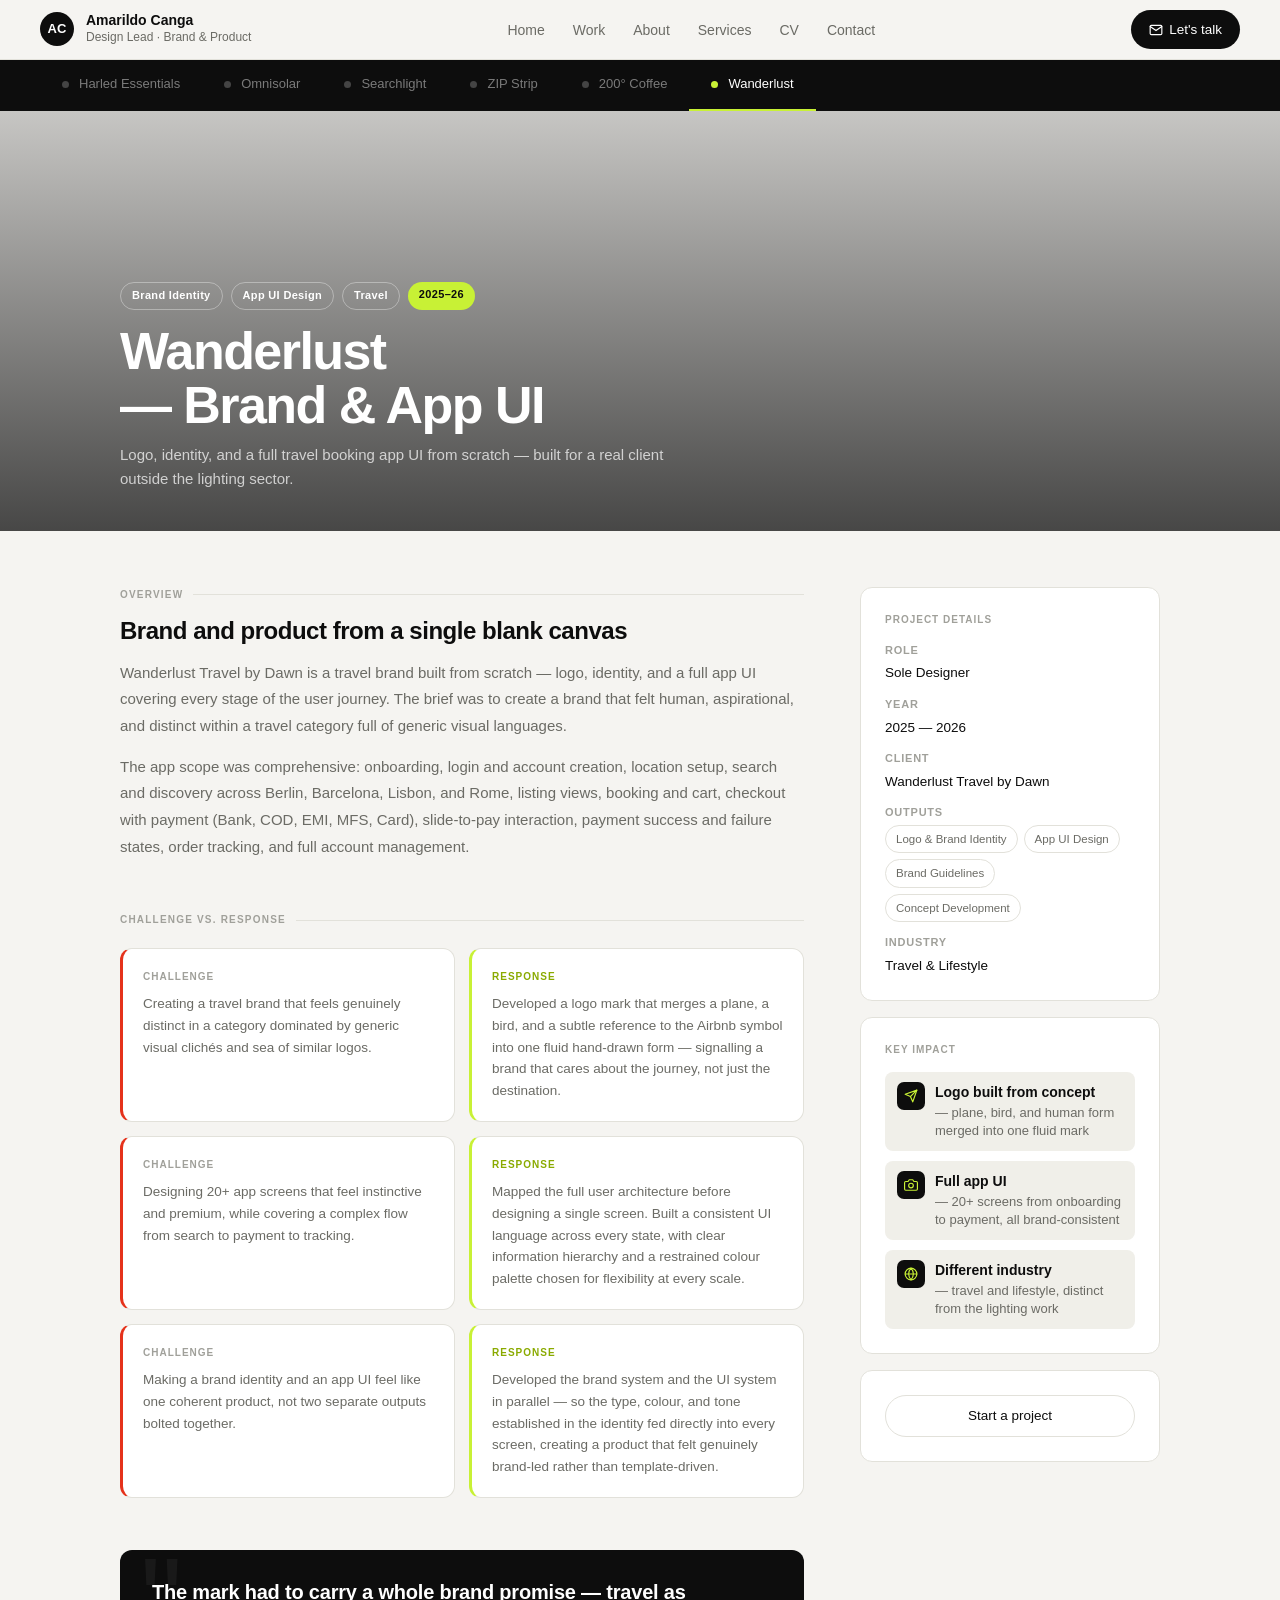
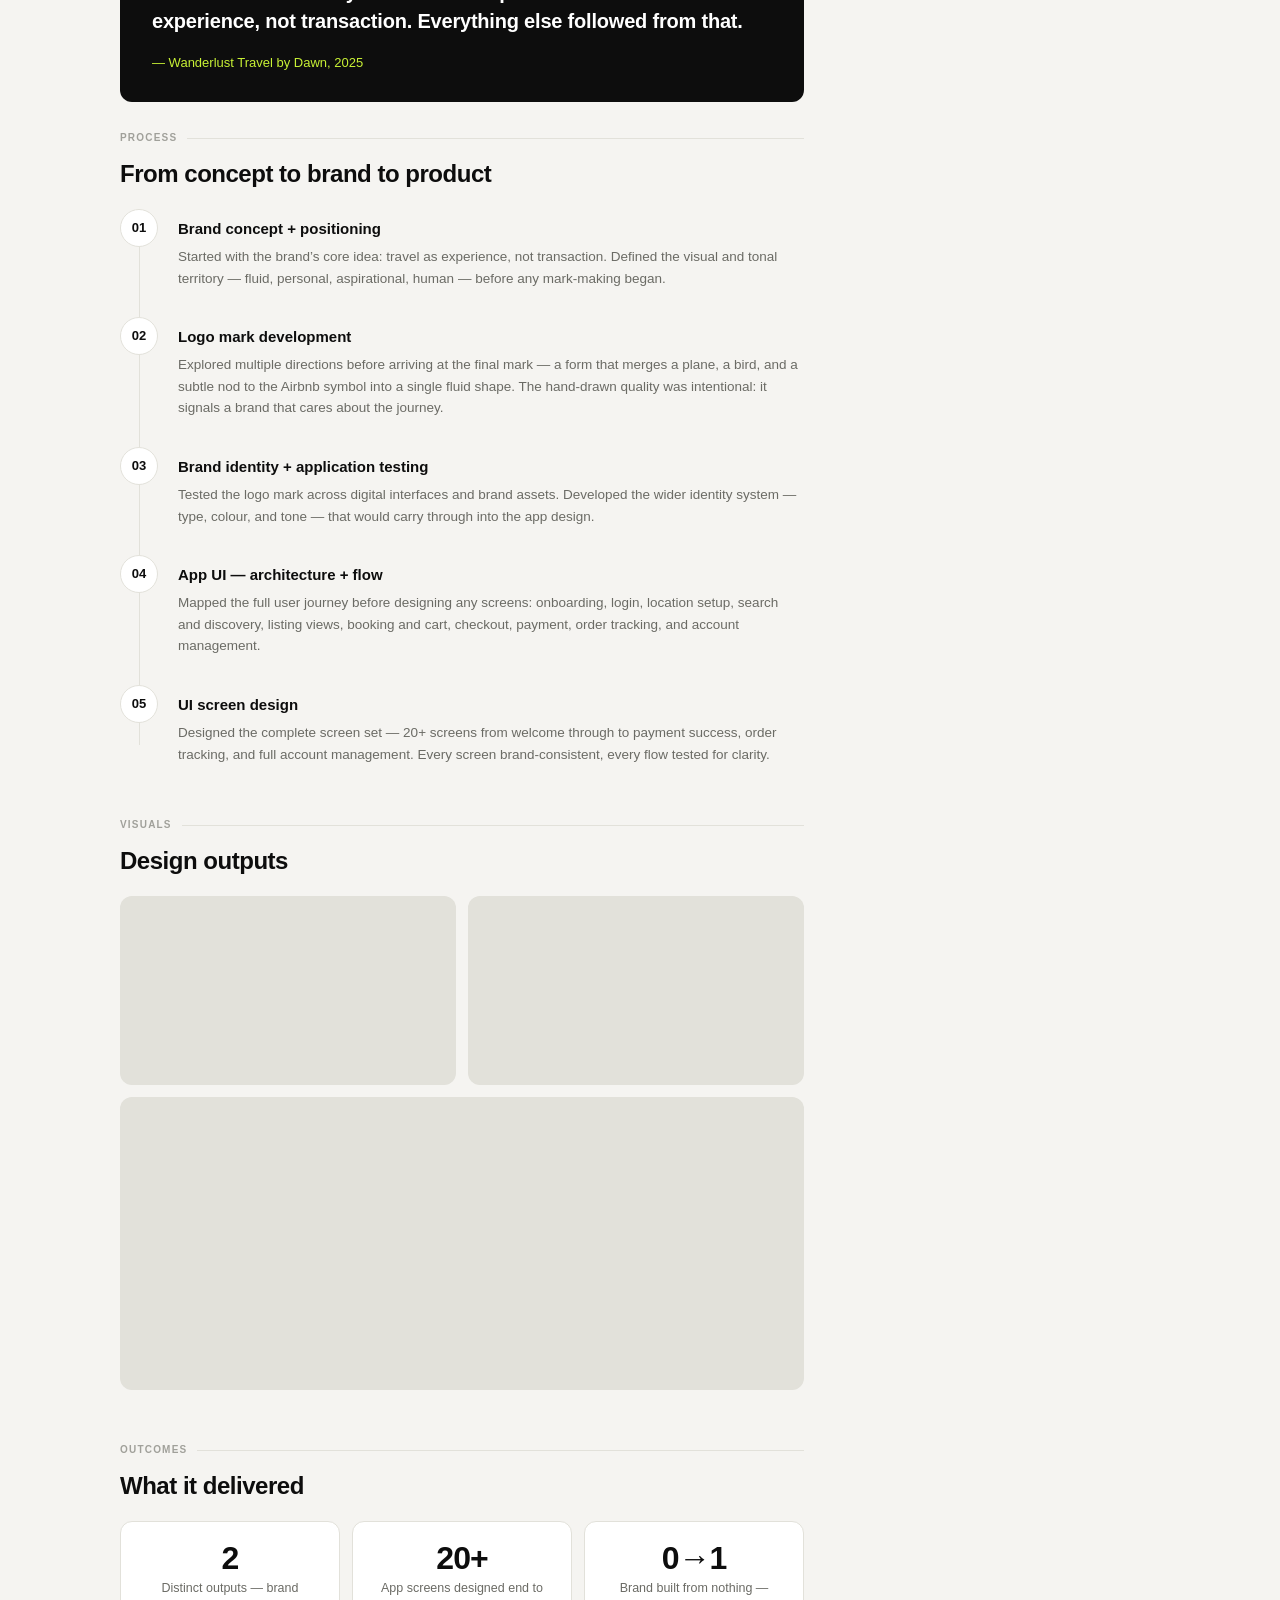
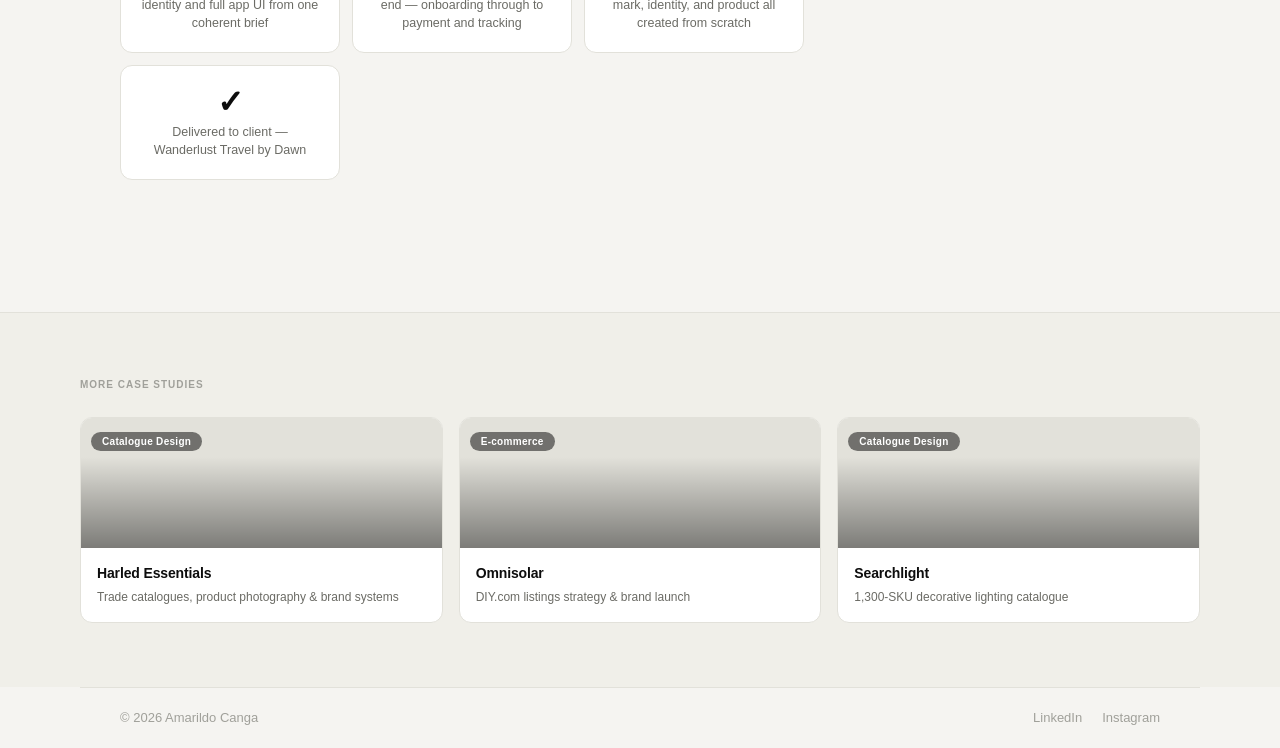
<file: wanderlust.html>
<!DOCTYPE html>
<html lang="en">
<head>
<meta charset="UTF-8">
<meta name="viewport" content="width=device-width, initial-scale=1.0">
<title>Wanderlust &mdash; Amarildo Canga</title>
<style>
  *, *::before, *::after { box-sizing: border-box; margin: 0; padding: 0; }
  :root {
    --black: #0d0d0d; --white: #ffffff; --off-white: #f5f4f1;
    --gray-100: #f0efe9; --gray-200: #e2e1da; --gray-400: #a0a09a;
    --gray-600: #6b6b65; --gray-800: #2c2c28; --accent: #c8f135;
    --red: #e5321b; --font: 'Helvetica Neue', Helvetica, Arial, sans-serif;
    --radius: 12px; --radius-sm: 8px; --radius-pill: 100px;
  }
  html { scroll-behavior: smooth; }
  body { font-family: var(--font); background: var(--off-white); color: var(--black); font-size: 15px; line-height: 1.6; -webkit-font-smoothing: antialiased; overflow-x: hidden; }

  /* NAV */
  .main-nav { position: sticky; top: 0; z-index: 100; background: rgba(245,244,241,0.95); border-bottom: 1px solid var(--gray-200); padding: 0 40px; height: 60px; display: flex; align-items: center; justify-content: space-between; backdrop-filter: blur(12px); }
  .nav-logo { display: flex; align-items: center; gap: 12px; text-decoration: none; color: var(--black); }
  .nav-avatar { width: 34px; height: 34px; background: var(--black); border-radius: 50%; display: grid; place-items: center; font-weight: 700; font-size: 13px; color: var(--white); flex-shrink: 0; }
  .nav-name { font-weight: 700; font-size: 14px; line-height: 1.2; }
  .nav-title { font-size: 12px; color: var(--gray-600); }
  .nav-links { display: flex; align-items: center; gap: 28px; list-style: none; }
  .nav-links a { text-decoration: none; color: var(--gray-600); font-size: 14px; transition: color 0.2s; }
  .nav-links a:hover { color: var(--black); }
  .btn-pill { display: inline-flex; align-items: center; gap: 6px; background: var(--black); color: var(--white); padding: 9px 18px; border-radius: var(--radius-pill); font-size: 13.5px; font-weight: 500; text-decoration: none; transition: background 0.2s, transform 0.15s; border: none; cursor: pointer; font-family: var(--font); }
  .btn-pill:hover { background: var(--gray-800); transform: translateY(-1px); }
  .btn-pill.outline { background: transparent; color: var(--black); border: 1.5px solid var(--gray-200); }
  .btn-pill.outline:hover { border-color: var(--black); background: transparent; }
  .nav-cta { /* hidden on mobile via media query */ }

  /* BURGER */
  .burger { display: none; flex-direction: column; justify-content: center; gap: 5px; width: 36px; height: 36px; cursor: pointer; background: none; border: none; padding: 4px; flex-shrink: 0; }
  .burger span { display: block; height: 2px; background: var(--black); border-radius: 2px; transition: all 0.3s ease; transform-origin: center; }
  .burger.open span:nth-child(1) { transform: translateY(7px) rotate(45deg); }
  .burger.open span:nth-child(2) { opacity: 0; transform: scaleX(0); }
  .burger.open span:nth-child(3) { transform: translateY(-7px) rotate(-45deg); }

  /* MOBILE MENU */
  .menu-overlay { display: none; position: fixed; inset: 0; background: rgba(0,0,0,0.5); z-index: 200; }
  .menu-overlay.open { display: block; }
  .mobile-menu { position: fixed; top: 0; right: -100%; width: min(320px, 85vw); height: 100vh; background: var(--black); z-index: 201; display: flex; flex-direction: column; padding: 24px; gap: 4px; transition: right 0.3s ease; overflow-y: auto; }
  .mobile-menu.open { right: 0; }
  .mobile-menu-close { align-self: flex-end; background: none; border: none; color: var(--white); font-size: 22px; cursor: pointer; padding: 4px 8px; margin-bottom: 16px; }
  .mobile-menu a { color: rgba(255,255,255,0.7); text-decoration: none; font-size: 16px; font-weight: 400; padding: 12px 0; border-bottom: 1px solid rgba(255,255,255,0.08); transition: color 0.2s; }
  .mobile-menu a:hover, .mobile-menu a.active { color: var(--white); }
  .mobile-menu a:last-child { border-bottom: none; }
  .mobile-cta { margin-top: 20px; background: var(--accent) !important; color: var(--black) !important; border-radius: var(--radius-pill); padding: 12px 20px !important; text-align: center; font-weight: 600 !important; border-bottom: none !important; }


  /* Mobile work submenu */
  .mobile-work-group { display: flex; flex-direction: column; }
  .mobile-work-parent { font-size: 16px; font-weight: 600; padding: 12px 0; border-bottom: 1px solid rgba(255,255,255,0.08); color: rgba(255,255,255,0.7); text-decoration: none; display: block; }
  .mobile-submenu { display: flex; flex-direction: column; padding-left: 16px; border-left: 2px solid var(--accent); margin: 6px 0 10px; gap: 2px; }
  .mobile-submenu a { font-size: 13px; color: rgba(255,255,255,0.5); padding: 5px 0; text-decoration: none; border-bottom: none !important; }
  .mobile-submenu a:hover { color: var(--white); }

  /* CASE SWITCHER TAB BAR */
  .case-switcher { background: var(--black); padding: 0 40px; display: flex; align-items: center; overflow-x: auto; scrollbar-width: none; position: sticky; top: 60px; z-index: 98; }
  .case-switcher::-webkit-scrollbar { display: none; }
  .case-tab { display: flex; align-items: center; gap: 10px; padding: 14px 22px; text-decoration: none; color: rgba(255,255,255,0.45); font-size: 13px; font-weight: 400; border-bottom: 2px solid transparent; transition: color 0.2s, border-color 0.2s; white-space: nowrap; flex-shrink: 0; }
  .case-tab:hover { color: rgba(255,255,255,0.8); }
  .case-tab.active { color: var(--white); border-bottom-color: var(--accent); }
  .case-tab-dot { width: 7px; height: 7px; border-radius: 50%; background: currentColor; opacity: 0.5; flex-shrink: 0; }
  .case-tab.active .case-tab-dot { background: var(--accent); opacity: 1; }

  /* HERO */
  .cs-hero { position: relative; height: 420px; overflow: hidden; display: flex; align-items: flex-end; }
  .cs-hero-bg { position: absolute; inset: 0; width: 100%; height: 100%; background-size: cover; background-position: center; transition: transform 8s ease; }
  .cs-hero:hover .cs-hero-bg { transform: scale(1.03); }
  .cs-hero-overlay { position: absolute; inset: 0; background: linear-gradient(to bottom, rgba(13,13,13,0.2) 0%, rgba(13,13,13,0.75) 100%); }
  .cs-hero-content { position: relative; z-index: 2; padding: 0 40px 40px; width: 100%; max-width: 1120px; margin: 0 auto; }
  .cs-hero-tags { display: flex; gap: 8px; margin-bottom: 14px; flex-wrap: wrap; }
  .chip { font-size: 11px; font-weight: 600; padding: 4px 11px; border-radius: var(--radius-pill); letter-spacing: 0.03em; }
  .chip-dark { background: rgba(0,0,0,0.5); color: var(--white); backdrop-filter: blur(4px); }
  .chip-accent { background: var(--accent); color: var(--black); }
  .chip-outline { border: 1px solid rgba(255,255,255,0.35); color: var(--white); }
  .cs-hero-title { font-size: clamp(30px, 4.5vw, 52px); font-weight: 800; color: var(--white); letter-spacing: -0.03em; line-height: 1.05; margin-bottom: 10px; }
  .cs-hero-sub { color: rgba(255,255,255,0.72); font-size: 15px; font-weight: 300; max-width: 560px; line-height: 1.6; }
  .cs-hero-content > * { animation: fadeUp 0.65s ease both; }
  .cs-hero-content > *:nth-child(1) { animation-delay: 0.1s; }
  .cs-hero-content > *:nth-child(2) { animation-delay: 0.2s; }
  .cs-hero-content > *:nth-child(3) { animation-delay: 0.3s; }
  @keyframes fadeUp { from { opacity: 0; transform: translateY(18px); } to { opacity: 1; transform: translateY(0); } }

  /* BODY LAYOUT */
  .cs-body { max-width: 1120px; margin: 0 auto; padding: 56px 40px 80px; display: grid; grid-template-columns: 1fr 300px; gap: 56px; align-items: start; }
  .cs-sidebar { position: sticky; top: 140px; }
  .sidebar-card { background: var(--white); border: 1px solid var(--gray-200); border-radius: var(--radius); padding: 24px; margin-bottom: 16px; }
  .sidebar-label { font-size: 10px; text-transform: uppercase; letter-spacing: 0.1em; color: var(--gray-400); font-weight: 600; margin-bottom: 14px; }
  .meta-row { display: flex; flex-direction: column; gap: 12px; }
  .meta-item-label { font-size: 11px; text-transform: uppercase; letter-spacing: 0.07em; color: var(--gray-400); font-weight: 600; margin-bottom: 3px; }
  .meta-item-value { font-size: 13.5px; font-weight: 500; color: var(--black); }
  .tag-wrap { display: flex; flex-wrap: wrap; gap: 6px; }
  .tag { padding: 4px 10px; border: 1.5px solid var(--gray-200); border-radius: var(--radius-pill); font-size: 11.5px; color: var(--gray-600); }
  .impact-metric { display: flex; flex-direction: column; gap: 10px; }
  .impact-row { display: flex; align-items: flex-start; gap: 10px; padding: 10px 12px; background: var(--gray-100); border-radius: var(--radius-sm); }
  .impact-icon { width: 28px; height: 28px; background: var(--black); border-radius: 7px; display: grid; place-items: center; flex-shrink: 0; font-size: 13px; color: var(--accent); }
  .impact-text { font-size: 13px; color: var(--gray-600); line-height: 1.45; }
  .impact-text strong { display: block; font-size: 14px; color: var(--black); font-weight: 600; margin-bottom: 1px; }
  .sidebar-cta-stack { display: flex; flex-direction: column; gap: 8px; }
  .sidebar-cta-stack .btn-pill { justify-content: center; }

  /* MAIN CONTENT */
  .section-block { margin-bottom: 52px; }
  .block-label { display: flex; align-items: center; gap: 10px; font-size: 10px; text-transform: uppercase; letter-spacing: 0.12em; color: var(--gray-400); font-weight: 600; margin-bottom: 14px; }
  .block-label::after { content: ''; flex: 1; height: 1px; background: var(--gray-200); }
  .block-title { font-size: 24px; font-weight: 700; letter-spacing: -0.02em; margin-bottom: 14px; line-height: 1.2; }
  .block-body { font-size: 15px; color: var(--gray-600); line-height: 1.78; font-weight: 300; }
  .block-body p + p { margin-top: 14px; }
  .block-body strong { color: var(--black); font-weight: 500; }
  .cr-grid { display: grid; grid-template-columns: 1fr 1fr; gap: 14px; margin-top: 20px; }
  .cr-card { background: var(--white); border: 1px solid var(--gray-200); border-radius: var(--radius); padding: 20px; }
  .cr-card-label { font-size: 10px; text-transform: uppercase; letter-spacing: 0.1em; color: var(--gray-400); font-weight: 600; margin-bottom: 8px; }
  .cr-card.challenge { border-left: 3px solid var(--red); }
  .cr-card.response { border-left: 3px solid var(--accent); }
  .cr-card.response .cr-card-label { color: #8aaa00; }
  .cr-card p { font-size: 13.5px; color: var(--gray-600); line-height: 1.6; }
  .process-steps { display: flex; flex-direction: column; gap: 0; margin-top: 20px; position: relative; }
  .process-steps::before { content: ''; position: absolute; left: 19px; top: 20px; bottom: 20px; width: 1px; background: var(--gray-200); }
  .process-step { display: flex; gap: 20px; padding: 0 0 28px; position: relative; }
  .process-step:last-child { padding-bottom: 0; }
  .step-num { width: 38px; height: 38px; background: var(--white); border: 1.5px solid var(--gray-200); border-radius: 50%; display: grid; place-items: center; font-size: 13px; font-weight: 700; color: var(--black); flex-shrink: 0; z-index: 1; transition: background 0.2s, border-color 0.2s; }
  .process-step:hover .step-num { background: var(--black); color: var(--white); border-color: var(--black); }
  .step-content { padding-top: 8px; }
  .step-title { font-size: 15px; font-weight: 600; margin-bottom: 5px; }
  .step-desc { font-size: 13.5px; color: var(--gray-600); line-height: 1.6; }
  .gallery { display: grid; gap: 12px; margin-top: 20px; }
  .gallery-2 { grid-template-columns: 1fr 1fr; }
  .gallery-item { border-radius: var(--radius); overflow: hidden; }
  .gallery-img { width: 100%; display: block; aspect-ratio: 16/9; background-size: cover; background-position: center; background-color: var(--gray-200); }
  .gallery-caption { font-size: 12px; color: var(--gray-400); margin-top: 7px; font-style: italic; }
  .outcomes-grid { display: grid; grid-template-columns: repeat(3, 1fr); gap: 12px; margin-top: 20px; }
  .outcome-box { background: var(--white); border: 1px solid var(--gray-200); border-radius: var(--radius); padding: 20px; text-align: center; }
  .outcome-num { font-size: 32px; font-weight: 800; color: var(--black); letter-spacing: -0.03em; line-height: 1; margin-bottom: 6px; }
  .outcome-label { font-size: 12.5px; color: var(--gray-600); line-height: 1.4; }
  .highlight-block { background: var(--black); border-radius: var(--radius); padding: 28px 32px; margin: 28px 0; position: relative; overflow: hidden; }
  .highlight-block::before { content: '"'; position: absolute; top: -10px; left: 20px; font-size: 120px; color: rgba(255,255,255,0.05); line-height: 1; }
  .highlight-block p { font-size: 20px; font-weight: 600; color: var(--white); line-height: 1.45; letter-spacing: -0.01em; position: relative; z-index: 1; margin-bottom: 14px; }
  .highlight-block .accent-line { font-size: 13px; color: var(--accent); font-weight: 500; position: relative; z-index: 1; }

  /* NEXT PROJECTS */
  .next-section { background: var(--gray-100); border-top: 1px solid var(--gray-200); padding: 64px 40px; }
  .next-inner { max-width: 1120px; margin: 0 auto; }
  .next-label { font-size: 10px; text-transform: uppercase; letter-spacing: 0.1em; color: var(--gray-400); font-weight: 600; margin-bottom: 24px; }
  .next-grid { display: grid; grid-template-columns: repeat(3, 1fr); gap: 16px; }
  .next-card { background: var(--white); border: 1px solid var(--gray-200); border-radius: var(--radius); overflow: hidden; text-decoration: none; color: var(--black); transition: transform 0.25s, box-shadow 0.25s; display: block; }
  .next-card:hover { transform: translateY(-3px); box-shadow: 0 10px 32px rgba(0,0,0,0.09); }
  .next-card-img { height: 130px; position: relative; overflow: hidden; background-size: cover; background-position: center; background-color: var(--gray-200); }
  .next-card-overlay { position: absolute; inset: 0; background: linear-gradient(to bottom, transparent 30%, rgba(0,0,0,0.45) 100%); }
  .next-card-chip { position: absolute; top: 10px; left: 10px; }
  .next-card-body { padding: 14px 16px 16px; }
  .next-card-title { font-size: 14px; font-weight: 700; margin-bottom: 4px; letter-spacing: -0.01em; }
  .next-card-sub { font-size: 12px; color: var(--gray-600); line-height: 1.4; }

  /* FOOTER */
  footer { border-top: 1px solid var(--gray-200); padding: 20px 40px; max-width: 1120px; margin: 0 auto; display: flex; justify-content: space-between; align-items: center; }
  .footer-copy { font-size: 13px; color: var(--gray-400); }
  .footer-links { display: flex; gap: 20px; }
  .footer-links a { font-size: 13px; color: var(--gray-400); text-decoration: none; transition: color 0.2s; }
  .footer-links a:hover { color: var(--black); }

  /* REVEAL */
  .reveal { opacity: 0; transform: translateY(14px); transition: opacity 0.55s ease, transform 0.55s ease; }
  .reveal.visible { opacity: 1; transform: none; }

  /* RESPONSIVE */
  @media (max-width: 900px) {
    .main-nav { padding: 0 20px; }
    .case-switcher { padding: 0 12px; }
    .cs-hero { height: 300px; }
    .cs-hero-content { padding: 0 20px 28px; }
    .cs-body { grid-template-columns: 1fr; padding: 36px 20px 60px; gap: 36px; }
    .cs-sidebar { position: static; }
    .cr-grid { grid-template-columns: 1fr; }
    .gallery-2 { grid-template-columns: 1fr; }
    .outcomes-grid { grid-template-columns: 1fr 1fr; }
    .next-grid { grid-template-columns: 1fr 1fr; }
    .next-section { padding: 48px 20px; }
    footer { padding: 20px; flex-direction: column; gap: 12px; }
  }
  @media (max-width: 640px) {
    .nav-links { display: none; }
    .nav-cta { display: none !important; }
    .burger { display: flex !important; }
  }
  @media (max-width: 480px) {
    .cs-hero { height: 260px; }
    .cs-hero-content { padding: 0 16px 24px; }
    .cs-hero-title { font-size: 24px; }
    .cs-hero-sub { font-size: 13px; }
    .cs-body { padding: 28px 16px 60px; }
    .case-switcher { padding: 0 4px; }
    .case-tab { padding: 12px 12px; font-size: 11px; }
    .outcomes-grid { grid-template-columns: 1fr; }
    .next-grid { grid-template-columns: 1fr; }
    .sidebar-card { padding: 16px; }
    .cr-grid { grid-template-columns: 1fr; }
  }
</style>
</head>
<body>
<div class="menu-overlay" id="menuOverlay"></div>
<div class="mobile-menu" id="mobileMenu">
  <button class="mobile-menu-close" id="menuClose">&#x2715;</button>
  <a href="/">Home</a>
  <div class="mobile-work-group">
    <a href="/work" class="mobile-work-parent">Work</a>
    <div class="mobile-submenu">
      <a href="/harled">Harled Essentials</a>
      <a href="/omnisolar">Omnisolar</a>
      <a href="/searchlight">Searchlight</a>
      <a href="/zipstrip">ZIP Strip</a>
      <a href="/coffee">200&#xB0; Coffee</a>
      <a href="/wanderlust">Wanderlust</a>
    </div>
  </div>
  <a href="/about">About</a>
  <a href="/services">Services</a>
  <a href="/cv">CV</a>
  <a href="/contact">Contact</a>
  <a href="/contact" class="mobile-cta">Let&#x2019;s talk</a>
</div>
<nav class="main-nav">
  <a href="/" class="nav-logo">
    <div class="nav-avatar">AC</div>
    <div><div class="nav-name">Amarildo Canga</div><div class="nav-title">Design Lead &middot; Brand &amp; Product</div></div>
  </a>
    <ul class="nav-links">
    <li><a href="/">Home</a></li>
    <li><a href="/work">Work</a></li>
    <li><a href="/about">About</a></li>
    <li><a href="/services">Services</a></li>
    <li><a href="/cv">CV</a></li>
    <li><a href="/contact">Contact</a></li>
  </ul>
  <a href="/contact" class="btn-pill nav-cta"><svg width="14" height="14" viewBox="0 0 24 24" fill="none" stroke="currentColor" stroke-width="2" stroke-linecap="round" stroke-linejoin="round"><path d="M4 4h16c1.1 0 2 .9 2 2v12c0 1.1-.9 2-2 2H4c-1.1 0-2-.9-2-2V6c0-1.1.9-2 2-2z"/><polyline points="22,6 12,13 2,6"/></svg> Let's talk </a>
  <button class="burger" id="burger" aria-label="Menu"><span></span><span></span><span></span></button>
</nav>
<div class="case-switcher">
  <a href="/harled" class="case-tab"><span class="case-tab-dot"></span>Harled Essentials</a>
  <a href="/omnisolar" class="case-tab"><span class="case-tab-dot"></span>Omnisolar</a>
  <a href="/searchlight" class="case-tab"><span class="case-tab-dot"></span>Searchlight</a>
  <a href="/zipstrip" class="case-tab"><span class="case-tab-dot"></span>ZIP Strip</a>
  <a href="/coffee" class="case-tab"><span class="case-tab-dot"></span>200° Coffee</a>
  <a href="/wanderlust" class="case-tab active"><span class="case-tab-dot"></span>Wanderlust</a>
</div>
<div class="cs-hero">
  <div class="cs-hero-bg" style="background-image:url('https://res.cloudinary.com/dylkbwins/image/upload//Wanderlust_hero.jpg');"></div>
  <div class="cs-hero-overlay"></div>
  <div class="cs-hero-content">
    <div class="cs-hero-tags">
      <span class="chip chip-outline">Brand Identity</span>
      <span class="chip chip-outline">App UI Design</span>
      <span class="chip chip-outline">Travel</span>
      <span class="chip chip-accent">2025&ndash;26</span>
    </div>
    <h1 class="cs-hero-title">Wanderlust<br>&mdash; Brand &amp; App UI</h1>
    <p class="cs-hero-sub">Logo, identity, and a full travel booking app UI from scratch &mdash; built for a real client outside the lighting sector.</p>
  </div>
</div>
<div class="cs-body">
  <main class="cs-main">
    <div class="section-block reveal">
      <div class="block-label">Overview</div>
      <h2 class="block-title">Brand and product from a single blank canvas</h2>
      <div class="block-body">
        <p>Wanderlust Travel by Dawn is a travel brand built from scratch &mdash; logo, identity, and a full app UI covering every stage of the user journey. The brief was to create a brand that felt human, aspirational, and distinct within a travel category full of generic visual languages.</p>
        <p>The app scope was comprehensive: onboarding, login and account creation, location setup, search and discovery across Berlin, Barcelona, Lisbon, and Rome, listing views, booking and cart, checkout with payment (Bank, COD, EMI, MFS, Card), slide-to-pay interaction, payment success and failure states, order tracking, and full account management.</p>
      </div>
    </div>
    <div class="section-block reveal">
      <div class="block-label">Challenge vs. Response</div>
      <div class="cr-grid">
        <div class="cr-card challenge"><div class="cr-card-label">Challenge</div><p>Creating a travel brand that feels genuinely distinct in a category dominated by generic visual clich&eacute;s and sea of similar logos.</p></div>
        <div class="cr-card response"><div class="cr-card-label">Response</div><p>Developed a logo mark that merges a plane, a bird, and a subtle reference to the Airbnb symbol into one fluid hand-drawn form &mdash; signalling a brand that cares about the journey, not just the destination.</p></div>
        <div class="cr-card challenge"><div class="cr-card-label">Challenge</div><p>Designing 20+ app screens that feel instinctive and premium, while covering a complex flow from search to payment to tracking.</p></div>
        <div class="cr-card response"><div class="cr-card-label">Response</div><p>Mapped the full user architecture before designing a single screen. Built a consistent UI language across every state, with clear information hierarchy and a restrained colour palette chosen for flexibility at every scale.</p></div>
        <div class="cr-card challenge"><div class="cr-card-label">Challenge</div><p>Making a brand identity and an app UI feel like one coherent product, not two separate outputs bolted together.</p></div>
        <div class="cr-card response"><div class="cr-card-label">Response</div><p>Developed the brand system and the UI system in parallel &mdash; so the type, colour, and tone established in the identity fed directly into every screen, creating a product that felt genuinely brand-led rather than template-driven.</p></div>
      </div>
    </div>
    <div class="highlight-block reveal">
      <p>The mark had to carry a whole brand promise &mdash; travel as experience, not transaction. Everything else followed from that.</p>
      <span class="accent-line">&mdash; Wanderlust Travel by Dawn, 2025</span>
    </div>
    <div class="section-block reveal">
      <div class="block-label">Process</div>
      <h2 class="block-title">From concept to brand to product</h2>
      <div class="process-steps">
        <div class="process-step"><div class="step-num">01</div><div class="step-content"><div class="step-title">Brand concept + positioning</div><div class="step-desc">Started with the brand&rsquo;s core idea: travel as experience, not transaction. Defined the visual and tonal territory &mdash; fluid, personal, aspirational, human &mdash; before any mark-making began.</div></div></div>
        <div class="process-step"><div class="step-num">02</div><div class="step-content"><div class="step-title">Logo mark development</div><div class="step-desc">Explored multiple directions before arriving at the final mark &mdash; a form that merges a plane, a bird, and a subtle nod to the Airbnb symbol into a single fluid shape. The hand-drawn quality was intentional: it signals a brand that cares about the journey.</div></div></div>
        <div class="process-step"><div class="step-num">03</div><div class="step-content"><div class="step-title">Brand identity + application testing</div><div class="step-desc">Tested the logo mark across digital interfaces and brand assets. Developed the wider identity system &mdash; type, colour, and tone &mdash; that would carry through into the app design.</div></div></div>
        <div class="process-step"><div class="step-num">04</div><div class="step-content"><div class="step-title">App UI &mdash; architecture + flow</div><div class="step-desc">Mapped the full user journey before designing any screens: onboarding, login, location setup, search and discovery, listing views, booking and cart, checkout, payment, order tracking, and account management.</div></div></div>
        <div class="process-step"><div class="step-num">05</div><div class="step-content"><div class="step-title">UI screen design</div><div class="step-desc">Designed the complete screen set &mdash; 20+ screens from welcome through to payment success, order tracking, and full account management. Every screen brand-consistent, every flow tested for clarity.</div></div></div>
      </div>
    </div>
    <div class="section-block reveal">
      <div class="block-label">Visuals</div>
      <h2 class="block-title">Design outputs</h2>
      <div class="gallery gallery-2">
        <div class="gallery-item"><div class="gallery-img" style="background-image:url('https://res.cloudinary.com/dylkbwins/image/upload//Wanderlust_hero.jpg');"></div></div>
        <div class="gallery-item"><div class="gallery-img" style="background-image:url('https://res.cloudinary.com/dylkbwins/image/upload/v1772619529/Wanderlust.jpg');"></div></div>
      </div>
      <div class="gallery" style="margin-top:12px;">
        <div class="gallery-item"><div class="gallery-img" style="aspect-ratio:21/9;background-image:url('https://res.cloudinary.com/dylkbwins/image/upload//Wanderlust.jpg');"></div></div>
      </div>
    </div>
    <div class="section-block reveal">
      <div class="block-label">Outcomes</div>
      <h2 class="block-title">What it delivered</h2>
      <div class="outcomes-grid">
        <div class="outcome-box"><div class="outcome-num">2</div><div class="outcome-label">Distinct outputs &mdash; brand identity and full app UI from one coherent brief</div></div>
        <div class="outcome-box"><div class="outcome-num">20+</div><div class="outcome-label">App screens designed end to end &mdash; onboarding through to payment and tracking</div></div>
        <div class="outcome-box"><div class="outcome-num">0&rarr;1</div><div class="outcome-label">Brand built from nothing &mdash; mark, identity, and product all created from scratch</div></div>
        <div class="outcome-box"><div class="outcome-num">&#10003;</div><div class="outcome-label">Delivered to client &mdash; Wanderlust Travel by Dawn</div></div>
      </div>
    </div>
  </main>
  <aside class="cs-sidebar">
    <div class="sidebar-card reveal">
      <div class="sidebar-label">Project Details</div>
      <div class="meta-row">
        <div class="meta-item"><div class="meta-item-label">Role</div><div class="meta-item-value">Sole Designer</div></div>
        <div class="meta-item"><div class="meta-item-label">Year</div><div class="meta-item-value">2025 &mdash; 2026</div></div>
        <div class="meta-item"><div class="meta-item-label">Client</div><div class="meta-item-value">Wanderlust Travel by Dawn</div></div>
        <div class="meta-item"><div class="meta-item-label">outputs</div><div class="tag-wrap"><span class="tag">Logo &amp; Brand Identity</span><span class="tag">App UI Design</span><span class="tag">Brand Guidelines</span><span class="tag">Concept Development</span></div></div>
        <div class="meta-item"><div class="meta-item-label">Industry</div><div class="meta-item-value">Travel &amp; Lifestyle</div></div>
      </div>
    </div>
    <div class="sidebar-card reveal">
      <div class="sidebar-label">Key Impact</div>
      <div class="impact-metric">
        <div class="impact-row"><div class="impact-icon"><svg width="14" height="14" viewBox="0 0 24 24" fill="none" stroke="currentColor" stroke-width="2" stroke-linecap="round" stroke-linejoin="round"><path d="M22 2L11 13"/><path d="M22 2L15 22 11 13 2 9l20-7z"/></svg></div><div class="impact-text"><strong>Logo built from concept</strong> &mdash; plane, bird, and human form merged into one fluid mark</div></div>
        <div class="impact-row"><div class="impact-icon"><svg width="14" height="14" viewBox="0 0 24 24" fill="none" stroke="currentColor" stroke-width="2" stroke-linecap="round" stroke-linejoin="round"><path d="M23 19a2 2 0 01-2 2H3a2 2 0 01-2-2V8a2 2 0 012-2h4l2-3h6l2 3h4a2 2 0 012 2z"/><circle cx="12" cy="13" r="4"/></svg></div><div class="impact-text"><strong>Full app UI</strong> &mdash; 20+ screens from onboarding to payment, all brand-consistent</div></div>
        <div class="impact-row"><div class="impact-icon"><svg width="14" height="14" viewBox="0 0 24 24" fill="none" stroke="currentColor" stroke-width="2" stroke-linecap="round" stroke-linejoin="round"><circle cx="12" cy="12" r="10"/><line x1="2" y1="12" x2="22" y2="12"/><path d="M12 2a15.3 15.3 0 014 10 15.3 15.3 0 01-4 10 15.3 15.3 0 01-4-10 15.3 15.3 0 014-10z"/></svg></div><div class="impact-text"><strong>Different industry</strong> &mdash; travel and lifestyle, distinct from the lighting work</div></div>
      </div>
    </div>
    <div class="sidebar-card reveal">
      <div class="sidebar-cta-stack"><a href="/contact" class="btn-pill outline">Start a project</a></div>
    </div>
  </aside>
</div>
<div class="next-section">
  <div class="next-inner">
    <div class="next-label">More case studies</div>
    <div class="next-grid">
    <a href="/harled" class="next-card">
      <div class="next-card-img" style="background-image:url('https://res.cloudinary.com/dylkbwins/image/upload//Harled_Essentials_card.jpg');">
        <div class="next-card-overlay"></div>
        <div class="next-card-chip"><span class="chip chip-dark" style="font-size:10px;">Catalogue Design</span></div>
      </div>
      <div class="next-card-body">
        <div class="next-card-title">Harled Essentials</div>
        <div class="next-card-sub">Trade catalogues, product photography & brand systems</div>
      </div>
    </a>
    <a href="/omnisolar" class="next-card">
      <div class="next-card-img" style="background-image:url('https://res.cloudinary.com/dylkbwins/image/upload//Omnisolar_card.jpg');">
        <div class="next-card-overlay"></div>
        <div class="next-card-chip"><span class="chip chip-dark" style="font-size:10px;">E-commerce</span></div>
      </div>
      <div class="next-card-body">
        <div class="next-card-title">Omnisolar</div>
        <div class="next-card-sub">DIY.com listings strategy & brand launch</div>
      </div>
    </a>
    <a href="/searchlight" class="next-card">
      <div class="next-card-img" style="background-image:url('https://res.cloudinary.com/dylkbwins/image/upload//Searchlight_card.jpg');">
        <div class="next-card-overlay"></div>
        <div class="next-card-chip"><span class="chip chip-dark" style="font-size:10px;">Catalogue Design</span></div>
      </div>
      <div class="next-card-body">
        <div class="next-card-title">Searchlight</div>
        <div class="next-card-sub">1,300-SKU decorative lighting catalogue</div>
      </div>
    </a>
    </div>
  </div>
</div>
<footer>
  <div style="display:flex;justify-content:space-between;align-items:center;width:100%;">
    <span class="footer-copy">&copy; 2026 Amarildo Canga</span>
    <div class="footer-links">
      <a href="https://uk.linkedin.com/in/amarildo-canga-2a92a843" target="_blank">LinkedIn</a>
      <a href="https://www.instagram.com/amarildo.design/" target="_blank">Instagram</a>
    </div>
  </div>
</footer>
<script>
window.addEventListener('DOMContentLoaded', function() {
  var obs = new IntersectionObserver(function(entries) {
    entries.forEach(function(e) {
      if (e.isIntersecting) { e.target.classList.add('visible'); obs.unobserve(e.target); }
    });
  }, { threshold: 0.08 });
  document.querySelectorAll('.reveal').forEach(function(el) { obs.observe(el); });

  (function() {
  var burger = document.getElementById('burger');
  var menu = document.getElementById('mobileMenu');
  var overlay = document.getElementById('menuOverlay');
  var closeBtn = document.getElementById('menuClose');
  function openMenu() { menu.classList.add('open'); overlay.classList.add('open'); burger.classList.add('open'); document.body.style.overflow = 'hidden'; }
  function closeMenu() { menu.classList.remove('open'); overlay.classList.remove('open'); burger.classList.remove('open'); document.body.style.overflow = ''; }
  if (burger) burger.addEventListener('click', openMenu);
  if (closeBtn) closeBtn.addEventListener('click', closeMenu);
  if (overlay) overlay.addEventListener('click', closeMenu);
})();
});
</script>
</body>
</html>
</file>
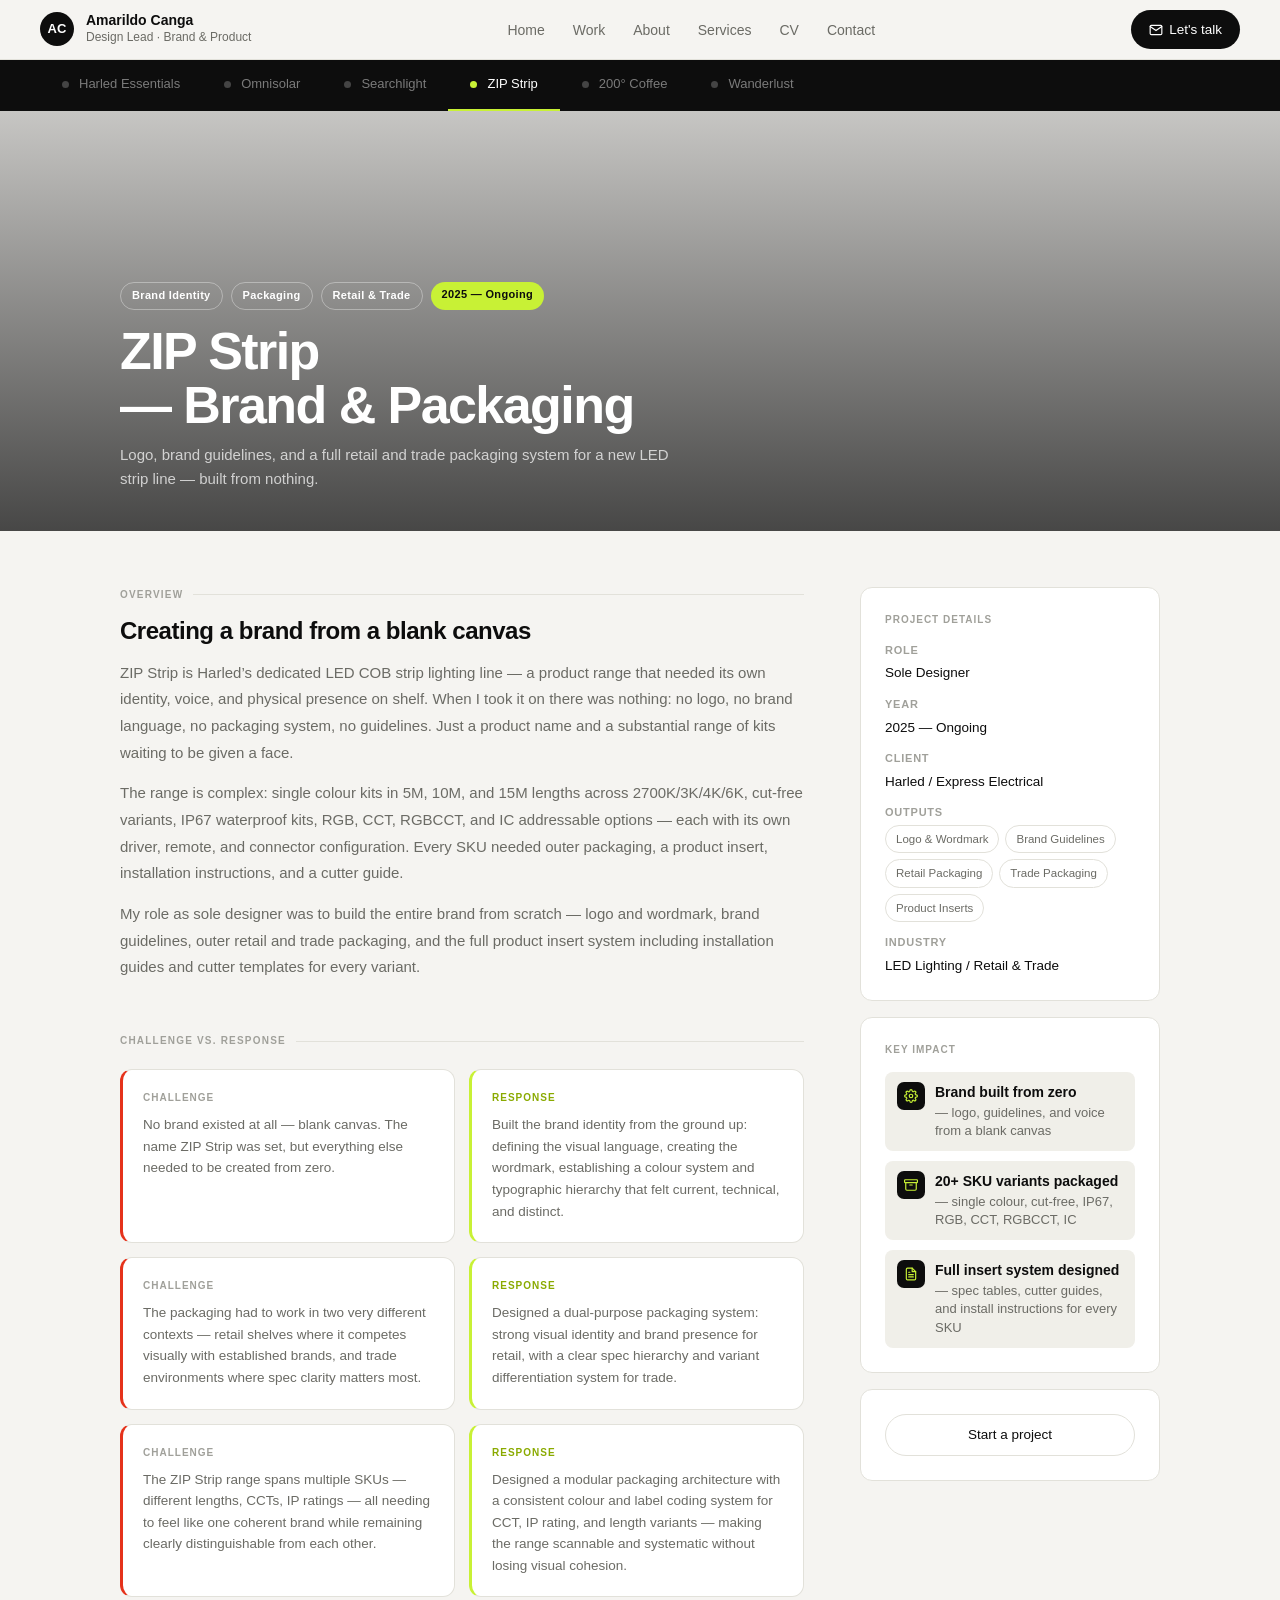
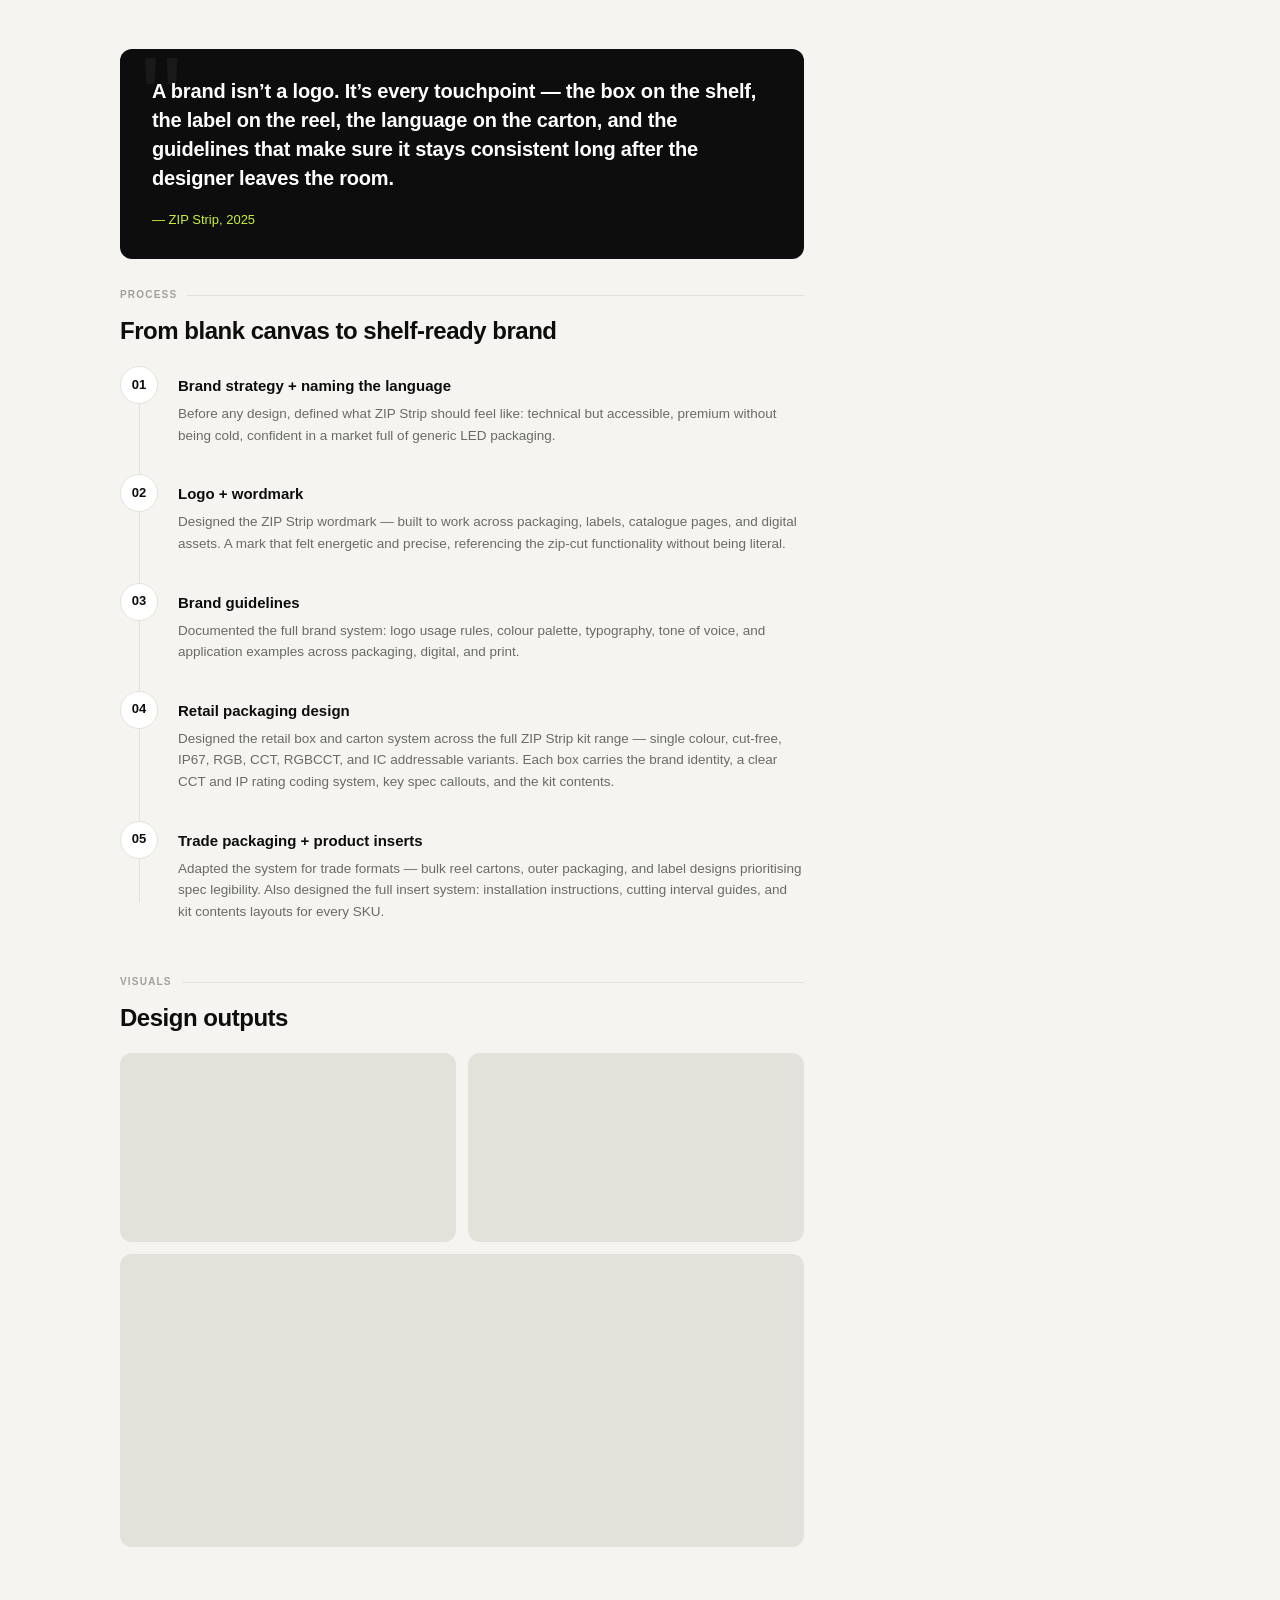
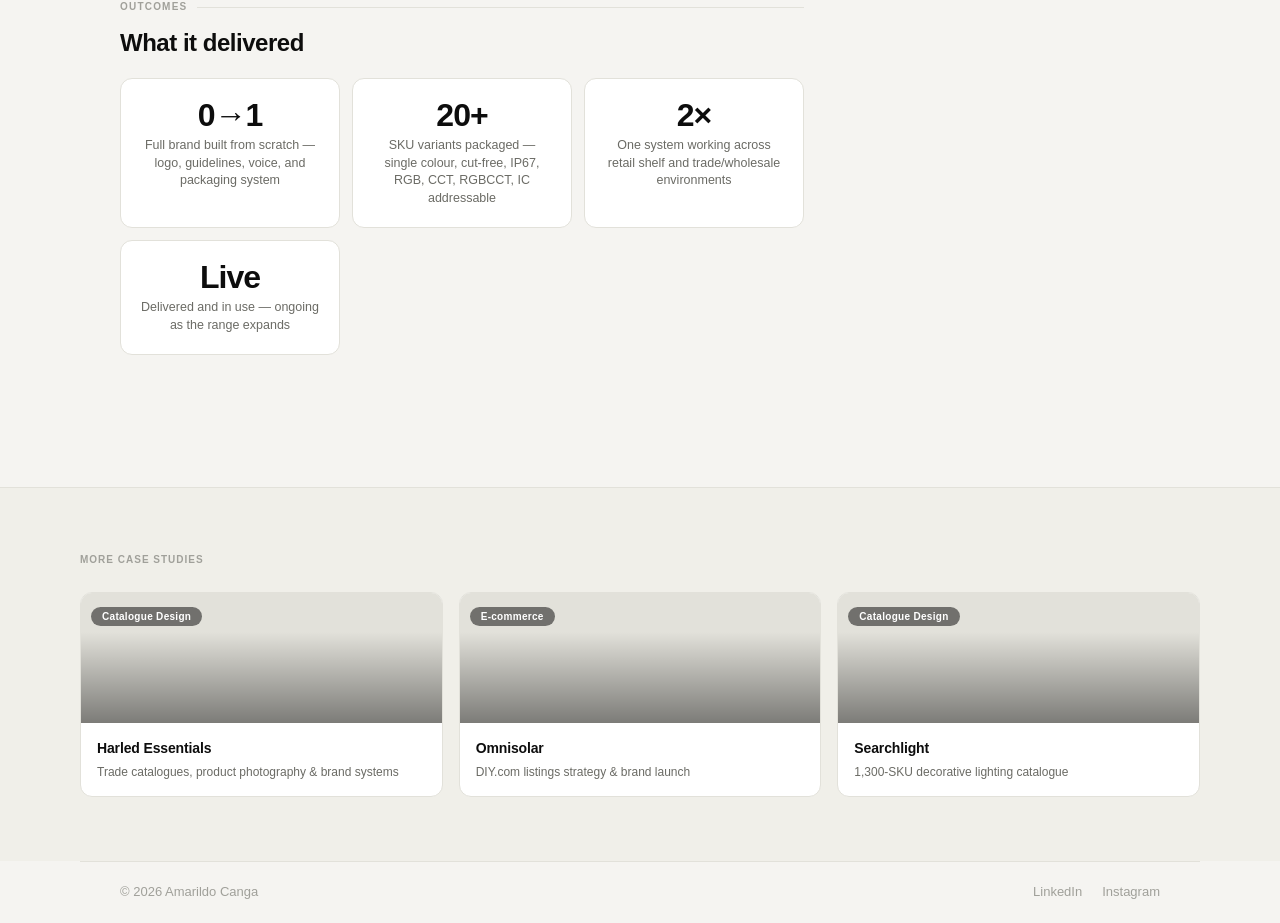
<file: zipstrip.html>
<!DOCTYPE html>
<html lang="en">
<head>
<meta charset="UTF-8">
<meta name="viewport" content="width=device-width, initial-scale=1.0">
<title>ZIP Strip &mdash; Amarildo Canga</title>
<style>
  *, *::before, *::after { box-sizing: border-box; margin: 0; padding: 0; }
  :root {
    --black: #0d0d0d; --white: #ffffff; --off-white: #f5f4f1;
    --gray-100: #f0efe9; --gray-200: #e2e1da; --gray-400: #a0a09a;
    --gray-600: #6b6b65; --gray-800: #2c2c28; --accent: #c8f135;
    --red: #e5321b; --font: 'Helvetica Neue', Helvetica, Arial, sans-serif;
    --radius: 12px; --radius-sm: 8px; --radius-pill: 100px;
  }
  html { scroll-behavior: smooth; }
  body { font-family: var(--font); background: var(--off-white); color: var(--black); font-size: 15px; line-height: 1.6; -webkit-font-smoothing: antialiased; overflow-x: hidden; }

  /* NAV */
  .main-nav { position: sticky; top: 0; z-index: 100; background: rgba(245,244,241,0.95); border-bottom: 1px solid var(--gray-200); padding: 0 40px; height: 60px; display: flex; align-items: center; justify-content: space-between; backdrop-filter: blur(12px); }
  .nav-logo { display: flex; align-items: center; gap: 12px; text-decoration: none; color: var(--black); }
  .nav-avatar { width: 34px; height: 34px; background: var(--black); border-radius: 50%; display: grid; place-items: center; font-weight: 700; font-size: 13px; color: var(--white); flex-shrink: 0; }
  .nav-name { font-weight: 700; font-size: 14px; line-height: 1.2; }
  .nav-title { font-size: 12px; color: var(--gray-600); }
  .nav-links { display: flex; align-items: center; gap: 28px; list-style: none; }
  .nav-links a { text-decoration: none; color: var(--gray-600); font-size: 14px; transition: color 0.2s; }
  .nav-links a:hover { color: var(--black); }
  .btn-pill { display: inline-flex; align-items: center; gap: 6px; background: var(--black); color: var(--white); padding: 9px 18px; border-radius: var(--radius-pill); font-size: 13.5px; font-weight: 500; text-decoration: none; transition: background 0.2s, transform 0.15s; border: none; cursor: pointer; font-family: var(--font); }
  .btn-pill:hover { background: var(--gray-800); transform: translateY(-1px); }
  .btn-pill.outline { background: transparent; color: var(--black); border: 1.5px solid var(--gray-200); }
  .btn-pill.outline:hover { border-color: var(--black); background: transparent; }
  .nav-cta { /* hidden on mobile via media query */ }

  /* BURGER */
  .burger { display: none; flex-direction: column; justify-content: center; gap: 5px; width: 36px; height: 36px; cursor: pointer; background: none; border: none; padding: 4px; flex-shrink: 0; }
  .burger span { display: block; height: 2px; background: var(--black); border-radius: 2px; transition: all 0.3s ease; transform-origin: center; }
  .burger.open span:nth-child(1) { transform: translateY(7px) rotate(45deg); }
  .burger.open span:nth-child(2) { opacity: 0; transform: scaleX(0); }
  .burger.open span:nth-child(3) { transform: translateY(-7px) rotate(-45deg); }

  /* MOBILE MENU */
  .menu-overlay { display: none; position: fixed; inset: 0; background: rgba(0,0,0,0.5); z-index: 200; }
  .menu-overlay.open { display: block; }
  .mobile-menu { position: fixed; top: 0; right: -100%; width: min(320px, 85vw); height: 100vh; background: var(--black); z-index: 201; display: flex; flex-direction: column; padding: 24px; gap: 4px; transition: right 0.3s ease; overflow-y: auto; }
  .mobile-menu.open { right: 0; }
  .mobile-menu-close { align-self: flex-end; background: none; border: none; color: var(--white); font-size: 22px; cursor: pointer; padding: 4px 8px; margin-bottom: 16px; }
  .mobile-menu a { color: rgba(255,255,255,0.7); text-decoration: none; font-size: 16px; font-weight: 400; padding: 12px 0; border-bottom: 1px solid rgba(255,255,255,0.08); transition: color 0.2s; }
  .mobile-menu a:hover, .mobile-menu a.active { color: var(--white); }
  .mobile-menu a:last-child { border-bottom: none; }
  .mobile-cta { margin-top: 20px; background: var(--accent) !important; color: var(--black) !important; border-radius: var(--radius-pill); padding: 12px 20px !important; text-align: center; font-weight: 600 !important; border-bottom: none !important; }


  /* Mobile work submenu */
  .mobile-work-group { display: flex; flex-direction: column; }
  .mobile-work-parent { font-size: 16px; font-weight: 600; padding: 12px 0; border-bottom: 1px solid rgba(255,255,255,0.08); color: rgba(255,255,255,0.7); text-decoration: none; display: block; }
  .mobile-submenu { display: flex; flex-direction: column; padding-left: 16px; border-left: 2px solid var(--accent); margin: 6px 0 10px; gap: 2px; }
  .mobile-submenu a { font-size: 13px; color: rgba(255,255,255,0.5); padding: 5px 0; text-decoration: none; border-bottom: none !important; }
  .mobile-submenu a:hover { color: var(--white); }

  /* CASE SWITCHER TAB BAR */
  .case-switcher { background: var(--black); padding: 0 40px; display: flex; align-items: center; overflow-x: auto; scrollbar-width: none; position: sticky; top: 60px; z-index: 98; }
  .case-switcher::-webkit-scrollbar { display: none; }
  .case-tab { display: flex; align-items: center; gap: 10px; padding: 14px 22px; text-decoration: none; color: rgba(255,255,255,0.45); font-size: 13px; font-weight: 400; border-bottom: 2px solid transparent; transition: color 0.2s, border-color 0.2s; white-space: nowrap; flex-shrink: 0; }
  .case-tab:hover { color: rgba(255,255,255,0.8); }
  .case-tab.active { color: var(--white); border-bottom-color: var(--accent); }
  .case-tab-dot { width: 7px; height: 7px; border-radius: 50%; background: currentColor; opacity: 0.5; flex-shrink: 0; }
  .case-tab.active .case-tab-dot { background: var(--accent); opacity: 1; }

  /* HERO */
  .cs-hero { position: relative; height: 420px; overflow: hidden; display: flex; align-items: flex-end; }
  .cs-hero-bg { position: absolute; inset: 0; width: 100%; height: 100%; background-size: cover; background-position: center; transition: transform 8s ease; }
  .cs-hero:hover .cs-hero-bg { transform: scale(1.03); }
  .cs-hero-overlay { position: absolute; inset: 0; background: linear-gradient(to bottom, rgba(13,13,13,0.2) 0%, rgba(13,13,13,0.75) 100%); }
  .cs-hero-content { position: relative; z-index: 2; padding: 0 40px 40px; width: 100%; max-width: 1120px; margin: 0 auto; }
  .cs-hero-tags { display: flex; gap: 8px; margin-bottom: 14px; flex-wrap: wrap; }
  .chip { font-size: 11px; font-weight: 600; padding: 4px 11px; border-radius: var(--radius-pill); letter-spacing: 0.03em; }
  .chip-dark { background: rgba(0,0,0,0.5); color: var(--white); backdrop-filter: blur(4px); }
  .chip-accent { background: var(--accent); color: var(--black); }
  .chip-outline { border: 1px solid rgba(255,255,255,0.35); color: var(--white); }
  .cs-hero-title { font-size: clamp(30px, 4.5vw, 52px); font-weight: 800; color: var(--white); letter-spacing: -0.03em; line-height: 1.05; margin-bottom: 10px; }
  .cs-hero-sub { color: rgba(255,255,255,0.72); font-size: 15px; font-weight: 300; max-width: 560px; line-height: 1.6; }
  .cs-hero-content > * { animation: fadeUp 0.65s ease both; }
  .cs-hero-content > *:nth-child(1) { animation-delay: 0.1s; }
  .cs-hero-content > *:nth-child(2) { animation-delay: 0.2s; }
  .cs-hero-content > *:nth-child(3) { animation-delay: 0.3s; }
  @keyframes fadeUp { from { opacity: 0; transform: translateY(18px); } to { opacity: 1; transform: translateY(0); } }

  /* BODY LAYOUT */
  .cs-body { max-width: 1120px; margin: 0 auto; padding: 56px 40px 80px; display: grid; grid-template-columns: 1fr 300px; gap: 56px; align-items: start; }
  .cs-sidebar { position: sticky; top: 140px; }
  .sidebar-card { background: var(--white); border: 1px solid var(--gray-200); border-radius: var(--radius); padding: 24px; margin-bottom: 16px; }
  .sidebar-label { font-size: 10px; text-transform: uppercase; letter-spacing: 0.1em; color: var(--gray-400); font-weight: 600; margin-bottom: 14px; }
  .meta-row { display: flex; flex-direction: column; gap: 12px; }
  .meta-item-label { font-size: 11px; text-transform: uppercase; letter-spacing: 0.07em; color: var(--gray-400); font-weight: 600; margin-bottom: 3px; }
  .meta-item-value { font-size: 13.5px; font-weight: 500; color: var(--black); }
  .tag-wrap { display: flex; flex-wrap: wrap; gap: 6px; }
  .tag { padding: 4px 10px; border: 1.5px solid var(--gray-200); border-radius: var(--radius-pill); font-size: 11.5px; color: var(--gray-600); }
  .impact-metric { display: flex; flex-direction: column; gap: 10px; }
  .impact-row { display: flex; align-items: flex-start; gap: 10px; padding: 10px 12px; background: var(--gray-100); border-radius: var(--radius-sm); }
  .impact-icon { width: 28px; height: 28px; background: var(--black); border-radius: 7px; display: grid; place-items: center; flex-shrink: 0; font-size: 13px; color: var(--accent); }
  .impact-text { font-size: 13px; color: var(--gray-600); line-height: 1.45; }
  .impact-text strong { display: block; font-size: 14px; color: var(--black); font-weight: 600; margin-bottom: 1px; }
  .sidebar-cta-stack { display: flex; flex-direction: column; gap: 8px; }
  .sidebar-cta-stack .btn-pill { justify-content: center; }

  /* MAIN CONTENT */
  .section-block { margin-bottom: 52px; }
  .block-label { display: flex; align-items: center; gap: 10px; font-size: 10px; text-transform: uppercase; letter-spacing: 0.12em; color: var(--gray-400); font-weight: 600; margin-bottom: 14px; }
  .block-label::after { content: ''; flex: 1; height: 1px; background: var(--gray-200); }
  .block-title { font-size: 24px; font-weight: 700; letter-spacing: -0.02em; margin-bottom: 14px; line-height: 1.2; }
  .block-body { font-size: 15px; color: var(--gray-600); line-height: 1.78; font-weight: 300; }
  .block-body p + p { margin-top: 14px; }
  .block-body strong { color: var(--black); font-weight: 500; }
  .cr-grid { display: grid; grid-template-columns: 1fr 1fr; gap: 14px; margin-top: 20px; }
  .cr-card { background: var(--white); border: 1px solid var(--gray-200); border-radius: var(--radius); padding: 20px; }
  .cr-card-label { font-size: 10px; text-transform: uppercase; letter-spacing: 0.1em; color: var(--gray-400); font-weight: 600; margin-bottom: 8px; }
  .cr-card.challenge { border-left: 3px solid var(--red); }
  .cr-card.response { border-left: 3px solid var(--accent); }
  .cr-card.response .cr-card-label { color: #8aaa00; }
  .cr-card p { font-size: 13.5px; color: var(--gray-600); line-height: 1.6; }
  .process-steps { display: flex; flex-direction: column; gap: 0; margin-top: 20px; position: relative; }
  .process-steps::before { content: ''; position: absolute; left: 19px; top: 20px; bottom: 20px; width: 1px; background: var(--gray-200); }
  .process-step { display: flex; gap: 20px; padding: 0 0 28px; position: relative; }
  .process-step:last-child { padding-bottom: 0; }
  .step-num { width: 38px; height: 38px; background: var(--white); border: 1.5px solid var(--gray-200); border-radius: 50%; display: grid; place-items: center; font-size: 13px; font-weight: 700; color: var(--black); flex-shrink: 0; z-index: 1; transition: background 0.2s, border-color 0.2s; }
  .process-step:hover .step-num { background: var(--black); color: var(--white); border-color: var(--black); }
  .step-content { padding-top: 8px; }
  .step-title { font-size: 15px; font-weight: 600; margin-bottom: 5px; }
  .step-desc { font-size: 13.5px; color: var(--gray-600); line-height: 1.6; }
  .gallery { display: grid; gap: 12px; margin-top: 20px; }
  .gallery-2 { grid-template-columns: 1fr 1fr; }
  .gallery-item { border-radius: var(--radius); overflow: hidden; }
  .gallery-img { width: 100%; display: block; aspect-ratio: 16/9; background-size: cover; background-position: center; background-color: var(--gray-200); }
  .gallery-caption { font-size: 12px; color: var(--gray-400); margin-top: 7px; font-style: italic; }
  .outcomes-grid { display: grid; grid-template-columns: repeat(3, 1fr); gap: 12px; margin-top: 20px; }
  .outcome-box { background: var(--white); border: 1px solid var(--gray-200); border-radius: var(--radius); padding: 20px; text-align: center; }
  .outcome-num { font-size: 32px; font-weight: 800; color: var(--black); letter-spacing: -0.03em; line-height: 1; margin-bottom: 6px; }
  .outcome-label { font-size: 12.5px; color: var(--gray-600); line-height: 1.4; }
  .highlight-block { background: var(--black); border-radius: var(--radius); padding: 28px 32px; margin: 28px 0; position: relative; overflow: hidden; }
  .highlight-block::before { content: '"'; position: absolute; top: -10px; left: 20px; font-size: 120px; color: rgba(255,255,255,0.05); line-height: 1; }
  .highlight-block p { font-size: 20px; font-weight: 600; color: var(--white); line-height: 1.45; letter-spacing: -0.01em; position: relative; z-index: 1; margin-bottom: 14px; }
  .highlight-block .accent-line { font-size: 13px; color: var(--accent); font-weight: 500; position: relative; z-index: 1; }

  /* NEXT PROJECTS */
  .next-section { background: var(--gray-100); border-top: 1px solid var(--gray-200); padding: 64px 40px; }
  .next-inner { max-width: 1120px; margin: 0 auto; }
  .next-label { font-size: 10px; text-transform: uppercase; letter-spacing: 0.1em; color: var(--gray-400); font-weight: 600; margin-bottom: 24px; }
  .next-grid { display: grid; grid-template-columns: repeat(3, 1fr); gap: 16px; }
  .next-card { background: var(--white); border: 1px solid var(--gray-200); border-radius: var(--radius); overflow: hidden; text-decoration: none; color: var(--black); transition: transform 0.25s, box-shadow 0.25s; display: block; }
  .next-card:hover { transform: translateY(-3px); box-shadow: 0 10px 32px rgba(0,0,0,0.09); }
  .next-card-img { height: 130px; position: relative; overflow: hidden; background-size: cover; background-position: center; background-color: var(--gray-200); }
  .next-card-overlay { position: absolute; inset: 0; background: linear-gradient(to bottom, transparent 30%, rgba(0,0,0,0.45) 100%); }
  .next-card-chip { position: absolute; top: 10px; left: 10px; }
  .next-card-body { padding: 14px 16px 16px; }
  .next-card-title { font-size: 14px; font-weight: 700; margin-bottom: 4px; letter-spacing: -0.01em; }
  .next-card-sub { font-size: 12px; color: var(--gray-600); line-height: 1.4; }

  /* FOOTER */
  footer { border-top: 1px solid var(--gray-200); padding: 20px 40px; max-width: 1120px; margin: 0 auto; display: flex; justify-content: space-between; align-items: center; }
  .footer-copy { font-size: 13px; color: var(--gray-400); }
  .footer-links { display: flex; gap: 20px; }
  .footer-links a { font-size: 13px; color: var(--gray-400); text-decoration: none; transition: color 0.2s; }
  .footer-links a:hover { color: var(--black); }

  /* REVEAL */
  .reveal { opacity: 0; transform: translateY(14px); transition: opacity 0.55s ease, transform 0.55s ease; }
  .reveal.visible { opacity: 1; transform: none; }

  /* RESPONSIVE */
  @media (max-width: 900px) {
    .main-nav { padding: 0 20px; }
    .case-switcher { padding: 0 12px; }
    .cs-hero { height: 300px; }
    .cs-hero-content { padding: 0 20px 28px; }
    .cs-body { grid-template-columns: 1fr; padding: 36px 20px 60px; gap: 36px; }
    .cs-sidebar { position: static; }
    .cr-grid { grid-template-columns: 1fr; }
    .gallery-2 { grid-template-columns: 1fr; }
    .outcomes-grid { grid-template-columns: 1fr 1fr; }
    .next-grid { grid-template-columns: 1fr 1fr; }
    .next-section { padding: 48px 20px; }
    footer { padding: 20px; flex-direction: column; gap: 12px; }
  }
  @media (max-width: 640px) {
    .nav-links { display: none; }
    .nav-cta { display: none !important; }
    .burger { display: flex !important; }
  }
  @media (max-width: 480px) {
    .cs-hero { height: 260px; }
    .cs-hero-content { padding: 0 16px 24px; }
    .cs-hero-title { font-size: 24px; }
    .cs-hero-sub { font-size: 13px; }
    .cs-body { padding: 28px 16px 60px; }
    .case-switcher { padding: 0 4px; }
    .case-tab { padding: 12px 12px; font-size: 11px; }
    .outcomes-grid { grid-template-columns: 1fr; }
    .next-grid { grid-template-columns: 1fr; }
    .sidebar-card { padding: 16px; }
    .cr-grid { grid-template-columns: 1fr; }
  }
</style>
</head>
<body>
<div class="menu-overlay" id="menuOverlay"></div>
<div class="mobile-menu" id="mobileMenu">
  <button class="mobile-menu-close" id="menuClose">&#x2715;</button>
  <a href="/">Home</a>
  <div class="mobile-work-group">
    <a href="/work" class="mobile-work-parent">Work</a>
    <div class="mobile-submenu">
      <a href="/harled">Harled Essentials</a>
      <a href="/omnisolar">Omnisolar</a>
      <a href="/searchlight">Searchlight</a>
      <a href="/zipstrip">ZIP Strip</a>
      <a href="/coffee">200&#xB0; Coffee</a>
      <a href="/wanderlust">Wanderlust</a>
    </div>
  </div>
  <a href="/about">About</a>
  <a href="/services">Services</a>
  <a href="/cv">CV</a>
  <a href="/contact">Contact</a>
  <a href="/contact" class="mobile-cta">Let&#x2019;s talk</a>
</div>
<nav class="main-nav">
  <a href="/" class="nav-logo">
    <div class="nav-avatar">AC</div>
    <div><div class="nav-name">Amarildo Canga</div><div class="nav-title">Design Lead &middot; Brand &amp; Product</div></div>
  </a>
    <ul class="nav-links">
    <li><a href="/">Home</a></li>
    <li><a href="/work">Work</a></li>
    <li><a href="/about">About</a></li>
    <li><a href="/services">Services</a></li>
    <li><a href="/cv">CV</a></li>
    <li><a href="/contact">Contact</a></li>
  </ul>
  <a href="/contact" class="btn-pill nav-cta"><svg width="14" height="14" viewBox="0 0 24 24" fill="none" stroke="currentColor" stroke-width="2" stroke-linecap="round" stroke-linejoin="round"><path d="M4 4h16c1.1 0 2 .9 2 2v12c0 1.1-.9 2-2 2H4c-1.1 0-2-.9-2-2V6c0-1.1.9-2 2-2z"/><polyline points="22,6 12,13 2,6"/></svg> Let's talk </a>
  <button class="burger" id="burger" aria-label="Menu"><span></span><span></span><span></span></button>
</nav>
<div class="case-switcher">
  <a href="/harled" class="case-tab"><span class="case-tab-dot"></span>Harled Essentials</a>
  <a href="/omnisolar" class="case-tab"><span class="case-tab-dot"></span>Omnisolar</a>
  <a href="/searchlight" class="case-tab"><span class="case-tab-dot"></span>Searchlight</a>
  <a href="/zipstrip" class="case-tab active"><span class="case-tab-dot"></span>ZIP Strip</a>
  <a href="/coffee" class="case-tab"><span class="case-tab-dot"></span>200° Coffee</a>
  <a href="/wanderlust" class="case-tab"><span class="case-tab-dot"></span>Wanderlust</a>
</div>
<div class="cs-hero">
  <div class="cs-hero-bg" style="background-image:url('https://res.cloudinary.com/dylkbwins/image/upload//ZIP_Strip_hero.jpg');"></div>
  <div class="cs-hero-overlay"></div>
  <div class="cs-hero-content">
    <div class="cs-hero-tags">
      <span class="chip chip-outline">Brand Identity</span>
      <span class="chip chip-outline">Packaging</span>
      <span class="chip chip-outline">Retail &amp; Trade</span>
      <span class="chip chip-accent">2025 &mdash; Ongoing</span>
    </div>
    <h1 class="cs-hero-title">ZIP Strip<br>&mdash; Brand &amp; Packaging</h1>
    <p class="cs-hero-sub">Logo, brand guidelines, and a full retail and trade packaging system for a new LED strip line &mdash; built from nothing.</p>
  </div>
</div>
<div class="cs-body">
  <main class="cs-main">
    <div class="section-block reveal">
      <div class="block-label">Overview</div>
      <h2 class="block-title">Creating a brand from a blank canvas</h2>
      <div class="block-body">
        <p>ZIP Strip is Harled&rsquo;s dedicated LED COB strip lighting line &mdash; a product range that needed its own identity, voice, and physical presence on shelf. When I took it on there was nothing: no logo, no brand language, no packaging system, no guidelines. Just a product name and a substantial range of kits waiting to be given a face.</p>
        <p>The range is complex: single colour kits in 5M, 10M, and 15M lengths across 2700K/3K/4K/6K, cut-free variants, IP67 waterproof kits, RGB, CCT, RGBCCT, and IC addressable options &mdash; each with its own driver, remote, and connector configuration. Every SKU needed outer packaging, a product insert, installation instructions, and a cutter guide.</p>
        <p>My role as sole designer was to build the entire brand from scratch &mdash; logo and wordmark, brand guidelines, outer retail and trade packaging, and the full product insert system including installation guides and cutter templates for every variant.</p>
      </div>
    </div>
    <div class="section-block reveal">
      <div class="block-label">Challenge vs. Response</div>
      <div class="cr-grid">
        <div class="cr-card challenge"><div class="cr-card-label">Challenge</div><p>No brand existed at all &mdash; blank canvas. The name ZIP Strip was set, but everything else needed to be created from zero.</p></div>
        <div class="cr-card response"><div class="cr-card-label">Response</div><p>Built the brand identity from the ground up: defining the visual language, creating the wordmark, establishing a colour system and typographic hierarchy that felt current, technical, and distinct.</p></div>
        <div class="cr-card challenge"><div class="cr-card-label">Challenge</div><p>The packaging had to work in two very different contexts &mdash; retail shelves where it competes visually with established brands, and trade environments where spec clarity matters most.</p></div>
        <div class="cr-card response"><div class="cr-card-label">Response</div><p>Designed a dual-purpose packaging system: strong visual identity and brand presence for retail, with a clear spec hierarchy and variant differentiation system for trade.</p></div>
        <div class="cr-card challenge"><div class="cr-card-label">Challenge</div><p>The ZIP Strip range spans multiple SKUs &mdash; different lengths, CCTs, IP ratings &mdash; all needing to feel like one coherent brand while remaining clearly distinguishable from each other.</p></div>
        <div class="cr-card response"><div class="cr-card-label">Response</div><p>Designed a modular packaging architecture with a consistent colour and label coding system for CCT, IP rating, and length variants &mdash; making the range scannable and systematic without losing visual cohesion.</p></div>
        
        
      </div>
    </div>
    <div class="highlight-block reveal">
      <p>A brand isn&rsquo;t a logo. It&rsquo;s every touchpoint &mdash; the box on the shelf, the label on the reel, the language on the carton, and the guidelines that make sure it stays consistent long after the designer leaves the room.</p>
      <span class="accent-line">&mdash; ZIP Strip, 2025</span>
    </div>
    <div class="section-block reveal">
      <div class="block-label">Process</div>
      <h2 class="block-title">From blank canvas to shelf-ready brand</h2>
      <div class="process-steps">
        <div class="process-step"><div class="step-num">01</div><div class="step-content"><div class="step-title">Brand strategy + naming the language</div><div class="step-desc">Before any design, defined what ZIP Strip should feel like: technical but accessible, premium without being cold, confident in a market full of generic LED packaging.</div></div></div>
        <div class="process-step"><div class="step-num">02</div><div class="step-content"><div class="step-title">Logo + wordmark</div><div class="step-desc">Designed the ZIP Strip wordmark &mdash; built to work across packaging, labels, catalogue pages, and digital assets. A mark that felt energetic and precise, referencing the zip-cut functionality without being literal.</div></div></div>
        <div class="process-step"><div class="step-num">03</div><div class="step-content"><div class="step-title">Brand guidelines</div><div class="step-desc">Documented the full brand system: logo usage rules, colour palette, typography, tone of voice, and application examples across packaging, digital, and print.</div></div></div>
        <div class="process-step"><div class="step-num">04</div><div class="step-content"><div class="step-title">Retail packaging design</div><div class="step-desc">Designed the retail box and carton system across the full ZIP Strip kit range &mdash; single colour, cut-free, IP67, RGB, CCT, RGBCCT, and IC addressable variants. Each box carries the brand identity, a clear CCT and IP rating coding system, key spec callouts, and the kit contents.</div></div></div>
        <div class="process-step"><div class="step-num">05</div><div class="step-content"><div class="step-title">Trade packaging + product inserts</div><div class="step-desc">Adapted the system for trade formats &mdash; bulk reel cartons, outer packaging, and label designs prioritising spec legibility. Also designed the full insert system: installation instructions, cutting interval guides, and kit contents layouts for every SKU.</div></div></div>
      </div>
    </div>
    <div class="section-block reveal">
      <div class="block-label">Visuals</div>
      <h2 class="block-title">Design outputs</h2>
      <div class="gallery gallery-2">
        <div class="gallery-item"><div class="gallery-img" style="background-image:url('https://res.cloudinary.com/dylkbwins/image/upload//ZIP_Strip_hero.jpg');"></div></div>
        <div class="gallery-item"><div class="gallery-img" style="background-image:url('https://res.cloudinary.com/dylkbwins/image/upload//ZIP_Strip.jpg');"></div></div>
      </div>
      <div class="gallery" style="margin-top:12px;">
        <div class="gallery-item"><div class="gallery-img" style="aspect-ratio:21/9;background-image:url('https://res.cloudinary.com/dylkbwins/image/upload//ZIP_Strip.jpg');"></div></div>
      </div>
    </div>
    <div class="section-block reveal">
      <div class="block-label">Outcomes</div>
      <h2 class="block-title">What it delivered</h2>
      <div class="outcomes-grid">
        <div class="outcome-box"><div class="outcome-num">0&rarr;1</div><div class="outcome-label">Full brand built from scratch &mdash; logo, guidelines, voice, and packaging system</div></div>
        <div class="outcome-box"><div class="outcome-num">20+</div><div class="outcome-label">SKU variants packaged &mdash; single colour, cut-free, IP67, RGB, CCT, RGBCCT, IC addressable</div></div>
        <div class="outcome-box"><div class="outcome-num">2&times;</div><div class="outcome-label">One system working across retail shelf and trade/wholesale environments</div></div>
        <div class="outcome-box"><div class="outcome-num">Live</div><div class="outcome-label">Delivered and in use &mdash; ongoing as the range expands</div></div>
      </div>
    </div>
  </main>
  <aside class="cs-sidebar">
    <div class="sidebar-card reveal">
      <div class="sidebar-label">Project Details</div>
      <div class="meta-row">
        <div class="meta-item"><div class="meta-item-label">Role</div><div class="meta-item-value">Sole Designer</div></div>
        <div class="meta-item"><div class="meta-item-label">Year</div><div class="meta-item-value">2025 &mdash; Ongoing</div></div>
        <div class="meta-item"><div class="meta-item-label">Client</div><div class="meta-item-value">Harled / Express Electrical</div></div>
        <div class="meta-item"><div class="meta-item-label">outputs</div><div class="tag-wrap"><span class="tag">Logo &amp; Wordmark</span><span class="tag">Brand Guidelines</span><span class="tag">Retail Packaging</span><span class="tag">Trade Packaging</span><span class="tag">Product Inserts</span></div></div>
        <div class="meta-item"><div class="meta-item-label">Industry</div><div class="meta-item-value">LED Lighting / Retail &amp; Trade</div></div>
      </div>
    </div>
    <div class="sidebar-card reveal">
      <div class="sidebar-label">Key Impact</div>
      <div class="impact-metric">
        <div class="impact-row"><div class="impact-icon"><svg width="14" height="14" viewBox="0 0 24 24" fill="none" stroke="currentColor" stroke-width="2" stroke-linecap="round" stroke-linejoin="round"><circle cx="12" cy="12" r="3"/><path d="M19.4 15a1.65 1.65 0 00.33 1.82l.06.06a2 2 0 010 2.83 2 2 0 01-2.83 0l-.06-.06a1.65 1.65 0 00-1.82-.33 1.65 1.65 0 00-1 1.51V21a2 2 0 01-4 0v-.09A1.65 1.65 0 009 19.4a1.65 1.65 0 00-1.82.33l-.06.06a2 2 0 01-2.83-2.83l.06-.06A1.65 1.65 0 004.68 15a1.65 1.65 0 00-1.51-1H3a2 2 0 010-4h.09A1.65 1.65 0 004.6 9a1.65 1.65 0 00-.33-1.82l-.06-.06a2 2 0 012.83-2.83l.06.06A1.65 1.65 0 009 4.68a1.65 1.65 0 001-1.51V3a2 2 0 014 0v.09a1.65 1.65 0 001 1.51 1.65 1.65 0 001.82-.33l.06-.06a2 2 0 012.83 2.83l-.06.06A1.65 1.65 0 0019.4 9a1.65 1.65 0 001.51 1H21a2 2 0 010 4h-.09a1.65 1.65 0 00-1.51 1z"/></svg></div><div class="impact-text"><strong>Brand built from zero</strong> &mdash; logo, guidelines, and voice from a blank canvas</div></div>
        <div class="impact-row"><div class="impact-icon"><svg width="14" height="14" viewBox="0 0 24 24" fill="none" stroke="currentColor" stroke-width="2" stroke-linecap="round" stroke-linejoin="round"><path d="M21 8V19a2 2 0 01-2 2H5a2 2 0 01-2-2V8"/><rect x="1" y="3" width="22" height="5" rx="1"/><path d="M10 12h4"/></svg></div><div class="impact-text"><strong>20+ SKU variants packaged</strong> &mdash; single colour, cut-free, IP67, RGB, CCT, RGBCCT, IC</div></div>
        <div class="impact-row"><div class="impact-icon"><svg width="14" height="14" viewBox="0 0 24 24" fill="none" stroke="currentColor" stroke-width="2" stroke-linecap="round" stroke-linejoin="round"><path d="M14 2H6a2 2 0 00-2 2v16a2 2 0 002 2h12a2 2 0 002-2V8z"/><polyline points="14 2 14 8 20 8"/><line x1="16" y1="13" x2="8" y2="13"/><line x1="16" y1="17" x2="8" y2="17"/><polyline points="10 9 9 9 8 9"/></svg></div><div class="impact-text"><strong>Full insert system designed</strong> &mdash; spec tables, cutter guides, and install instructions for every SKU</div></div>
      </div>
    </div>
    <div class="sidebar-card reveal">
      <div class="sidebar-cta-stack"><a href="/contact" class="btn-pill outline">Start a project</a></div>
    </div>
  </aside>
</div>
<div class="next-section">
  <div class="next-inner">
    <div class="next-label">More case studies</div>
    <div class="next-grid">
    <a href="/harled" class="next-card">
      <div class="next-card-img" style="background-image:url('https://res.cloudinary.com/dylkbwins/image/upload//Harled_Essentials_card.jpg');">
        <div class="next-card-overlay"></div>
        <div class="next-card-chip"><span class="chip chip-dark" style="font-size:10px;">Catalogue Design</span></div>
      </div>
      <div class="next-card-body">
        <div class="next-card-title">Harled Essentials</div>
        <div class="next-card-sub">Trade catalogues, product photography & brand systems</div>
      </div>
    </a>
    <a href="/omnisolar" class="next-card">
      <div class="next-card-img" style="background-image:url('https://res.cloudinary.com/dylkbwins/image/upload//Omnisolar_card.jpg');">
        <div class="next-card-overlay"></div>
        <div class="next-card-chip"><span class="chip chip-dark" style="font-size:10px;">E-commerce</span></div>
      </div>
      <div class="next-card-body">
        <div class="next-card-title">Omnisolar</div>
        <div class="next-card-sub">DIY.com listings strategy & brand launch</div>
      </div>
    </a>
    <a href="/searchlight" class="next-card">
      <div class="next-card-img" style="background-image:url('https://res.cloudinary.com/dylkbwins/image/upload//Searchlight_card.jpg');">
        <div class="next-card-overlay"></div>
        <div class="next-card-chip"><span class="chip chip-dark" style="font-size:10px;">Catalogue Design</span></div>
      </div>
      <div class="next-card-body">
        <div class="next-card-title">Searchlight</div>
        <div class="next-card-sub">1,300-SKU decorative lighting catalogue</div>
      </div>
    </a>
    </div>
  </div>
</div>
<footer>
  <div style="display:flex;justify-content:space-between;align-items:center;width:100%;">
    <span class="footer-copy">&copy; 2026 Amarildo Canga</span>
    <div class="footer-links">
      <a href="https://uk.linkedin.com/in/amarildo-canga-2a92a843" target="_blank">LinkedIn</a>
      <a href="https://www.instagram.com/amarildo.design/" target="_blank">Instagram</a>
    </div>
  </div>
</footer>
<script>
window.addEventListener('DOMContentLoaded', function() {
  var obs = new IntersectionObserver(function(entries) {
    entries.forEach(function(e) {
      if (e.isIntersecting) { e.target.classList.add('visible'); obs.unobserve(e.target); }
    });
  }, { threshold: 0.08 });
  document.querySelectorAll('.reveal').forEach(function(el) { obs.observe(el); });

  (function() {
  var burger = document.getElementById('burger');
  var menu = document.getElementById('mobileMenu');
  var overlay = document.getElementById('menuOverlay');
  var closeBtn = document.getElementById('menuClose');
  function openMenu() { menu.classList.add('open'); overlay.classList.add('open'); burger.classList.add('open'); document.body.style.overflow = 'hidden'; }
  function closeMenu() { menu.classList.remove('open'); overlay.classList.remove('open'); burger.classList.remove('open'); document.body.style.overflow = ''; }
  if (burger) burger.addEventListener('click', openMenu);
  if (closeBtn) closeBtn.addEventListener('click', closeMenu);
  if (overlay) overlay.addEventListener('click', closeMenu);
})();
});
</script>
</body>
</html>
</file>
<file: style.css>
/* ── RESET & BASE ── */
*, *::before, *::after { box-sizing: border-box; margin: 0; padding: 0; }

:root {
  --black: #0d0d0d;
  --white: #ffffff;
  --off-white: #f5f4f1;
  --gray-100: #f0efe9;
  --gray-200: #e2e1da;
  --gray-400: #a0a09a;
  --gray-600: #6b6b65;
  --gray-800: #2c2c28;
  --accent: #c8f135;
  --red: #e5321b;
  --font: 'Helvetica Neue', Helvetica, Arial, sans-serif;
  --radius: 12px;
  --radius-sm: 8px;
  --radius-pill: 100px;
  --max-w: 1120px;
  --nav-h: 60px;
}

html { scroll-behavior: smooth; }

body {
  font-family: var(--font);
  background: var(--off-white);
  color: var(--black);
  font-size: 15px;
  line-height: 1.6;
  -webkit-font-smoothing: antialiased;
  overflow-x: hidden;
}

/* ── TYPOGRAPHY ── */
h1, h2, h3, h4 { font-family: var(--font); }

/* ── NAV ── */
nav {
  position: sticky;
  top: 0;
  z-index: 100;
  background: rgba(245,244,241,0.93);
  border-bottom: 1px solid var(--gray-200);
  padding: 0 40px;
  height: var(--nav-h);
  display: flex;
  align-items: center;
  justify-content: space-between;
  backdrop-filter: blur(14px);
}

.nav-logo {
  display: flex;
  align-items: center;
  gap: 12px;
  text-decoration: none;
  color: var(--black);
}

.nav-avatar {
  width: 34px; height: 34px;
  background: var(--black);
  border-radius: 50%;
  display: grid; place-items: center;
  font-weight: 700;
  font-size: 13px;
  color: var(--white);
  flex-shrink: 0;
  letter-spacing: 0.02em;
}

.nav-name { font-weight: 700; font-size: 14px; line-height: 1.2; }
.nav-title { font-size: 12px; color: var(--gray-600); font-weight: 400; }

.nav-links {
  display: flex;
  align-items: center;
  gap: 28px;
  list-style: none;
}

.nav-links a {
  text-decoration: none;
  color: var(--gray-600);
  font-size: 14px;
  font-weight: 400;
  transition: color 0.2s;
  position: relative;
  padding-bottom: 2px;
}

.nav-links a:hover { color: var(--black); }

.nav-links a.active {
  color: var(--black);
  font-weight: 600;
}

.nav-links a.active::after {
  content: '';
  position: absolute;
  bottom: -2px;
  left: 0; right: 0;
  height: 2px;
  background: var(--black);
  border-radius: 2px;
}

/* ── BUTTONS ── */
.btn-pill {
  display: inline-flex;
  align-items: center;
  gap: 6px;
  background: var(--black);
  color: var(--white);
  padding: 9px 18px;
  border-radius: var(--radius-pill);
  font-size: 13.5px;
  font-weight: 500;
  text-decoration: none;
  transition: background 0.2s, transform 0.15s;
  border: none;
  cursor: pointer;
  font-family: var(--font);
  white-space: nowrap;
}

.btn-pill:hover { background: var(--gray-800); transform: translateY(-1px); }

.btn-pill.outline {
  background: transparent;
  color: var(--black);
  border: 1.5px solid var(--gray-200);
}

.btn-pill.outline:hover { border-color: var(--black); background: transparent; transform: translateY(-1px); }

.btn-pill.accent {
  background: var(--accent);
  color: var(--black);
}

.btn-pill.accent:hover { background: #b8e020; }

/* ── TAGS ── */
.tag {
  padding: 5px 12px;
  border: 1.5px solid var(--gray-200);
  border-radius: var(--radius-pill);
  font-size: 12.5px;
  color: var(--gray-600);
  background: transparent;
}

.chip {
  font-size: 11px;
  font-weight: 600;
  padding: 4px 11px;
  border-radius: var(--radius-pill);
  letter-spacing: 0.03em;
}

.chip-dark { background: rgba(0,0,0,0.55); color: var(--white); }
.chip-accent { background: var(--accent); color: var(--black); }
.chip-red { background: var(--red); color: var(--white); }
.chip-outline { border: 1px solid rgba(255,255,255,0.35); color: var(--white); }
.chip-light { background: var(--gray-100); color: var(--gray-600); border: 1px solid var(--gray-200); }

/* ── SECTION LABELS ── */
.section-label {
  font-size: 11px;
  text-transform: uppercase;
  letter-spacing: 0.1em;
  color: var(--gray-400);
  font-weight: 600;
  margin-bottom: 6px;
}

.section-title {
  font-size: clamp(26px, 3vw, 36px);
  font-weight: 800;
  letter-spacing: -0.025em;
  margin-bottom: 8px;
  line-height: 1.1;
}

.section-sub {
  color: var(--gray-600);
  font-size: 14.5px;
  font-weight: 400;
  max-width: 480px;
  margin-bottom: 32px;
  line-height: 1.65;
}

/* ── PAGE WRAPPER ── */
.page-wrap {
  max-width: var(--max-w);
  margin: 0 auto;
  padding: 64px 40px 80px;
}

/* ── DIVIDER ── */
.divider {
  border: none;
  border-top: 1px solid var(--gray-200);
  margin: 48px 0;
}

/* ── FOOTER ── */
footer {
  border-top: 1px solid var(--gray-200);
  padding: 22px 40px;
  display: flex;
  justify-content: space-between;
  align-items: center;
  max-width: 100%;
}

.footer-inner {
  max-width: var(--max-w);
  margin: 0 auto;
  width: 100%;
  display: flex;
  justify-content: space-between;
  align-items: center;
}

.footer-copy { font-size: 13px; color: var(--gray-400); }

.footer-links { display: flex; gap: 20px; }

.footer-links a {
  font-size: 13px;
  color: var(--gray-400);
  text-decoration: none;
  transition: color 0.2s;
}

.footer-links a:hover { color: var(--black); }

/* ── ANIMATIONS ── */
@keyframes fadeUp {
  from { opacity: 0; transform: translateY(18px); }
  to   { opacity: 1; transform: translateY(0); }
}

.fade-up {
  animation: fadeUp 0.6s ease both;
}

.reveal {
  opacity: 0;
  transform: translateY(14px);
  transition: opacity 0.55s ease, transform 0.55s ease;
}

.reveal.visible {
  opacity: 1;
  transform: none;
}

/* ── CARDS ── */
.card-base {
  background: var(--white);
  border: 1px solid var(--gray-200);
  border-radius: var(--radius);
  overflow: hidden;
  transition: transform 0.25s, box-shadow 0.25s;
}

.card-base:hover {
  transform: translateY(-3px);
  box-shadow: 0 12px 40px rgba(0,0,0,0.09);
}

/* ── PLACEHOLDER IMAGES ── */







.img-note {
  display: flex;
  align-items: center;
  justify-content: center;
  font-size: 11px;
  color: rgba(255,255,255,0.3);
  font-style: italic;
  height: 100%;
  padding: 16px;
  text-align: center;
}

/* ── BURGER MENU ── */
.burger {
  display: none;
  flex-direction: column;
  justify-content: center;
  gap: 5px;
  width: 36px;
  height: 36px;
  cursor: pointer;
  background: none;
  border: none;
  padding: 4px;
  flex-shrink: 0;
}
.burger span {
  display: block;
  height: 2px;
  background: var(--black);
  border-radius: 2px;
  transition: all 0.3s ease;
  transform-origin: center;
}
.burger.open span:nth-child(1) { transform: translateY(7px) rotate(45deg); }
.burger.open span:nth-child(2) { opacity: 0; transform: scaleX(0); }
.burger.open span:nth-child(3) { transform: translateY(-7px) rotate(-45deg); }

/* Slide-in panel */
.mobile-menu {
  position: fixed;
  top: 0;
  right: -100%;
  width: min(320px, 85vw);
  height: 100dvh;
  background: var(--black);
  z-index: 200;
  display: flex;
  flex-direction: column;
  padding: 80px 32px 40px;
  gap: 8px;
  transition: right 0.35s cubic-bezier(0.4, 0, 0.2, 1);
  overflow-y: auto;
}
.mobile-menu.open { right: 0; }

.mobile-menu a {
  text-decoration: none;
  color: rgba(255,255,255,0.6);
  font-size: 22px;
  font-weight: 700;
  letter-spacing: -0.02em;
  padding: 12px 0;
  border-bottom: 1px solid rgba(255,255,255,0.08);
  transition: color 0.2s;
}
.mobile-menu a:hover,
.mobile-menu a.active { color: var(--white); }
.mobile-menu a:last-child { border-bottom: none; }

.mobile-menu .mobile-cta {
  margin-top: 24px;
  background: var(--accent);
  color: var(--black) !important;
  border-radius: var(--radius-pill);
  padding: 14px 24px !important;
  font-size: 15px !important;
  text-align: center;
  border-bottom: none !important;
}

/* Overlay behind panel */
.menu-overlay {
  display: none;
  position: fixed;
  inset: 0;
  background: rgba(0,0,0,0.5);
  z-index: 199;
  backdrop-filter: blur(2px);
}
.menu-overlay.open { display: block; }

/* Close button inside panel */
.mobile-menu-close {
  position: absolute;
  top: 20px;
  right: 20px;
  width: 36px;
  height: 36px;
  background: rgba(255,255,255,0.1);
  border: none;
  border-radius: 50%;
  color: white;
  font-size: 18px;
  cursor: pointer;
  display: grid;
  place-items: center;
  line-height: 1;
}

/* ── RESPONSIVE ── */
@media (max-width: 900px) {
  nav { padding: 0 20px; }
  .nav-links { gap: 16px; }
  .page-wrap { padding: 40px 20px 60px; }
  footer { padding: 20px; }
  .footer-inner { flex-direction: column; gap: 12px; text-align: center; }
}

@media (max-width: 640px) {
  .nav-links { display: none; }
  .btn-pill.nav-cta { display: none; }
  .burger { display: flex; }
}
.ph-200-1{background-image:url("https://res.cloudinary.com/dylkbwins/image/upload//200_Coffee_hero.jpg");background-size:cover;background-position:center;}
.ph-200-2{background-image:url("https://res.cloudinary.com/dylkbwins/image/upload//200_Coffee.jpg");background-size:cover;background-position:center;}
.ph-200-3{background-image:url("https://res.cloudinary.com/dylkbwins/image/upload//200_Coffee.jpg");background-size:cover;background-position:center;}
.ph-halo-1{background-image:url("https://res.cloudinary.com/dylkbwins/image/upload//ZIP_Strip_hero.jpg");background-size:cover;background-position:center;}
.ph-halo-2{background-image:url("https://res.cloudinary.com/dylkbwins/image/upload//ZIP_Strip.jpg");background-size:cover;background-position:center;}
.ph-halo-3{background-image:url("https://res.cloudinary.com/dylkbwins/image/upload//ZIP_Strip.jpg");background-size:cover;background-position:center;}
.ph-wander-1{background-image:url("https://res.cloudinary.com/dylkbwins/image/upload//Wanderlust_hero.jpg");background-size:cover;background-position:center;}
.ph-wander-2{background-image:url("https://res.cloudinary.com/dylkbwins/image/upload//Wanderlust.jpg");background-size:cover;background-position:center;}
.ph-wander-3{background-image:url("https://res.cloudinary.com/dylkbwins/image/upload//Wanderlust.jpg");background-size:cover;background-position:center;}
.ph-led-1{background-image:url("https://res.cloudinary.com/dylkbwins/image/upload//Harled_Essentials_hero.jpg");background-size:cover;background-position:center;}
.ph-led-2{background-image:url("https://res.cloudinary.com/dylkbwins/image/upload//Harled_V1.jpg");background-size:cover;background-position:center;}
.ph-led-3{background-image:url("https://res.cloudinary.com/dylkbwins/image/upload//Harled_box.jpg");background-size:cover;background-position:center;}
.ph-led-4{background-image:url("https://res.cloudinary.com/dylkbwins/image/upload//Harled.jpg");background-size:cover;background-position:center;}
.ph-solar-1{background-image:url("https://res.cloudinary.com/dylkbwins/image/upload//Omnisolar_hero.jpg");background-size:cover;background-position:center;}
.ph-solar-2{background-image:url("https://res.cloudinary.com/dylkbwins/image/upload//Omnisolar.jpg");background-size:cover;background-position:center;}
.ph-social-1{background-image:url("https://res.cloudinary.com/dylkbwins/image/upload//Searchlight_hero.jpg");background-size:cover;background-position:center;}
.ph-social-2{background-image:url("https://res.cloudinary.com/dylkbwins/image/upload//Searchlight.jpg");background-size:cover;background-position:center;}

/* Index card images */
.ph-led   { background-image: url("https://res.cloudinary.com/dylkbwins/image/upload//Harled_Essentials_card.jpg"); background-size: cover; background-position: center; }
.ph-solar { background-image: url("https://res.cloudinary.com/dylkbwins/image/upload//Omnisolar_card.jpg"); background-size: cover; background-position: center; }
.ph-social{ background-image: url("https://res.cloudinary.com/dylkbwins/image/upload//Searchlight_card.jpg"); background-size: cover; background-position: center; }
.ph-halo  { background-image: url("https://res.cloudinary.com/dylkbwins/image/upload//ZIP_Strip_card.jpg"); background-size: cover; background-position: center; }
.ph-200   { background-image: url("https://res.cloudinary.com/dylkbwins/image/upload//200_Coffee_card.jpg"); background-size: cover; background-position: center; }
.ph-wander{ background-image: url("https://res.cloudinary.com/dylkbwins/image/upload//Wanderlust_card.jpg"); background-size: cover; background-position: center; }}

/* Mobile Work submenu */
.mobile-work-group { display: flex; flex-direction: column; }
.mobile-work-parent { font-size: 16px; font-weight: 600; padding: 12px 0; border-bottom: 1px solid rgba(255,255,255,0.08); color: rgba(255,255,255,0.7); text-decoration: none; display: block; }
.mobile-submenu { display: flex; flex-direction: column; padding-left: 16px; border-left: 2px solid var(--accent); margin: 6px 0 10px; gap: 2px; }
.mobile-submenu a { font-size: 13px; color: rgba(255,255,255,0.5); padding: 5px 0; text-decoration: none; border-bottom: none !important; }
.mobile-submenu a:hover { color: var(--white); }
</file>
